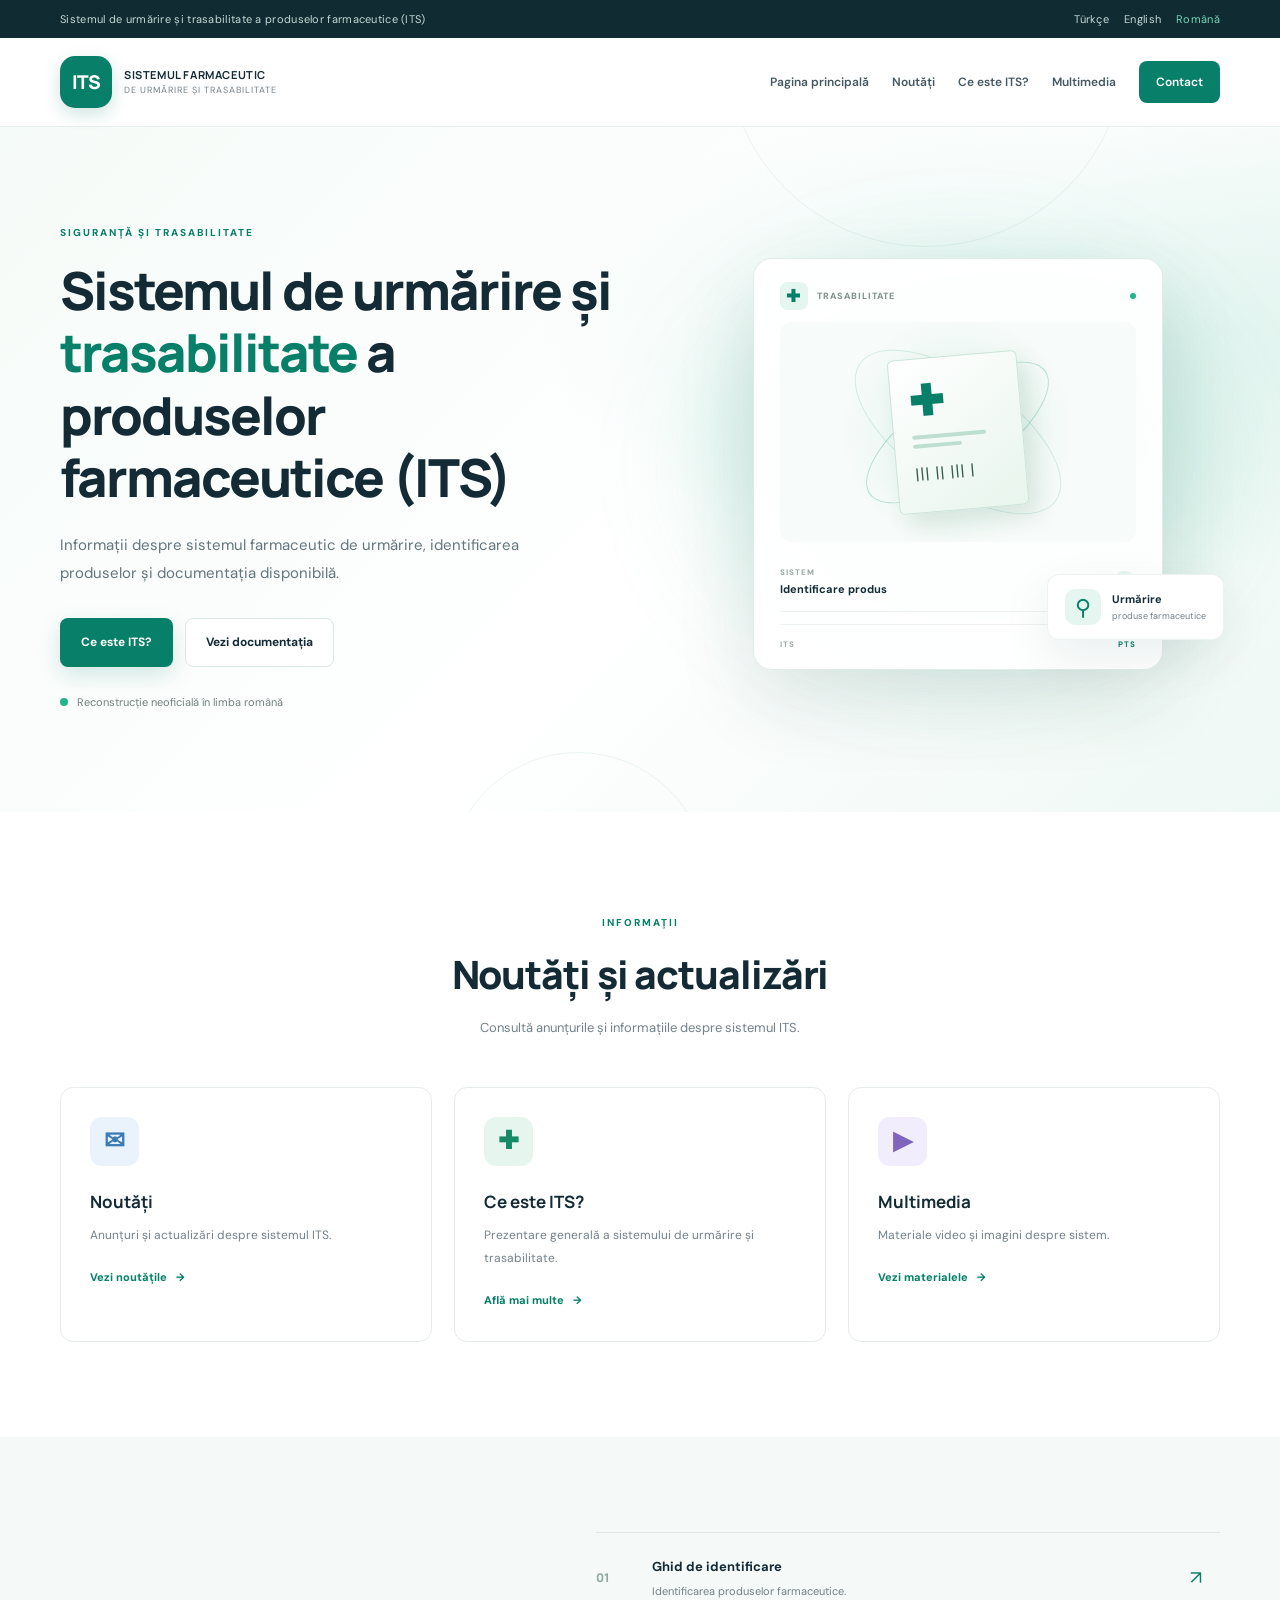
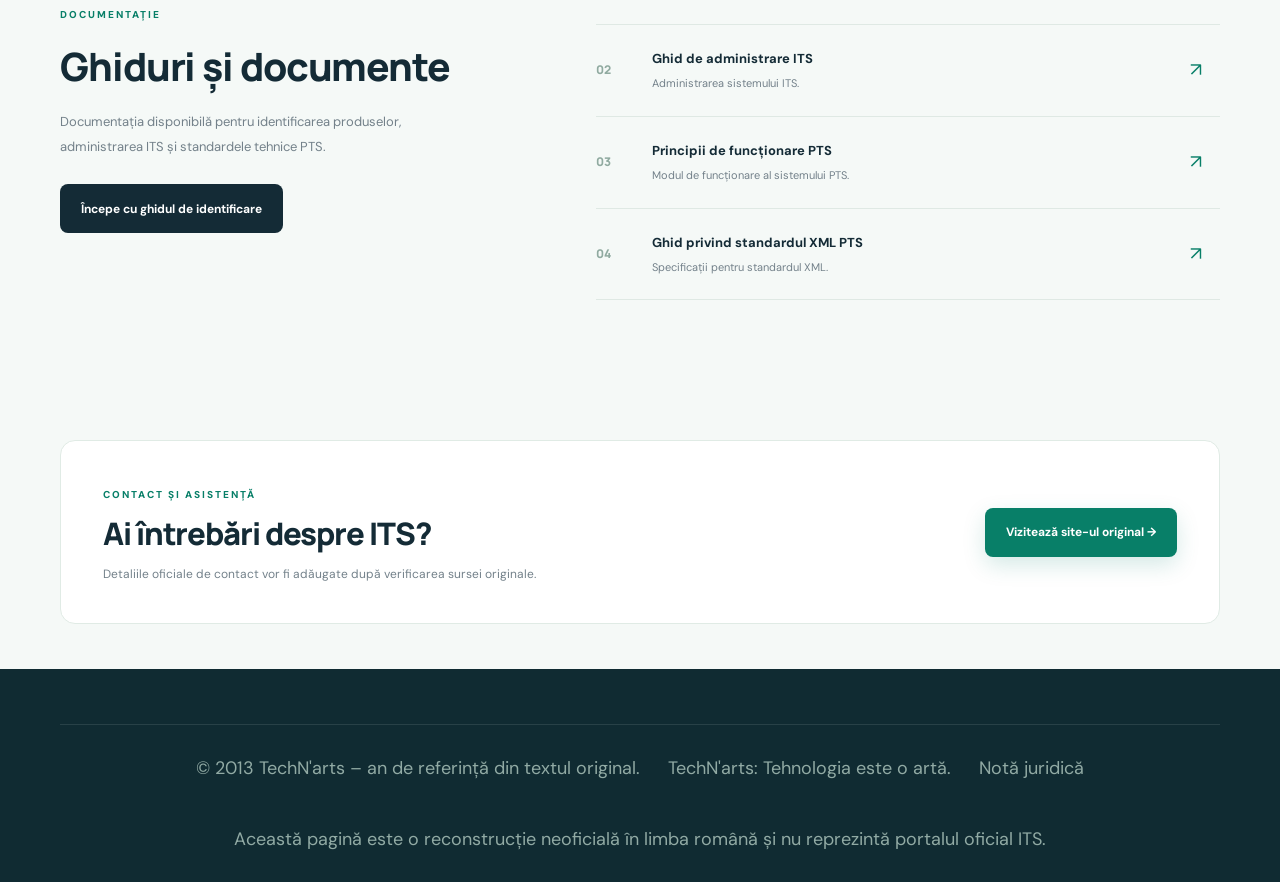
<file: index.html>
﻿<!DOCTYPE html>
<html lang="ro">
<head>
<meta charset="UTF-8">
<meta name="viewport" content="width=device-width, initial-scale=1.0">
<meta name="description" content="Sistemul de urmărire și trasabilitate a produselor farmaceutice (ITS).">
<title>ITS | Sistem de Urmărire și Trasabilitate Farmaceutică</title>
<link rel="stylesheet" href="styles.css">
</head>
<body>

<div class="top-bar">
  <div class="container top-bar-content">
    <span>Sistemul de urmărire și trasabilitate a produselor farmaceutice (ITS)</span>
    <div class="language-switch">
      <a href="#">Türkçe</a>
      <a href="#">English</a>
      <span>Română</span>
    </div>
  </div>
</div>

<header class="header">
  <div class="container nav-container">
    <a href="#acasa" class="logo">
      <span class="logo-symbol">ITS</span>
      <span class="logo-text">
        <strong>SISTEMUL FARMACEUTIC</strong>
        <small>DE URMĂRIRE ȘI TRASABILITATE</small>
      </span>
    </a>

    <button class="menu-toggle" type="button" aria-label="Deschide meniul" aria-controls="navigation" aria-expanded="false">&#9776;</button>

    <nav class="navigation" id="navigation" aria-label="Navigare principală">
      <a href="#acasa">Pagina principală</a>
      <a href="pages/noutati.html">Noutăți</a>
      <a href="pages/despre-itc.html">Ce este ITS?</a>
      <a href="pages/multimedia.html">Multimedia</a>
      <a href="pages/contact.html" class="nav-button">Contact</a>
    </nav>
  </div>
</header>

<main>

  <!-- HERO -->
  <section class="hero" id="acasa">
    <span class="hero-decoration decoration-one"></span>
    <span class="hero-decoration decoration-two"></span>
    <div class="container hero-content">
      <div class="hero-text">
        <span class="eyebrow">SIGURANȚĂ ȘI TRASABILITATE</span>
        <h1>Sistemul de urmărire și <span>trasabilitate</span> a produselor farmaceutice (ITS)</h1>
        <p>Informații despre sistemul farmaceutic de urmărire, identificarea produselor și documentația disponibilă.</p>
        <div class="hero-actions">
          <a href="pages/despre-itc.html" class="button button-primary">Ce este ITS?</a>
          <a href="#documentatie" class="button button-secondary">Vezi documentația</a>
        </div>
        <div class="hero-note">
          <span class="status-dot"></span>
          <span>Reconstrucție neoficială în limba română</span>
        </div>
      </div>

      <div class="hero-visual" aria-hidden="true">
        <div class="visual-glow"></div>
        <div class="visual-card">
          <div class="visual-card-header">
            <span class="mini-icon">&#10010;</span>
            <span>TRASABILITATE</span>
            <span class="live-dot"></span>
          </div>
          <div class="package-illustration">
            <span class="orbit"></span>
            <span class="orbit orbit-two"></span>
            <div class="package-box">
              <div class="package-cross">&#10010;</div>
              <div class="package-line"></div>
              <div class="package-line short"></div>
              <div class="package-barcode">||| || ||| |</div>
            </div>
          </div>
          <div class="tracking-info">
            <div>
              <small>SISTEM</small>
              <strong>Identificare produs</strong>
            </div>
            <span class="tracking-check">&#10003;</span>
          </div>
          <div class="tracking-line"></div>
          <div class="visual-footer">
            <span>ITS</span>
            <span>PTS</span>
          </div>
        </div>
        <div class="floating-badge">
          <span class="floating-icon">&#9906;</span>
          <div>
            <strong>Urmărire</strong>
            <small>produse farmaceutice</small>
          </div>
        </div>
      </div>
    </div>
  </section>

  <!-- INFORMAȚII -->
  <section class="section-padding intro" id="noutati">
    <div class="container">
      <div class="section-heading">
        <span class="eyebrow">INFORMAȚII</span>
        <h2>Noutăți și actualizări</h2>
        <p>Consultă anunțurile și informațiile despre sistemul ITS.</p>
      </div>

      <div class="feature-grid">
        <article class="feature-card">
          <div class="feature-icon icon-blue">&#9993;</div>
          <h3>Noutăți</h3>
          <p>Anunțuri și actualizări despre sistemul ITS.</p>
          <a href="pages/noutati.html">Vezi noutățile <span>&rarr;</span></a>
        </article>

        <article class="feature-card">
          <div class="feature-icon icon-green">&#10010;</div>
          <h3>Ce este ITS?</h3>
          <p>Prezentare generală a sistemului de urmărire și trasabilitate.</p>
          <a href="pages/despre-itc.html">Află mai multe <span>&rarr;</span></a>
        </article>

        <article class="feature-card">
          <div class="feature-icon icon-purple">&#9654;</div>
          <h3>Multimedia</h3>
          <p>Materiale video și imagini despre sistem.</p>
          <a href="pages/multimedia.html">Vezi materialele <span>&rarr;</span></a>
        </article>
      </div>
    </div>
  </section>

  <!-- DOCUMENTAȚIE -->
  <section class="section-padding services" id="documentatie">
    <div class="container services-layout">
      <div class="services-heading">
        <span class="eyebrow">DOCUMENTAȚIE</span>
        <h2>Ghiduri și documente</h2>
        <p>Documentația disponibilă pentru identificarea produselor, administrarea ITS și standardele tehnice PTS.</p>
        <a href="pages/ghid-identificare.html" class="button button-dark">Începe cu ghidul de identificare</a>
      </div>

      <div class="service-list">
        <a href="pages/ghid-identificare.html" class="service-item">
          <span class="service-number">01</span>
          <span class="service-copy">
            <strong>Ghid de identificare</strong>
            <small>Identificarea produselor farmaceutice.</small>
          </span>
          <span class="service-arrow">&nearr;</span>
        </a>

        <a href="pages/ghid-administrare-its.html" class="service-item">
          <span class="service-number">02</span>
          <span class="service-copy">
            <strong>Ghid de administrare ITS</strong>
            <small>Administrarea sistemului ITS.</small>
          </span>
          <span class="service-arrow">&nearr;</span>
        </a>

        <a href="pages/principii-functionare-pts.html" class="service-item">
          <span class="service-number">03</span>
          <span class="service-copy">
            <strong>Principii de funcționare PTS</strong>
            <small>Modul de funcționare al sistemului PTS.</small>
          </span>
          <span class="service-arrow">&nearr;</span>
        </a>

        <a href="pages/standard-xml-pts.html" class="service-item">
          <span class="service-number">04</span>
          <span class="service-copy">
            <strong>Ghid privind standardul XML PTS</strong>
            <small>Specificații pentru standardul XML.</small>
          </span>
          <span class="service-arrow">&nearr;</span>
        </a>
      </div>
    </div>
  </section>

  <!-- CONTACT -->
  <section class="contact-section" id="contact">
    <div class="container">
      <div class="contact-panel">
        <div>
          <span class="eyebrow">CONTACT ȘI ASISTENȚĂ</span>
          <h2>Ai întrebări despre ITS?</h2>
          <p>Detaliile oficiale de contact vor fi adăugate după verificarea sursei originale.</p>
        </div>
        <a href="https://its.technarts.com/index.php?lang=en" target="_blank" rel="noopener noreferrer" class="button button-primary">Vizitează site-ul original &rarr;</a>
      </div>
    </div>
  </section>

</main>

<footer class="footer">
  <div class="container footer-bottom">
    <span>&copy; 2013 TechN'arts &ndash; an de referință din textul original.</span>
    <span>TechN'arts: Tehnologia este o artă.</span>
    <a href="pages/nota-juridica.html">Notă juridică</a>
  </div>
  <div id="legal" class="legal-note">
    Această pagină este o reconstrucție neoficială în limba română și nu reprezintă portalul oficial ITS.
  </div>
</footer>

<script src="script.js"></script>
</body>
</html>
</file>
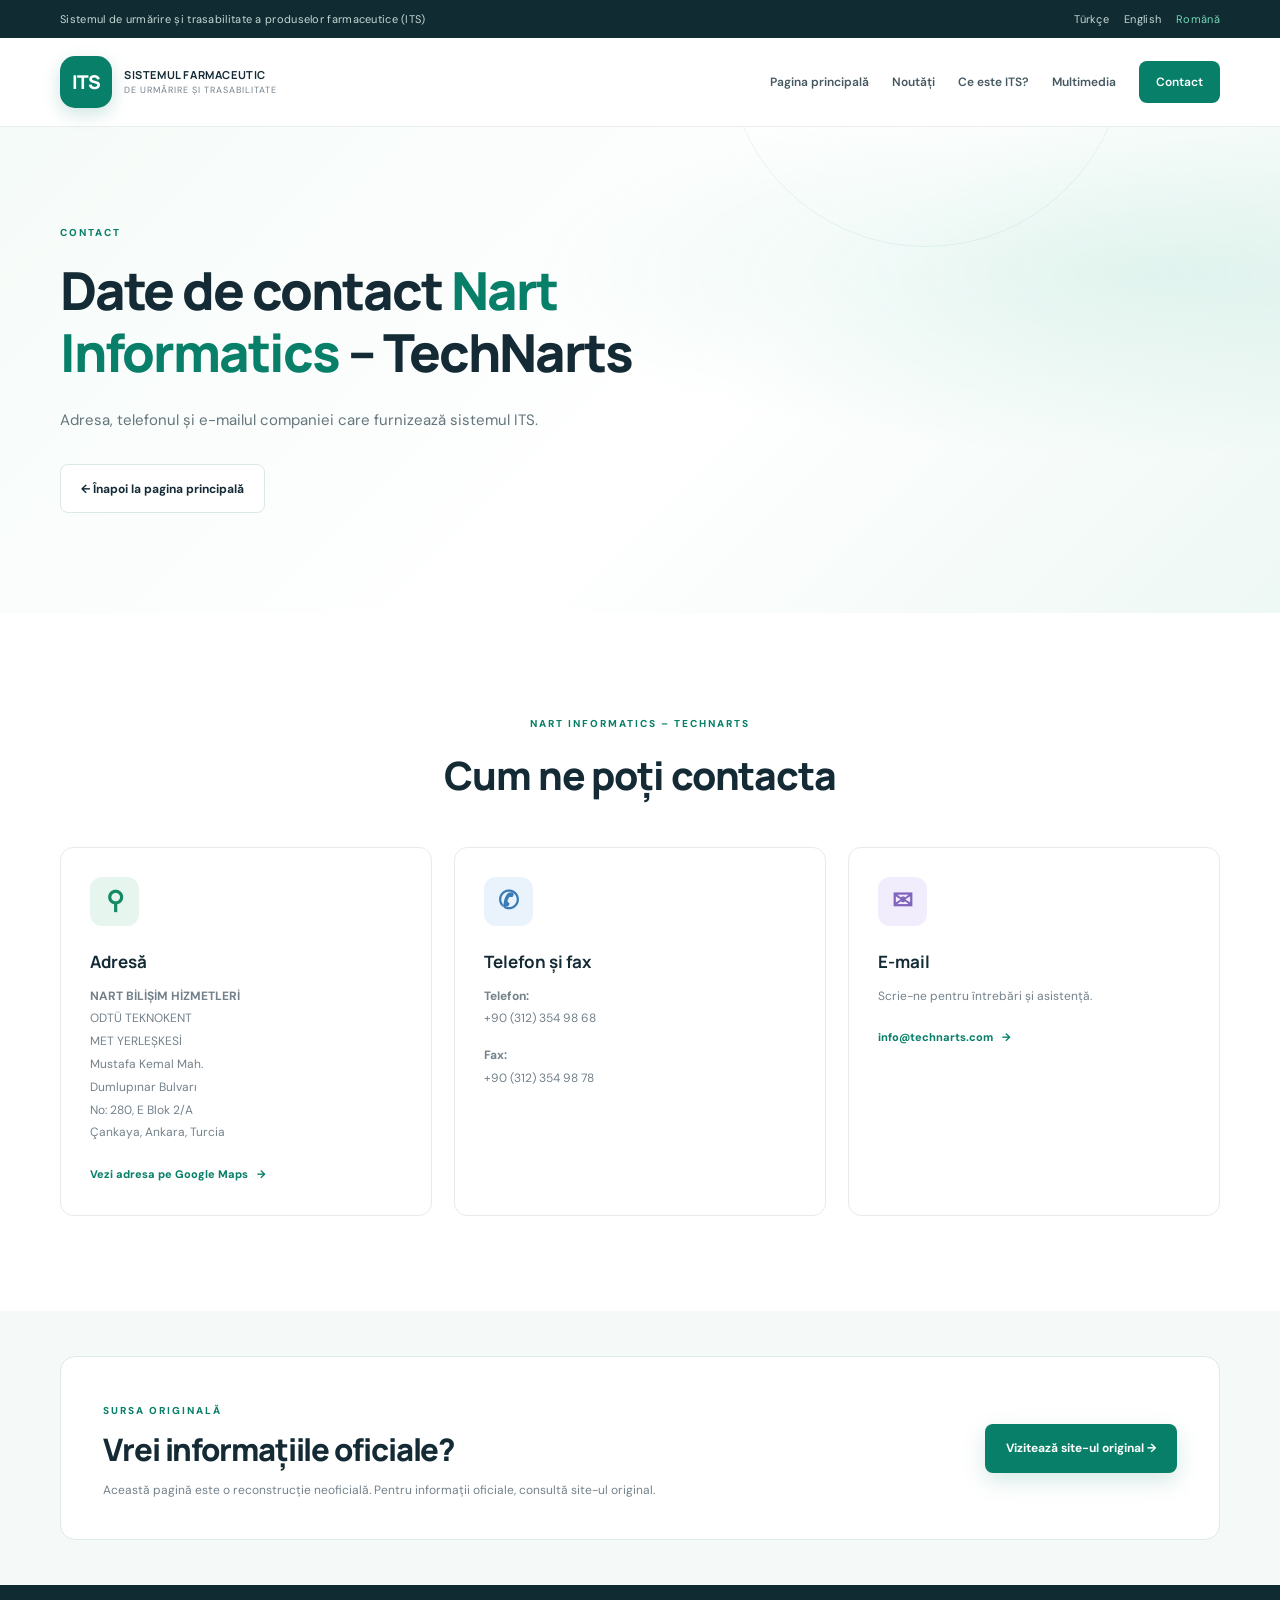
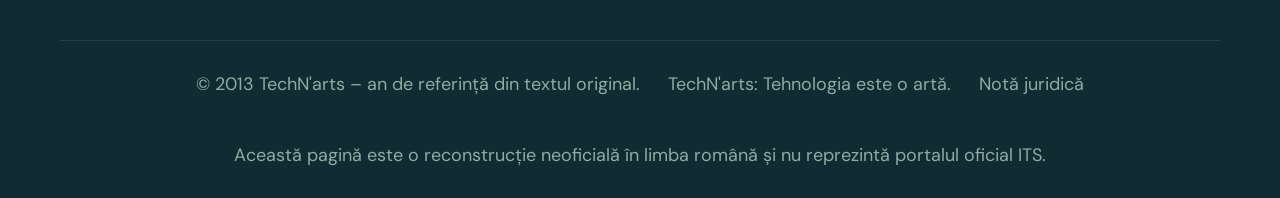
<file: pages/contact.html>
﻿<!DOCTYPE html>
<html lang="ro">
<head>
<meta charset="UTF-8">
<meta name="viewport" content="width=device-width, initial-scale=1.0">
<meta name="description" content="Date de contact Nart Informatics - TechNarts, furnizorul sistemului ITS.">
<title>Contact | ITS Română</title>
<link rel="stylesheet" href="../styles.css">
</head>
<body>

<div class="top-bar">
  <div class="container top-bar-content">
    <span>Sistemul de urmărire și trasabilitate a produselor farmaceutice (ITS)</span>
    <div class="language-switch">
      <a href="#">Türkçe</a>
      <a href="#">English</a>
      <span>Română</span>
    </div>
  </div>
</div>

<header class="header">
  <div class="container nav-container">
    <a href="../index.html" class="logo">
      <span class="logo-symbol">ITS</span>
      <span class="logo-text">
        <strong>SISTEMUL FARMACEUTIC</strong>
        <small>DE URMĂRIRE ȘI TRASABILITATE</small>
      </span>
    </a>

    <button class="menu-toggle" type="button" aria-label="Deschide meniul" aria-controls="navigation" aria-expanded="false">&#9776;</button>

    <nav class="navigation" id="navigation" aria-label="Navigare principală">
      <a href="../index.html">Pagina principală</a>
      <a href="noutati.html">Noutăți</a>
      <a href="despre-itc.html">Ce este ITS?</a>
      <a href="multimedia.html">Multimedia</a>
      <a href="contact.html" class="nav-button" aria-current="page">Contact</a>
    </nav>
  </div>
</header>

<main>

  <section class="hero">
    <span class="hero-decoration decoration-one"></span>
    <div class="container">
      <div class="hero-text">
        <span class="eyebrow">CONTACT</span>
        <h1>Date de contact <span>Nart Informatics</span> &ndash; TechNarts</h1>
        <p>Adresa, telefonul și e-mailul companiei care furnizează sistemul ITS.</p>
        <div class="hero-actions">
          <a href="../index.html" class="button button-secondary">&larr; Înapoi la pagina principală</a>
        </div>
      </div>
    </div>
  </section>

  <section class="section-padding intro">
    <div class="container">
      <div class="section-heading">
        <span class="eyebrow">NART INFORMATICS &ndash; TECHNARTS</span>
        <h2>Cum ne poți contacta</h2>
      </div>

      <div class="feature-grid">
        <article class="feature-card">
          <div class="feature-icon icon-green">&#9906;</div>
          <h3>Adresă</h3>
          <p>
            <strong>NART BİLİŞİM HİZMETLERİ</strong><br>
            ODTÜ TEKNOKENT<br>
            MET YERLEŞKESİ<br>
            Mustafa Kemal Mah.<br>
            Dumlupınar Bulvarı<br>
            No: 280, E Blok 2/A<br>
            Çankaya, Ankara, Turcia
          </p>
          <a href="https://www.google.com/maps/search/?api=1&amp;query=ODTU+Teknokent+MET+Yerleskesi+Ankara" target="_blank" rel="noopener noreferrer">Vezi adresa pe Google Maps <span>&rarr;</span></a>
        </article>

        <article class="feature-card">
          <div class="feature-icon icon-blue">&#9990;</div>
          <h3>Telefon și fax</h3>
          <p>
            <strong>Telefon:</strong><br>
            <a href="tel:+903123549868">+90 (312) 354 98 68</a>
          </p>
          <p style="margin-top: 14px;">
            <strong>Fax:</strong><br>
            +90 (312) 354 98 78
          </p>
        </article>

        <article class="feature-card">
          <div class="feature-icon icon-purple">&#9993;</div>
          <h3>E-mail</h3>
          <p>Scrie-ne pentru întrebări și asistență.</p>
          <a href="mailto:info@technarts.com">info@technarts.com <span>&rarr;</span></a>
        </article>
      </div>
    </div>
  </section>

  <section class="contact-section">
    <div class="container">
      <div class="contact-panel">
        <div>
          <span class="eyebrow">SURSA ORIGINALĂ</span>
          <h2>Vrei informațiile oficiale?</h2>
          <p>Această pagină este o reconstrucție neoficială. Pentru informații oficiale, consultă site-ul original.</p>
        </div>
        <a href="https://its.technarts.com/index.php?lang=en" target="_blank" rel="noopener noreferrer" class="button button-primary">Vizitează site-ul original &rarr;</a>
      </div>
    </div>
  </section>

</main>

<footer class="footer">
  <div class="container footer-bottom">
    <span>&copy; 2013 TechN'arts &ndash; an de referință din textul original.</span>
    <span>TechN'arts: Tehnologia este o artă.</span>
    <a href="nota-juridica.html">Notă juridică</a>
  </div>
  <div id="legal" class="legal-note">
    Această pagină este o reconstrucție neoficială în limba română și nu reprezintă portalul oficial ITS.
  </div>
</footer>

<script src="../script.js"></script>
</body>
</html>
</file>
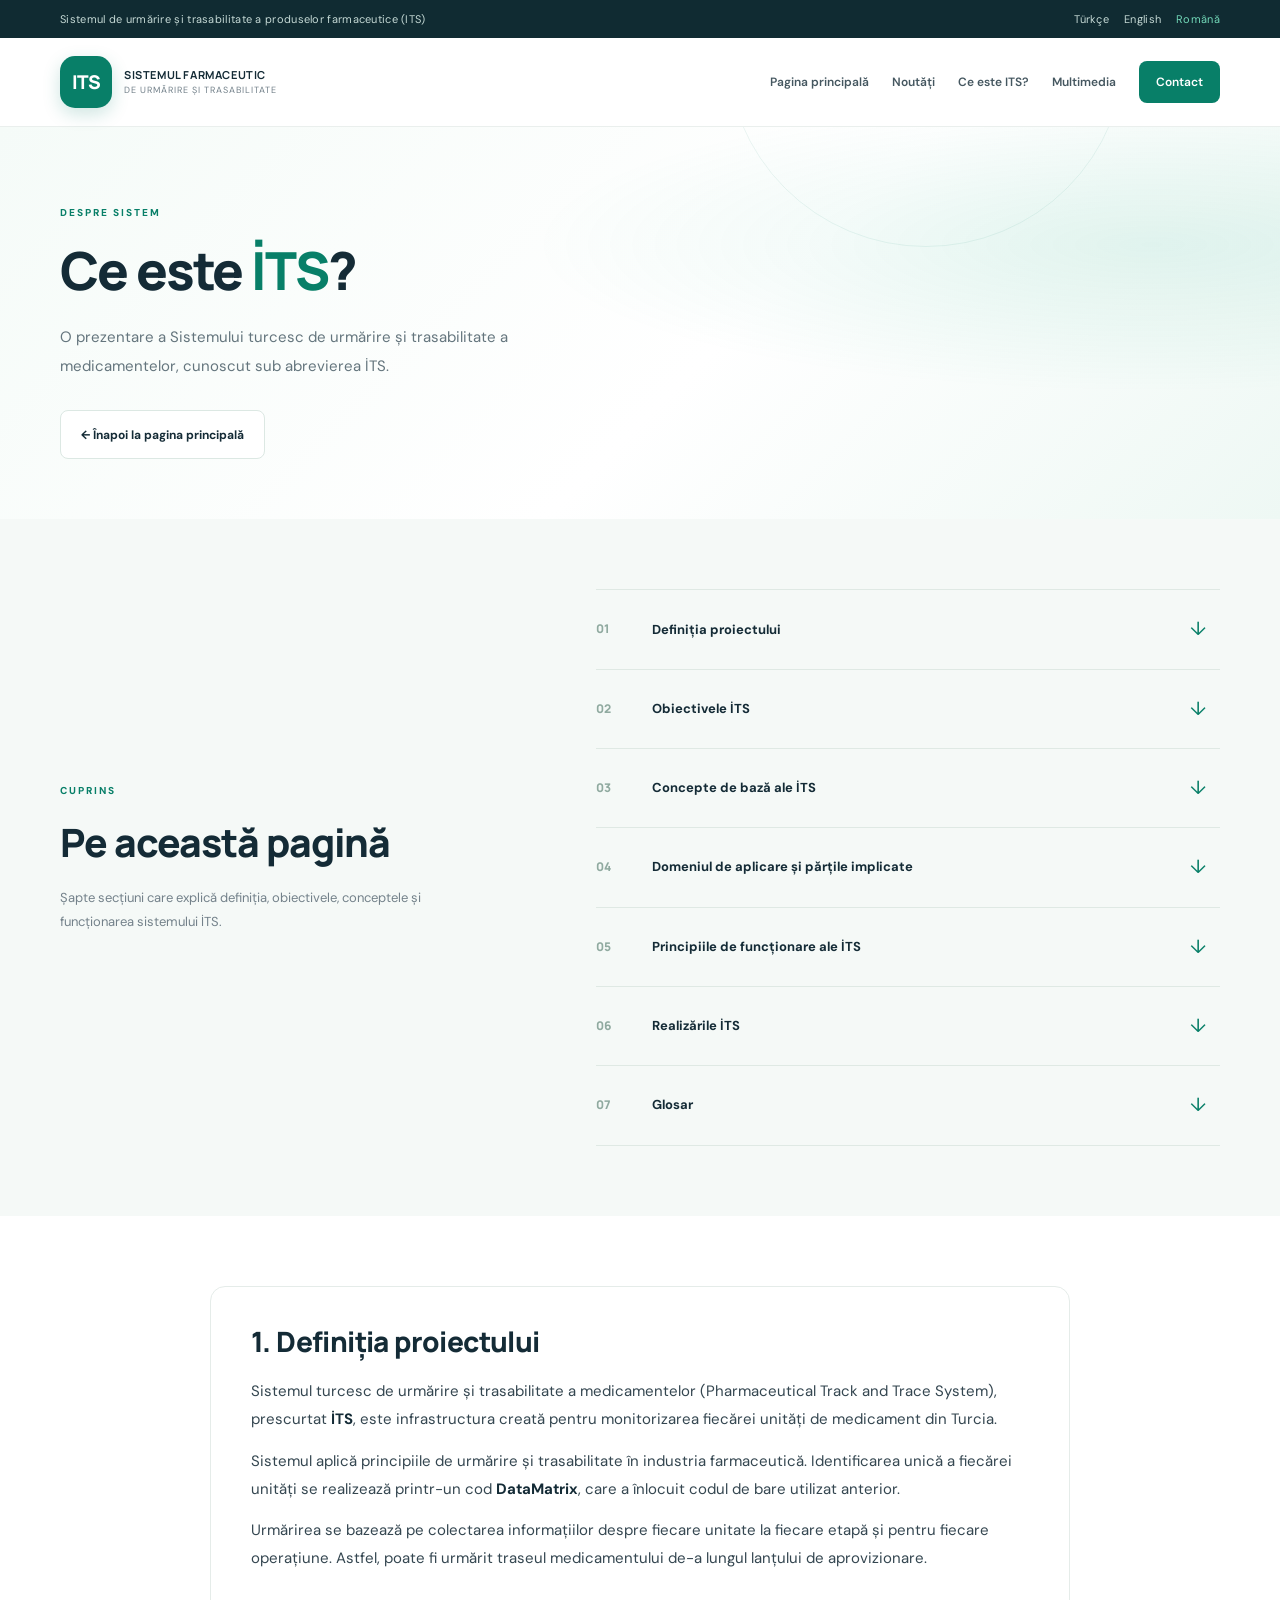
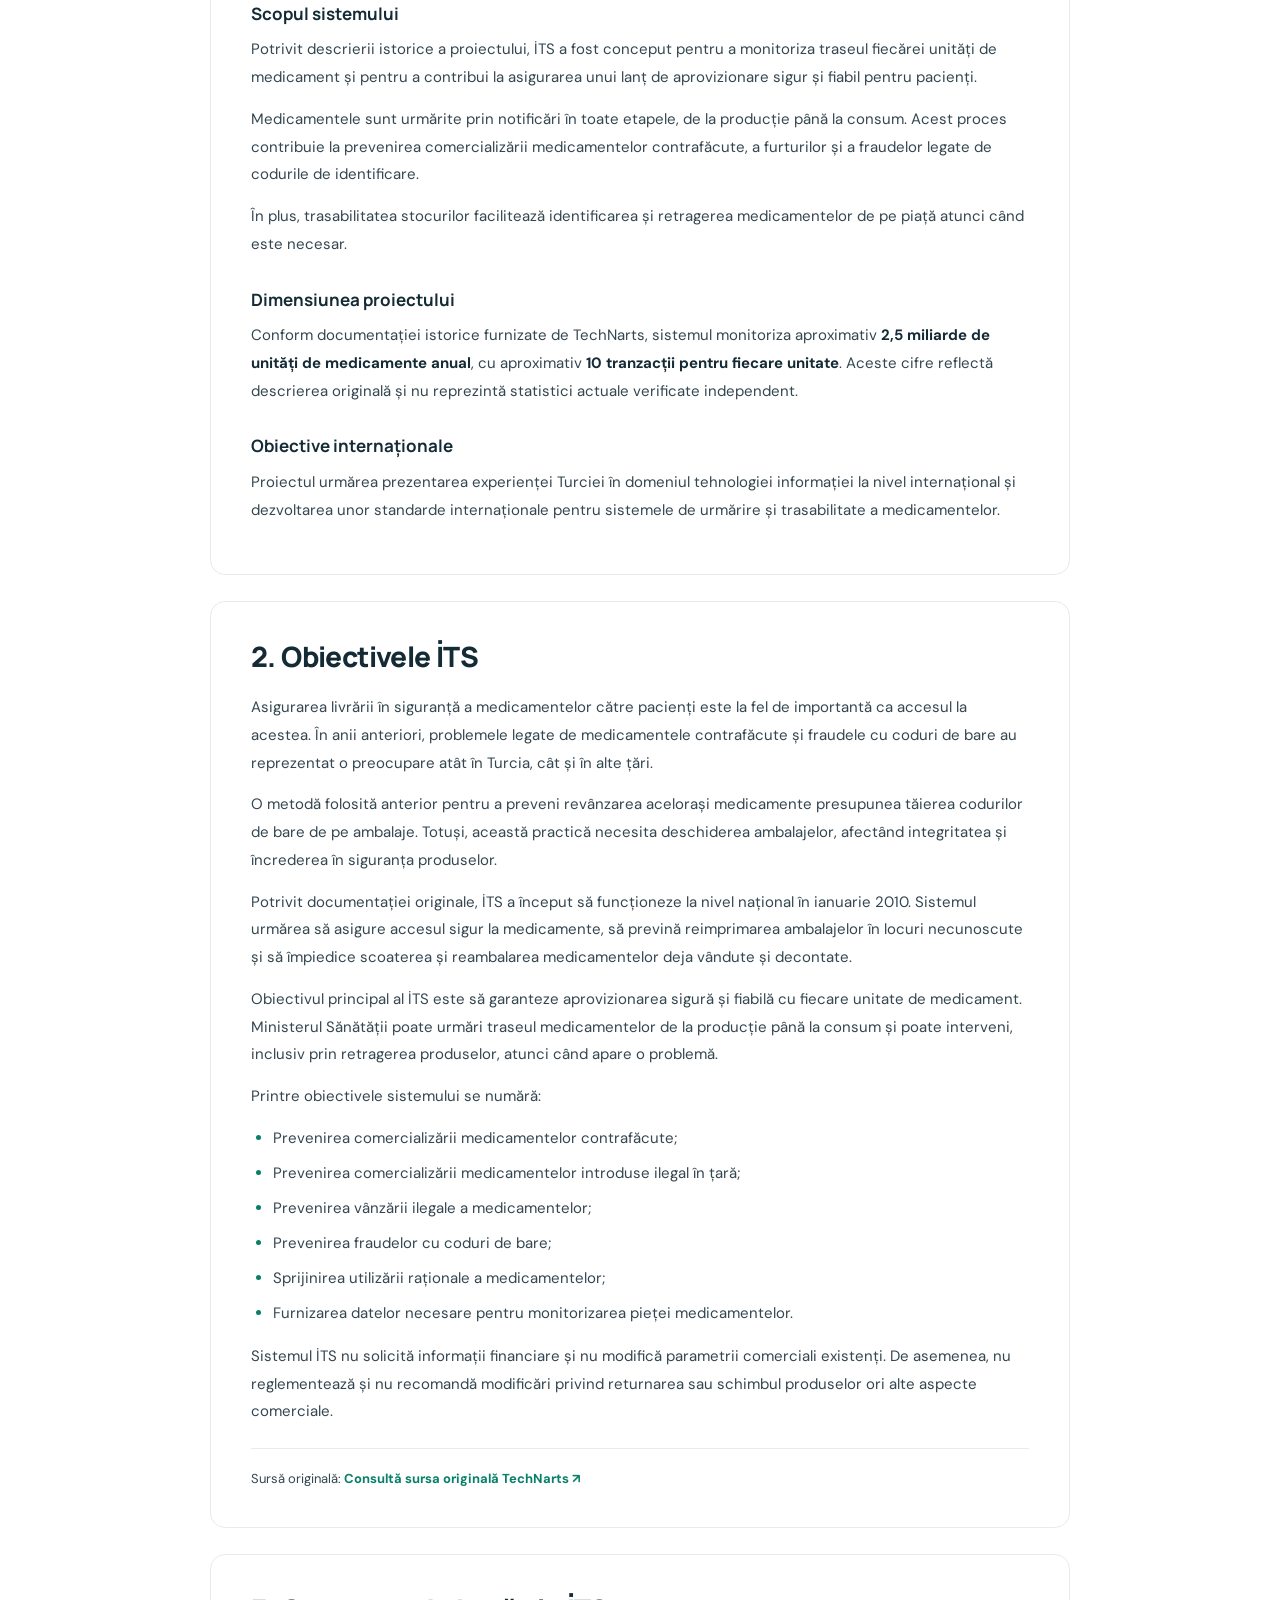
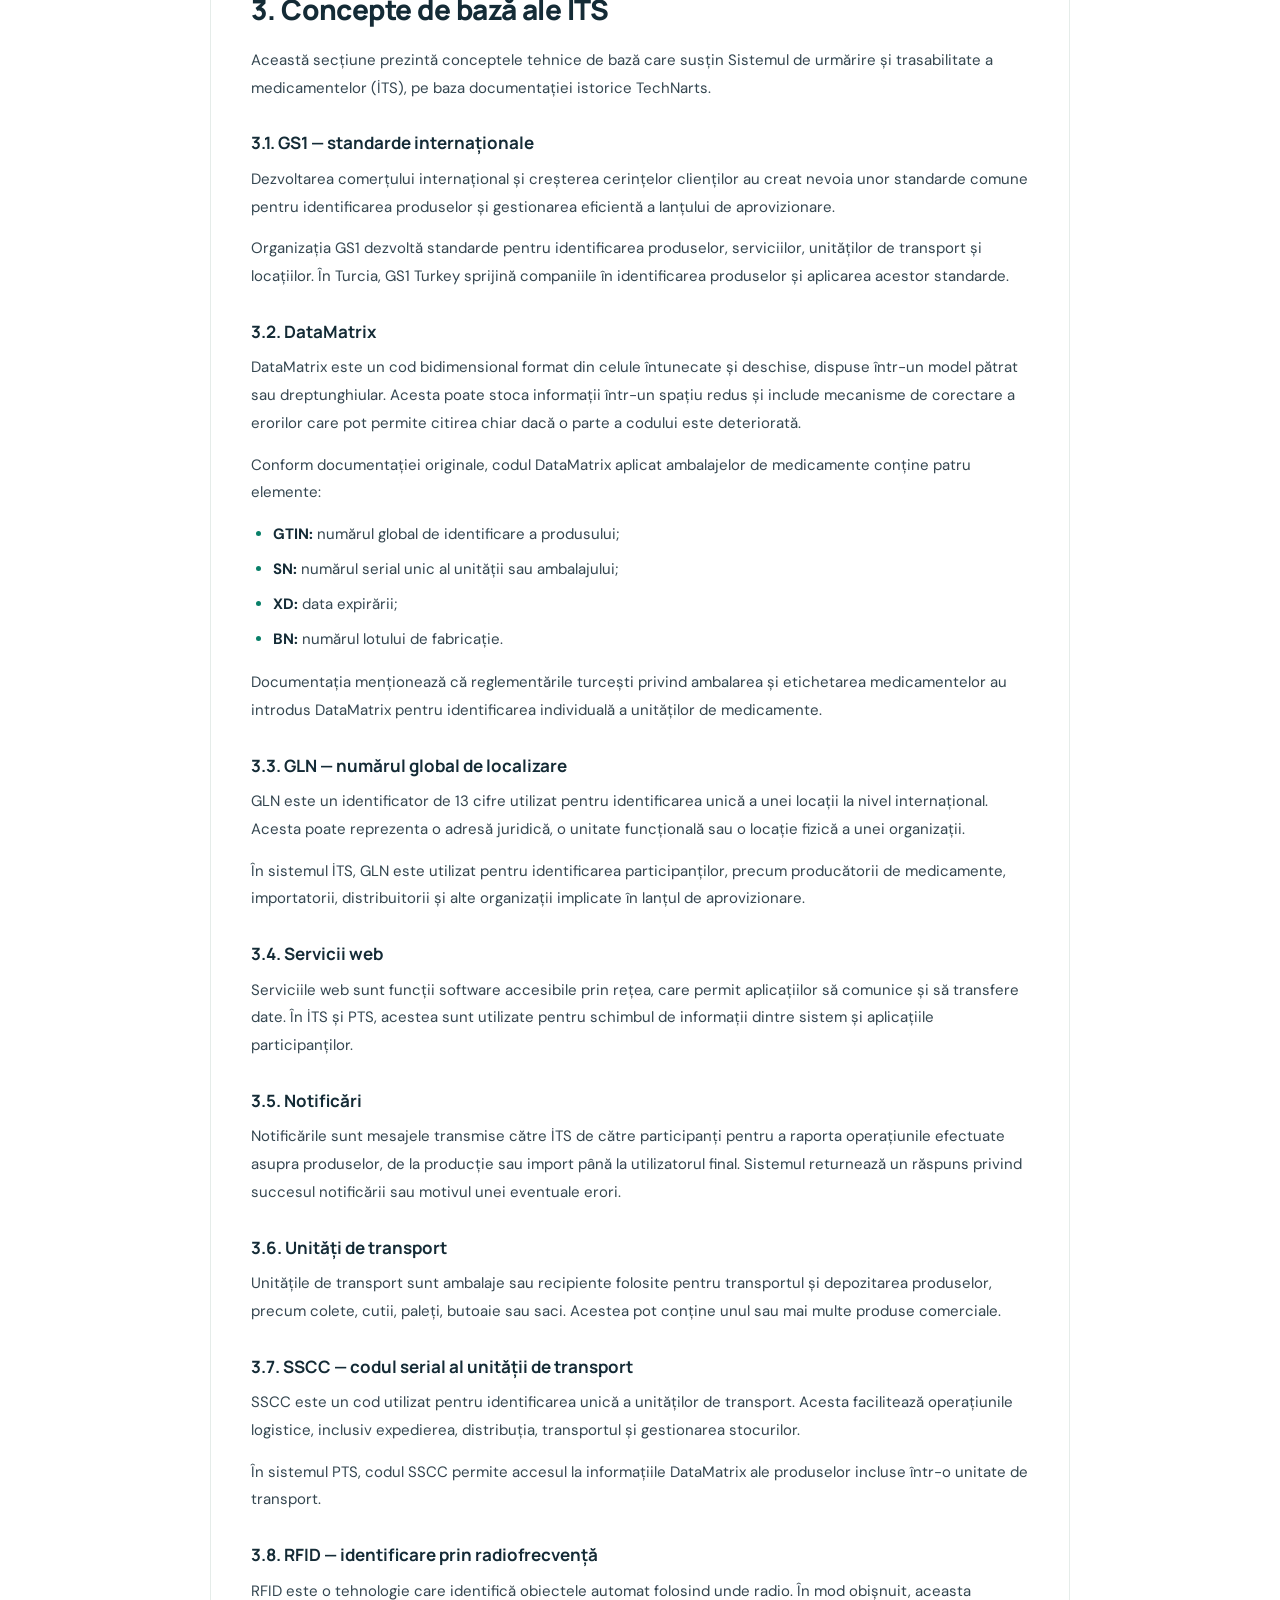
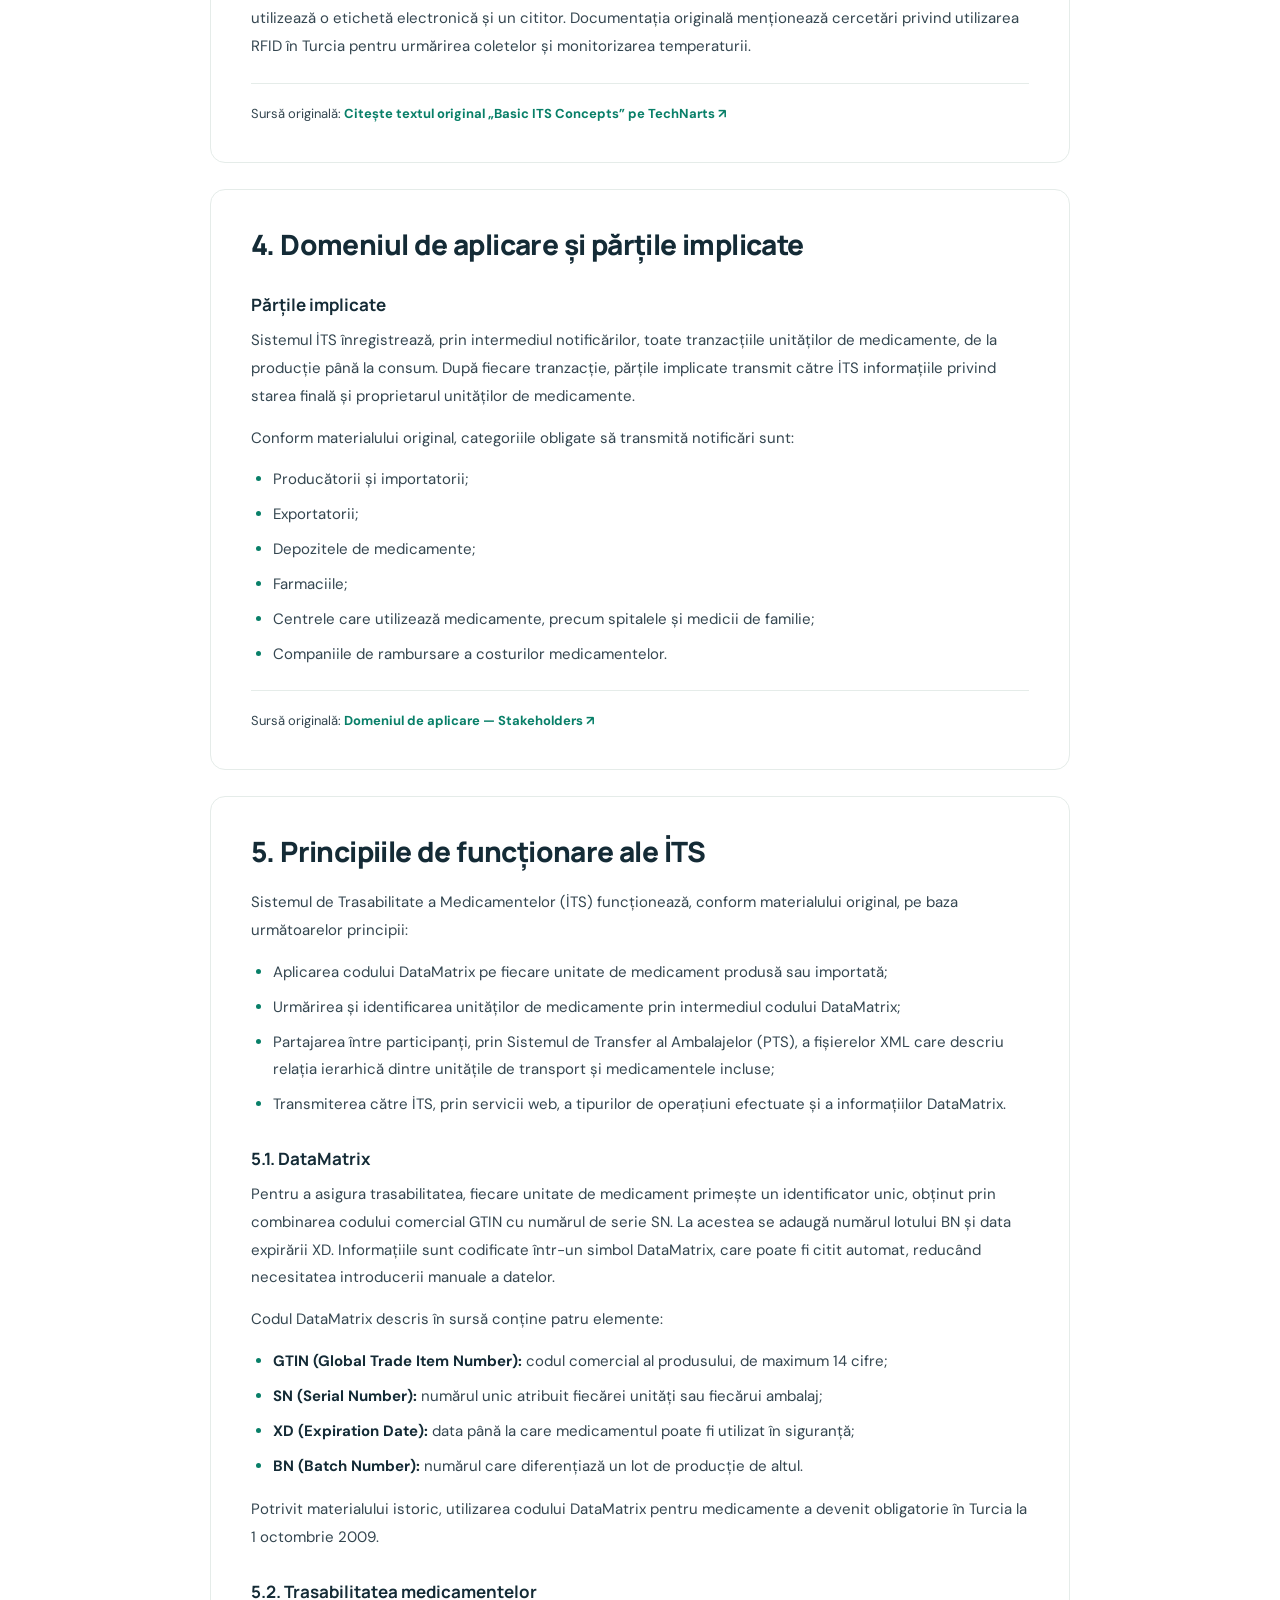
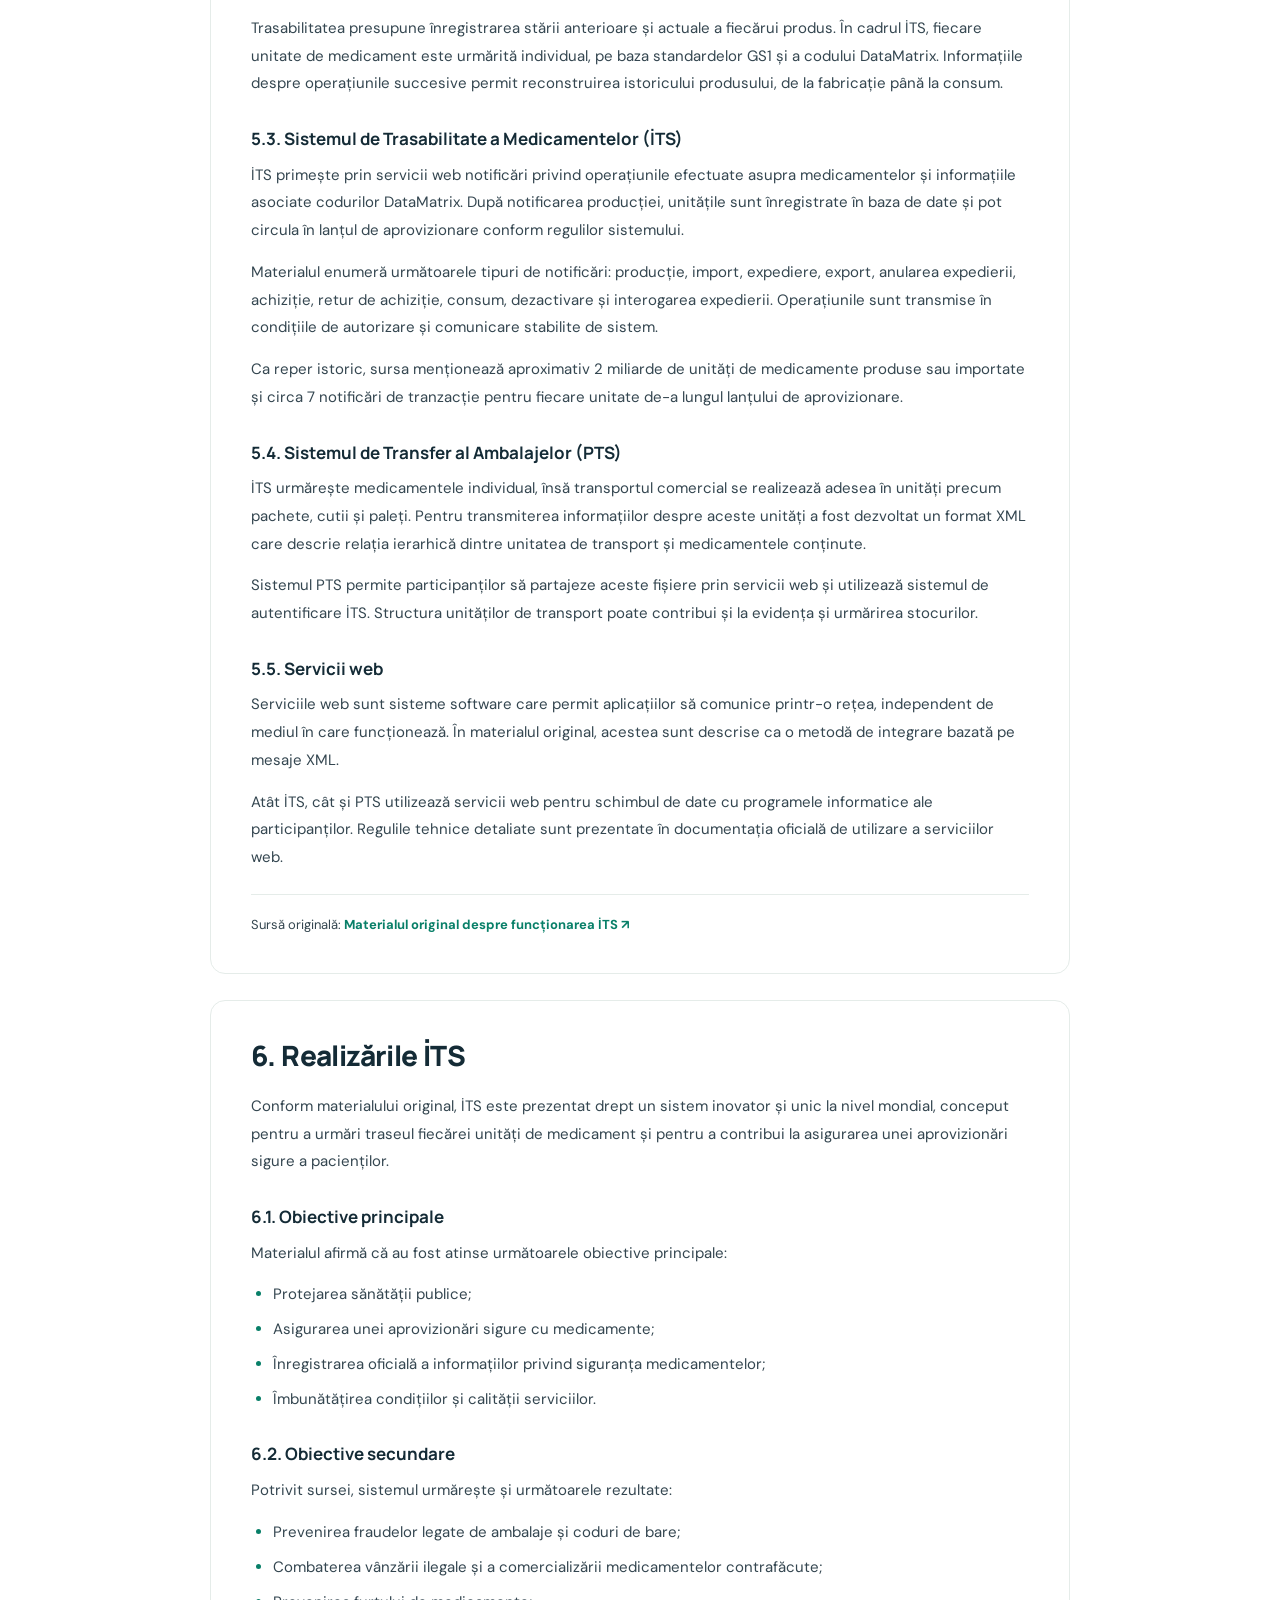
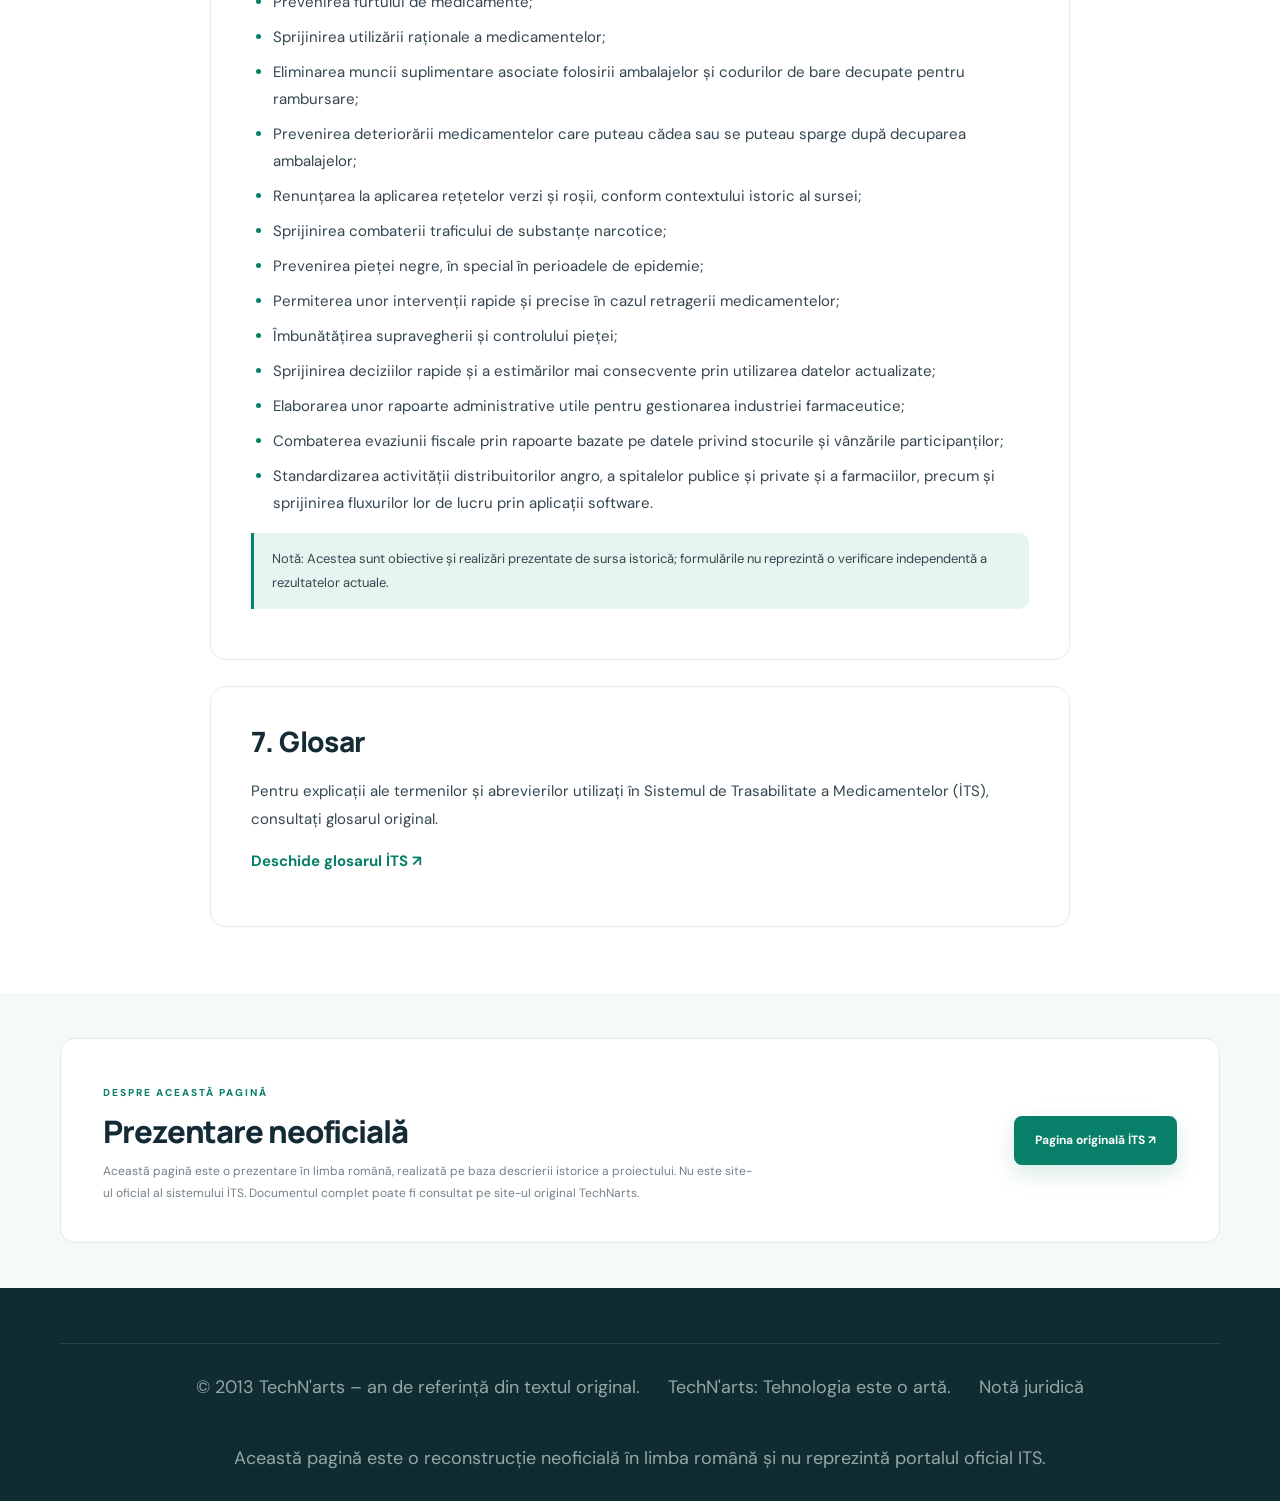
<file: pages/despre-itc.html>
<!DOCTYPE html>
<html lang="ro">
<head>
<meta charset="UTF-8">
<meta name="viewport" content="width=device-width, initial-scale=1.0">
<meta name="description" content="Prezentare în limba română a Sistemului turcesc de urmărire și trasabilitate a medicamentelor (İTS).">
<title>Ce este İTS? | Arhiva İTS România</title>
<link rel="stylesheet" href="../styles.css">

<style>
  /* Long-form article styles (built on the site's design tokens) */
  .article-hero { padding: 70px 0 60px; }
  .article-hero .hero-text { max-width: 760px; }

  .article-wrap {
    width: min(860px, calc(100% - 48px));
    margin: 0 auto;
  }

  .doc-section {
    margin-bottom: 26px;
    padding: 36px 40px;
    border: 1px solid var(--border);
    border-radius: 15px;
    background: #fff;
    scroll-margin-top: 110px;
  }

  .doc-section h2 {
    margin-bottom: 18px;
    color: var(--navy);
    font-family: 'Manrope', sans-serif;
    font-size: clamp(22px, 2.6vw, 28px);
    font-weight: 800;
    line-height: 1.35;
    letter-spacing: -0.6px;
  }

  .doc-section h3 {
    margin: 28px 0 10px;
    color: var(--navy);
    font-family: 'Manrope', sans-serif;
    font-size: 17px;
    line-height: 1.5;
  }

  .doc-section p {
    margin-bottom: 14px;
    color: var(--text);
    font-size: 15px;
    line-height: 1.85;
  }

  .doc-section ul {
    margin: 0 0 16px;
    padding-left: 22px;
  }

  .doc-section li {
    margin-bottom: 8px;
    color: var(--text);
    font-size: 15px;
    line-height: 1.8;
  }

  .doc-section li::marker { color: var(--green); }

  .doc-section strong { color: var(--navy); }

  .doc-note {
    padding: 14px 18px;
    border-left: 3px solid var(--green);
    border-radius: 0 10px 10px 0;
    background: var(--green-light);
    font-size: 13px !important;
  }

  .doc-source {
    margin-top: 22px;
    padding-top: 18px;
    border-top: 1px solid var(--border);
  }

  .doc-source p { margin: 0; font-size: 13px; }

  .doc-source a,
  .doc-section p > a {
    color: var(--green);
    font-weight: 700;
    overflow-wrap: anywhere;
  }

  .doc-source a:hover,
  .doc-section p > a:hover { color: var(--green-dark); text-decoration: underline; }

  @media (max-width: 600px) {
    .article-wrap { width: calc(100% - 32px); }
    .doc-section { padding: 26px 22px; }
  }
</style>
</head>
<body>

<div class="top-bar">
  <div class="container top-bar-content">
    <span>Sistemul de urmărire și trasabilitate a produselor farmaceutice (ITS)</span>
    <div class="language-switch">
      <a href="#">Türkçe</a>
      <a href="#">English</a>
      <span>Română</span>
    </div>
  </div>
</div>

<header class="header">
  <div class="container nav-container">
    <a href="../index.html" class="logo">
      <span class="logo-symbol">ITS</span>
      <span class="logo-text">
        <strong>SISTEMUL FARMACEUTIC</strong>
        <small>DE URMĂRIRE ȘI TRASABILITATE</small>
      </span>
    </a>

    <button class="menu-toggle" type="button" aria-label="Deschide meniul" aria-controls="navigation" aria-expanded="false">&#9776;</button>

    <nav class="navigation" id="navigation" aria-label="Navigare principală">
      <a href="../index.html">Pagina principală</a>
      <a href="noutati.html">Noutăți</a>
      <a href="despre-itc.html" aria-current="page">Ce este ITS?</a>
      <a href="multimedia.html">Multimedia</a>
      <a href="contact.html" class="nav-button">Contact</a>
    </nav>
  </div>
</header>

<main>

  <section class="hero article-hero">
    <span class="hero-decoration decoration-one"></span>
    <div class="container">
      <div class="hero-text">
        <span class="eyebrow">DESPRE SISTEM</span>
        <h1>Ce este <span>İTS</span>?</h1>
        <p>O prezentare a Sistemului turcesc de urmărire și trasabilitate a medicamentelor, cunoscut sub abrevierea İTS.</p>
        <div class="hero-actions">
          <a href="../index.html" class="button button-secondary">&larr; Înapoi la pagina principală</a>
        </div>
      </div>
    </div>
  </section>

  <!-- CUPRINS -->
  <section class="section-padding services" style="padding: 70px 0;">
    <div class="container services-layout">
      <div class="services-heading">
        <span class="eyebrow">CUPRINS</span>
        <h2>Pe această pagină</h2>
        <p>Șapte secțiuni care explică definiția, obiectivele, conceptele și funcționarea sistemului İTS.</p>
      </div>

      <div class="service-list">
        <a href="#definitie" class="service-item">
          <span class="service-number">01</span>
          <span class="service-copy"><strong>Definiția proiectului</strong></span>
          <span class="service-arrow">&darr;</span>
        </a>
        <a href="#obiective" class="service-item">
          <span class="service-number">02</span>
          <span class="service-copy"><strong>Obiectivele İTS</strong></span>
          <span class="service-arrow">&darr;</span>
        </a>
        <a href="#concepte" class="service-item">
          <span class="service-number">03</span>
          <span class="service-copy"><strong>Concepte de bază ale İTS</strong></span>
          <span class="service-arrow">&darr;</span>
        </a>
        <a href="#parti" class="service-item">
          <span class="service-number">04</span>
          <span class="service-copy"><strong>Domeniul de aplicare și părțile implicate</strong></span>
          <span class="service-arrow">&darr;</span>
        </a>
        <a href="#principii" class="service-item">
          <span class="service-number">05</span>
          <span class="service-copy"><strong>Principiile de funcționare ale İTS</strong></span>
          <span class="service-arrow">&darr;</span>
        </a>
        <a href="#realizari" class="service-item">
          <span class="service-number">06</span>
          <span class="service-copy"><strong>Realizările İTS</strong></span>
          <span class="service-arrow">&darr;</span>
        </a>
        <a href="#glosar" class="service-item">
          <span class="service-number">07</span>
          <span class="service-copy"><strong>Glosar</strong></span>
          <span class="service-arrow">&darr;</span>
        </a>
      </div>
    </div>
  </section>

  <!-- ARTICOL -->
  <section class="section-padding" style="padding: 70px 0 40px;">
    <div class="article-wrap">

      <!-- 1 -->
      <article class="doc-section" id="definitie">
        <h2>1. Definiția proiectului</h2>

        <p>
          Sistemul turcesc de urmărire și trasabilitate a medicamentelor
          (Pharmaceutical Track and Trace System), prescurtat <strong>İTS</strong>,
          este infrastructura creată pentru monitorizarea fiecărei unități de
          medicament din Turcia.
        </p>

        <p>
          Sistemul aplică principiile de urmărire și trasabilitate în industria
          farmaceutică. Identificarea unică a fiecărei unități se realizează
          printr-un cod <strong>DataMatrix</strong>, care a înlocuit codul de bare
          utilizat anterior.
        </p>

        <p>
          Urmărirea se bazează pe colectarea informațiilor despre fiecare unitate
          la fiecare etapă și pentru fiecare operațiune. Astfel, poate fi urmărit
          traseul medicamentului de-a lungul lanțului de aprovizionare.
        </p>

        <h3>Scopul sistemului</h3>

        <p>
          Potrivit descrierii istorice a proiectului, İTS a fost conceput pentru a
          monitoriza traseul fiecărei unități de medicament și pentru a contribui
          la asigurarea unui lanț de aprovizionare sigur și fiabil pentru pacienți.
        </p>

        <p>
          Medicamentele sunt urmărite prin notificări în toate etapele, de la
          producție până la consum. Acest proces contribuie la prevenirea
          comercializării medicamentelor contrafăcute, a furturilor și a fraudelor
          legate de codurile de identificare.
        </p>

        <p>
          În plus, trasabilitatea stocurilor facilitează identificarea și retragerea
          medicamentelor de pe piață atunci când este necesar.
        </p>

        <h3>Dimensiunea proiectului</h3>

        <p>
          Conform documentației istorice furnizate de TechNarts, sistemul monitoriza
          aproximativ <strong>2,5 miliarde de unități de medicamente anual</strong>,
          cu aproximativ <strong>10 tranzacții pentru fiecare unitate</strong>.
          Aceste cifre reflectă descrierea originală și nu reprezintă statistici
          actuale verificate independent.
        </p>

        <h3>Obiective internaționale</h3>

        <p>
          Proiectul urmărea prezentarea experienței Turciei în domeniul tehnologiei
          informației la nivel internațional și dezvoltarea unor standarde
          internaționale pentru sistemele de urmărire și trasabilitate a
          medicamentelor.
        </p>
      </article>

      <!-- 2 -->
      <article class="doc-section" id="obiective">
        <h2>2. Obiectivele İTS</h2>

        <p>
          Asigurarea livrării în siguranță a medicamentelor către pacienți este la
          fel de importantă ca accesul la acestea. În anii anteriori, problemele
          legate de medicamentele contrafăcute și fraudele cu coduri de bare au
          reprezentat o preocupare atât în Turcia, cât și în alte țări.
        </p>

        <p>
          O metodă folosită anterior pentru a preveni revânzarea acelorași
          medicamente presupunea tăierea codurilor de bare de pe ambalaje. Totuși,
          această practică necesita deschiderea ambalajelor, afectând integritatea
          și încrederea în siguranța produselor.
        </p>

        <p>
          Potrivit documentației originale, İTS a început să funcționeze la nivel
          național în ianuarie 2010. Sistemul urmărea să asigure accesul sigur la
          medicamente, să prevină reimprimarea ambalajelor în locuri necunoscute și
          să împiedice scoaterea și reambalarea medicamentelor deja vândute și
          decontate.
        </p>

        <p>
          Obiectivul principal al İTS este să garanteze aprovizionarea sigură și
          fiabilă cu fiecare unitate de medicament. Ministerul Sănătății poate
          urmări traseul medicamentelor de la producție până la consum și poate
          interveni, inclusiv prin retragerea produselor, atunci când apare o
          problemă.
        </p>

        <p>Printre obiectivele sistemului se numără:</p>

        <ul>
          <li>Prevenirea comercializării medicamentelor contrafăcute;</li>
          <li>Prevenirea comercializării medicamentelor introduse ilegal în țară;</li>
          <li>Prevenirea vânzării ilegale a medicamentelor;</li>
          <li>Prevenirea fraudelor cu coduri de bare;</li>
          <li>Sprijinirea utilizării raționale a medicamentelor;</li>
          <li>Furnizarea datelor necesare pentru monitorizarea pieței medicamentelor.</li>
        </ul>

        <p>
          Sistemul İTS nu solicită informații financiare și nu modifică parametrii
          comerciali existenți. De asemenea, nu reglementează și nu recomandă
          modificări privind returnarea sau schimbul produselor ori alte aspecte
          comerciale.
        </p>

        <div class="doc-source">
          <p>
            Sursă originală:
            <a href="https://its.technarts.com/content.php?Id=69" target="_blank" rel="noopener noreferrer">Consultă sursa originală TechNarts &nearr;</a>
          </p>
        </div>
      </article>

      <!-- 3 -->
      <article class="doc-section" id="concepte">
        <h2>3. Concepte de bază ale İTS</h2>

        <p>
          Această secțiune prezintă conceptele tehnice de bază care susțin
          Sistemul de urmărire și trasabilitate a medicamentelor (İTS), pe baza
          documentației istorice TechNarts.
        </p>

        <h3>3.1. GS1 — standarde internaționale</h3>

        <p>
          Dezvoltarea comerțului internațional și creșterea cerințelor clienților
          au creat nevoia unor standarde comune pentru identificarea produselor și
          gestionarea eficientă a lanțului de aprovizionare.
        </p>

        <p>
          Organizația GS1 dezvoltă standarde pentru identificarea produselor,
          serviciilor, unităților de transport și locațiilor. În Turcia, GS1 Turkey
          sprijină companiile în identificarea produselor și aplicarea acestor
          standarde.
        </p>

        <h3>3.2. DataMatrix</h3>

        <p>
          DataMatrix este un cod bidimensional format din celule întunecate și
          deschise, dispuse într-un model pătrat sau dreptunghiular. Acesta poate
          stoca informații într-un spațiu redus și include mecanisme de corectare a
          erorilor care pot permite citirea chiar dacă o parte a codului este
          deteriorată.
        </p>

        <p>
          Conform documentației originale, codul DataMatrix aplicat ambalajelor de
          medicamente conține patru elemente:
        </p>

        <ul>
          <li><strong>GTIN:</strong> numărul global de identificare a produsului;</li>
          <li><strong>SN:</strong> numărul serial unic al unității sau ambalajului;</li>
          <li><strong>XD:</strong> data expirării;</li>
          <li><strong>BN:</strong> numărul lotului de fabricație.</li>
        </ul>

        <p>
          Documentația menționează că reglementările turcești privind ambalarea și
          etichetarea medicamentelor au introdus DataMatrix pentru identificarea
          individuală a unităților de medicamente.
        </p>

        <h3>3.3. GLN — numărul global de localizare</h3>

        <p>
          GLN este un identificator de 13 cifre utilizat pentru identificarea unică
          a unei locații la nivel internațional. Acesta poate reprezenta o adresă
          juridică, o unitate funcțională sau o locație fizică a unei organizații.
        </p>

        <p>
          În sistemul İTS, GLN este utilizat pentru identificarea participanților,
          precum producătorii de medicamente, importatorii, distribuitorii și alte
          organizații implicate în lanțul de aprovizionare.
        </p>

        <h3>3.4. Servicii web</h3>

        <p>
          Serviciile web sunt funcții software accesibile prin rețea, care permit
          aplicațiilor să comunice și să transfere date. În İTS și PTS, acestea sunt
          utilizate pentru schimbul de informații dintre sistem și aplicațiile
          participanților.
        </p>

        <h3>3.5. Notificări</h3>

        <p>
          Notificările sunt mesajele transmise către İTS de către participanți
          pentru a raporta operațiunile efectuate asupra produselor, de la producție
          sau import până la utilizatorul final. Sistemul returnează un răspuns
          privind succesul notificării sau motivul unei eventuale erori.
        </p>

        <h3>3.6. Unități de transport</h3>

        <p>
          Unitățile de transport sunt ambalaje sau recipiente folosite pentru
          transportul și depozitarea produselor, precum colete, cutii, paleți,
          butoaie sau saci. Acestea pot conține unul sau mai multe produse
          comerciale.
        </p>

        <h3>3.7. SSCC — codul serial al unității de transport</h3>

        <p>
          SSCC este un cod utilizat pentru identificarea unică a unităților de
          transport. Acesta facilitează operațiunile logistice, inclusiv
          expedierea, distribuția, transportul și gestionarea stocurilor.
        </p>

        <p>
          În sistemul PTS, codul SSCC permite accesul la informațiile DataMatrix ale
          produselor incluse într-o unitate de transport.
        </p>

        <h3>3.8. RFID — identificare prin radiofrecvență</h3>

        <p>
          RFID este o tehnologie care identifică obiectele automat folosind unde
          radio. În mod obișnuit, aceasta utilizează o etichetă electronică și un
          cititor. Documentația originală menționează cercetări privind utilizarea
          RFID în Turcia pentru urmărirea coletelor și monitorizarea temperaturii.
        </p>

        <div class="doc-source">
          <p>
            Sursă originală:
            <a href="https://its.technarts.com/content.php?Id=21" target="_blank" rel="noopener noreferrer">Citește textul original „Basic ITS Concepts” pe TechNarts &nearr;</a>
          </p>
        </div>
      </article>

      <!-- 4 -->
      <article class="doc-section" id="parti">
        <h2>4. Domeniul de aplicare și părțile implicate</h2>

        <h3>Părțile implicate</h3>

        <p>
          Sistemul İTS înregistrează, prin intermediul notificărilor, toate
          tranzacțiile unităților de medicamente, de la producție până la consum.
          După fiecare tranzacție, părțile implicate transmit către İTS informațiile
          privind starea finală și proprietarul unităților de medicamente.
        </p>

        <p>Conform materialului original, categoriile obligate să transmită notificări sunt:</p>

        <ul>
          <li>Producătorii și importatorii;</li>
          <li>Exportatorii;</li>
          <li>Depozitele de medicamente;</li>
          <li>Farmaciile;</li>
          <li>Centrele care utilizează medicamente, precum spitalele și medicii de familie;</li>
          <li>Companiile de rambursare a costurilor medicamentelor.</li>
        </ul>

        <div class="doc-source">
          <p>
            Sursă originală:
            <a href="https://its.technarts.com/content.php?Id=71" target="_blank" rel="noopener noreferrer">Domeniul de aplicare — Stakeholders &nearr;</a>
          </p>
        </div>
      </article>

      <!-- 5 -->
      <article class="doc-section" id="principii">
        <h2>5. Principiile de funcționare ale İTS</h2>

        <p>
          Sistemul de Trasabilitate a Medicamentelor (İTS) funcționează, conform
          materialului original, pe baza următoarelor principii:
        </p>

        <ul>
          <li>Aplicarea codului DataMatrix pe fiecare unitate de medicament produsă sau importată;</li>
          <li>Urmărirea și identificarea unităților de medicamente prin intermediul codului DataMatrix;</li>
          <li>Partajarea între participanți, prin Sistemul de Transfer al Ambalajelor (PTS), a fișierelor XML care descriu relația ierarhică dintre unitățile de transport și medicamentele incluse;</li>
          <li>Transmiterea către İTS, prin servicii web, a tipurilor de operațiuni efectuate și a informațiilor DataMatrix.</li>
        </ul>

        <h3>5.1. DataMatrix</h3>

        <p>
          Pentru a asigura trasabilitatea, fiecare unitate de medicament primește un
          identificator unic, obținut prin combinarea codului comercial GTIN cu
          numărul de serie SN. La acestea se adaugă numărul lotului BN și data
          expirării XD. Informațiile sunt codificate într-un simbol DataMatrix, care
          poate fi citit automat, reducând necesitatea introducerii manuale a datelor.
        </p>

        <p>Codul DataMatrix descris în sursă conține patru elemente:</p>

        <ul>
          <li><strong>GTIN (Global Trade Item Number):</strong> codul comercial al produsului, de maximum 14 cifre;</li>
          <li><strong>SN (Serial Number):</strong> numărul unic atribuit fiecărei unități sau fiecărui ambalaj;</li>
          <li><strong>XD (Expiration Date):</strong> data până la care medicamentul poate fi utilizat în siguranță;</li>
          <li><strong>BN (Batch Number):</strong> numărul care diferențiază un lot de producție de altul.</li>
        </ul>

        <p>
          Potrivit materialului istoric, utilizarea codului DataMatrix pentru
          medicamente a devenit obligatorie în Turcia la 1 octombrie 2009.
        </p>

        <h3>5.2. Trasabilitatea medicamentelor</h3>

        <p>
          Trasabilitatea presupune înregistrarea stării anterioare și actuale a
          fiecărui produs. În cadrul İTS, fiecare unitate de medicament este
          urmărită individual, pe baza standardelor GS1 și a codului DataMatrix.
          Informațiile despre operațiunile succesive permit reconstruirea
          istoricului produsului, de la fabricație până la consum.
        </p>

        <h3>5.3. Sistemul de Trasabilitate a Medicamentelor (İTS)</h3>

        <p>
          İTS primește prin servicii web notificări privind operațiunile efectuate
          asupra medicamentelor și informațiile asociate codurilor DataMatrix. După
          notificarea producției, unitățile sunt înregistrate în baza de date și pot
          circula în lanțul de aprovizionare conform regulilor sistemului.
        </p>

        <p>
          Materialul enumeră următoarele tipuri de notificări: producție, import,
          expediere, export, anularea expedierii, achiziție, retur de achiziție,
          consum, dezactivare și interogarea expedierii. Operațiunile sunt
          transmise în condițiile de autorizare și comunicare stabilite de sistem.
        </p>

        <p>
          Ca reper istoric, sursa menționează aproximativ 2 miliarde de unități de
          medicamente produse sau importate și circa 7 notificări de tranzacție
          pentru fiecare unitate de-a lungul lanțului de aprovizionare.
        </p>

        <h3>5.4. Sistemul de Transfer al Ambalajelor (PTS)</h3>

        <p>
          İTS urmărește medicamentele individual, însă transportul comercial se
          realizează adesea în unități precum pachete, cutii și paleți. Pentru
          transmiterea informațiilor despre aceste unități a fost dezvoltat un
          format XML care descrie relația ierarhică dintre unitatea de transport și
          medicamentele conținute.
        </p>

        <p>
          Sistemul PTS permite participanților să partajeze aceste fișiere prin
          servicii web și utilizează sistemul de autentificare İTS. Structura
          unităților de transport poate contribui și la evidența și urmărirea
          stocurilor.
        </p>

        <h3>5.5. Servicii web</h3>

        <p>
          Serviciile web sunt sisteme software care permit aplicațiilor să comunice
          printr-o rețea, independent de mediul în care funcționează. În materialul
          original, acestea sunt descrise ca o metodă de integrare bazată pe mesaje
          XML.
        </p>

        <p>
          Atât İTS, cât și PTS utilizează servicii web pentru schimbul de date cu
          programele informatice ale participanților. Regulile tehnice detaliate
          sunt prezentate în documentația oficială de utilizare a serviciilor web.
        </p>

        <div class="doc-source">
          <p>
            Sursă originală:
            <a href="https://its.technarts.com/content.php?Id=70" target="_blank" rel="noopener noreferrer">Materialul original despre funcționarea İTS &nearr;</a>
          </p>
        </div>
      </article>

      <!-- 6 -->
      <article class="doc-section" id="realizari">
        <h2>6. Realizările İTS</h2>

        <p>
          Conform materialului original, İTS este prezentat drept un sistem
          inovator și unic la nivel mondial, conceput pentru a urmări traseul
          fiecărei unități de medicament și pentru a contribui la asigurarea unei
          aprovizionări sigure a pacienților.
        </p>

        <h3>6.1. Obiective principale</h3>

        <p>Materialul afirmă că au fost atinse următoarele obiective principale:</p>

        <ul>
          <li>Protejarea sănătății publice;</li>
          <li>Asigurarea unei aprovizionări sigure cu medicamente;</li>
          <li>Înregistrarea oficială a informațiilor privind siguranța medicamentelor;</li>
          <li>Îmbunătățirea condițiilor și calității serviciilor.</li>
        </ul>

        <h3>6.2. Obiective secundare</h3>

        <p>Potrivit sursei, sistemul urmărește și următoarele rezultate:</p>

        <ul>
          <li>Prevenirea fraudelor legate de ambalaje și coduri de bare;</li>
          <li>Combaterea vânzării ilegale și a comercializării medicamentelor contrafăcute;</li>
          <li>Prevenirea furtului de medicamente;</li>
          <li>Sprijinirea utilizării raționale a medicamentelor;</li>
          <li>Eliminarea muncii suplimentare asociate folosirii ambalajelor și codurilor de bare decupate pentru rambursare;</li>
          <li>Prevenirea deteriorării medicamentelor care puteau cădea sau se puteau sparge după decuparea ambalajelor;</li>
          <li>Renunțarea la aplicarea rețetelor verzi și roșii, conform contextului istoric al sursei;</li>
          <li>Sprijinirea combaterii traficului de substanțe narcotice;</li>
          <li>Prevenirea pieței negre, în special în perioadele de epidemie;</li>
          <li>Permiterea unor intervenții rapide și precise în cazul retragerii medicamentelor;</li>
          <li>Îmbunătățirea supravegherii și controlului pieței;</li>
          <li>Sprijinirea deciziilor rapide și a estimărilor mai consecvente prin utilizarea datelor actualizate;</li>
          <li>Elaborarea unor rapoarte administrative utile pentru gestionarea industriei farmaceutice;</li>
          <li>Combaterea evaziunii fiscale prin rapoarte bazate pe datele privind stocurile și vânzările participanților;</li>
          <li>Standardizarea activității distribuitorilor angro, a spitalelor publice și private și a farmaciilor, precum și sprijinirea fluxurilor lor de lucru prin aplicații software.</li>
        </ul>

        <p class="doc-note">
          Notă: Acestea sunt obiective și realizări prezentate de sursa istorică;
          formulările nu reprezintă o verificare independentă a rezultatelor actuale.
        </p>
      </article>

      <!-- 7 -->
      <article class="doc-section" id="glosar">
        <h2>7. Glosar</h2>

        <p>
          Pentru explicații ale termenilor și abrevierilor utilizați în Sistemul de
          Trasabilitate a Medicamentelor (İTS), consultați glosarul original.
        </p>

        <p>
          <a href="https://its.technarts.com/glossary.php" target="_blank" rel="noopener noreferrer">Deschide glosarul İTS &nearr;</a>
        </p>
      </article>

    </div>
  </section>

  <!-- DESPRE ACEASTĂ PAGINĂ -->
  <section class="contact-section">
    <div class="container">
      <div class="contact-panel">
        <div>
          <span class="eyebrow">DESPRE ACEASTĂ PAGINĂ</span>
          <h2>Prezentare neoficială</h2>
          <p>
            Această pagină este o prezentare în limba română, realizată pe baza
            descrierii istorice a proiectului. Nu este site-ul oficial al sistemului
            İTS. Documentul complet poate fi consultat pe site-ul original TechNarts.
          </p>
        </div>
        <a href="https://its.technarts.com/content.php?Id=69" target="_blank" rel="noopener noreferrer" class="button button-primary">Pagina originală İTS &nearr;</a>
      </div>
    </div>
  </section>

</main>

<footer class="footer">
  <div class="container footer-bottom">
    <span>&copy; 2013 TechN'arts &ndash; an de referință din textul original.</span>
    <span>TechN'arts: Tehnologia este o artă.</span>
    <a href="nota-juridica.html">Notă juridică</a>
  </div>
  <div id="legal" class="legal-note">
    Această pagină este o reconstrucție neoficială în limba română și nu reprezintă portalul oficial ITS.
  </div>
</footer>

<script src="../script.js"></script>
</body>
</html>
</file>
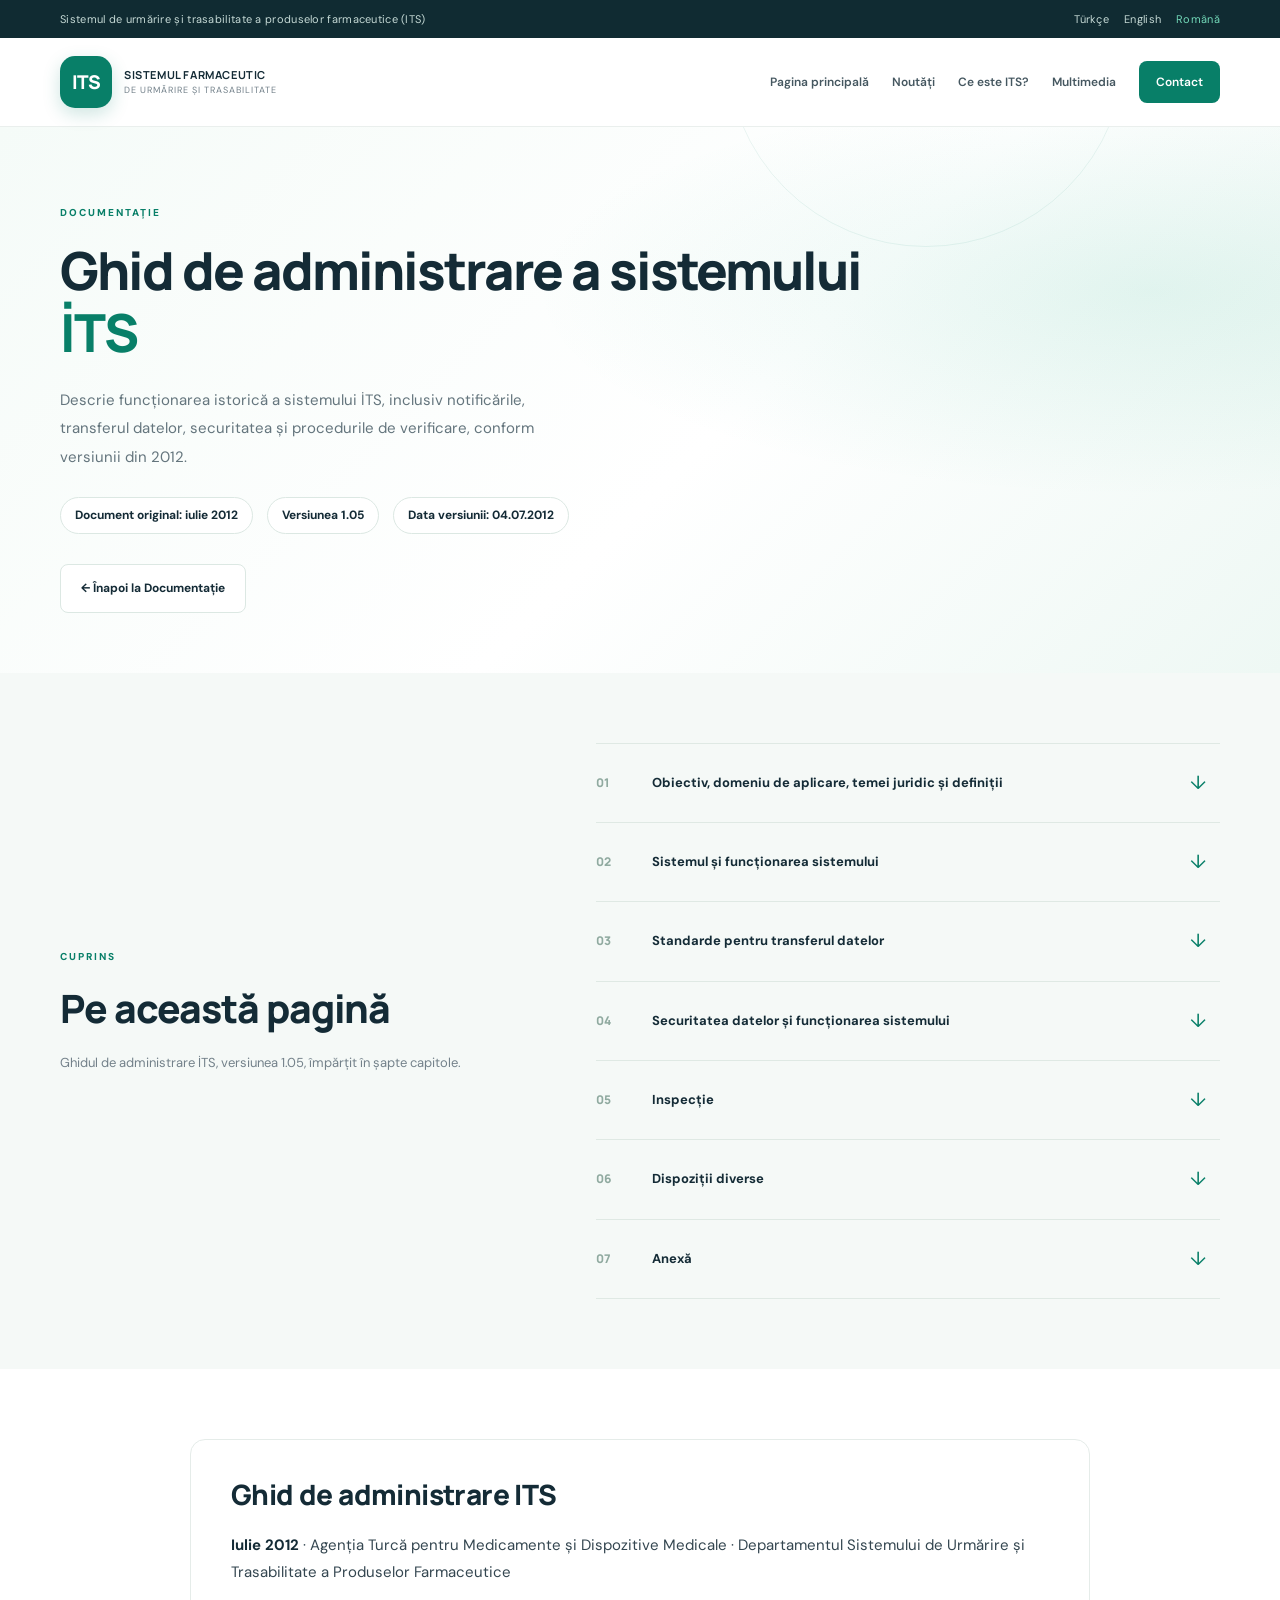
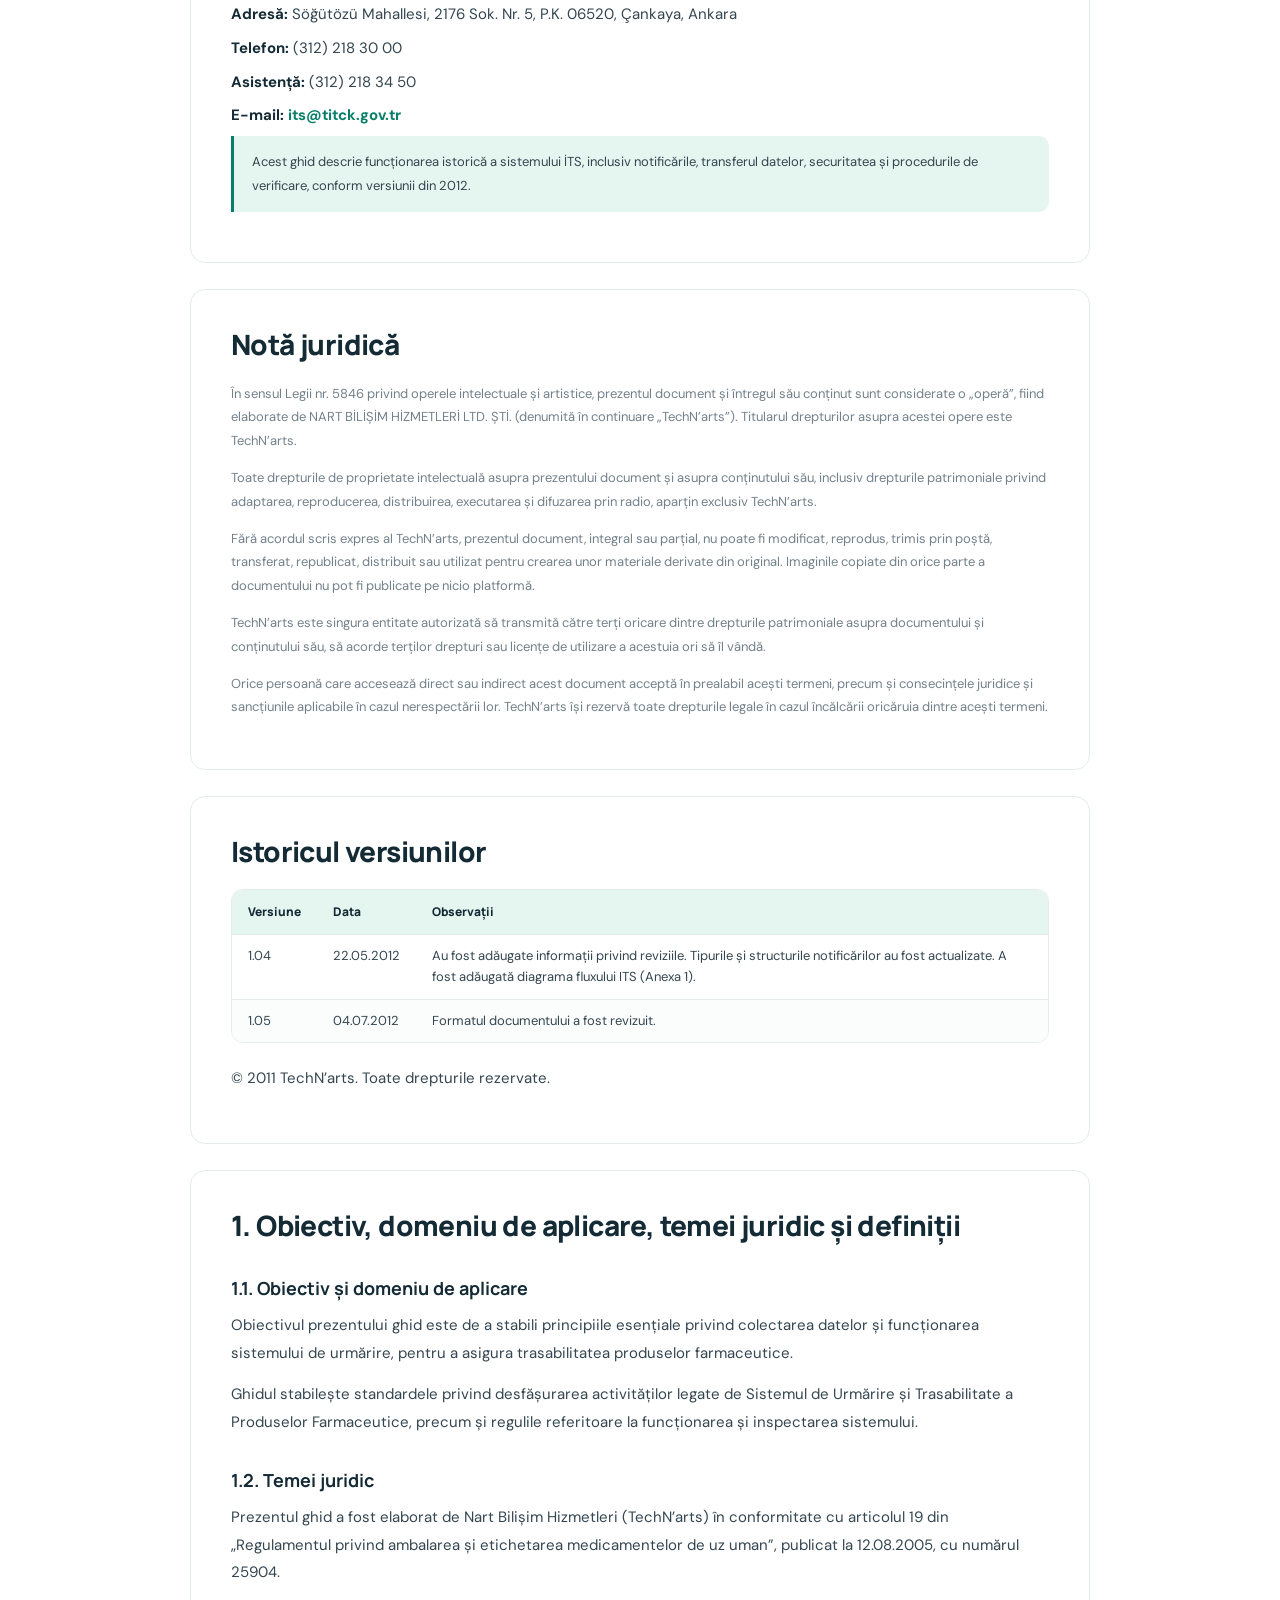
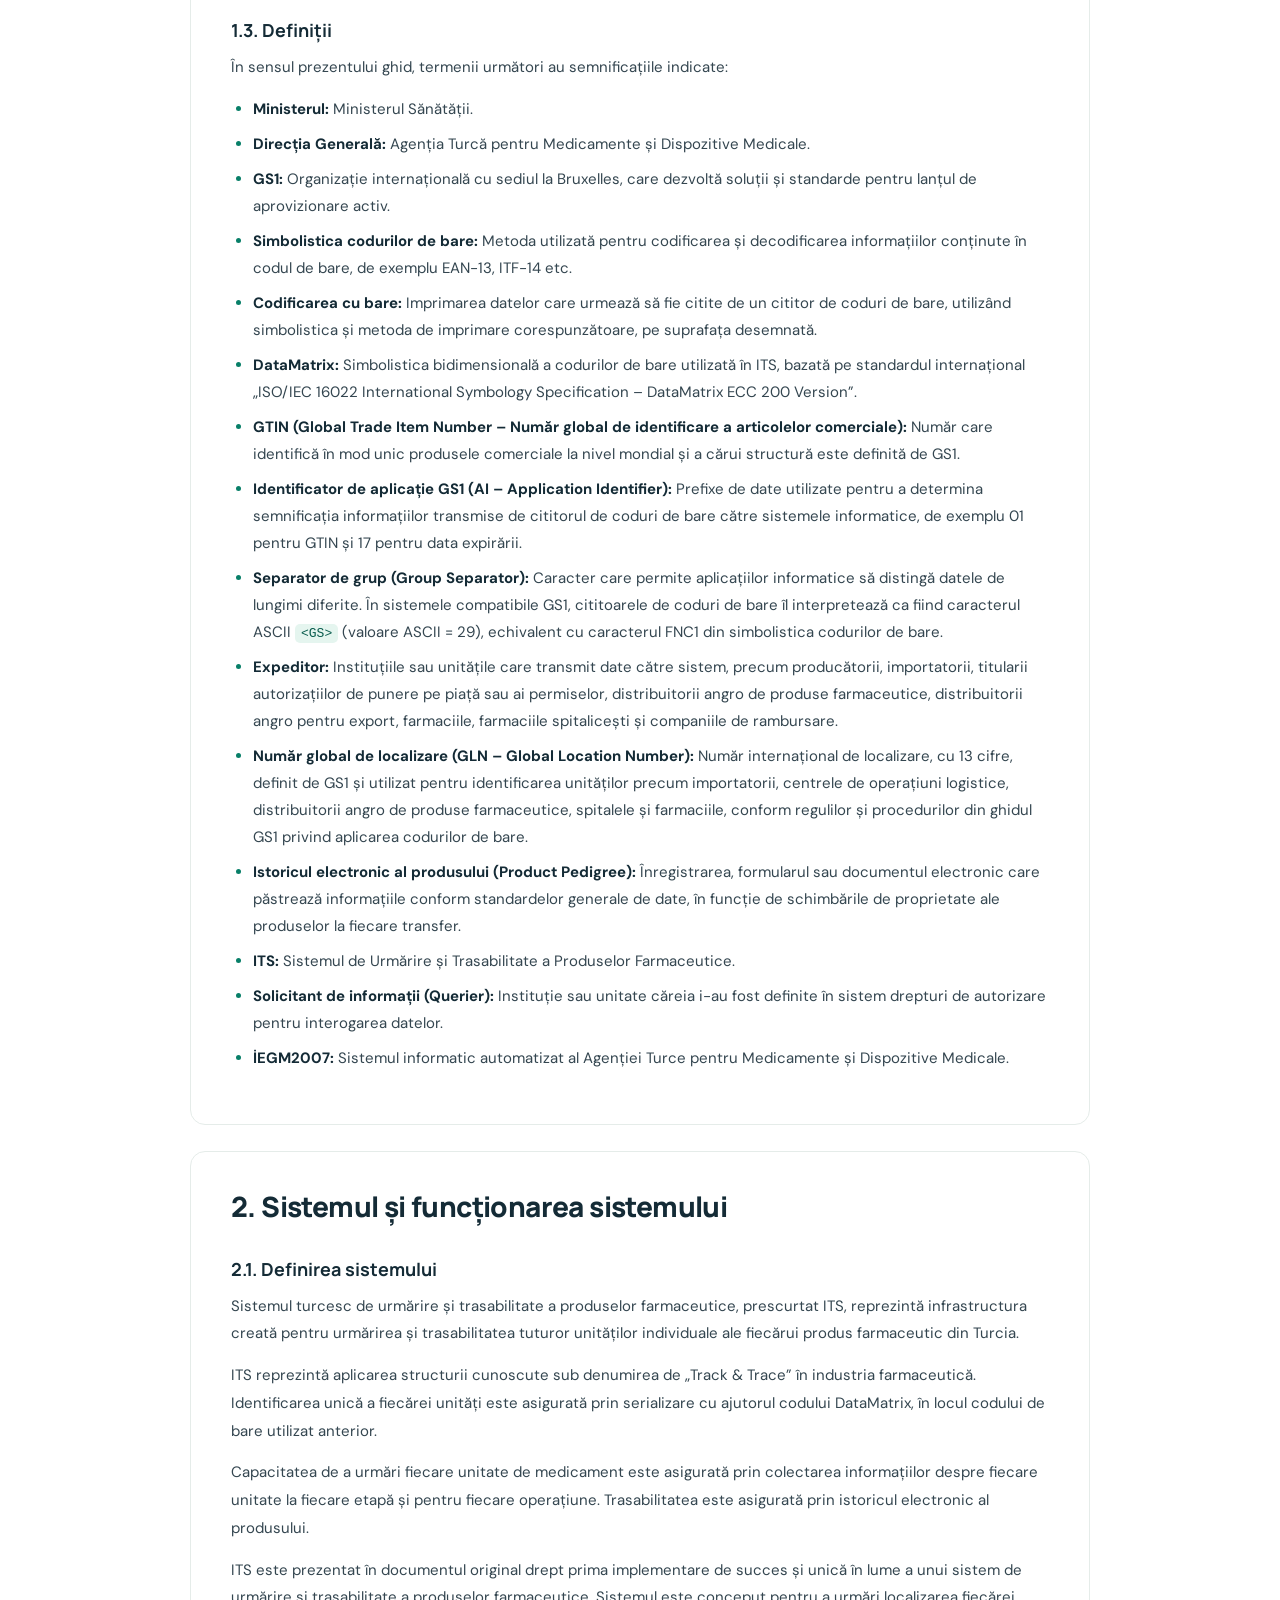
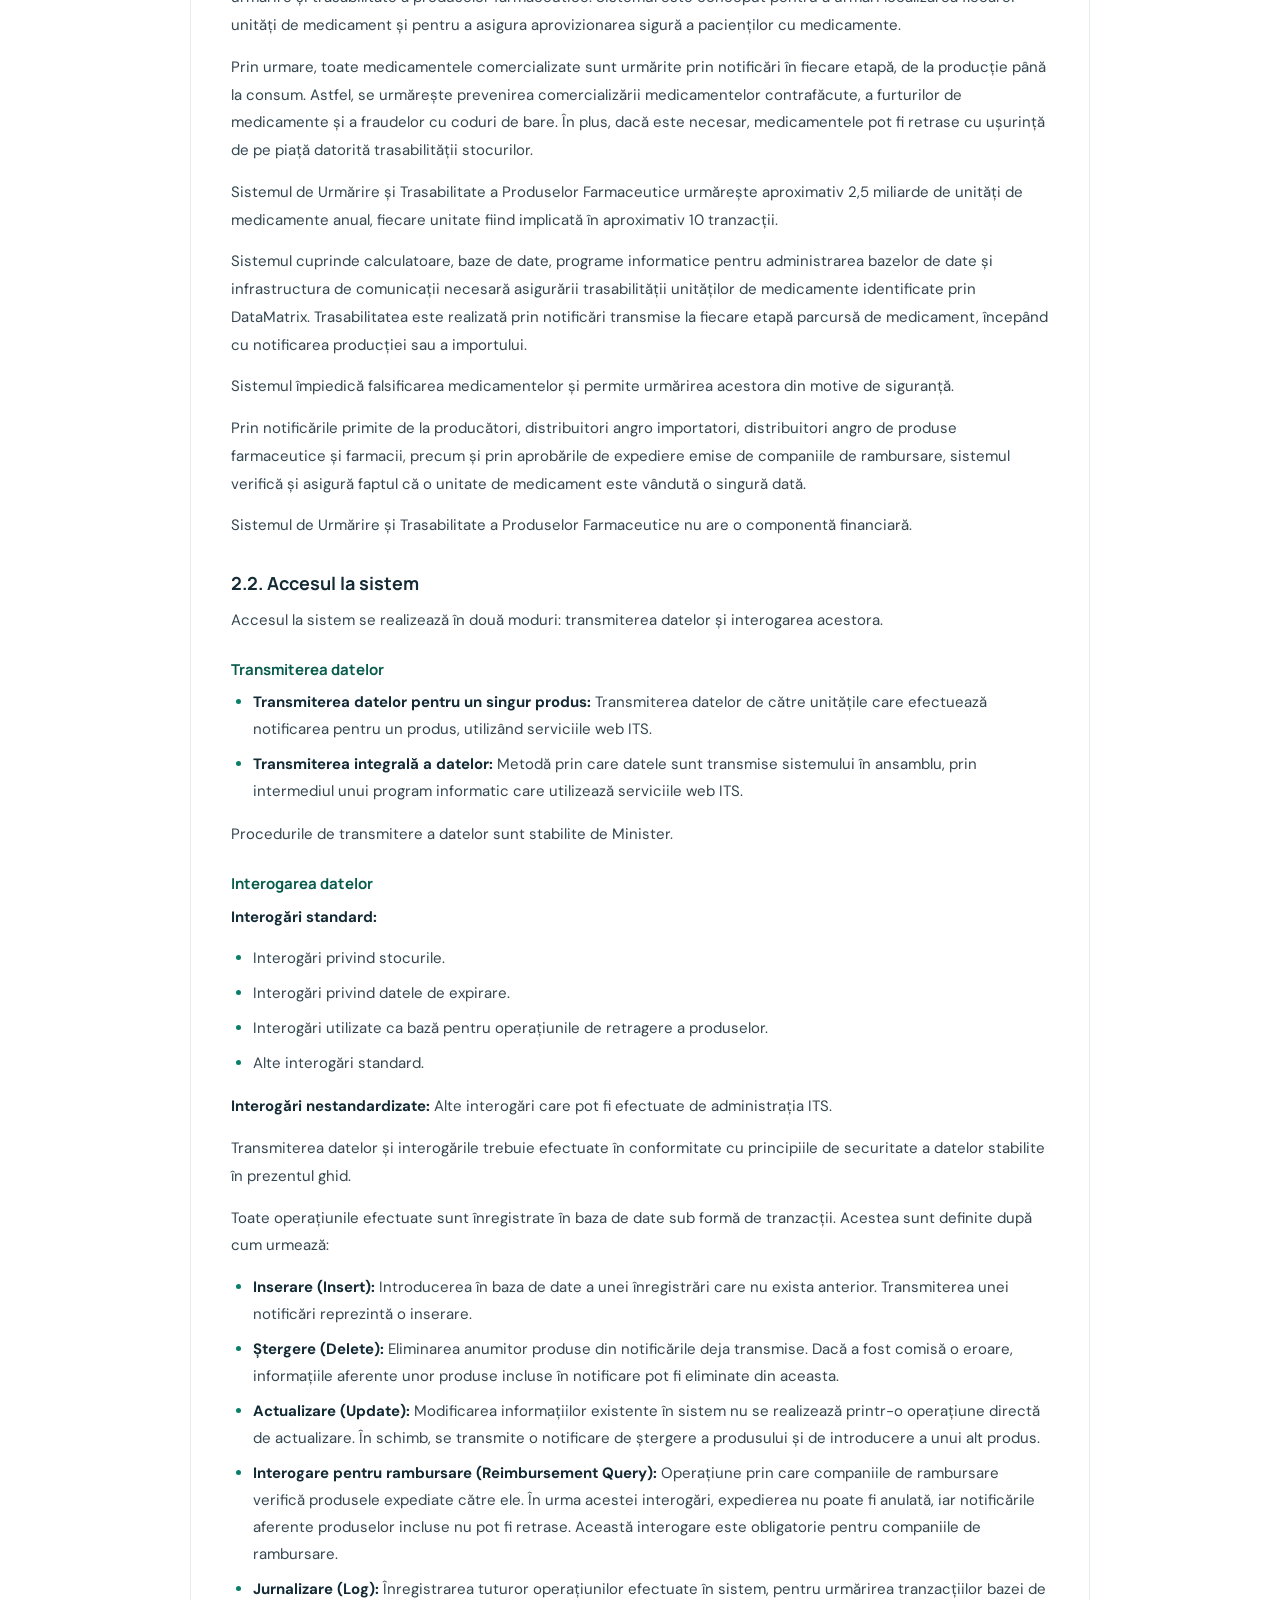
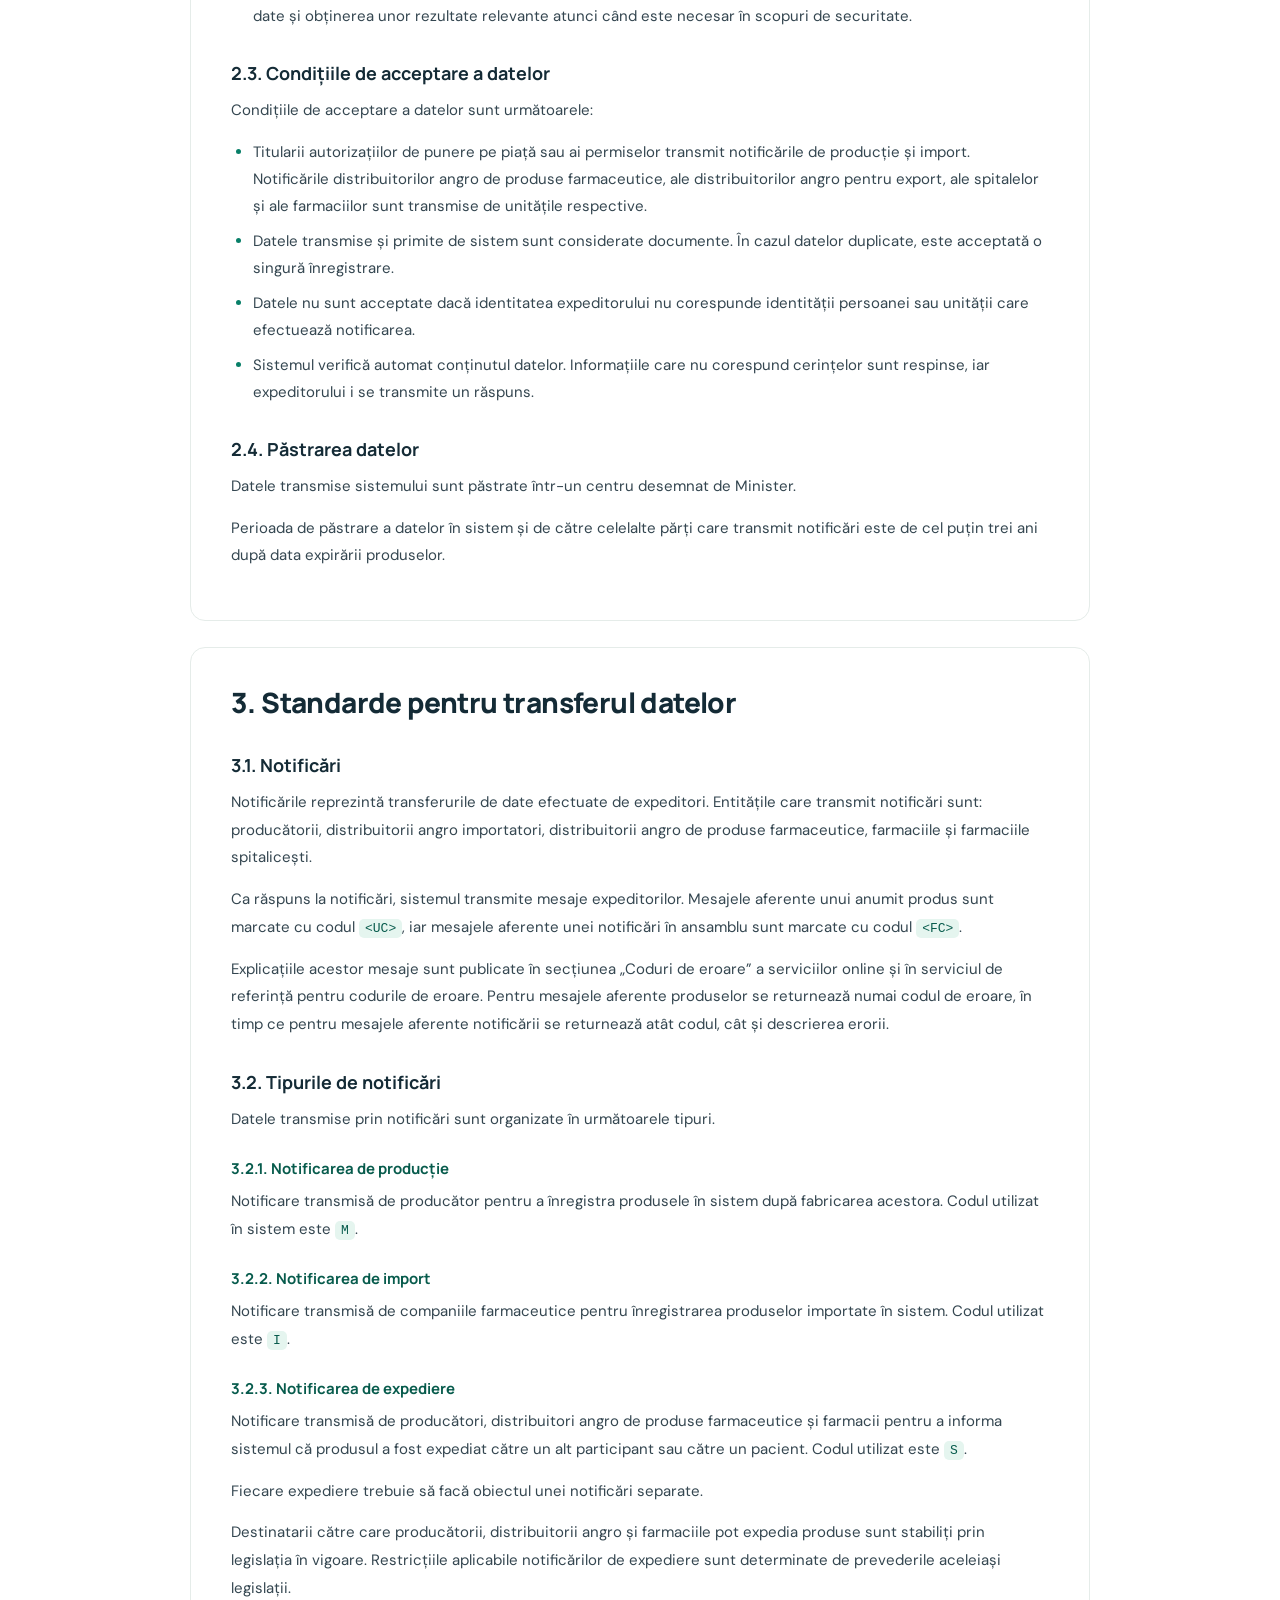
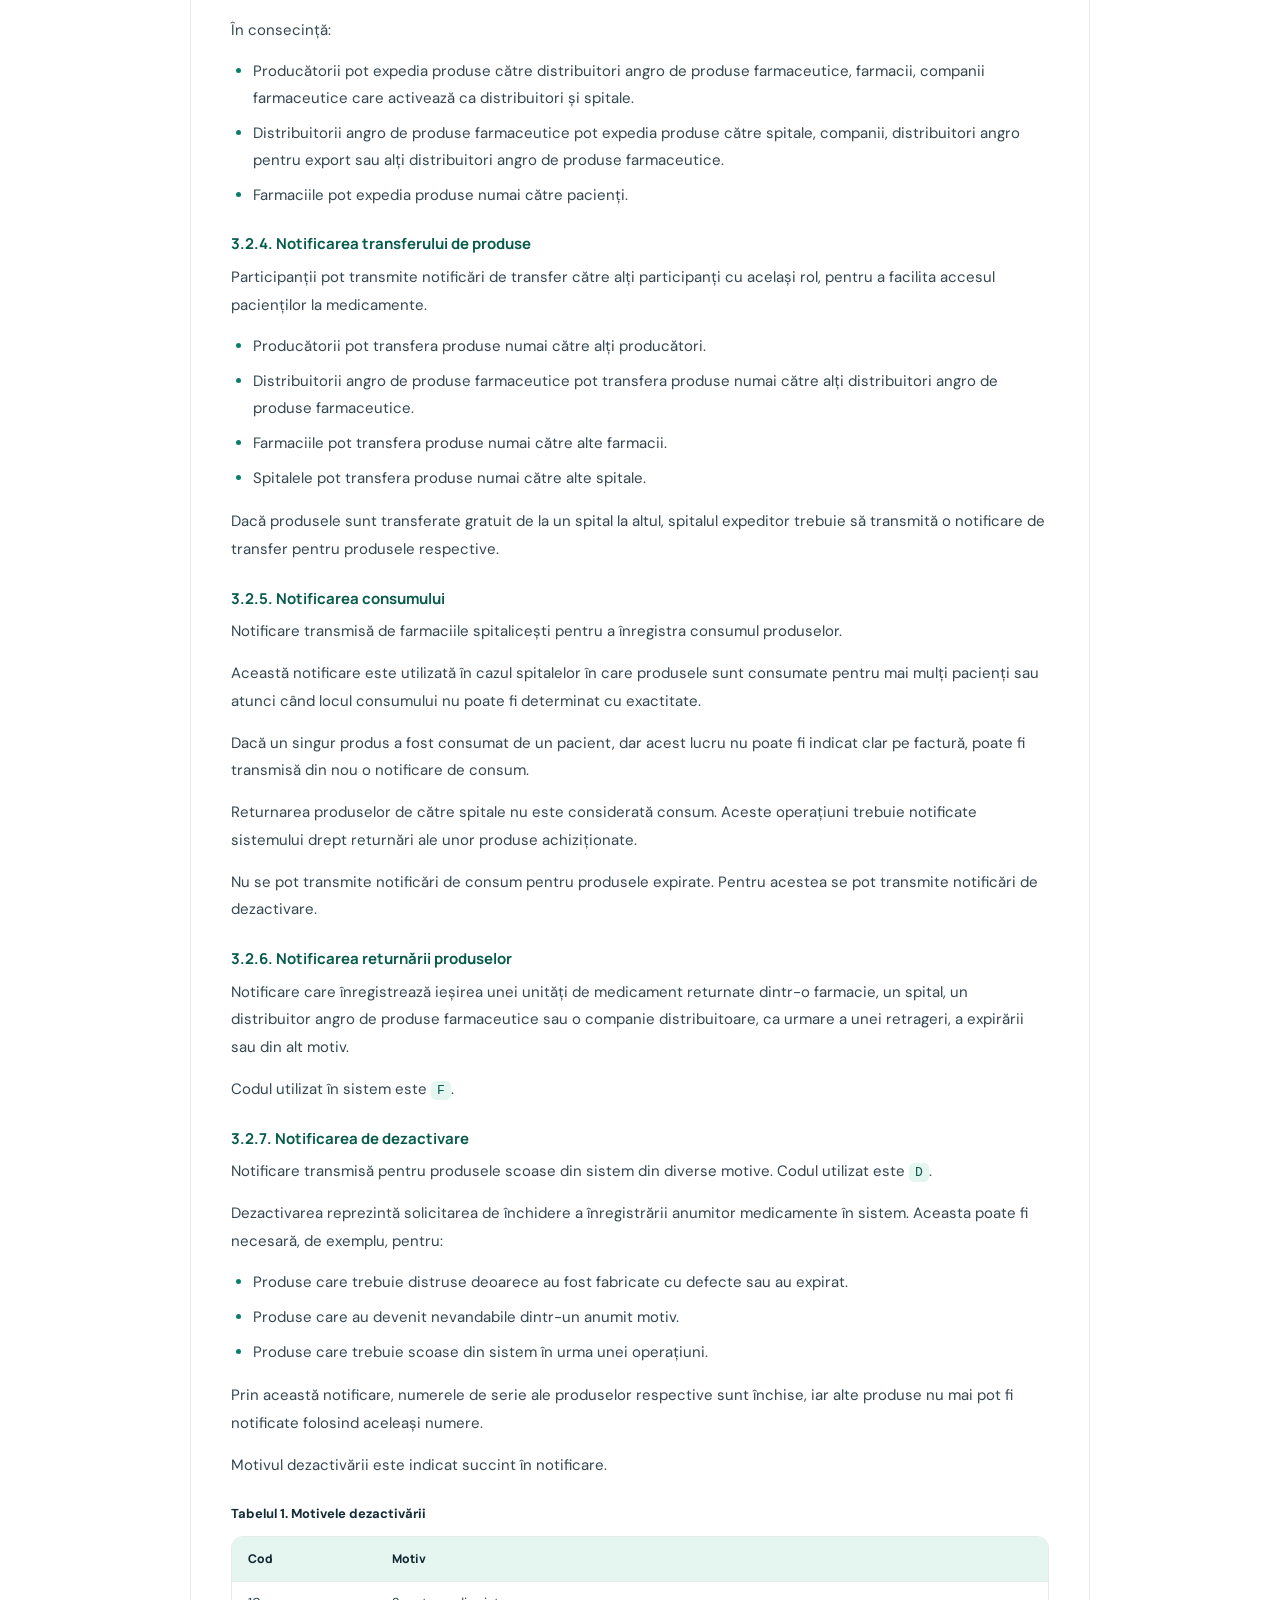
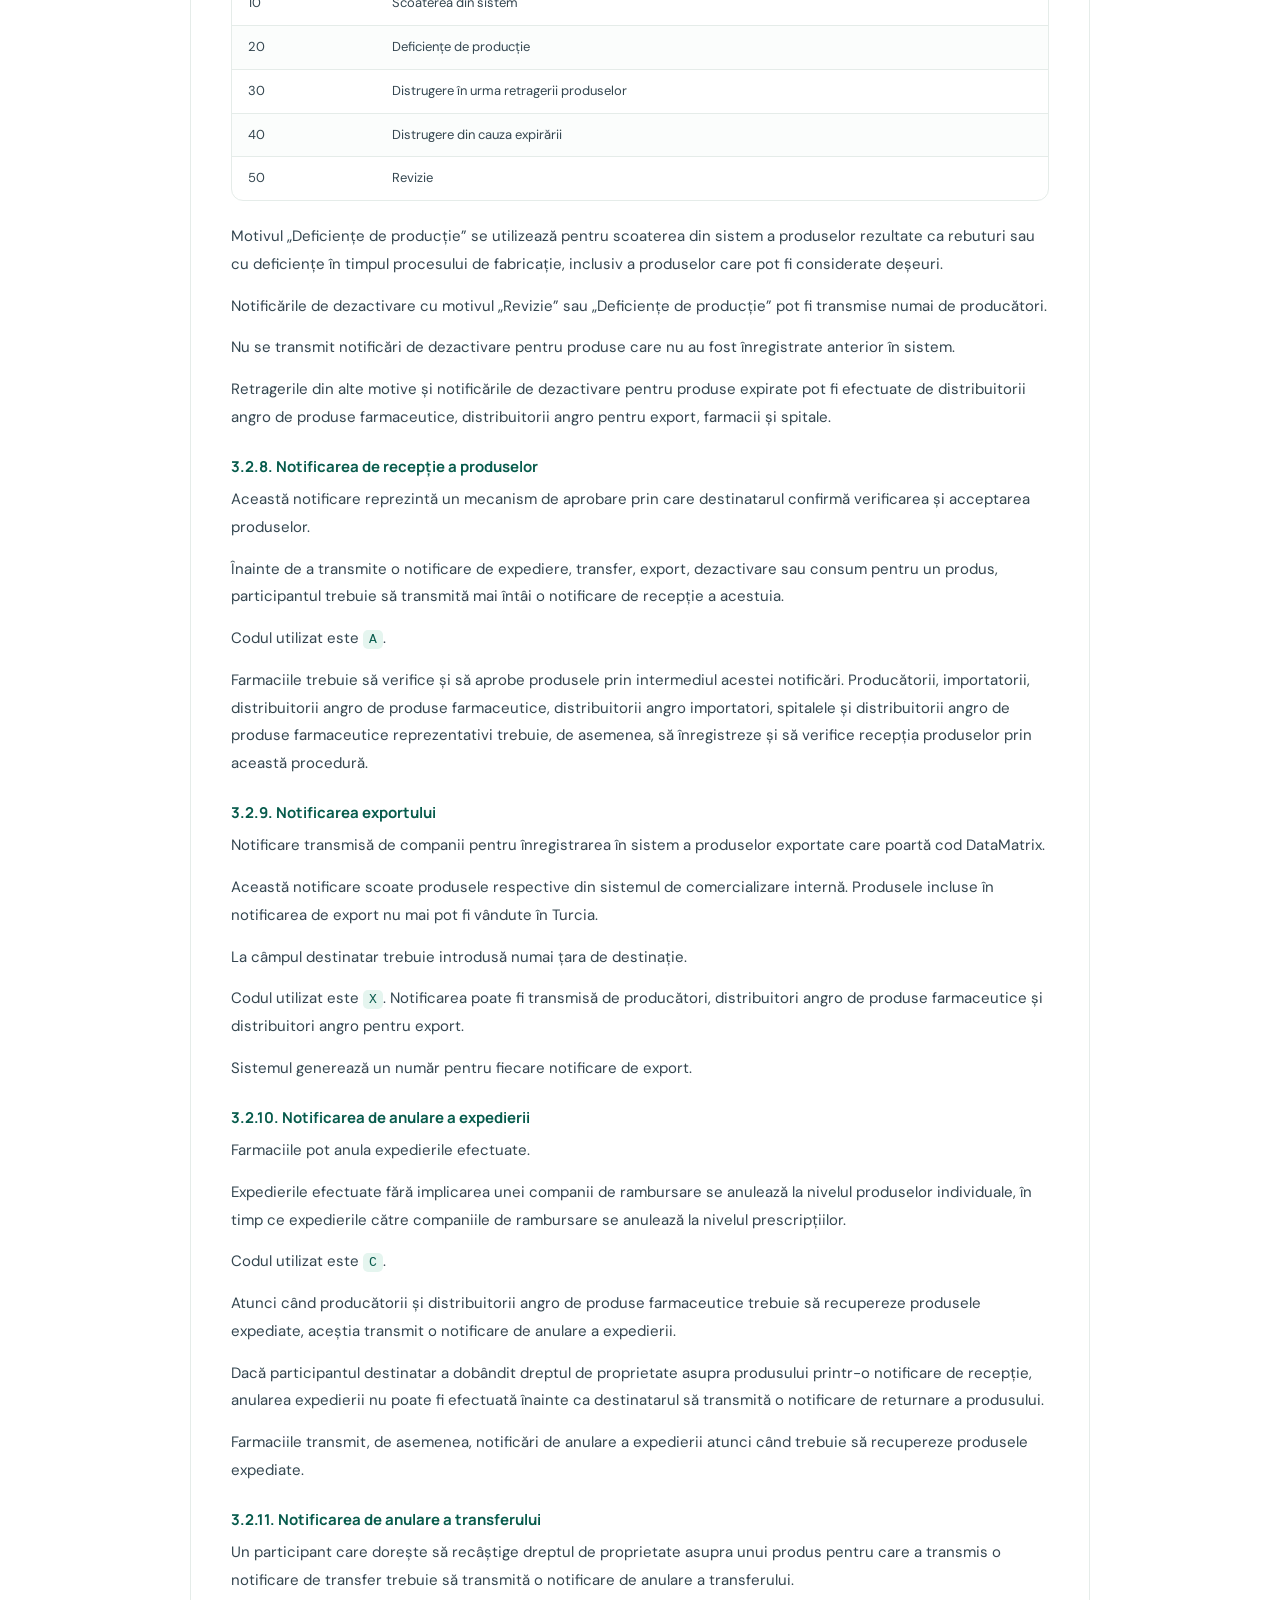
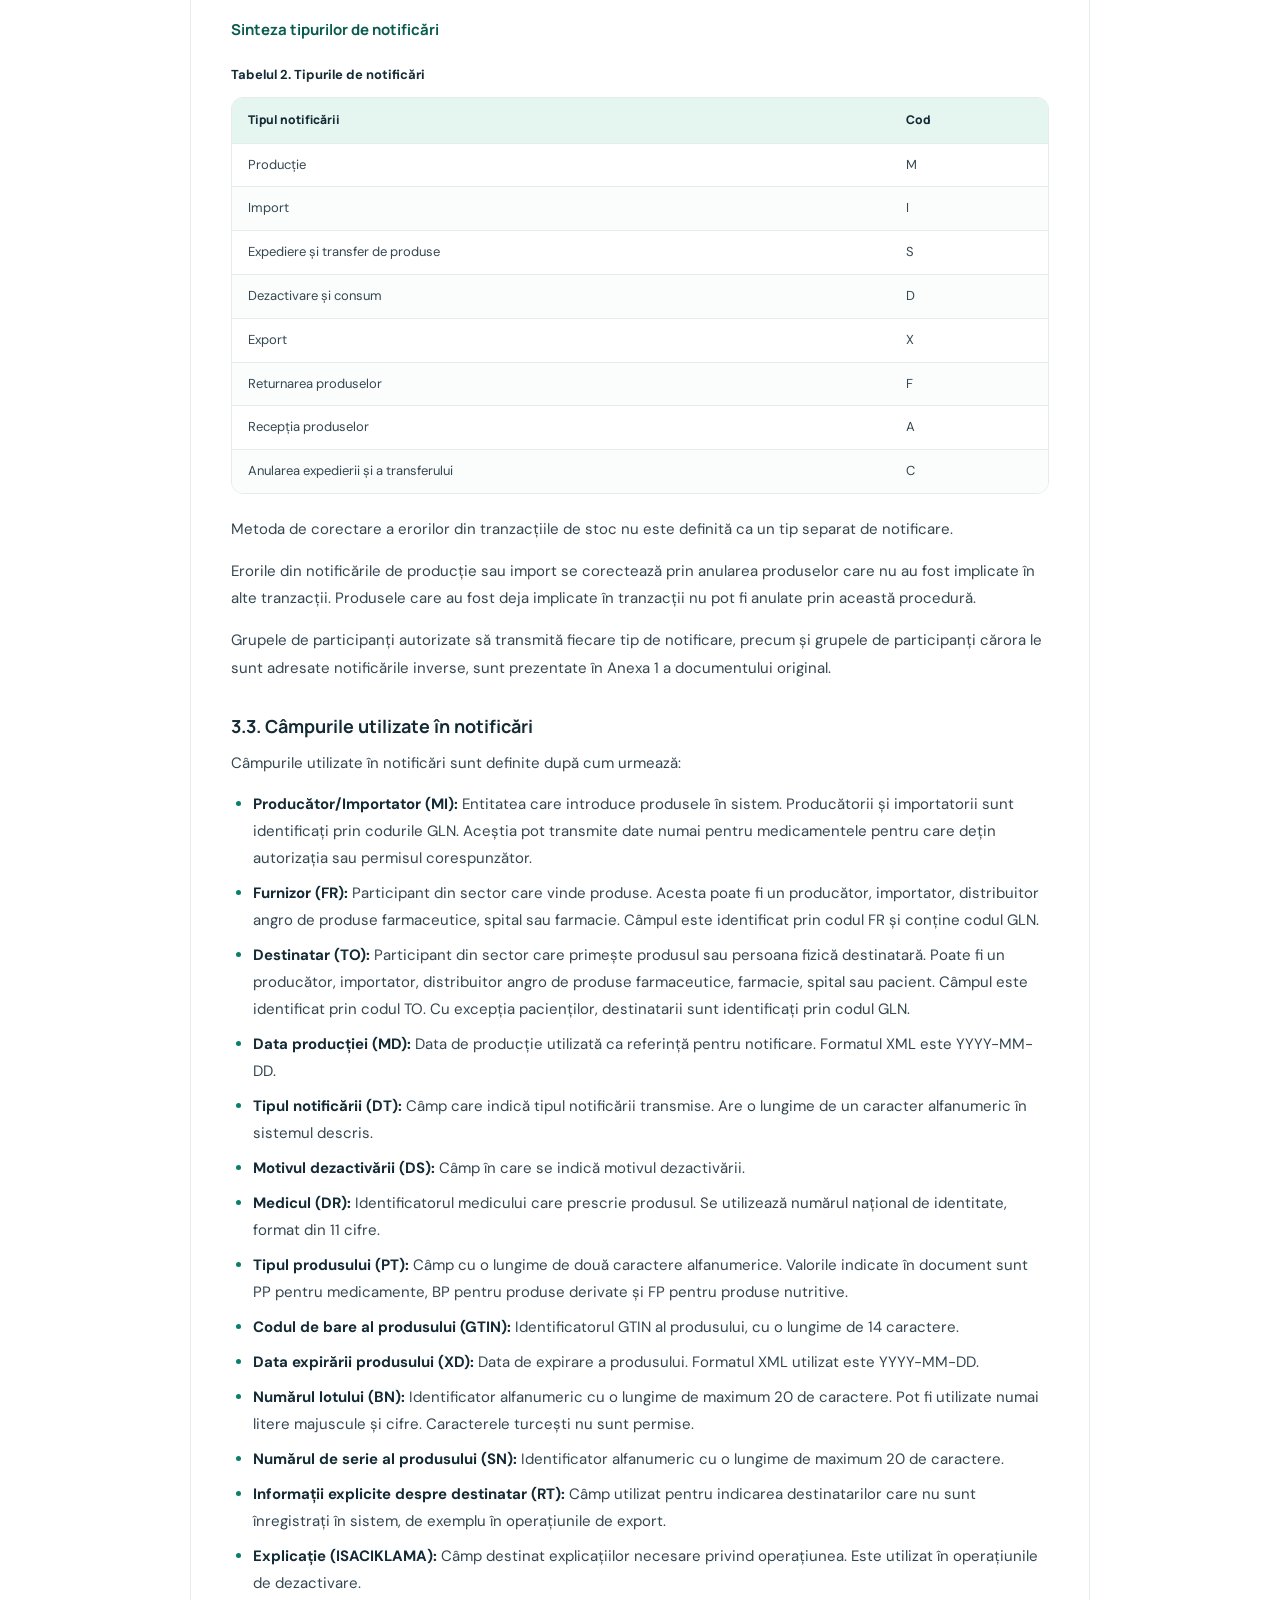
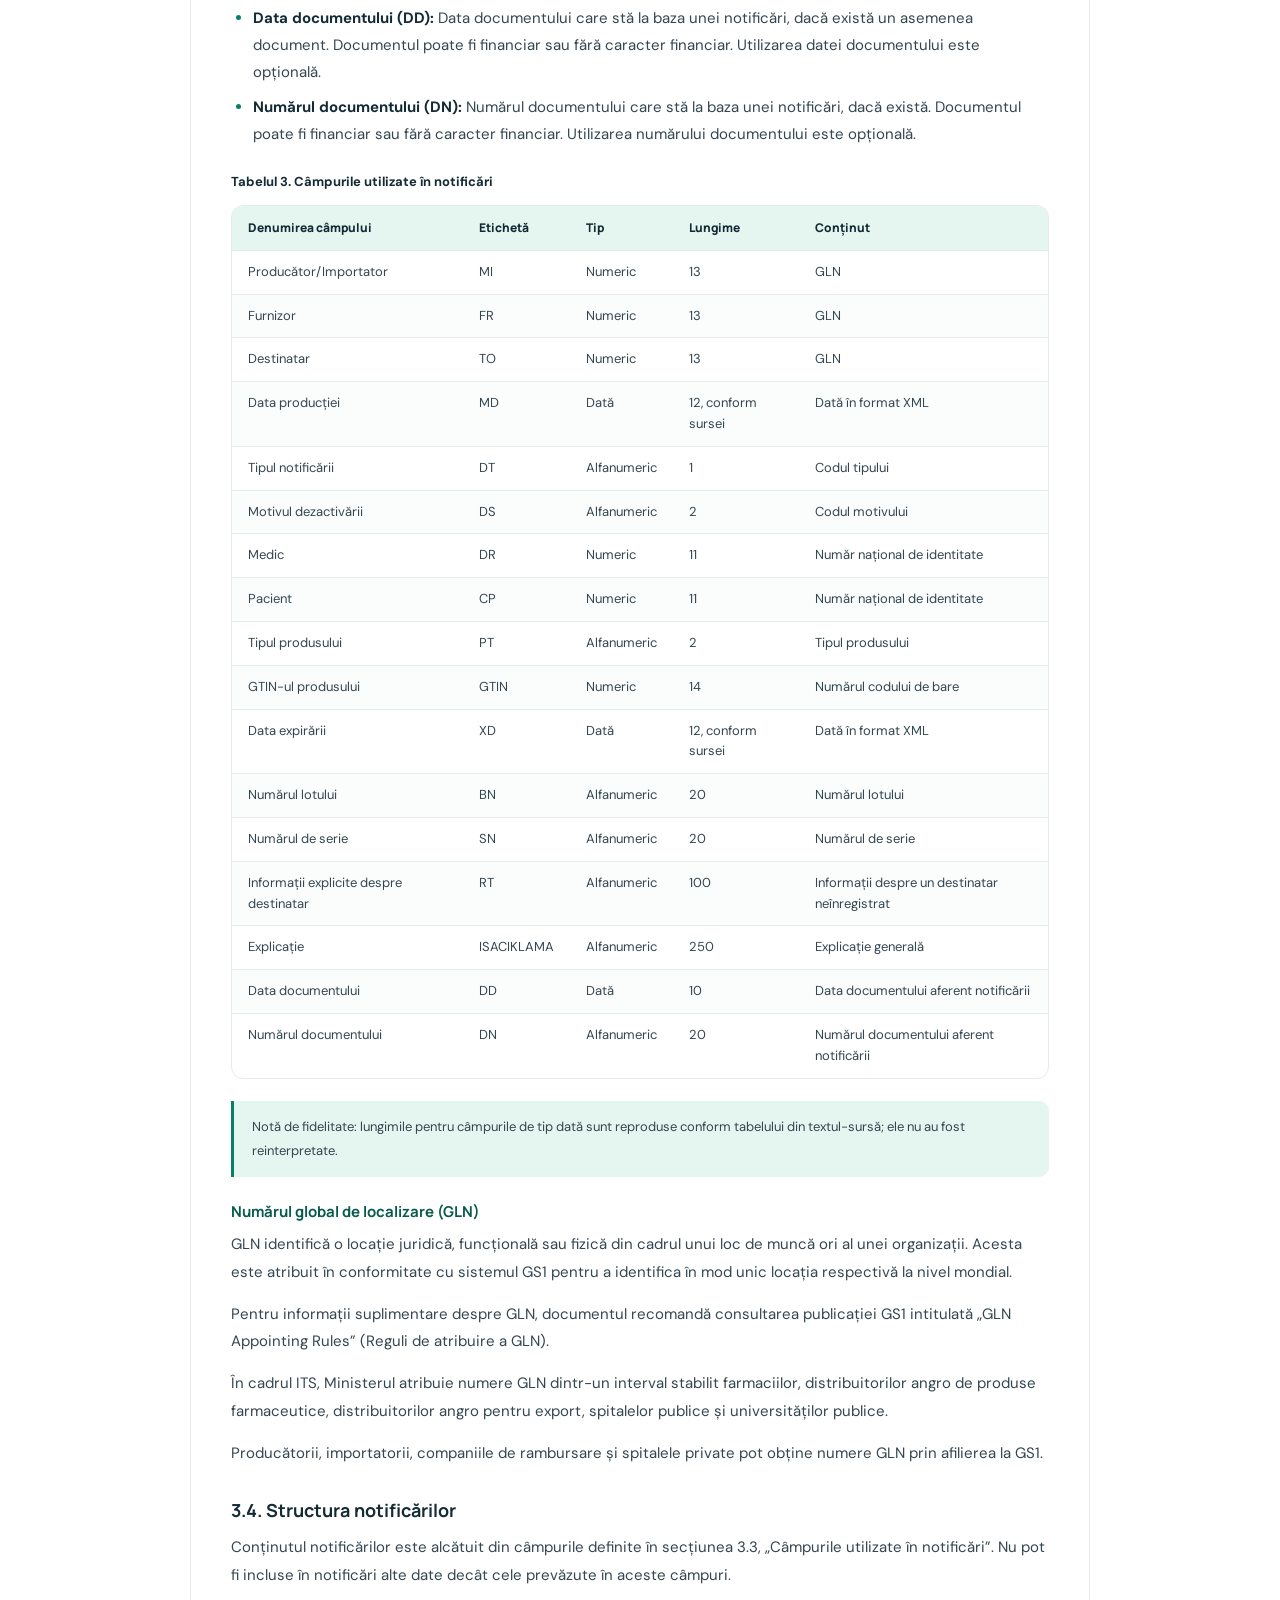
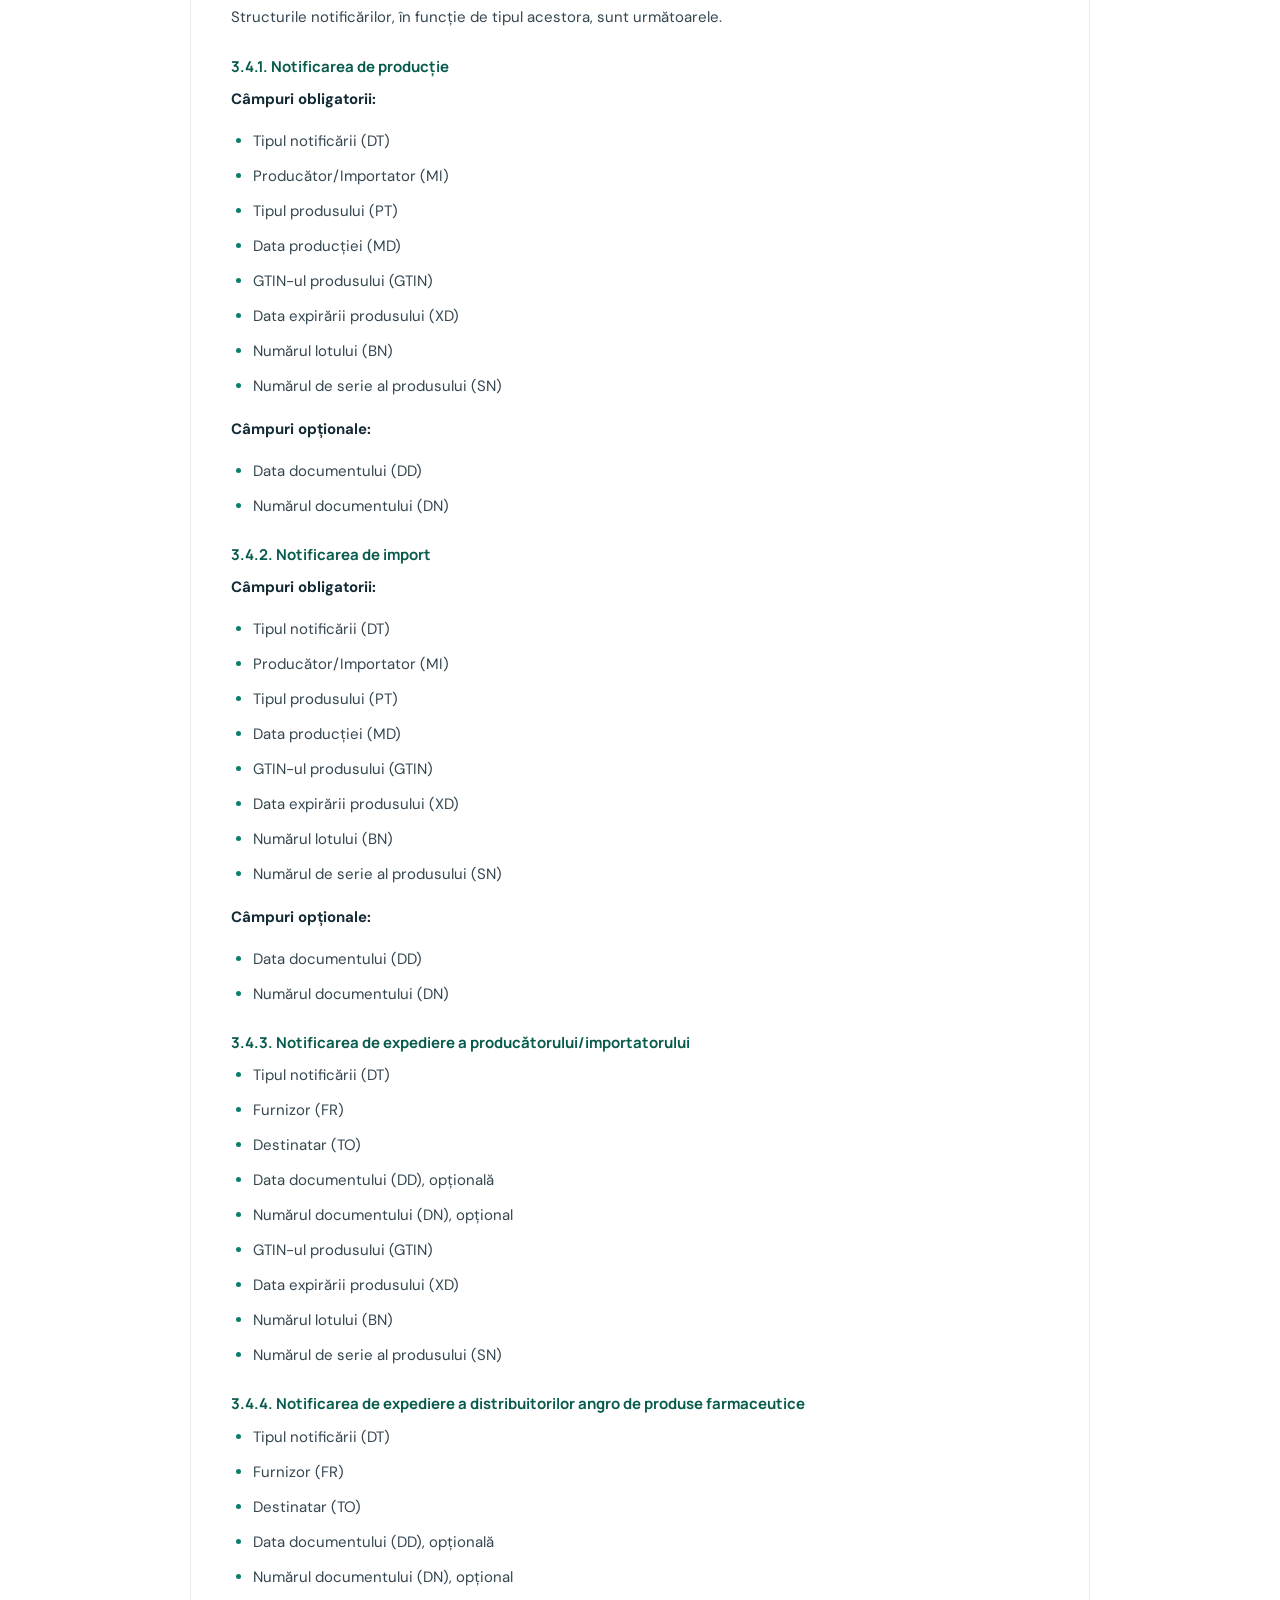
<file: pages/ghid-administrare-its.html>
<!DOCTYPE html>
<html lang="ro">
<head>
<meta charset="UTF-8">
<meta name="viewport" content="width=device-width, initial-scale=1.0">
<meta name="description" content="Ghid de administrare a sistemului İTS, versiunea 1.05 (iulie 2012) – prezentare în limba română.">
<title>Ghid de administrare İTS | İTS România</title>
<link rel="stylesheet" href="../styles.css">

<style>
  /* Long-form document styles (built on the site's design tokens) */
  .article-hero { padding: 70px 0 60px; }
  .article-hero .hero-text { max-width: 820px; }

  .hero-meta {
    display: flex;
    flex-wrap: wrap;
    gap: 10px 14px;
    margin-top: 26px;
  }

  .hero-meta span {
    padding: 7px 14px;
    border: 1px solid #dce8e3;
    border-radius: 999px;
    background: #fff;
    color: var(--navy);
    font-size: 12px;
    font-weight: 700;
  }

  .article-wrap {
    width: min(900px, calc(100% - 48px));
    margin: 0 auto;
  }

  .doc-section {
    margin-bottom: 26px;
    padding: 36px 40px;
    border: 1px solid var(--border);
    border-radius: 15px;
    background: #fff;
    scroll-margin-top: 110px;
  }

  .doc-section h2 {
    margin-bottom: 18px;
    color: var(--navy);
    font-family: 'Manrope', sans-serif;
    font-size: clamp(22px, 2.6vw, 28px);
    font-weight: 800;
    line-height: 1.35;
    letter-spacing: -0.6px;
  }

  .doc-section h3 {
    margin: 30px 0 10px;
    color: var(--navy);
    font-family: 'Manrope', sans-serif;
    font-size: 18px;
    line-height: 1.5;
  }

  .doc-section h4 {
    margin: 24px 0 8px;
    color: var(--green-dark);
    font-family: 'Manrope', sans-serif;
    font-size: 15px;
    line-height: 1.5;
  }

  .doc-section p {
    margin-bottom: 14px;
    color: var(--text);
    font-size: 15px;
    line-height: 1.85;
    overflow-wrap: anywhere;
  }

  .doc-section ul {
    margin: 0 0 16px;
    padding-left: 22px;
  }

  .doc-section li {
    margin-bottom: 8px;
    color: var(--text);
    font-size: 15px;
    line-height: 1.8;
    overflow-wrap: anywhere;
  }

  .doc-section li::marker { color: var(--green); }
  .doc-section strong { color: var(--navy); }

  .doc-section code {
    padding: 2px 6px;
    border-radius: 5px;
    background: var(--green-light);
    color: var(--green-dark);
    font-size: 13px;
  }

  .doc-section a {
    color: var(--green);
    font-weight: 700;
    overflow-wrap: anywhere;
  }

  .doc-section a:hover { color: var(--green-dark); text-decoration: underline; }

  .doc-note {
    padding: 14px 18px;
    border-left: 3px solid var(--green);
    border-radius: 0 10px 10px 0;
    background: var(--green-light);
    font-size: 13px !important;
  }

  .doc-legal p,
  .doc-legal li { font-size: 13px; line-height: 1.8; color: var(--muted); }

  .contact-lines p { margin-bottom: 6px; }

  /* Tables */
  .table-wrap {
    max-width: 100%;
    margin: 16px 0 22px;
    overflow-x: auto;
    border: 1px solid var(--border);
    border-radius: 12px;
  }

  .table-wrap table {
    width: 100%;
    min-width: 520px;
    border-collapse: collapse;
    font-size: 13px;
  }

  .table-wrap th {
    padding: 12px 16px;
    background: var(--green-light);
    color: var(--navy);
    font-family: 'Manrope', sans-serif;
    font-size: 12px;
    font-weight: 800;
    text-align: left;
    white-space: nowrap;
  }

  .table-wrap td {
    padding: 11px 16px;
    border-top: 1px solid var(--border);
    color: var(--text);
    line-height: 1.6;
    vertical-align: top;
  }

  .table-wrap tbody tr:nth-child(even) td { background: #fbfdfc; }

  .table-caption {
    margin: 22px 0 -6px !important;
    color: var(--navy) !important;
    font-size: 13px !important;
    font-weight: 700;
  }

  .doc-back {
    display: inline-block;
    margin: 0 0 24px;
    color: var(--green);
    font-size: 13px;
    font-weight: 800;
  }

  @media (max-width: 600px) {
    .article-wrap { width: calc(100% - 32px); }
    .doc-section { padding: 26px 20px; }
  }
</style>
</head>
<body>

<div class="top-bar">
  <div class="container top-bar-content">
    <span>Sistemul de urmărire și trasabilitate a produselor farmaceutice (ITS)</span>
    <div class="language-switch">
      <a href="#">Türkçe</a>
      <a href="#">English</a>
      <span>Română</span>
    </div>
  </div>
</div>

<header class="header">
  <div class="container nav-container">
    <a href="../index.html" class="logo">
      <span class="logo-symbol">ITS</span>
      <span class="logo-text">
        <strong>SISTEMUL FARMACEUTIC</strong>
        <small>DE URMĂRIRE ȘI TRASABILITATE</small>
      </span>
    </a>

    <button class="menu-toggle" type="button" aria-label="Deschide meniul" aria-controls="navigation" aria-expanded="false">&#9776;</button>

    <nav class="navigation" id="navigation" aria-label="Navigare principală">
      <a href="../index.html">Pagina principală</a>
      <a href="noutati.html">Noutăți</a>
      <a href="despre-itc.html">Ce este ITS?</a>
      <a href="multimedia.html">Multimedia</a>
      <a href="contact.html" class="nav-button">Contact</a>
    </nav>
  </div>
</header>

<main>

  <section class="hero article-hero">
    <span class="hero-decoration decoration-one"></span>
    <div class="container">
      <div class="hero-text">
        <span class="eyebrow">DOCUMENTAȚIE</span>
        <h1>Ghid de administrare a sistemului <span>İTS</span></h1>
        <p>Descrie funcționarea istorică a sistemului İTS, inclusiv notificările, transferul datelor, securitatea și procedurile de verificare, conform versiunii din 2012.</p>
        <div class="hero-meta">
          <span>Document original: iulie 2012</span>
          <span>Versiunea 1.05</span>
          <span>Data versiunii: 04.07.2012</span>
        </div>
        <div class="hero-actions">
          <a href="../index.html#documentatie" class="button button-secondary">&larr; Înapoi la Documentație</a>
        </div>
      </div>
    </div>
  </section>

  <!-- CUPRINS -->
  <section class="section-padding services" style="padding: 70px 0;">
    <div class="container services-layout">
      <div class="services-heading">
        <span class="eyebrow">CUPRINS</span>
        <h2>Pe această pagină</h2>
        <p>Ghidul de administrare İTS, versiunea 1.05, împărțit în șapte capitole.</p>
      </div>

      <div class="service-list">
        <a href="#cap-1" class="service-item">
          <span class="service-number">01</span>
          <span class="service-copy"><strong>Obiectiv, domeniu de aplicare, temei juridic și definiții</strong></span>
          <span class="service-arrow">&darr;</span>
        </a>
        <a href="#cap-2" class="service-item">
          <span class="service-number">02</span>
          <span class="service-copy"><strong>Sistemul și funcționarea sistemului</strong></span>
          <span class="service-arrow">&darr;</span>
        </a>
        <a href="#cap-3" class="service-item">
          <span class="service-number">03</span>
          <span class="service-copy"><strong>Standarde pentru transferul datelor</strong></span>
          <span class="service-arrow">&darr;</span>
        </a>
        <a href="#cap-4" class="service-item">
          <span class="service-number">04</span>
          <span class="service-copy"><strong>Securitatea datelor și funcționarea sistemului</strong></span>
          <span class="service-arrow">&darr;</span>
        </a>
        <a href="#cap-5" class="service-item">
          <span class="service-number">05</span>
          <span class="service-copy"><strong>Inspecție</strong></span>
          <span class="service-arrow">&darr;</span>
        </a>
        <a href="#cap-6" class="service-item">
          <span class="service-number">06</span>
          <span class="service-copy"><strong>Dispoziții diverse</strong></span>
          <span class="service-arrow">&darr;</span>
        </a>
        <a href="#cap-7" class="service-item">
          <span class="service-number">07</span>
          <span class="service-copy"><strong>Anexă</strong></span>
          <span class="service-arrow">&darr;</span>
        </a>
      </div>
    </div>
  </section>

  <!-- DOCUMENT -->
  <section class="section-padding" style="padding: 70px 0 40px;">
    <div class="article-wrap">

      <!-- Informații document -->
      <article class="doc-section" id="informatii">
        <h2>Ghid de administrare ITS</h2>
        <p><strong>Iulie 2012</strong> · Agenția Turcă pentru Medicamente și Dispozitive Medicale · Departamentul Sistemului de Urmărire și Trasabilitate a Produselor Farmaceutice</p>

        <div class="contact-lines">
          <p><strong>Adresă:</strong> Söğütözü Mahallesi, 2176 Sok. Nr. 5, P.K. 06520, Çankaya, Ankara</p>
          <p><strong>Telefon:</strong> (312) 218 30 00</p>
          <p><strong>Asistență:</strong> (312) 218 34 50</p>
          <p><strong>E-mail:</strong> <a href="mailto:its@titck.gov.tr">its@titck.gov.tr</a></p>
        </div>

        <p class="doc-note">
          Acest ghid descrie funcționarea istorică a sistemului İTS, inclusiv notificările,
          transferul datelor, securitatea și procedurile de verificare, conform versiunii din 2012.
        </p>
      </article>

      <!-- Notă juridică -->
      <article class="doc-section doc-legal" id="nota-juridica-document">
        <h2>Notă juridică</h2>

        <p>
          În sensul Legii nr. 5846 privind operele intelectuale și artistice, prezentul document și
          întregul său conținut sunt considerate o „operă”, fiind elaborate de NART BİLİŞİM HİZMETLERİ
          LTD. ŞTİ. (denumită în continuare „TechN’arts”). Titularul drepturilor asupra acestei opere
          este TechN’arts.
        </p>

        <p>
          Toate drepturile de proprietate intelectuală asupra prezentului document și asupra
          conținutului său, inclusiv drepturile patrimoniale privind adaptarea, reproducerea,
          distribuirea, executarea și difuzarea prin radio, aparțin exclusiv TechN’arts.
        </p>

        <p>
          Fără acordul scris expres al TechN’arts, prezentul document, integral sau parțial, nu poate
          fi modificat, reprodus, trimis prin poștă, transferat, republicat, distribuit sau utilizat
          pentru crearea unor materiale derivate din original. Imaginile copiate din orice parte a
          documentului nu pot fi publicate pe nicio platformă.
        </p>

        <p>
          TechN’arts este singura entitate autorizată să transmită către terți oricare dintre
          drepturile patrimoniale asupra documentului și conținutului său, să acorde terților drepturi
          sau licențe de utilizare a acestuia ori să îl vândă.
        </p>

        <p>
          Orice persoană care accesează direct sau indirect acest document acceptă în prealabil acești
          termeni, precum și consecințele juridice și sancțiunile aplicabile în cazul nerespectării
          lor. TechN’arts își rezervă toate drepturile legale în cazul încălcării oricăruia dintre
          acești termeni.
        </p>
      </article>

      <!-- Istoricul versiunilor -->
      <article class="doc-section" id="versiuni">
        <h2>Istoricul versiunilor</h2>

        <div class="table-wrap">
          <table>
            <thead>
              <tr><th>Versiune</th><th>Data</th><th>Observații</th></tr>
            </thead>
            <tbody>
              <tr>
                <td>1.04</td>
                <td>22.05.2012</td>
                <td>Au fost adăugate informații privind reviziile. Tipurile și structurile notificărilor au fost actualizate. A fost adăugată diagrama fluxului ITS (Anexa 1).</td>
              </tr>
              <tr>
                <td>1.05</td>
                <td>04.07.2012</td>
                <td>Formatul documentului a fost revizuit.</td>
              </tr>
            </tbody>
          </table>
        </div>

        <p>&copy; 2011 TechN’arts. Toate drepturile rezervate.</p>
      </article>

      <!-- 1 -->
      <article class="doc-section" id="cap-1">
        <h2>1. Obiectiv, domeniu de aplicare, temei juridic și definiții</h2>

        <h3>1.1. Obiectiv și domeniu de aplicare</h3>
        <p>Obiectivul prezentului ghid este de a stabili principiile esențiale privind colectarea datelor și funcționarea sistemului de urmărire, pentru a asigura trasabilitatea produselor farmaceutice.</p>
        <p>Ghidul stabilește standardele privind desfășurarea activităților legate de Sistemul de Urmărire și Trasabilitate a Produselor Farmaceutice, precum și regulile referitoare la funcționarea și inspectarea sistemului.</p>

        <h3>1.2. Temei juridic</h3>
        <p>Prezentul ghid a fost elaborat de Nart Bilişim Hizmetleri (TechN’arts) în conformitate cu articolul 19 din „Regulamentul privind ambalarea și etichetarea medicamentelor de uz uman”, publicat la 12.08.2005, cu numărul 25904.</p>

        <h3>1.3. Definiții</h3>
        <p>În sensul prezentului ghid, termenii următori au semnificațiile indicate:</p>
        <ul>
          <li><strong>Ministerul:</strong> Ministerul Sănătății.</li>
          <li><strong>Direcția Generală:</strong> Agenția Turcă pentru Medicamente și Dispozitive Medicale.</li>
          <li><strong>GS1:</strong> Organizație internațională cu sediul la Bruxelles, care dezvoltă soluții și standarde pentru lanțul de aprovizionare activ.</li>
          <li><strong>Simbolistica codurilor de bare:</strong> Metoda utilizată pentru codificarea și decodificarea informațiilor conținute în codul de bare, de exemplu EAN-13, ITF-14 etc.</li>
          <li><strong>Codificarea cu bare:</strong> Imprimarea datelor care urmează să fie citite de un cititor de coduri de bare, utilizând simbolistica și metoda de imprimare corespunzătoare, pe suprafața desemnată.</li>
          <li><strong>DataMatrix:</strong> Simbolistica bidimensională a codurilor de bare utilizată în ITS, bazată pe standardul internațional „ISO/IEC 16022 International Symbology Specification – DataMatrix ECC 200 Version”.</li>
          <li><strong>GTIN (Global Trade Item Number – Număr global de identificare a articolelor comerciale):</strong> Număr care identifică în mod unic produsele comerciale la nivel mondial și a cărui structură este definită de GS1.</li>
          <li><strong>Identificator de aplicație GS1 (AI – Application Identifier):</strong> Prefixe de date utilizate pentru a determina semnificația informațiilor transmise de cititorul de coduri de bare către sistemele informatice, de exemplu 01 pentru GTIN și 17 pentru data expirării.</li>
          <li><strong>Separator de grup (Group Separator):</strong> Caracter care permite aplicațiilor informatice să distingă datele de lungimi diferite. În sistemele compatibile GS1, cititoarele de coduri de bare îl interpretează ca fiind caracterul ASCII <code>&lt;GS&gt;</code> (valoare ASCII = 29), echivalent cu caracterul FNC1 din simbolistica codurilor de bare.</li>
          <li><strong>Expeditor:</strong> Instituțiile sau unitățile care transmit date către sistem, precum producătorii, importatorii, titularii autorizațiilor de punere pe piață sau ai permiselor, distribuitorii angro de produse farmaceutice, distribuitorii angro pentru export, farmaciile, farmaciile spitalicești și companiile de rambursare.</li>
          <li><strong>Număr global de localizare (GLN – Global Location Number):</strong> Număr internațional de localizare, cu 13 cifre, definit de GS1 și utilizat pentru identificarea unităților precum importatorii, centrele de operațiuni logistice, distribuitorii angro de produse farmaceutice, spitalele și farmaciile, conform regulilor și procedurilor din ghidul GS1 privind aplicarea codurilor de bare.</li>
          <li><strong>Istoricul electronic al produsului (Product Pedigree):</strong> Înregistrarea, formularul sau documentul electronic care păstrează informațiile conform standardelor generale de date, în funcție de schimbările de proprietate ale produselor la fiecare transfer.</li>
          <li><strong>ITS:</strong> Sistemul de Urmărire și Trasabilitate a Produselor Farmaceutice.</li>
          <li><strong>Solicitant de informații (Querier):</strong> Instituție sau unitate căreia i-au fost definite în sistem drepturi de autorizare pentru interogarea datelor.</li>
          <li><strong>İEGM2007:</strong> Sistemul informatic automatizat al Agenției Turce pentru Medicamente și Dispozitive Medicale.</li>
        </ul>
      </article>

      <!-- 2 -->
      <article class="doc-section" id="cap-2">
        <h2>2. Sistemul și funcționarea sistemului</h2>

        <h3>2.1. Definirea sistemului</h3>
        <p>Sistemul turcesc de urmărire și trasabilitate a produselor farmaceutice, prescurtat ITS, reprezintă infrastructura creată pentru urmărirea și trasabilitatea tuturor unităților individuale ale fiecărui produs farmaceutic din Turcia.</p>
        <p>ITS reprezintă aplicarea structurii cunoscute sub denumirea de „Track &amp; Trace” în industria farmaceutică. Identificarea unică a fiecărei unități este asigurată prin serializare cu ajutorul codului DataMatrix, în locul codului de bare utilizat anterior.</p>
        <p>Capacitatea de a urmări fiecare unitate de medicament este asigurată prin colectarea informațiilor despre fiecare unitate la fiecare etapă și pentru fiecare operațiune. Trasabilitatea este asigurată prin istoricul electronic al produsului.</p>
        <p>ITS este prezentat în documentul original drept prima implementare de succes și unică în lume a unui sistem de urmărire și trasabilitate a produselor farmaceutice. Sistemul este conceput pentru a urmări localizarea fiecărei unități de medicament și pentru a asigura aprovizionarea sigură a pacienților cu medicamente.</p>
        <p>Prin urmare, toate medicamentele comercializate sunt urmărite prin notificări în fiecare etapă, de la producție până la consum. Astfel, se urmărește prevenirea comercializării medicamentelor contrafăcute, a furturilor de medicamente și a fraudelor cu coduri de bare. În plus, dacă este necesar, medicamentele pot fi retrase cu ușurință de pe piață datorită trasabilității stocurilor.</p>
        <p>Sistemul de Urmărire și Trasabilitate a Produselor Farmaceutice urmărește aproximativ 2,5 miliarde de unități de medicamente anual, fiecare unitate fiind implicată în aproximativ 10 tranzacții.</p>
        <p>Sistemul cuprinde calculatoare, baze de date, programe informatice pentru administrarea bazelor de date și infrastructura de comunicații necesară asigurării trasabilității unităților de medicamente identificate prin DataMatrix. Trasabilitatea este realizată prin notificări transmise la fiecare etapă parcursă de medicament, începând cu notificarea producției sau a importului.</p>
        <p>Sistemul împiedică falsificarea medicamentelor și permite urmărirea acestora din motive de siguranță.</p>
        <p>Prin notificările primite de la producători, distribuitori angro importatori, distribuitori angro de produse farmaceutice și farmacii, precum și prin aprobările de expediere emise de companiile de rambursare, sistemul verifică și asigură faptul că o unitate de medicament este vândută o singură dată.</p>
        <p>Sistemul de Urmărire și Trasabilitate a Produselor Farmaceutice nu are o componentă financiară.</p>

        <h3>2.2. Accesul la sistem</h3>
        <p>Accesul la sistem se realizează în două moduri: transmiterea datelor și interogarea acestora.</p>

        <h4>Transmiterea datelor</h4>
        <ul>
          <li><strong>Transmiterea datelor pentru un singur produs:</strong> Transmiterea datelor de către unitățile care efectuează notificarea pentru un produs, utilizând serviciile web ITS.</li>
          <li><strong>Transmiterea integrală a datelor:</strong> Metodă prin care datele sunt transmise sistemului în ansamblu, prin intermediul unui program informatic care utilizează serviciile web ITS.</li>
        </ul>
        <p>Procedurile de transmitere a datelor sunt stabilite de Minister.</p>

        <h4>Interogarea datelor</h4>
        <p><strong>Interogări standard:</strong></p>
        <ul>
          <li>Interogări privind stocurile.</li>
          <li>Interogări privind datele de expirare.</li>
          <li>Interogări utilizate ca bază pentru operațiunile de retragere a produselor.</li>
          <li>Alte interogări standard.</li>
        </ul>
        <p><strong>Interogări nestandardizate:</strong> Alte interogări care pot fi efectuate de administrația ITS.</p>
        <p>Transmiterea datelor și interogările trebuie efectuate în conformitate cu principiile de securitate a datelor stabilite în prezentul ghid.</p>
        <p>Toate operațiunile efectuate sunt înregistrate în baza de date sub formă de tranzacții. Acestea sunt definite după cum urmează:</p>
        <ul>
          <li><strong>Inserare (Insert):</strong> Introducerea în baza de date a unei înregistrări care nu exista anterior. Transmiterea unei notificări reprezintă o inserare.</li>
          <li><strong>Ștergere (Delete):</strong> Eliminarea anumitor produse din notificările deja transmise. Dacă a fost comisă o eroare, informațiile aferente unor produse incluse în notificare pot fi eliminate din aceasta.</li>
          <li><strong>Actualizare (Update):</strong> Modificarea informațiilor existente în sistem nu se realizează printr-o operațiune directă de actualizare. În schimb, se transmite o notificare de ștergere a produsului și de introducere a unui alt produs.</li>
          <li><strong>Interogare pentru rambursare (Reimbursement Query):</strong> Operațiune prin care companiile de rambursare verifică produsele expediate către ele. În urma acestei interogări, expedierea nu poate fi anulată, iar notificările aferente produselor incluse nu pot fi retrase. Această interogare este obligatorie pentru companiile de rambursare.</li>
          <li><strong>Jurnalizare (Log):</strong> Înregistrarea tuturor operațiunilor efectuate în sistem, pentru urmărirea tranzacțiilor bazei de date și obținerea unor rezultate relevante atunci când este necesar în scopuri de securitate.</li>
        </ul>

        <h3>2.3. Condițiile de acceptare a datelor</h3>
        <p>Condițiile de acceptare a datelor sunt următoarele:</p>
        <ul>
          <li>Titularii autorizațiilor de punere pe piață sau ai permiselor transmit notificările de producție și import. Notificările distribuitorilor angro de produse farmaceutice, ale distribuitorilor angro pentru export, ale spitalelor și ale farmaciilor sunt transmise de unitățile respective.</li>
          <li>Datele transmise și primite de sistem sunt considerate documente. În cazul datelor duplicate, este acceptată o singură înregistrare.</li>
          <li>Datele nu sunt acceptate dacă identitatea expeditorului nu corespunde identității persoanei sau unității care efectuează notificarea.</li>
          <li>Sistemul verifică automat conținutul datelor. Informațiile care nu corespund cerințelor sunt respinse, iar expeditorului i se transmite un răspuns.</li>
        </ul>

        <h3>2.4. Păstrarea datelor</h3>
        <p>Datele transmise sistemului sunt păstrate într-un centru desemnat de Minister.</p>
        <p>Perioada de păstrare a datelor în sistem și de către celelalte părți care transmit notificări este de cel puțin trei ani după data expirării produselor.</p>
      </article>

      <!-- 3 -->
      <article class="doc-section" id="cap-3">
        <h2>3. Standarde pentru transferul datelor</h2>

        <h3>3.1. Notificări</h3>
        <p>Notificările reprezintă transferurile de date efectuate de expeditori. Entitățile care transmit notificări sunt: producătorii, distribuitorii angro importatori, distribuitorii angro de produse farmaceutice, farmaciile și farmaciile spitalicești.</p>
        <p>Ca răspuns la notificări, sistemul transmite mesaje expeditorilor. Mesajele aferente unui anumit produs sunt marcate cu codul <code>&lt;UC&gt;</code>, iar mesajele aferente unei notificări în ansamblu sunt marcate cu codul <code>&lt;FC&gt;</code>.</p>
        <p>Explicațiile acestor mesaje sunt publicate în secțiunea „Coduri de eroare” a serviciilor online și în serviciul de referință pentru codurile de eroare. Pentru mesajele aferente produselor se returnează numai codul de eroare, în timp ce pentru mesajele aferente notificării se returnează atât codul, cât și descrierea erorii.</p>

        <h3>3.2. Tipurile de notificări</h3>
        <p>Datele transmise prin notificări sunt organizate în următoarele tipuri.</p>

        <h4>3.2.1. Notificarea de producție</h4>
        <p>Notificare transmisă de producător pentru a înregistra produsele în sistem după fabricarea acestora. Codul utilizat în sistem este <code>M</code>.</p>

        <h4>3.2.2. Notificarea de import</h4>
        <p>Notificare transmisă de companiile farmaceutice pentru înregistrarea produselor importate în sistem. Codul utilizat este <code>I</code>.</p>

        <h4>3.2.3. Notificarea de expediere</h4>
        <p>Notificare transmisă de producători, distribuitori angro de produse farmaceutice și farmacii pentru a informa sistemul că produsul a fost expediat către un alt participant sau către un pacient. Codul utilizat este <code>S</code>.</p>
        <p>Fiecare expediere trebuie să facă obiectul unei notificări separate.</p>
        <p>Destinatarii către care producătorii, distribuitorii angro și farmaciile pot expedia produse sunt stabiliți prin legislația în vigoare. Restricțiile aplicabile notificărilor de expediere sunt determinate de prevederile aceleiași legislații.</p>
        <p>În consecință:</p>
        <ul>
          <li>Producătorii pot expedia produse către distribuitori angro de produse farmaceutice, farmacii, companii farmaceutice care activează ca distribuitori și spitale.</li>
          <li>Distribuitorii angro de produse farmaceutice pot expedia produse către spitale, companii, distribuitori angro pentru export sau alți distribuitori angro de produse farmaceutice.</li>
          <li>Farmaciile pot expedia produse numai către pacienți.</li>
        </ul>

        <h4>3.2.4. Notificarea transferului de produse</h4>
        <p>Participanții pot transmite notificări de transfer către alți participanți cu același rol, pentru a facilita accesul pacienților la medicamente.</p>
        <ul>
          <li>Producătorii pot transfera produse numai către alți producători.</li>
          <li>Distribuitorii angro de produse farmaceutice pot transfera produse numai către alți distribuitori angro de produse farmaceutice.</li>
          <li>Farmaciile pot transfera produse numai către alte farmacii.</li>
          <li>Spitalele pot transfera produse numai către alte spitale.</li>
        </ul>
        <p>Dacă produsele sunt transferate gratuit de la un spital la altul, spitalul expeditor trebuie să transmită o notificare de transfer pentru produsele respective.</p>

        <h4>3.2.5. Notificarea consumului</h4>
        <p>Notificare transmisă de farmaciile spitalicești pentru a înregistra consumul produselor.</p>
        <p>Această notificare este utilizată în cazul spitalelor în care produsele sunt consumate pentru mai mulți pacienți sau atunci când locul consumului nu poate fi determinat cu exactitate.</p>
        <p>Dacă un singur produs a fost consumat de un pacient, dar acest lucru nu poate fi indicat clar pe factură, poate fi transmisă din nou o notificare de consum.</p>
        <p>Returnarea produselor de către spitale nu este considerată consum. Aceste operațiuni trebuie notificate sistemului drept returnări ale unor produse achiziționate.</p>
        <p>Nu se pot transmite notificări de consum pentru produsele expirate. Pentru acestea se pot transmite notificări de dezactivare.</p>

        <h4>3.2.6. Notificarea returnării produselor</h4>
        <p>Notificare care înregistrează ieșirea unei unități de medicament returnate dintr-o farmacie, un spital, un distribuitor angro de produse farmaceutice sau o companie distribuitoare, ca urmare a unei retrageri, a expirării sau din alt motiv.</p>
        <p>Codul utilizat în sistem este <code>F</code>.</p>

        <h4>3.2.7. Notificarea de dezactivare</h4>
        <p>Notificare transmisă pentru produsele scoase din sistem din diverse motive. Codul utilizat este <code>D</code>.</p>
        <p>Dezactivarea reprezintă solicitarea de închidere a înregistrării anumitor medicamente în sistem. Aceasta poate fi necesară, de exemplu, pentru:</p>
        <ul>
          <li>Produse care trebuie distruse deoarece au fost fabricate cu defecte sau au expirat.</li>
          <li>Produse care au devenit nevandabile dintr-un anumit motiv.</li>
          <li>Produse care trebuie scoase din sistem în urma unei operațiuni.</li>
        </ul>
        <p>Prin această notificare, numerele de serie ale produselor respective sunt închise, iar alte produse nu mai pot fi notificate folosind aceleași numere.</p>
        <p>Motivul dezactivării este indicat succint în notificare.</p>

        <p class="table-caption">Tabelul 1. Motivele dezactivării</p>
        <div class="table-wrap">
          <table>
            <thead><tr><th>Cod</th><th>Motiv</th></tr></thead>
            <tbody>
              <tr><td>10</td><td>Scoaterea din sistem</td></tr>
              <tr><td>20</td><td>Deficiențe de producție</td></tr>
              <tr><td>30</td><td>Distrugere în urma retragerii produselor</td></tr>
              <tr><td>40</td><td>Distrugere din cauza expirării</td></tr>
              <tr><td>50</td><td>Revizie</td></tr>
            </tbody>
          </table>
        </div>

        <p>Motivul „Deficiențe de producție” se utilizează pentru scoaterea din sistem a produselor rezultate ca rebuturi sau cu deficiențe în timpul procesului de fabricație, inclusiv a produselor care pot fi considerate deșeuri.</p>
        <p>Notificările de dezactivare cu motivul „Revizie” sau „Deficiențe de producție” pot fi transmise numai de producători.</p>
        <p>Nu se transmit notificări de dezactivare pentru produse care nu au fost înregistrate anterior în sistem.</p>
        <p>Retragerile din alte motive și notificările de dezactivare pentru produse expirate pot fi efectuate de distribuitorii angro de produse farmaceutice, distribuitorii angro pentru export, farmacii și spitale.</p>

        <h4>3.2.8. Notificarea de recepție a produselor</h4>
        <p>Această notificare reprezintă un mecanism de aprobare prin care destinatarul confirmă verificarea și acceptarea produselor.</p>
        <p>Înainte de a transmite o notificare de expediere, transfer, export, dezactivare sau consum pentru un produs, participantul trebuie să transmită mai întâi o notificare de recepție a acestuia.</p>
        <p>Codul utilizat este <code>A</code>.</p>
        <p>Farmaciile trebuie să verifice și să aprobe produsele prin intermediul acestei notificări. Producătorii, importatorii, distribuitorii angro de produse farmaceutice, distribuitorii angro importatori, spitalele și distribuitorii angro de produse farmaceutice reprezentativi trebuie, de asemenea, să înregistreze și să verifice recepția produselor prin această procedură.</p>

        <h4>3.2.9. Notificarea exportului</h4>
        <p>Notificare transmisă de companii pentru înregistrarea în sistem a produselor exportate care poartă cod DataMatrix.</p>
        <p>Această notificare scoate produsele respective din sistemul de comercializare internă. Produsele incluse în notificarea de export nu mai pot fi vândute în Turcia.</p>
        <p>La câmpul destinatar trebuie introdusă numai țara de destinație.</p>
        <p>Codul utilizat este <code>X</code>. Notificarea poate fi transmisă de producători, distribuitori angro de produse farmaceutice și distribuitori angro pentru export.</p>
        <p>Sistemul generează un număr pentru fiecare notificare de export.</p>

        <h4>3.2.10. Notificarea de anulare a expedierii</h4>
        <p>Farmaciile pot anula expedierile efectuate.</p>
        <p>Expedierile efectuate fără implicarea unei companii de rambursare se anulează la nivelul produselor individuale, în timp ce expedierile către companiile de rambursare se anulează la nivelul prescripțiilor.</p>
        <p>Codul utilizat este <code>C</code>.</p>
        <p>Atunci când producătorii și distribuitorii angro de produse farmaceutice trebuie să recupereze produsele expediate, aceștia transmit o notificare de anulare a expedierii.</p>
        <p>Dacă participantul destinatar a dobândit dreptul de proprietate asupra produsului printr-o notificare de recepție, anularea expedierii nu poate fi efectuată înainte ca destinatarul să transmită o notificare de returnare a produsului.</p>
        <p>Farmaciile transmit, de asemenea, notificări de anulare a expedierii atunci când trebuie să recupereze produsele expediate.</p>

        <h4>3.2.11. Notificarea de anulare a transferului</h4>
        <p>Un participant care dorește să recâștige dreptul de proprietate asupra unui produs pentru care a transmis o notificare de transfer trebuie să transmită o notificare de anulare a transferului.</p>

        <h4>Sinteza tipurilor de notificări</h4>
        <p class="table-caption">Tabelul 2. Tipurile de notificări</p>
        <div class="table-wrap">
          <table>
            <thead><tr><th>Tipul notificării</th><th>Cod</th></tr></thead>
            <tbody>
              <tr><td>Producție</td><td>M</td></tr>
              <tr><td>Import</td><td>I</td></tr>
              <tr><td>Expediere și transfer de produse</td><td>S</td></tr>
              <tr><td>Dezactivare și consum</td><td>D</td></tr>
              <tr><td>Export</td><td>X</td></tr>
              <tr><td>Returnarea produselor</td><td>F</td></tr>
              <tr><td>Recepția produselor</td><td>A</td></tr>
              <tr><td>Anularea expedierii și a transferului</td><td>C</td></tr>
            </tbody>
          </table>
        </div>

        <p>Metoda de corectare a erorilor din tranzacțiile de stoc nu este definită ca un tip separat de notificare.</p>
        <p>Erorile din notificările de producție sau import se corectează prin anularea produselor care nu au fost implicate în alte tranzacții. Produsele care au fost deja implicate în tranzacții nu pot fi anulate prin această procedură.</p>
        <p>Grupele de participanți autorizate să transmită fiecare tip de notificare, precum și grupele de participanți cărora le sunt adresate notificările inverse, sunt prezentate în Anexa 1 a documentului original.</p>

        <h3>3.3. Câmpurile utilizate în notificări</h3>
        <p>Câmpurile utilizate în notificări sunt definite după cum urmează:</p>
        <ul>
          <li><strong>Producător/Importator (MI):</strong> Entitatea care introduce produsele în sistem. Producătorii și importatorii sunt identificați prin codurile GLN. Aceștia pot transmite date numai pentru medicamentele pentru care dețin autorizația sau permisul corespunzător.</li>
          <li><strong>Furnizor (FR):</strong> Participant din sector care vinde produse. Acesta poate fi un producător, importator, distribuitor angro de produse farmaceutice, spital sau farmacie. Câmpul este identificat prin codul FR și conține codul GLN.</li>
          <li><strong>Destinatar (TO):</strong> Participant din sector care primește produsul sau persoana fizică destinatară. Poate fi un producător, importator, distribuitor angro de produse farmaceutice, farmacie, spital sau pacient. Câmpul este identificat prin codul TO. Cu excepția pacienților, destinatarii sunt identificați prin codul GLN.</li>
          <li><strong>Data producției (MD):</strong> Data de producție utilizată ca referință pentru notificare. Formatul XML este YYYY-MM-DD.</li>
          <li><strong>Tipul notificării (DT):</strong> Câmp care indică tipul notificării transmise. Are o lungime de un caracter alfanumeric în sistemul descris.</li>
          <li><strong>Motivul dezactivării (DS):</strong> Câmp în care se indică motivul dezactivării.</li>
          <li><strong>Medicul (DR):</strong> Identificatorul medicului care prescrie produsul. Se utilizează numărul național de identitate, format din 11 cifre.</li>
          <li><strong>Tipul produsului (PT):</strong> Câmp cu o lungime de două caractere alfanumerice. Valorile indicate în document sunt PP pentru medicamente, BP pentru produse derivate și FP pentru produse nutritive.</li>
          <li><strong>Codul de bare al produsului (GTIN):</strong> Identificatorul GTIN al produsului, cu o lungime de 14 caractere.</li>
          <li><strong>Data expirării produsului (XD):</strong> Data de expirare a produsului. Formatul XML utilizat este YYYY-MM-DD.</li>
          <li><strong>Numărul lotului (BN):</strong> Identificator alfanumeric cu o lungime de maximum 20 de caractere. Pot fi utilizate numai litere majuscule și cifre. Caracterele turcești nu sunt permise.</li>
          <li><strong>Numărul de serie al produsului (SN):</strong> Identificator alfanumeric cu o lungime de maximum 20 de caractere.</li>
          <li><strong>Informații explicite despre destinatar (RT):</strong> Câmp utilizat pentru indicarea destinatarilor care nu sunt înregistrați în sistem, de exemplu în operațiunile de export.</li>
          <li><strong>Explicație (ISACIKLAMA):</strong> Câmp destinat explicațiilor necesare privind operațiunea. Este utilizat în operațiunile de dezactivare.</li>
          <li><strong>Data documentului (DD):</strong> Data documentului care stă la baza unei notificări, dacă există un asemenea document. Documentul poate fi financiar sau fără caracter financiar. Utilizarea datei documentului este opțională.</li>
          <li><strong>Numărul documentului (DN):</strong> Numărul documentului care stă la baza unei notificări, dacă există. Documentul poate fi financiar sau fără caracter financiar. Utilizarea numărului documentului este opțională.</li>
        </ul>

        <p class="table-caption">Tabelul 3. Câmpurile utilizate în notificări</p>
        <div class="table-wrap">
          <table>
            <thead>
              <tr><th>Denumirea câmpului</th><th>Etichetă</th><th>Tip</th><th>Lungime</th><th>Conținut</th></tr>
            </thead>
            <tbody>
              <tr><td>Producător/Importator</td><td>MI</td><td>Numeric</td><td>13</td><td>GLN</td></tr>
              <tr><td>Furnizor</td><td>FR</td><td>Numeric</td><td>13</td><td>GLN</td></tr>
              <tr><td>Destinatar</td><td>TO</td><td>Numeric</td><td>13</td><td>GLN</td></tr>
              <tr><td>Data producției</td><td>MD</td><td>Dată</td><td>12, conform sursei</td><td>Dată în format XML</td></tr>
              <tr><td>Tipul notificării</td><td>DT</td><td>Alfanumeric</td><td>1</td><td>Codul tipului</td></tr>
              <tr><td>Motivul dezactivării</td><td>DS</td><td>Alfanumeric</td><td>2</td><td>Codul motivului</td></tr>
              <tr><td>Medic</td><td>DR</td><td>Numeric</td><td>11</td><td>Număr național de identitate</td></tr>
              <tr><td>Pacient</td><td>CP</td><td>Numeric</td><td>11</td><td>Număr național de identitate</td></tr>
              <tr><td>Tipul produsului</td><td>PT</td><td>Alfanumeric</td><td>2</td><td>Tipul produsului</td></tr>
              <tr><td>GTIN-ul produsului</td><td>GTIN</td><td>Numeric</td><td>14</td><td>Numărul codului de bare</td></tr>
              <tr><td>Data expirării</td><td>XD</td><td>Dată</td><td>12, conform sursei</td><td>Dată în format XML</td></tr>
              <tr><td>Numărul lotului</td><td>BN</td><td>Alfanumeric</td><td>20</td><td>Numărul lotului</td></tr>
              <tr><td>Numărul de serie</td><td>SN</td><td>Alfanumeric</td><td>20</td><td>Numărul de serie</td></tr>
              <tr><td>Informații explicite despre destinatar</td><td>RT</td><td>Alfanumeric</td><td>100</td><td>Informații despre un destinatar neînregistrat</td></tr>
              <tr><td>Explicație</td><td>ISACIKLAMA</td><td>Alfanumeric</td><td>250</td><td>Explicație generală</td></tr>
              <tr><td>Data documentului</td><td>DD</td><td>Dată</td><td>10</td><td>Data documentului aferent notificării</td></tr>
              <tr><td>Numărul documentului</td><td>DN</td><td>Alfanumeric</td><td>20</td><td>Numărul documentului aferent notificării</td></tr>
            </tbody>
          </table>
        </div>

        <p class="doc-note">Notă de fidelitate: lungimile pentru câmpurile de tip dată sunt reproduse conform tabelului din textul-sursă; ele nu au fost reinterpretate.</p>

        <h4>Numărul global de localizare (GLN)</h4>
        <p>GLN identifică o locație juridică, funcțională sau fizică din cadrul unui loc de muncă ori al unei organizații. Acesta este atribuit în conformitate cu sistemul GS1 pentru a identifica în mod unic locația respectivă la nivel mondial.</p>
        <p>Pentru informații suplimentare despre GLN, documentul recomandă consultarea publicației GS1 intitulată „GLN Appointing Rules” (Reguli de atribuire a GLN).</p>
        <p>În cadrul ITS, Ministerul atribuie numere GLN dintr-un interval stabilit farmaciilor, distribuitorilor angro de produse farmaceutice, distribuitorilor angro pentru export, spitalelor publice și universităților publice.</p>
        <p>Producătorii, importatorii, companiile de rambursare și spitalele private pot obține numere GLN prin afilierea la GS1.</p>

        <h3>3.4. Structura notificărilor</h3>
        <p>Conținutul notificărilor este alcătuit din câmpurile definite în secțiunea 3.3, „Câmpurile utilizate în notificări”. Nu pot fi incluse în notificări alte date decât cele prevăzute în aceste câmpuri.</p>
        <p>Structurile notificărilor, în funcție de tipul acestora, sunt următoarele.</p>

        <h4>3.4.1. Notificarea de producție</h4>
        <p><strong>Câmpuri obligatorii:</strong></p>
        <ul>
          <li>Tipul notificării (DT)</li>
          <li>Producător/Importator (MI)</li>
          <li>Tipul produsului (PT)</li>
          <li>Data producției (MD)</li>
          <li>GTIN-ul produsului (GTIN)</li>
          <li>Data expirării produsului (XD)</li>
          <li>Numărul lotului (BN)</li>
          <li>Numărul de serie al produsului (SN)</li>
        </ul>
        <p><strong>Câmpuri opționale:</strong></p>
        <ul>
          <li>Data documentului (DD)</li>
          <li>Numărul documentului (DN)</li>
        </ul>

        <h4>3.4.2. Notificarea de import</h4>
        <p><strong>Câmpuri obligatorii:</strong></p>
        <ul>
          <li>Tipul notificării (DT)</li>
          <li>Producător/Importator (MI)</li>
          <li>Tipul produsului (PT)</li>
          <li>Data producției (MD)</li>
          <li>GTIN-ul produsului (GTIN)</li>
          <li>Data expirării produsului (XD)</li>
          <li>Numărul lotului (BN)</li>
          <li>Numărul de serie al produsului (SN)</li>
        </ul>
        <p><strong>Câmpuri opționale:</strong></p>
        <ul>
          <li>Data documentului (DD)</li>
          <li>Numărul documentului (DN)</li>
        </ul>

        <h4>3.4.3. Notificarea de expediere a producătorului/importatorului</h4>
        <ul>
          <li>Tipul notificării (DT)</li>
          <li>Furnizor (FR)</li>
          <li>Destinatar (TO)</li>
          <li>Data documentului (DD), opțională</li>
          <li>Numărul documentului (DN), opțional</li>
          <li>GTIN-ul produsului (GTIN)</li>
          <li>Data expirării produsului (XD)</li>
          <li>Numărul lotului (BN)</li>
          <li>Numărul de serie al produsului (SN)</li>
        </ul>

        <h4>3.4.4. Notificarea de expediere a distribuitorilor angro de produse farmaceutice</h4>
        <ul>
          <li>Tipul notificării (DT)</li>
          <li>Furnizor (FR)</li>
          <li>Destinatar (TO)</li>
          <li>Data documentului (DD), opțională</li>
          <li>Numărul documentului (DN), opțional</li>
          <li>GTIN-ul produsului (GTIN)</li>
          <li>Data expirării produsului (XD)</li>
          <li>Numărul lotului (BN)</li>
          <li>Numărul de serie al produsului (SN)</li>
        </ul>

        <h4>3.4.5. Notificarea de expediere a farmaciilor</h4>
        <ul>
          <li>Tipul notificării (DT)</li>
          <li>Furnizor (FR)</li>
          <li>Destinatar (TO). Dacă factura este emisă unei companii de rambursare, în acest câmp se introduce codul companiei respective.</li>
          <li>Data documentului (DD), opțională</li>
          <li>Numărul documentului (DN), opțional</li>
          <li>Medicul (DR), opțional</li>
          <li>Pacientul (CP), opțional. Dacă în câmpul destinatarului (TO) este indicată o companie de rambursare, trebuie introdus numărul național de identitate al pacientului în acest câmp.</li>
          <li>GTIN-ul produsului (GTIN)</li>
          <li>Data expirării produsului (XD)</li>
          <li>Numărul lotului (BN)</li>
          <li>Numărul de serie al produsului (SN)</li>
        </ul>

        <h4>3.4.6. Notificarea de consum</h4>
        <ul>
          <li>Tipul notificării (DT)</li>
          <li>Furnizor (FR)</li>
          <li>Destinatar (TO)</li>
          <li>Data documentului (DD), opțională</li>
          <li>Numărul documentului (DN), opțional</li>
          <li>GTIN-ul produsului (GTIN)</li>
          <li>Data expirării produsului (XD)</li>
          <li>Numărul lotului (BN)</li>
          <li>Numărul de serie al produsului (SN)</li>
        </ul>

        <h4>3.4.7. Notificarea de dezactivare</h4>
        <ul>
          <li>Tipul notificării (DT)</li>
          <li>Furnizor (FR)</li>
          <li>Data documentului (DD), opțională</li>
          <li>Numărul documentului (DN), opțional</li>
          <li>Motivul dezactivării (DS)</li>
          <li>Explicație (CT), conform etichetei din această structură a sursei</li>
          <li>GTIN-ul produsului (GTIN)</li>
          <li>Data expirării produsului (XD)</li>
          <li>Numărul lotului (BN)</li>
          <li>Numărul de serie al produsului (SN)</li>
        </ul>

        <h4>3.4.8. Notificarea de export</h4>
        <ul>
          <li>Tipul notificării (DT)</li>
          <li>Furnizor (FR)</li>
          <li>Informații explicite despre destinatar (RT)</li>
          <li>Data documentului (DD), opțională</li>
          <li>Numărul documentului (DN), opțional</li>
          <li>GTIN-ul produsului (GTIN)</li>
          <li>Data expirării produsului (XD)</li>
          <li>Numărul lotului (BN)</li>
          <li>Numărul de serie al produsului (SN)</li>
        </ul>

        <h4>3.4.9. Notificarea de returnare a produselor</h4>
        <ul>
          <li>Tipul notificării (DT)</li>
          <li>Furnizor (FR)</li>
          <li>Destinatar (TO)</li>
          <li>Data documentului (DD), opțională</li>
          <li>Numărul documentului (DN), opțional</li>
          <li>GTIN-ul produsului (GTIN)</li>
          <li>Data expirării produsului (XD)</li>
          <li>Numărul lotului (BN)</li>
          <li>Numărul de serie al produsului (SN)</li>
        </ul>

        <h4>3.4.10. Notificarea de transfer al produselor</h4>
        <ul>
          <li>GTIN-ul produsului (GTIN)</li>
          <li>Data expirării produsului (XD)</li>
          <li>Numărul lotului (BN)</li>
          <li>Numărul de serie al produsului (SN)</li>
        </ul>

        <p>Schemele XML pentru toate tipurile de notificări pot fi consultate la adresa indicată în documentul original:</p>
        <p><a href="http://www.itsportal.saglik.gov.tr" target="_blank" rel="noopener noreferrer">http://www.itsportal.saglik.gov.tr</a></p>
        <p>Deoarece toate notificările sunt transmise sistemului prin intermediul serviciilor web XML, acestea trebuie să respecte structura și standardele definite în prezentul ghid.</p>
      </article>

      <!-- 4 -->
      <article class="doc-section" id="cap-4">
        <h2>4. Securitatea datelor și funcționarea sistemului</h2>

        <h3>4.1. Standarde de securitate a datelor</h3>
        <p>Funcționarea sistemului se bazează pe standardul de securitate a datelor TSE ISO/EN 27001.</p>
        <p><strong>Verificarea identității:</strong> Identitățile și parolele necesare accesării sistemului sunt stabilite și verificate.</p>
        <p>Cererile de acces la sistem și de interogare a datelor sunt evaluate conform regulilor de autorizare, iar permisiunile necesare sunt acordate în consecință.</p>
        <p>Informațiile transmise sunt considerate, în același timp, documente.</p>
        <p>Utilizatorul este responsabil pentru informațiile de verificare a identității necesare accesării sistemului.</p>
        <p>Expeditorul este responsabil pentru conținutul datelor transmise sistemului. Atunci când este necesar, sistemul transmite notificări pentru verificarea datelor.</p>

        <h3>4.2. Reguli de acces</h3>
        <p>Accesul la sistem este supus unor reguli. Accesul este definit și autorizat prin serviciul de gestionare a identităților din cadrul sistemului.</p>
        <p><strong>Autorizații de acces la sistem:</strong> Pot accesa sistemul programatorii ITS, personalul serviciului de asistență ITS, expeditorii și solicitanții de informații. Autorizarea acestor categorii se realizează în conformitate cu regulile descrise în prezentul document.</p>

        <h3>4.3. Autorizare</h3>
        <p>Autorizarea accesului la sistem este efectuată de administrația sistemului.</p>
        <p>Regulile de autorizare sunt următoarele:</p>
        <ul>
          <li>Autorizarea se acordă în urma unei cereri depuse în sistem.</li>
          <li>Administrația sistemului atribuie fiecărei companii un nume de utilizator. Compania respectivă gestionează autorizarea utilizatorilor săi pentru acel nume de utilizator.</li>
          <li>Utilizatorii distribuitorilor angro de produse farmaceutice și ai farmaciilor sunt identificați și autorizați de autoritățile sanitare locale, prin înregistrările realizate în sistemul İEGM2007 de către administrația sistemului.</li>
          <li>Companiilor de rambursare li se atribuie utilizatori pentru verificarea prescripțiilor. Autorizarea acestor utilizatori este stabilită prin protocoalele încheiate cu instituțiile respective.</li>
        </ul>

        <h3>4.4. Funcționarea sistemului</h3>
        <ul>
          <li>Sistemul este administrat de Minister.</li>
          <li>Dezvoltarea sistemului este documentată prin urmărirea versiunilor programelor informatice și ale documentelor.</li>
          <li>Datele sunt colectate prin notificări. Acestea sunt transmise de expeditori către sistem.</li>
          <li>Sistemul funcționează prin intermediul serviciilor web XML, prin care sunt acceptate notificările.</li>
          <li>Pentru notificările de producție și import, sistemul solicită expeditorilor să obțină un „Certificat electronic calificat”, să semneze notificările cu acest certificat și să le cripteze simetric.</li>
          <li>Tuturor expeditorilor li se furnizează un nume de utilizator și o parolă pentru transmiterea tuturor notificărilor, inclusiv a celor de producție și import.</li>
          <li>Sistemul transmite expeditorului un cod de confirmare pentru a certifica faptul că notificarea a fost procesată.</li>
          <li>Dacă este necesar, sistemul transmite coduri sau notificări către autorul notificării pentru verificarea acesteia.</li>
          <li>Informațiile și documentația privind serviciile web XML pot fi consultate la adresa indicată în documentul original: <a href="http://www.iegm.gov.tr" target="_blank" rel="noopener noreferrer">http://www.iegm.gov.tr</a>.</li>
          <li>Sistemul ITS funcționează integrat cu İEGM2007. Informațiile necesare identificării produselor, companiilor, farmaciilor, spitalelor, distribuitorilor angro pentru export și distribuitorilor angro de produse farmaceutice sunt obținute din sistemul İEGM2007 sau sunt furnizate de administrația sistemului.</li>
        </ul>
        <p>Informațiile sunt transferate din İEGM2007 către ITS la intervalele stabilite de administrația sistemului.</p>
        <p>Pe baza informațiilor existente în İEGM2007, sunt trimise mesaje de activare la adresele de e-mail înregistrate, în cel mai scurt timp posibil, pentru activarea utilizatorilor.</p>
      </article>

      <!-- 5 -->
      <article class="doc-section" id="cap-5">
        <h2>5. Inspecție</h2>

        <h3>5.1. Inspectarea datelor</h3>
        <ul>
          <li>Inspectarea datelor este efectuată de administrația sistemului. Rezultatele verificărilor sunt comunicate autorităților competente.</li>
          <li><strong>Generarea istoricului electronic al produsului:</strong> Sistemul reconstruiește istoricul unui produs prin urmărirea traseului său pe baza notificărilor. Atunci când trasabilitatea poate fi aplicată tuturor unităților, istoricul produsului este evaluat de administrația sistemului.</li>
          <li>Transmisiile de date sunt verificate în raport cu regulile de autorizare. Datele conforme sunt acceptate în sistem. Administrația sistemului verifică exactitatea informațiilor transmise prin urmărirea traseului produselor. Expeditorului i se poate solicita să retransmită datele introduse incorect sau să le elimine.</li>
          <li>Au fost create interfețe care permit expeditorilor să își testeze sistemele.</li>
          <li>Reclamațiile consumatorilor care intră în domeniul de aplicare al Sistemului de Urmărire și Trasabilitate a Produselor Farmaceutice sunt primite și evaluate de administrația sistemului.</li>
          <li>Datele transmise sistemului trebuie să poată fi retransmise la cerere.</li>
        </ul>
      </article>

      <!-- 6 -->
      <article class="doc-section" id="cap-6">
        <h2>6. Dispoziții diverse</h2>

        <h3>6.1. Termenele de transmitere a notificărilor</h3>
        <p>Momentul transmiterii notificărilor este stabilit de utilizator.</p>
        <p>Se aplică următoarele restricții:</p>
        <ul>
          <li>Producătorii și importatorii nu pot introduce pe piață produse pentru care nu au fost transmise notificările de producție sau import.</li>
          <li>Farmaciile nu pot elibera pacienților produse cu DataMatrix care nu au fost verificate de sistem.</li>
          <li>Distribuitorii angro de produse farmaceutice nu pot accepta returnarea produselor cu DataMatrix care nu au fost notificate sistemului.</li>
          <li>Notificările de export trebuie transmise numai după efectuarea exportului.</li>
          <li>Farmaciile trebuie să transmită notificările de recepție atunci când produsele sunt achiziționate.</li>
        </ul>

        <h3>6.2. Încălcări ale regulilor sistemului</h3>
        <p>Atunci când este identificată o încălcare, Sistemul de Urmărire și Trasabilitate a Produselor Farmaceutice procedează după cum urmează:</p>
        <ul>
          <li>Reclamațiile consumatorilor însoțite de prezentarea facturii de vânzare cu amănuntul aferente expedierii sunt utilizate în cadrul investigațiilor ITS pentru identificarea încălcărilor.</li>
          <li>Dacă notificările de expediere pentru produse vândute contra numerar nu au fost transmise, iar ulterior se constată că produsele respective sunt încercate a fi revândute companiilor de rambursare, accesul utilizatorilor implicați la sistem va fi suspendat.</li>
          <li>Utilizatorii ale căror informații despre produse nu sunt aprobate de sistem au obligația de a demonstra, la cerere, proveniența produselor.</li>
        </ul>

        <h3>6.3. Ambalaje de transport</h3>
        <p>Pentru fiecare ambalaj de transport se utilizează un număr de serie care îl identifică în mod unic.</p>
        <p>Aceste numere de serie pot fi generate pe baza produselor sau independent de acestea, cu condiția să fie asigurată unicitatea lor pentru compania respectivă. Metoda de numerotare a ambalajelor de transport este stabilită de companie.</p>
        <p>Informațiile despre produsele conținute în ambalajele de transport și numărul de identificare al fiecărui ambalaj sunt stocate astfel încât să poată fi asociate și transmise la următoarea destinație. Pentru transferul acestor informații se utilizează un standard.</p>
        <p>Informațiile despre ambalajele de transport nu sunt transmise Sistemului de Urmărire și Trasabilitate a Produselor Farmaceutice.</p>
        <p>Dacă numerele ambalajelor de transport sunt reutilizate, numerele de serie imprimate trebuie reînnoite, iar numerele vechi nu trebuie utilizate din nou.</p>
        <p>În situațiile în care ambalajele de transport sunt imprimate cu DataMatrix pentru a fi utilizate drept ambalaje exterioare, operațiunile se efectuează ținând cont de codurile de bare și de multiplicatorii prevăzuți în „Lista produselor cu ambalaje de transport”, publicată de Direcția Generală.</p>
        <p>În acest mod, produsele sunt urmărite prin numerele de serie de pe ambalajele de transport. În acest caz, ambalajul de transport este considerat o unitate de produs, indiferent de numărul de produse pe care le conține.</p>

        <h4>Exemplu</h4>
        <ul>
          <li><strong>8690123123450</strong> — Soluție pentru dializă peritoneală, ambalaj din plastic, o singură unitate.</li>
          <li><strong>8690123001230</strong> — Soluție pentru dializă peritoneală, colet care conține 5 unități.</li>
        </ul>
        <p>Al doilea produs din exemple conține cinci unități din primul produs.</p>
        <p>Prețul produsului a fost stabilit de Direcția Generală pentru primul produs, iar acesta a fost inclus în listele oficiale. Expedierea se efectuează folosind informațiile celui de-al doilea produs din exemplu. Produsul este urmărit prin numărul de serie al celui de-al doilea produs.</p>
        <p>Companiile de rambursare calculează plățile pe baza rezultatului obținut prin înmulțirea prețului primului produs cu multiplicatorul indicat în „Lista produselor cu ambalaje de transport”.</p>
        <p>Cantitățile conținute în ambalajele produselor cu ambalaje de transport trebuie luate în considerare de sistemele tuturor părților implicate. Pacienților trebuie să li se asigure accesul la cantitățile corespunzătoare de medicamente, conform cantităților indicate în listele respective.</p>
      </article>

      <!-- 7 -->
      <article class="doc-section" id="cap-7">
        <h2>7. Anexă</h2>

        <h3>7.1. Anexa 1 – Fluxul de lucru ITS</h3>
        <p class="doc-note">Diagrama fluxului de lucru ITS nu este inclusă în această versiune a paginii.</p>
      </article>

      <a class="doc-back" href="../index.html#documentatie">&larr; Înapoi la Documentație</a>

    </div>
  </section>

</main>

<footer class="footer">
  <div class="container footer-bottom">
    <span>&copy; 2013 TechN'arts &ndash; an de referință din textul original.</span>
    <span>TechN'arts: Tehnologia este o artă.</span>
    <a href="nota-juridica.html">Notă juridică</a>
  </div>
  <div id="legal" class="legal-note">
    Această pagină este o reconstrucție neoficială în limba română și nu reprezintă portalul oficial ITS.
  </div>
</footer>

<script src="../script.js"></script>
</body>
</html>
</file>
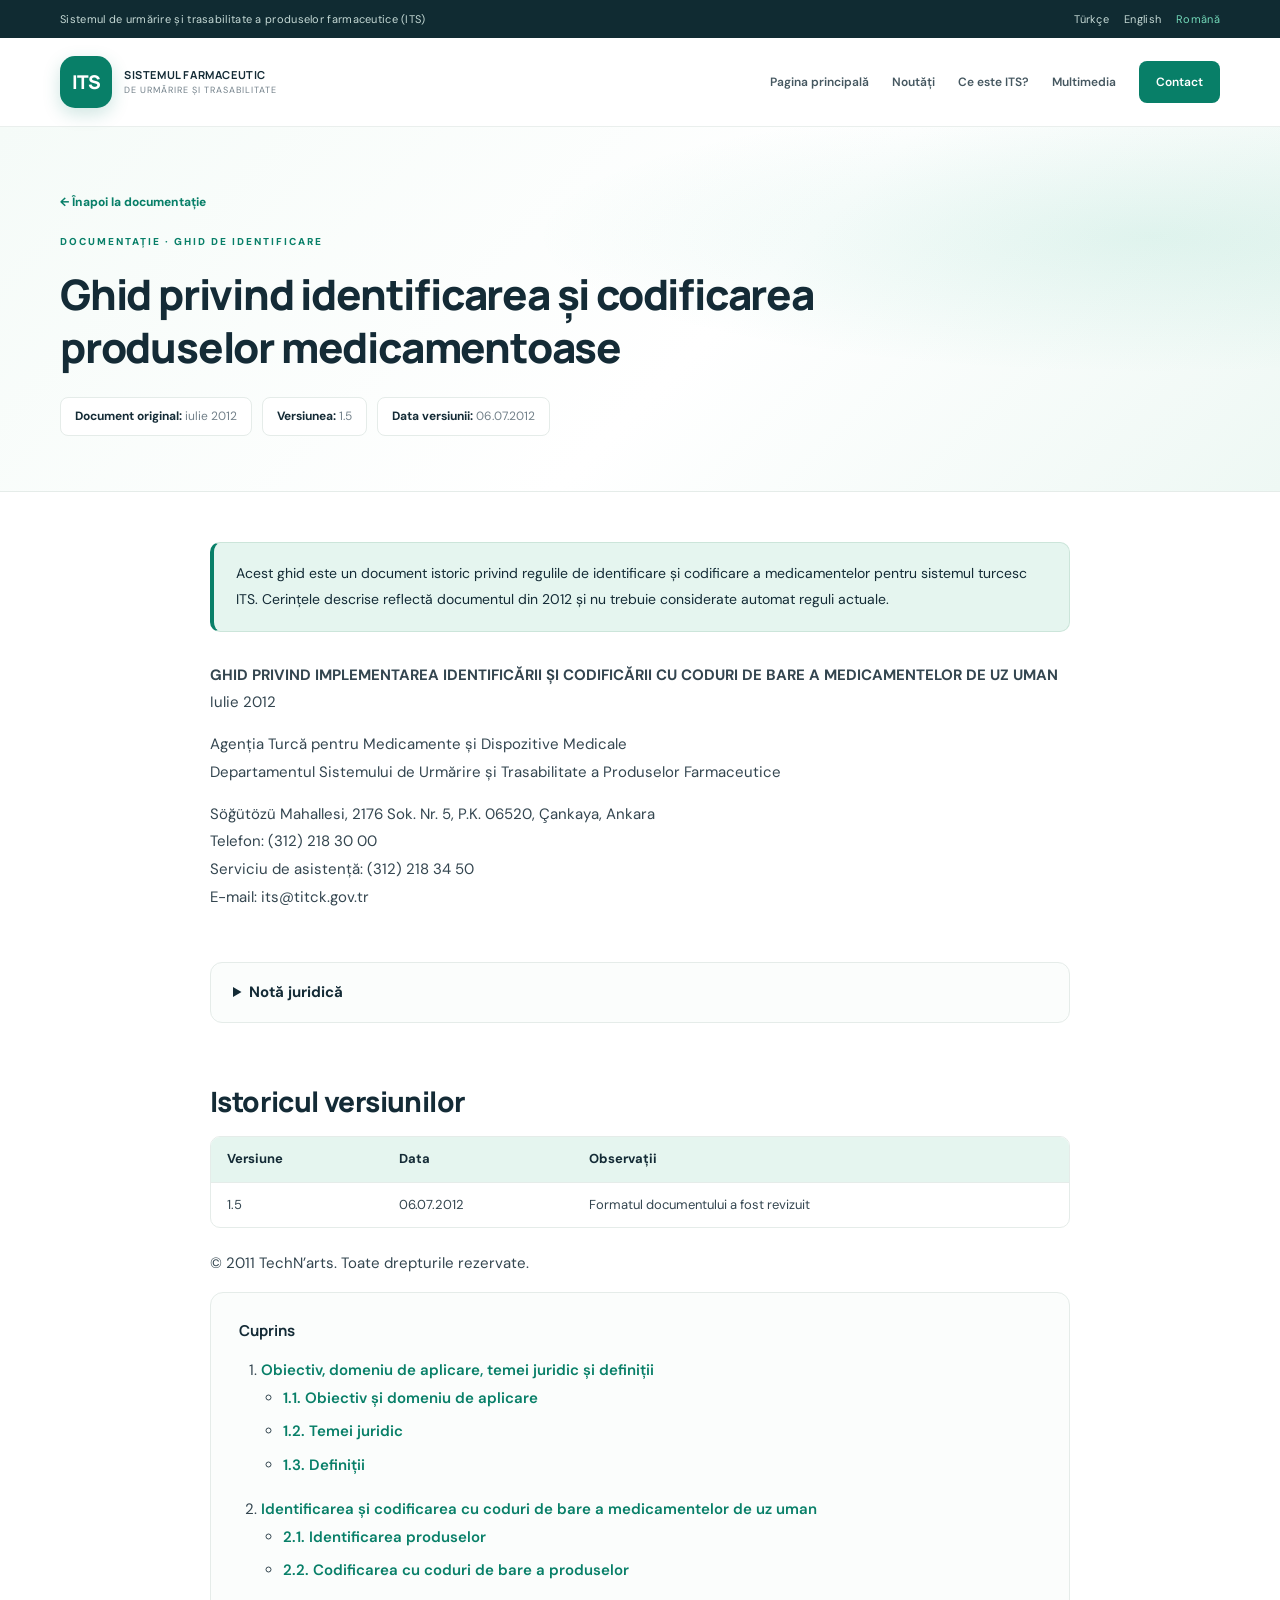
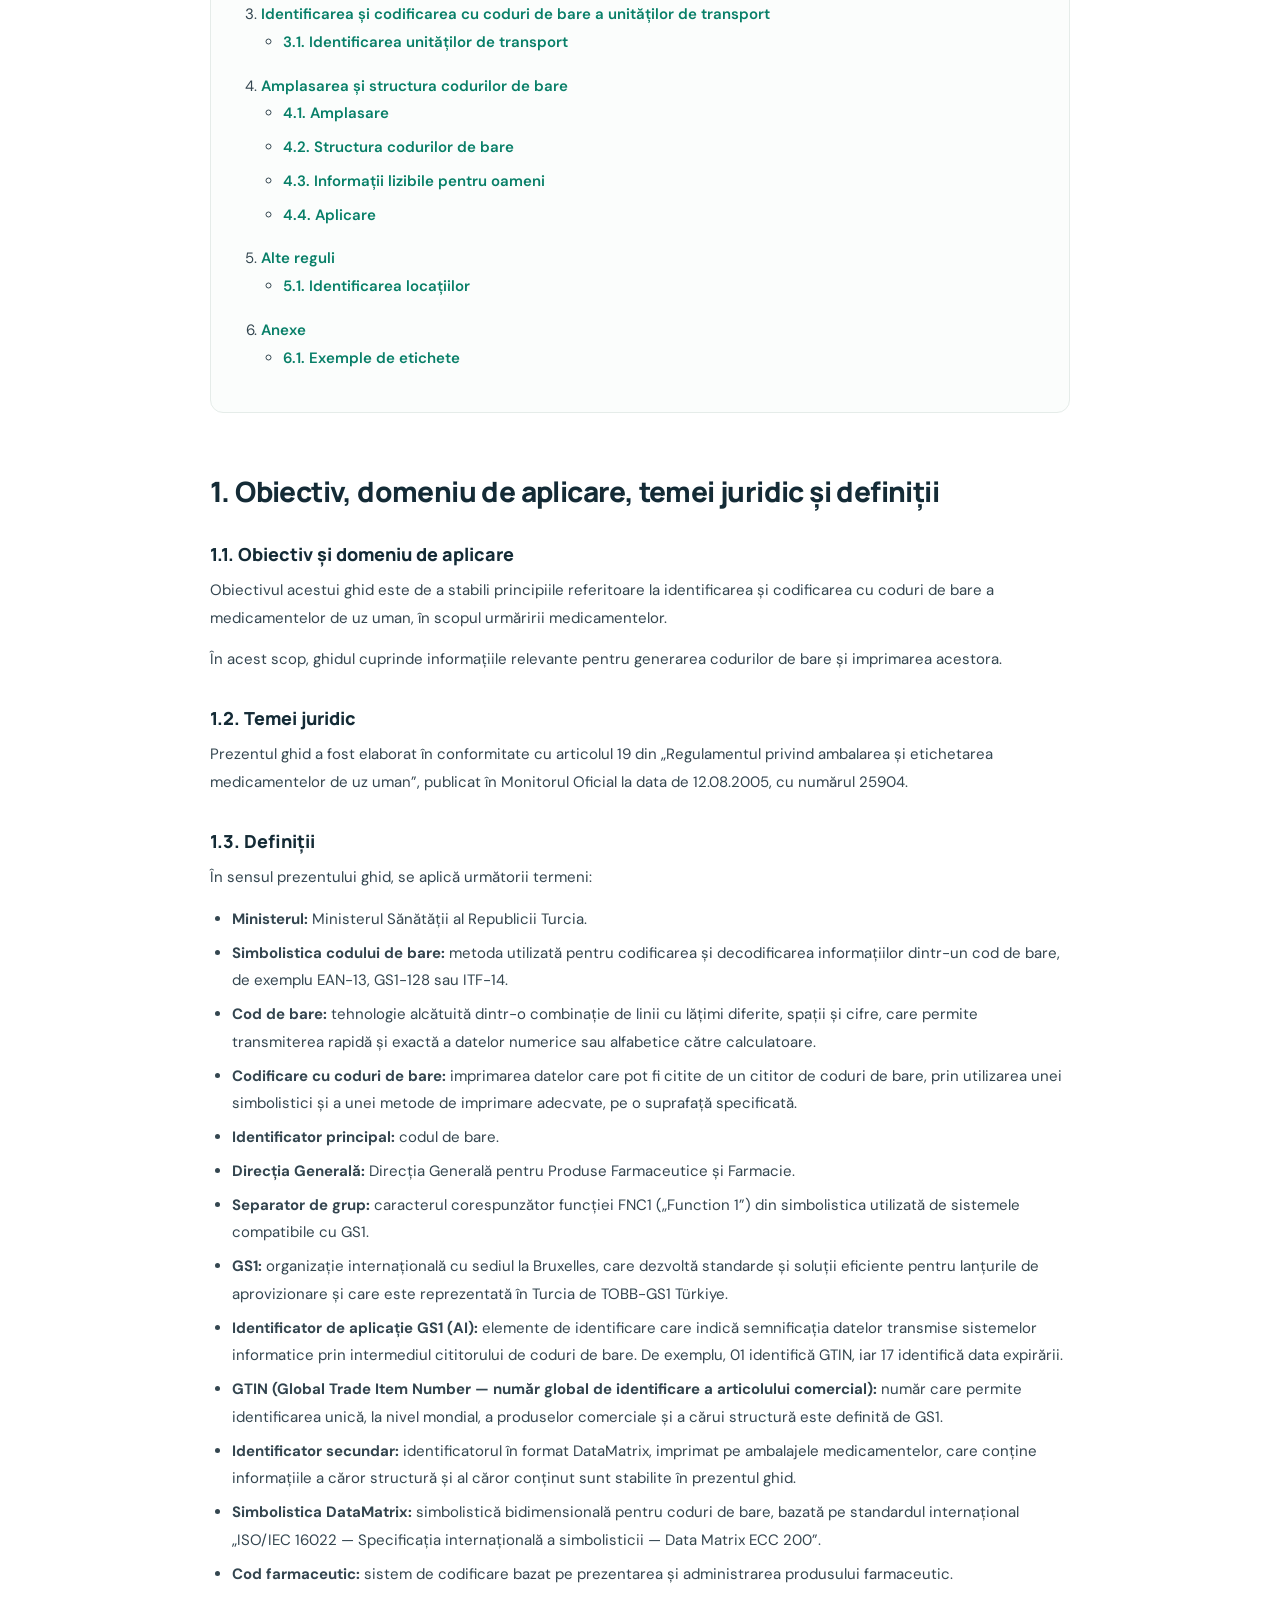
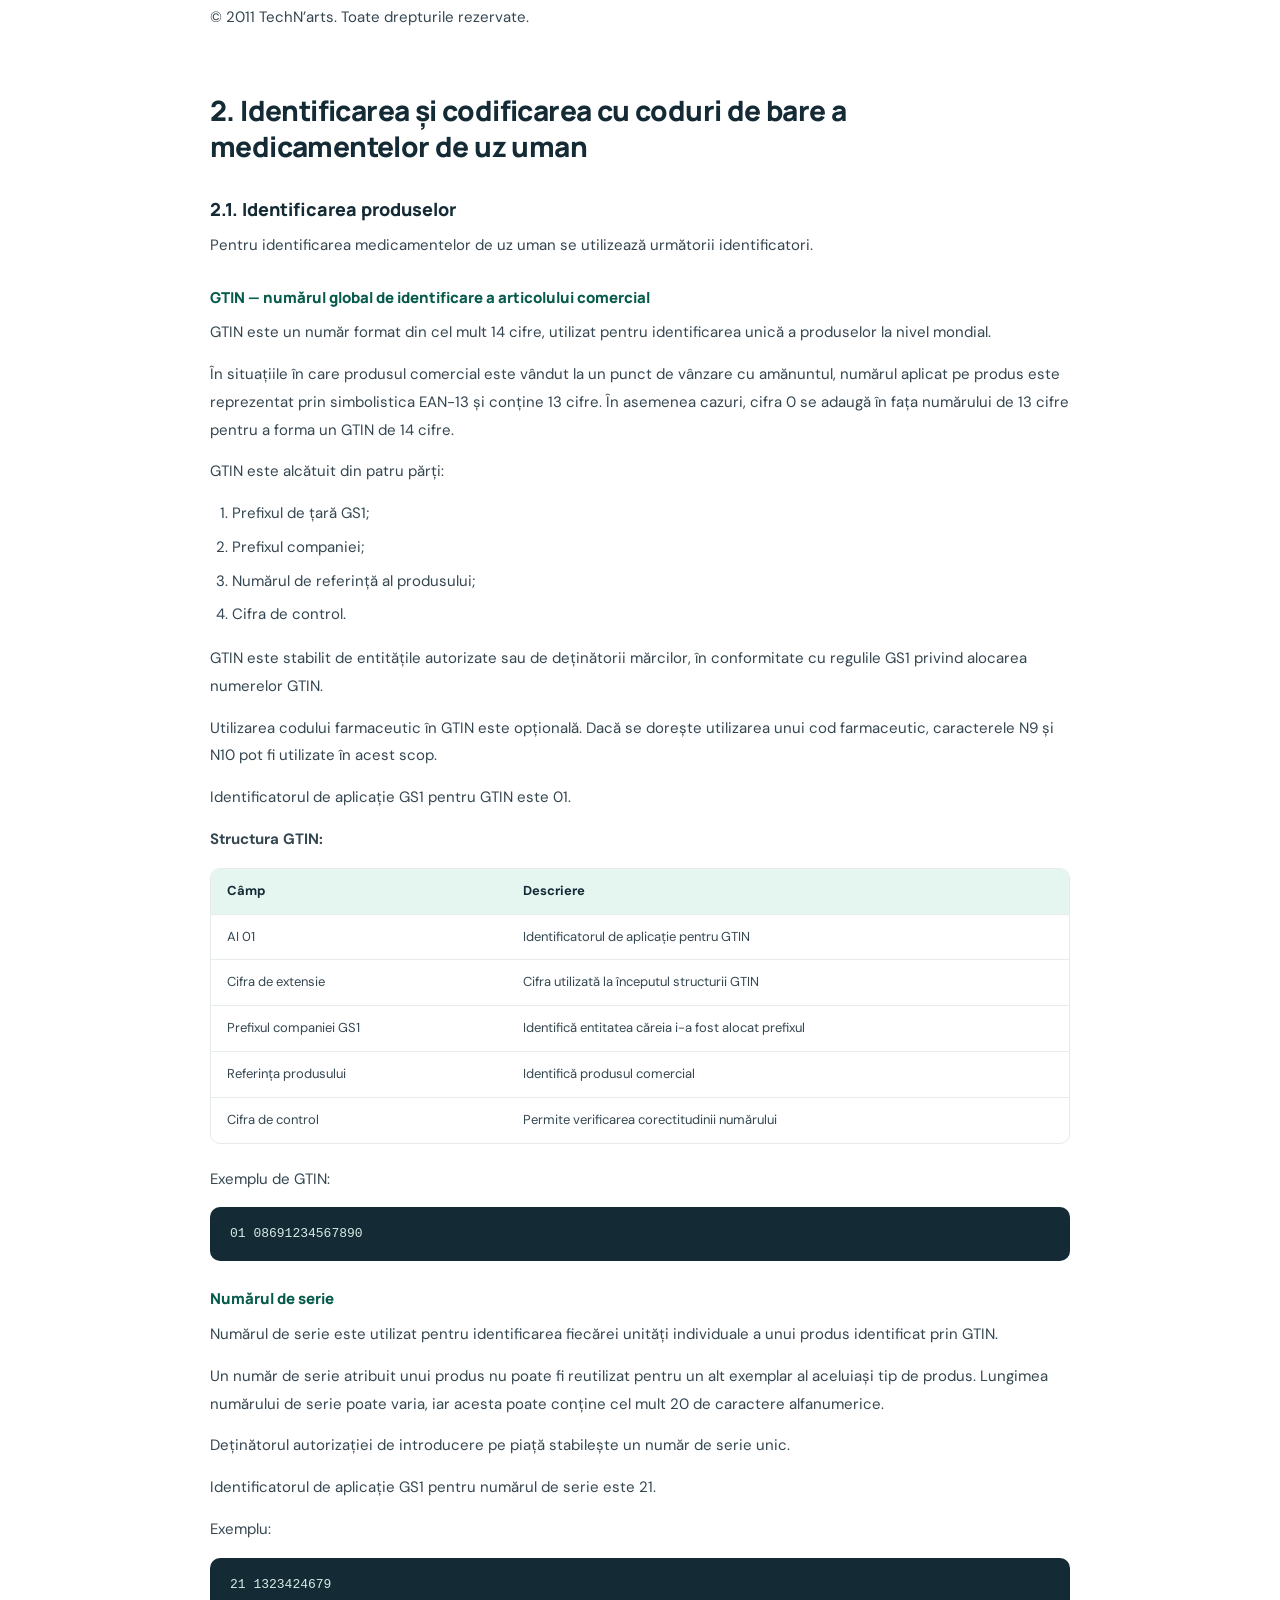
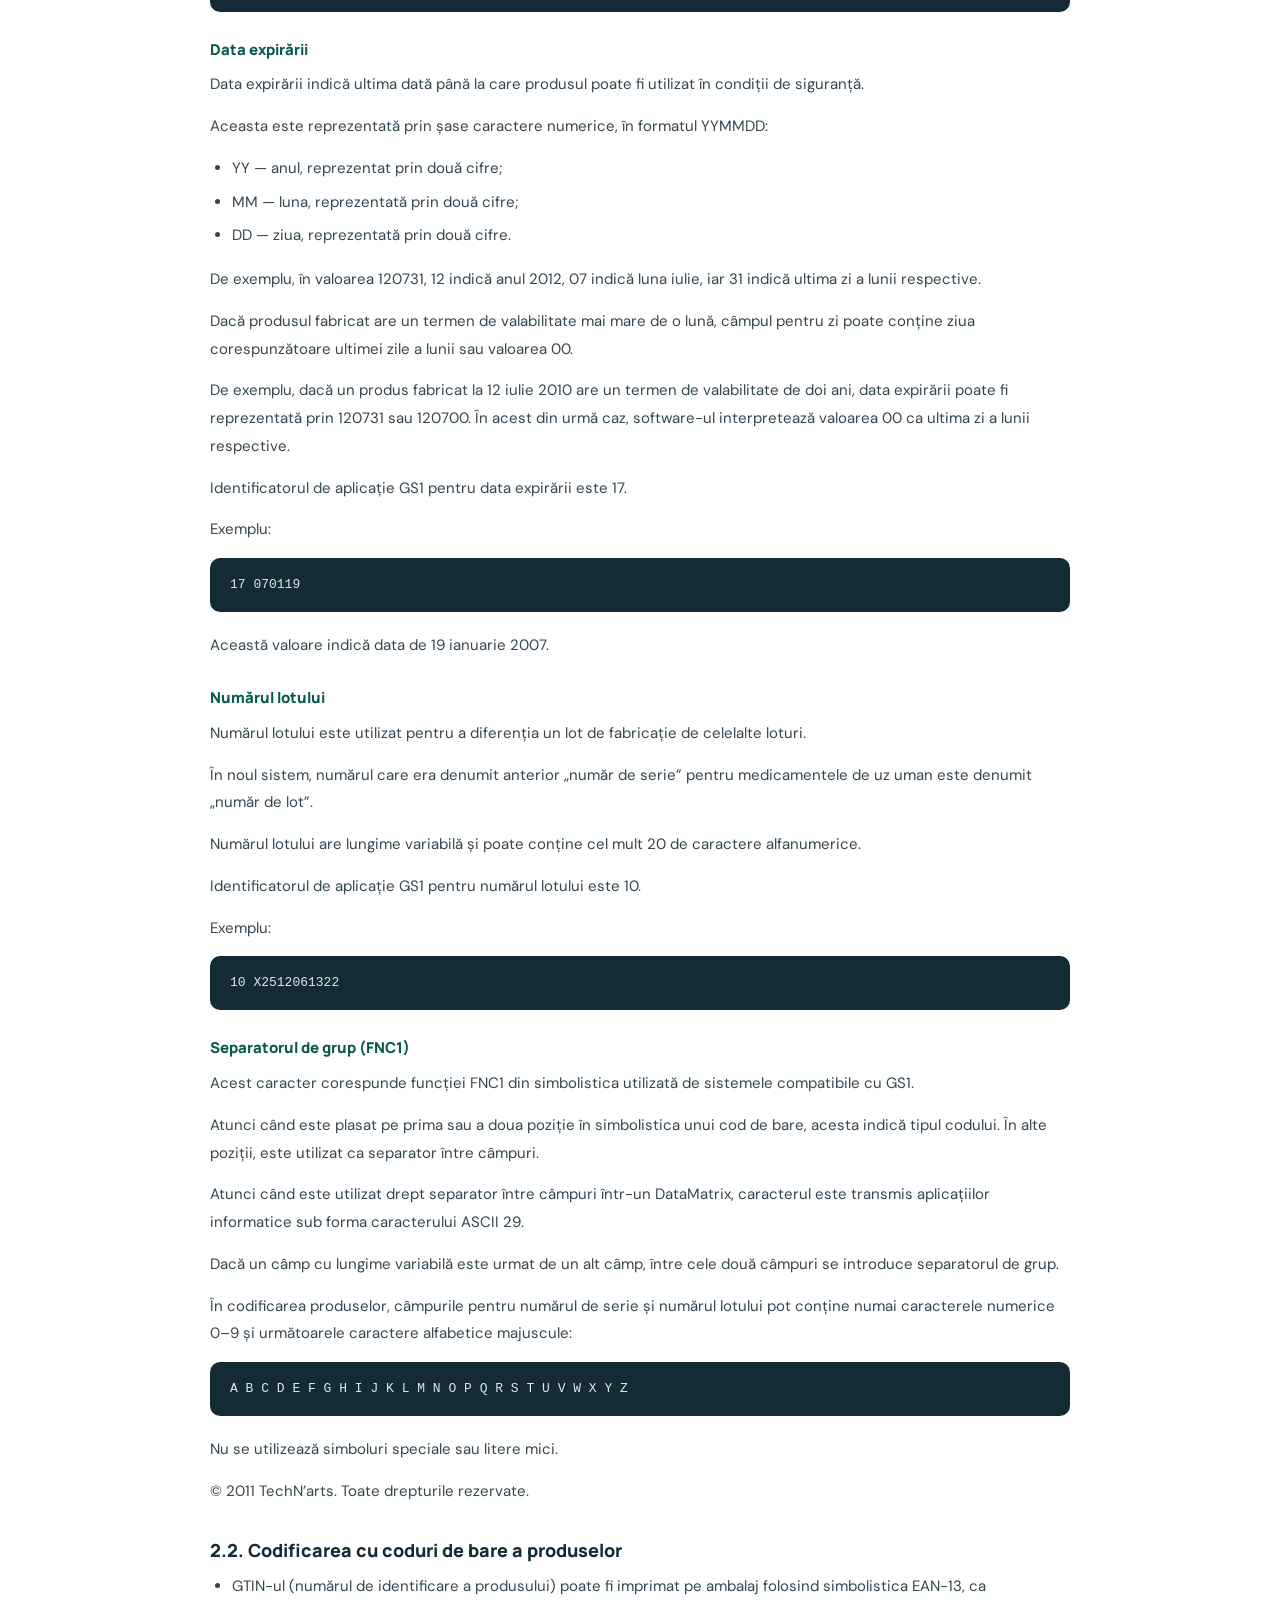
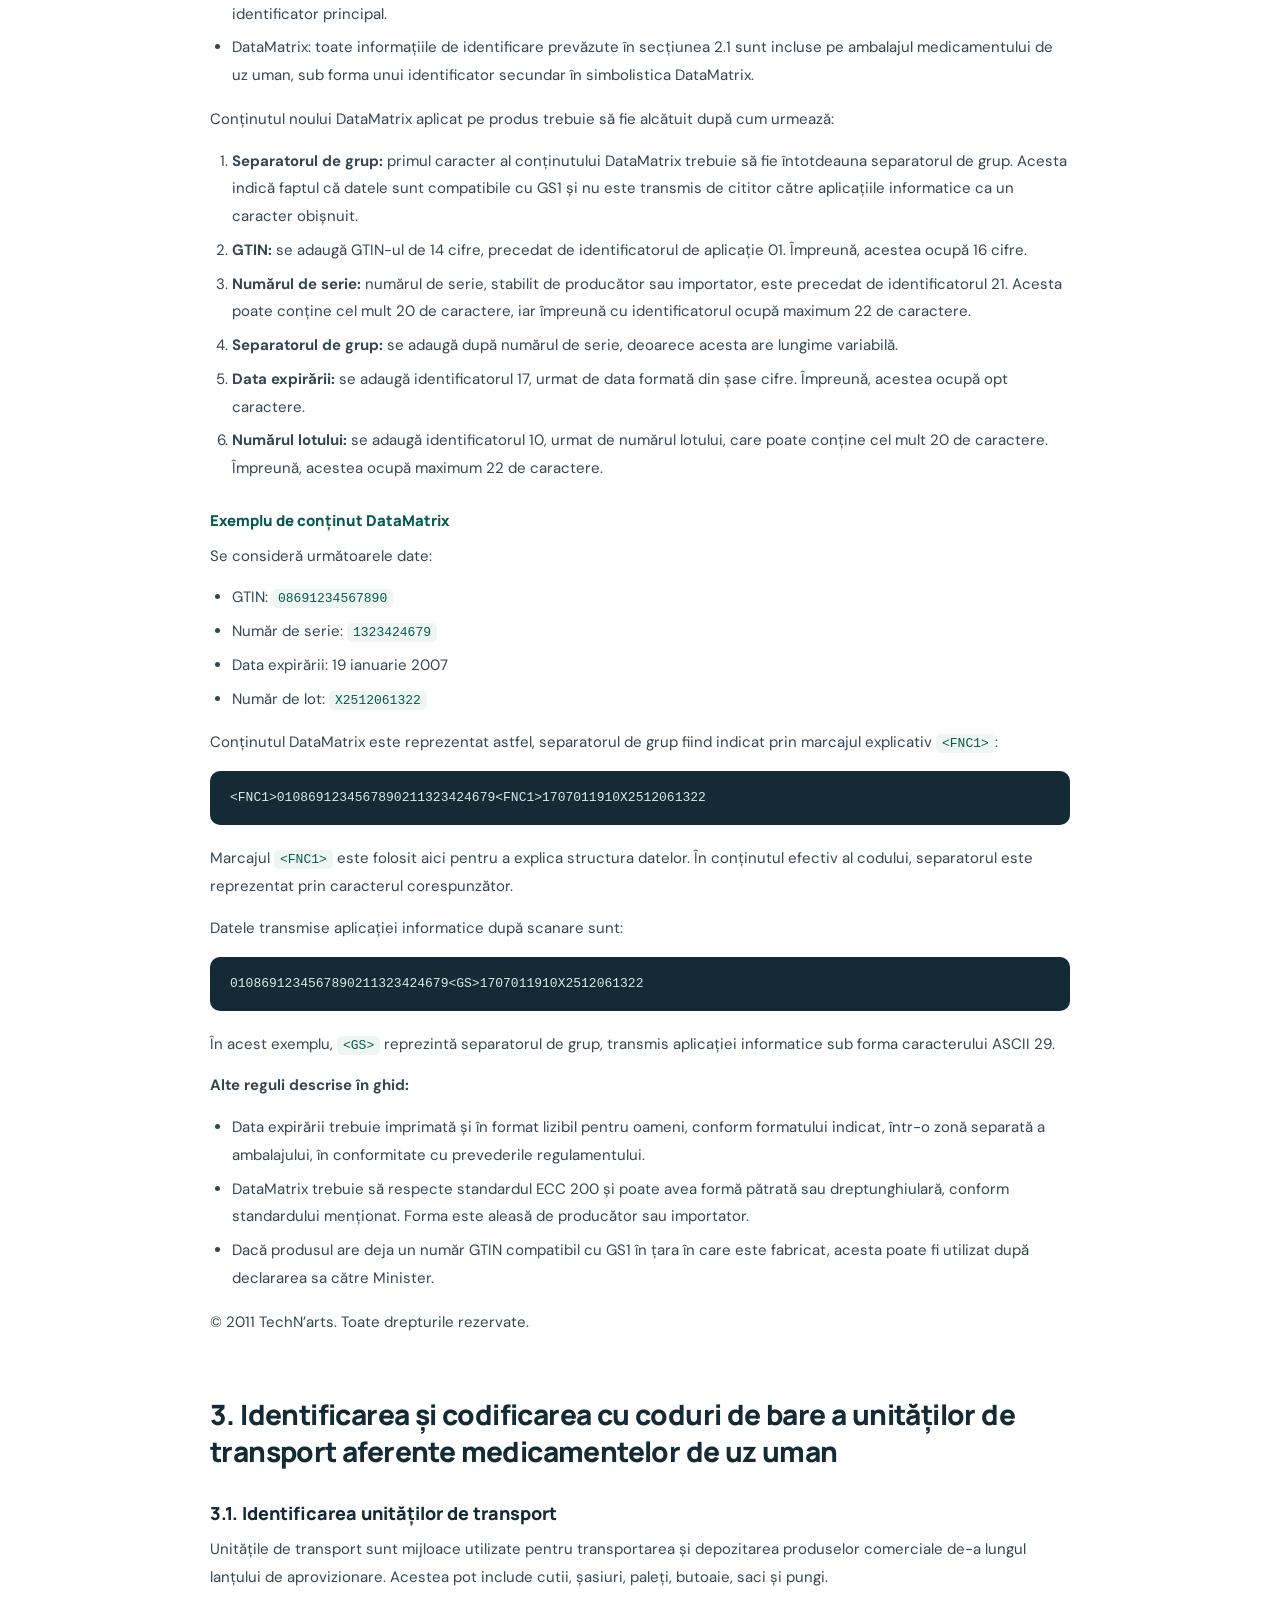
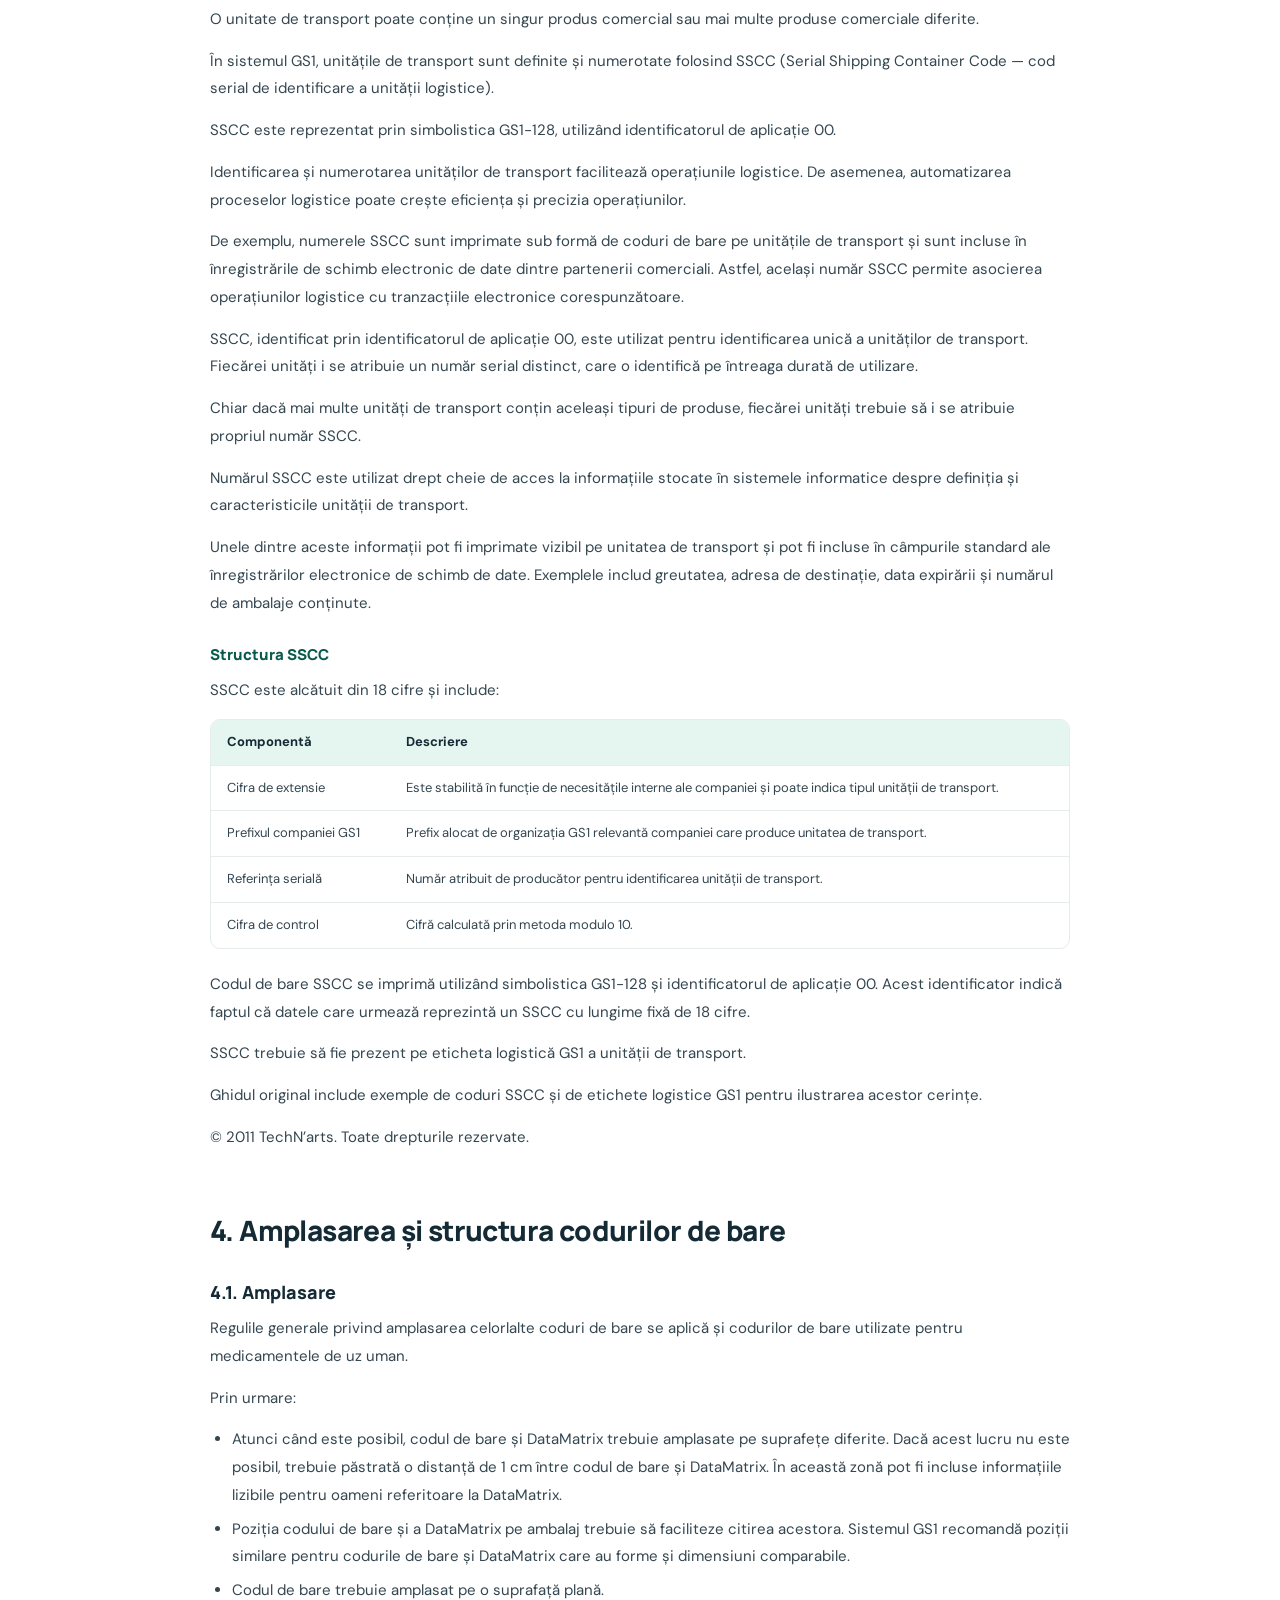
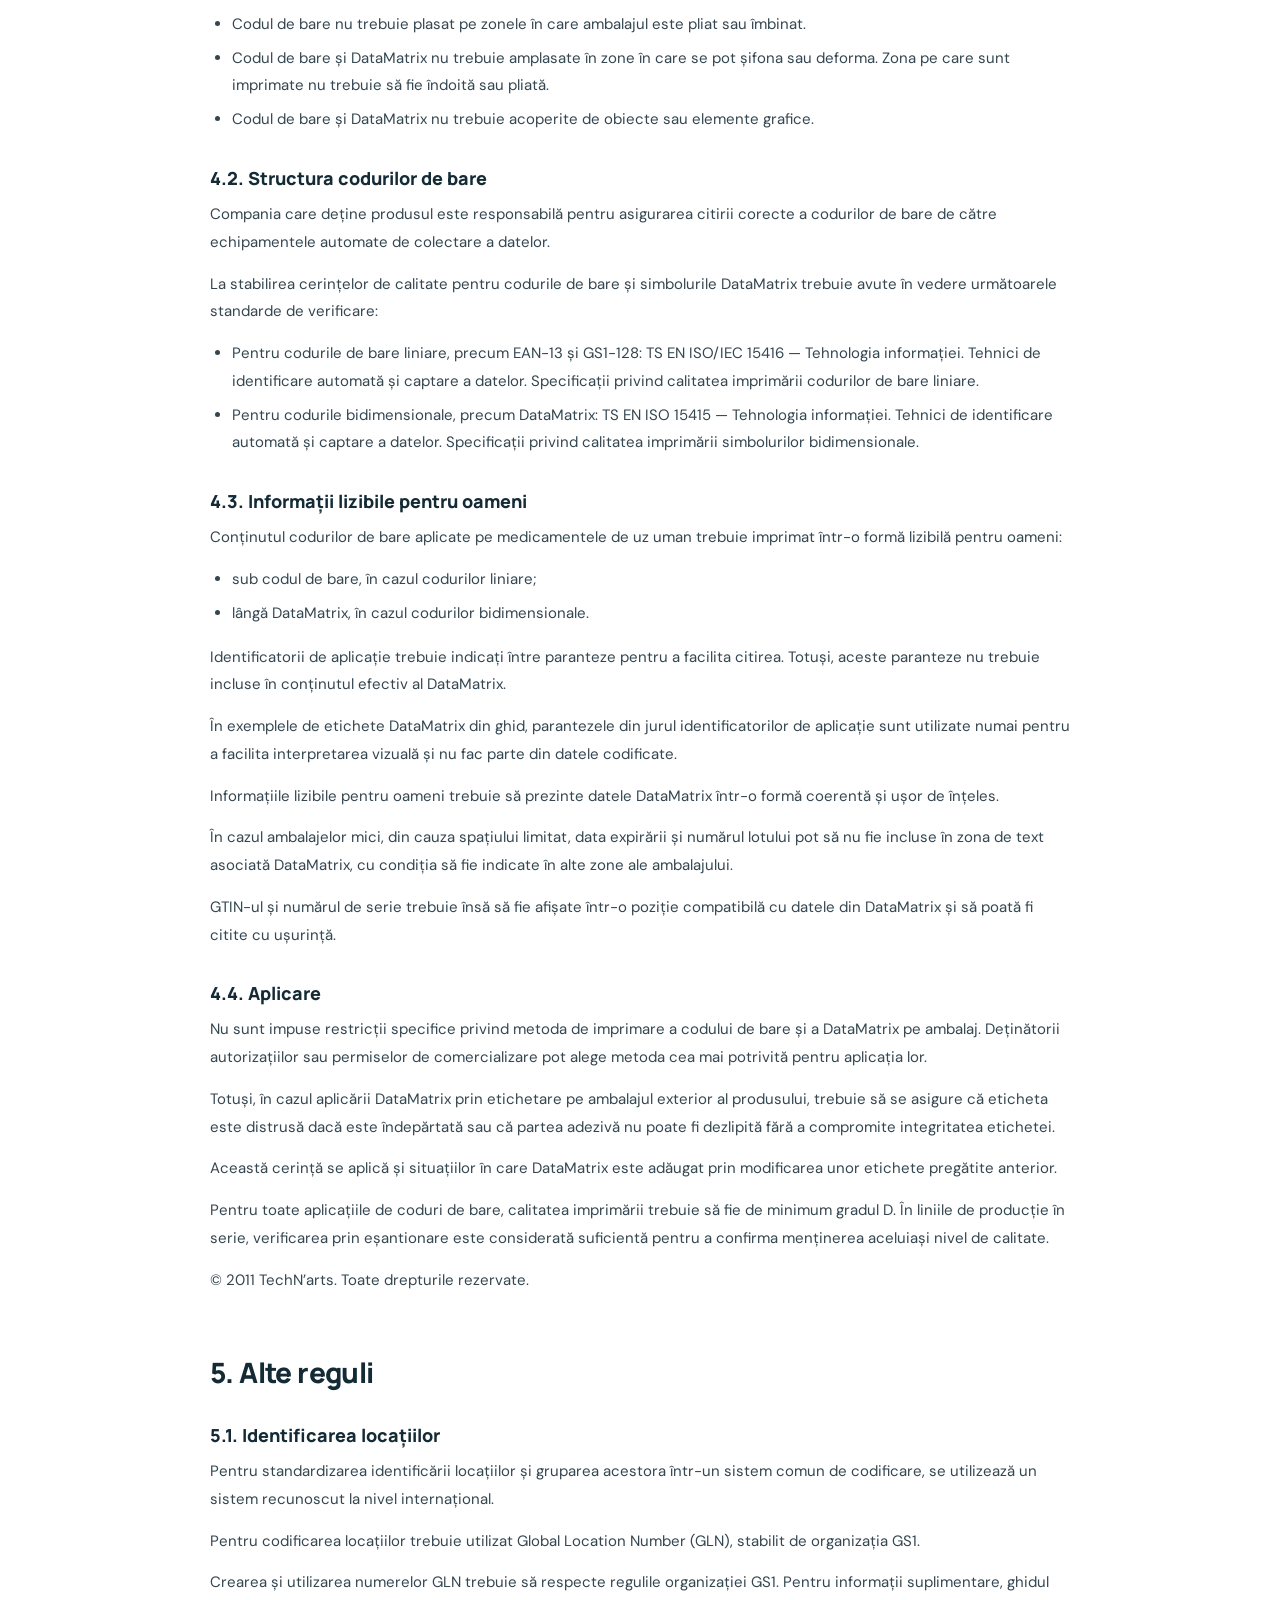
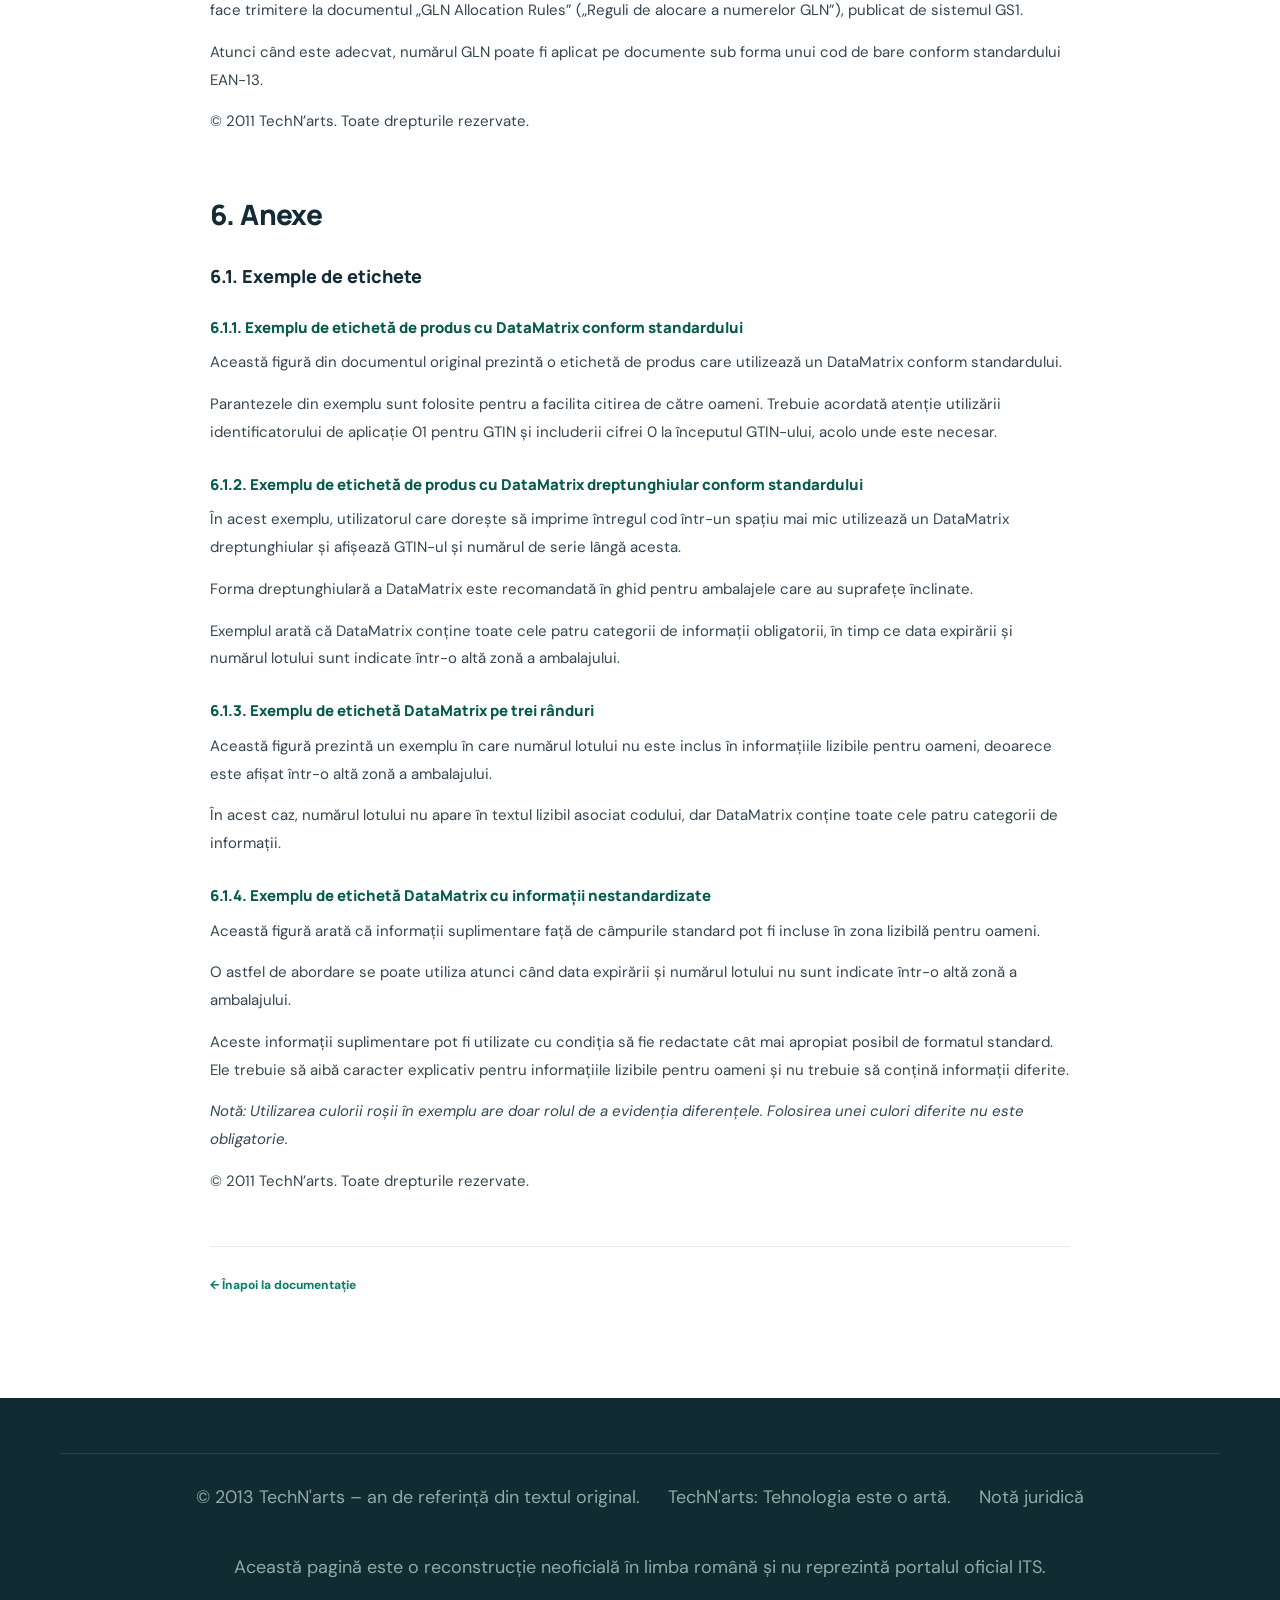
<file: pages/ghid-identificare.html>
<!DOCTYPE html>
<html lang="ro">
<head>
<meta charset="UTF-8">
<meta name="viewport" content="width=device-width, initial-scale=1.0">
<meta name="description" content="Ghid privind identificarea și codificarea produselor medicamentoase în sistemul ITS.">
<title>Ghid de identificare și codificare | ITS</title>
<link rel="stylesheet" href="../styles.css">
<style>
  /* Page-specific styles; they reuse the variables and patterns from styles.css */
  .guide-hero {
    padding: 60px 0 55px;
    background:
      radial-gradient(ellipse at 90% 30%, rgba(29, 174, 135, 0.11), transparent 38%),
      linear-gradient(135deg, #f5fbf8 0%, #ffffff 56%, #eef8f4 100%);
    border-bottom: 1px solid var(--border);
  }
  .guide-back {
    display: inline-flex;
    align-items: center;
    gap: 8px;
    margin-bottom: 22px;
    color: var(--green);
    font-size: 12px;
    font-weight: 800;
  }
  .guide-back:hover { color: var(--green-dark); }
  .guide-hero h1 {
    max-width: 820px;
    color: var(--navy);
    font-family: 'Manrope', sans-serif;
    font-size: clamp(28px, 3.6vw, 42px);
    font-weight: 800;
    line-height: 1.25;
    letter-spacing: -1.2px;
  }
  .guide-meta {
    display: flex;
    flex-wrap: wrap;
    gap: 10px;
    margin-top: 24px;
  }
  .guide-meta span {
    padding: 8px 14px;
    border: 1px solid var(--border);
    border-radius: 8px;
    background: white;
    color: var(--muted);
    font-size: 12px;
  }
  .guide-meta strong { color: var(--navy); }

  .guide-page { padding: 50px 0 80px; }
  .guide-content {
    max-width: 860px;
    margin: 0 auto;
    font-size: 15px;
    line-height: 1.85;
    overflow-wrap: anywhere;
  }
  .guide-content h2 {
    margin: 52px 0 16px;
    padding-top: 8px;
    color: var(--navy);
    font-family: 'Manrope', sans-serif;
    font-size: clamp(22px, 2.6vw, 28px);
    font-weight: 800;
    line-height: 1.3;
    letter-spacing: -0.6px;
  }
  .guide-content h3 {
    margin: 32px 0 10px;
    color: var(--navy);
    font-family: 'Manrope', sans-serif;
    font-size: 18px;
    font-weight: 800;
    line-height: 1.4;
  }
  .guide-content h4 {
    margin: 24px 0 8px;
    color: var(--green-dark);
    font-family: 'Manrope', sans-serif;
    font-size: 15px;
    font-weight: 800;
  }
  .guide-content p { margin-bottom: 14px; }
  .guide-content ul,
  .guide-content ol {
    margin: 0 0 16px 22px;
  }
  .guide-content li { margin-bottom: 6px; }
  .guide-content ul ul { margin-top: 6px; margin-bottom: 6px; }
  .guide-content img { max-width: 100%; height: auto; }

  .guide-note {
    margin: 0 0 30px;
    padding: 18px 22px;
    border: 1px solid #cce5da;
    border-left: 4px solid var(--green);
    border-radius: 10px;
    background: var(--green-light);
    color: var(--navy);
    font-size: 14px;
  }

  .guide-toc {
    margin: 0 0 10px;
    padding: 24px 28px;
    border: 1px solid var(--border);
    border-radius: 13px;
    background: #fbfdfc;
  }
  .guide-toc strong {
    display: block;
    margin-bottom: 12px;
    color: var(--navy);
    font-family: 'Manrope', sans-serif;
  }
  .guide-toc ol { margin-bottom: 0; }
  .guide-toc a { color: var(--green); font-weight: 600; }
  .guide-toc a:hover { color: var(--green-dark); text-decoration: underline; }

  .guide-table-wrap {
    margin: 0 0 22px;
    overflow-x: auto;
    border: 1px solid var(--border);
    border-radius: 10px;
  }
  .guide-table-wrap table {
    width: 100%;
    border-collapse: collapse;
    font-size: 13px;
    line-height: 1.6;
  }
  .guide-table-wrap th,
  .guide-table-wrap td {
    padding: 12px 16px;
    border-bottom: 1px solid var(--border);
    text-align: left;
    vertical-align: top;
  }
  .guide-table-wrap th {
    background: var(--green-light);
    color: var(--navy);
    font-weight: 700;
    white-space: nowrap;
  }
  .guide-table-wrap tr:last-child td { border-bottom: 0; }

  .guide-content pre,
  .guide-content code {
    font-family: ui-monospace, 'SFMono-Regular', Consolas, monospace;
  }
  .guide-content code {
    padding: 2px 6px;
    border-radius: 5px;
    background: #eef5f2;
    color: var(--green-dark);
    font-size: 13px;
  }
  .guide-content pre {
    margin: 0 0 20px;
    padding: 16px 20px;
    overflow-x: auto;
    border-radius: 10px;
    background: var(--navy);
    color: #d8ebe5;
    font-size: 13px;
    line-height: 1.7;
  }

  .guide-legal {
    margin-top: 50px;
    border: 1px solid var(--border);
    border-radius: 12px;
    background: #fbfdfc;
  }
  .guide-legal summary {
    padding: 16px 22px;
    color: var(--navy);
    font-weight: 700;
    cursor: pointer;
  }
  .guide-legal div { padding: 0 22px 8px; font-size: 13px; color: var(--muted); }

  .guide-footer-nav {
    max-width: 860px;
    margin: 50px auto 0;
    padding-top: 24px;
    border-top: 1px solid var(--border);
  }

  @media (max-width: 600px) {
    .guide-hero { padding: 40px 0 38px; }
    .guide-page { padding: 34px 0 60px; }
    .guide-content { font-size: 14px; }
    .guide-toc { padding: 20px; }
  }
</style>
</head>
<body>

<div class="top-bar">
  <div class="container top-bar-content">
    <span>Sistemul de urmărire și trasabilitate a produselor farmaceutice (ITS)</span>
    <div class="language-switch">
      <a href="#">Türkçe</a>
      <a href="#">English</a>
      <span>Română</span>
    </div>
  </div>
</div>

<header class="header">
  <div class="container nav-container">
    <a href="../index.html#acasa" class="logo">
      <span class="logo-symbol">ITS</span>
      <span class="logo-text">
        <strong>SISTEMUL FARMACEUTIC</strong>
        <small>DE URMĂRIRE ȘI TRASABILITATE</small>
      </span>
    </a>

    <button class="menu-toggle" type="button" aria-label="Deschide meniul" aria-controls="navigation" aria-expanded="false">&#9776;</button>

    <nav class="navigation" id="navigation" aria-label="Navigare principală">
      <a href="../index.html#acasa">Pagina principală</a>
      <a href="noutati.html">Noutăți</a>
      <a href="despre-itc.html">Ce este ITS?</a>
      <a href="multimedia.html">Multimedia</a>
      <a href="contact.html" class="nav-button">Contact</a>
    </nav>
  </div>
</header>

<main>

  <section class="guide-hero">
    <div class="container">
      <a class="guide-back" href="../index.html#documentatie">&larr; Înapoi la documentație</a>
      <span class="eyebrow" style="display:block">DOCUMENTAȚIE &middot; GHID DE IDENTIFICARE</span>
      <h1>Ghid privind identificarea și codificarea produselor medicamentoase</h1>
      <div class="guide-meta">
        <span><strong>Document original:</strong> iulie 2012</span>
        <span><strong>Versiunea:</strong> 1.5</span>
        <span><strong>Data versiunii:</strong> 06.07.2012</span>
      </div>
    </div>
  </section>

  <section class="guide-page">
    <div class="container">
      <article class="guide-content">

        <div class="guide-note">
          Acest ghid este un document istoric privind regulile de identificare
          și codificare a medicamentelor pentru sistemul turcesc ITS.
          Cerințele descrise reflectă documentul din 2012 și nu trebuie
          considerate automat reguli actuale.
        </div>

        <p>
          <strong>GHID PRIVIND IMPLEMENTAREA IDENTIFICĂRII ȘI CODIFICĂRII CU CODURI DE BARE A MEDICAMENTELOR DE UZ UMAN</strong><br>
          Iulie 2012
        </p>
        <p>
          Agenția Turcă pentru Medicamente și Dispozitive Medicale<br>
          Departamentul Sistemului de Urmărire și Trasabilitate a Produselor Farmaceutice
        </p>
        <p>
          Söğütözü Mahallesi, 2176 Sok. Nr. 5, P.K. 06520, Çankaya, Ankara<br>
          Telefon: (312) 218 30 00<br>
          Serviciu de asistență: (312) 218 34 50<br>
          E-mail: its@titck.gov.tr
        </p>

        <details class="guide-legal">
          <summary>Notă juridică</summary>
          <div>
            <p>În sensul Legii nr. 5846 privind operele intelectuale și artistice, acest document și întregul său conținut sunt considerate o „operă”. Documentul a fost elaborat de NART BİLİŞİM HİZMETLERİ Ltd. Şti. (denumită în continuare „TechN’arts”), care deține drepturile asupra acestei opere.</p>
            <p>Toate drepturile de proprietate intelectuală asupra documentului și conținutului său, inclusiv drepturile patrimoniale precum dreptul de adaptare, reproducere, distribuire, reprezentare și difuzare prin radio, aparțin exclusiv TechN’arts.</p>
            <p>Fără permisiunea scrisă expresă a TechN’arts, acest document sau orice parte a sa nu poate fi modificat, reprodus, trimis prin poștă, transferat, republicat, distribuit ori utilizat pentru crearea unor materiale derivate din original, integral sau parțial. Imaginile copiate din orice parte a documentului nu pot fi publicate pe nicio platformă.</p>
            <p>TechN’arts este singura entitate autorizată să transmită terților drepturile patrimoniale asupra documentului și conținutului său, să acorde drepturi sau licențe de utilizare a acestora ori să le comercializeze.</p>
            <p>Orice persoană care accesează acest document, direct sau indirect, acceptă în prealabil acești termeni, precum și consecințele juridice și sancțiunile aplicabile în cazul nerespectării lor. TechN’arts își rezervă toate drepturile legale în cazul încălcării oricăreia dintre aceste condiții.</p>
          </div>
        </details>

        <h2 id="versiuni">Istoricul versiunilor</h2>
        <div class="guide-table-wrap">
          <table>
            <thead>
              <tr><th>Versiune</th><th>Data</th><th>Observații</th></tr>
            </thead>
            <tbody>
              <tr><td>1.5</td><td>06.07.2012</td><td>Formatul documentului a fost revizuit</td></tr>
            </tbody>
          </table>
        </div>
        <p>&copy; 2011 TechN’arts. Toate drepturile rezervate.</p>

        <nav class="guide-toc" aria-label="Cuprins">
          <strong>Cuprins</strong>
          <ol>
            <li><a href="#s1">Obiectiv, domeniu de aplicare, temei juridic și definiții</a>
              <ul>
                <li><a href="#s1-1">1.1. Obiectiv și domeniu de aplicare</a></li>
                <li><a href="#s1-2">1.2. Temei juridic</a></li>
                <li><a href="#s1-3">1.3. Definiții</a></li>
              </ul>
            </li>
            <li><a href="#s2">Identificarea și codificarea cu coduri de bare a medicamentelor de uz uman</a>
              <ul>
                <li><a href="#s2-1">2.1. Identificarea produselor</a></li>
                <li><a href="#s2-2">2.2. Codificarea cu coduri de bare a produselor</a></li>
              </ul>
            </li>
            <li><a href="#s3">Identificarea și codificarea cu coduri de bare a unităților de transport</a>
              <ul>
                <li><a href="#s3-1">3.1. Identificarea unităților de transport</a></li>
              </ul>
            </li>
            <li><a href="#s4">Amplasarea și structura codurilor de bare</a>
              <ul>
                <li><a href="#s4-1">4.1. Amplasare</a></li>
                <li><a href="#s4-2">4.2. Structura codurilor de bare</a></li>
                <li><a href="#s4-3">4.3. Informații lizibile pentru oameni</a></li>
                <li><a href="#s4-4">4.4. Aplicare</a></li>
              </ul>
            </li>
            <li><a href="#s5">Alte reguli</a>
              <ul>
                <li><a href="#s5-1">5.1. Identificarea locațiilor</a></li>
              </ul>
            </li>
            <li><a href="#s6">Anexe</a>
              <ul>
                <li><a href="#s6-1">6.1. Exemple de etichete</a></li>
              </ul>
            </li>
          </ol>
        </nav>

        <!-- 1 -->
        <h2 id="s1">1. Obiectiv, domeniu de aplicare, temei juridic și definiții</h2>

        <h3 id="s1-1">1.1. Obiectiv și domeniu de aplicare</h3>
        <p>Obiectivul acestui ghid este de a stabili principiile referitoare la identificarea și codificarea cu coduri de bare a medicamentelor de uz uman, în scopul urmăririi medicamentelor.</p>
        <p>În acest scop, ghidul cuprinde informațiile relevante pentru generarea codurilor de bare și imprimarea acestora.</p>

        <h3 id="s1-2">1.2. Temei juridic</h3>
        <p>Prezentul ghid a fost elaborat în conformitate cu articolul 19 din „Regulamentul privind ambalarea și etichetarea medicamentelor de uz uman”, publicat în Monitorul Oficial la data de 12.08.2005, cu numărul 25904.</p>

        <h3 id="s1-3">1.3. Definiții</h3>
        <p>În sensul prezentului ghid, se aplică următorii termeni:</p>
        <ul>
          <li><strong>Ministerul:</strong> Ministerul Sănătății al Republicii Turcia.</li>
          <li><strong>Simbolistica codului de bare:</strong> metoda utilizată pentru codificarea și decodificarea informațiilor dintr-un cod de bare, de exemplu EAN-13, GS1-128 sau ITF-14.</li>
          <li><strong>Cod de bare:</strong> tehnologie alcătuită dintr-o combinație de linii cu lățimi diferite, spații și cifre, care permite transmiterea rapidă și exactă a datelor numerice sau alfabetice către calculatoare.</li>
          <li><strong>Codificare cu coduri de bare:</strong> imprimarea datelor care pot fi citite de un cititor de coduri de bare, prin utilizarea unei simbolistici și a unei metode de imprimare adecvate, pe o suprafață specificată.</li>
          <li><strong>Identificator principal:</strong> codul de bare.</li>
          <li><strong>Direcția Generală:</strong> Direcția Generală pentru Produse Farmaceutice și Farmacie.</li>
          <li><strong>Separator de grup:</strong> caracterul corespunzător funcției FNC1 („Function 1”) din simbolistica utilizată de sistemele compatibile cu GS1.</li>
          <li><strong>GS1:</strong> organizație internațională cu sediul la Bruxelles, care dezvoltă standarde și soluții eficiente pentru lanțurile de aprovizionare și care este reprezentată în Turcia de TOBB-GS1 Türkiye.</li>
          <li><strong>Identificator de aplicație GS1 (AI):</strong> elemente de identificare care indică semnificația datelor transmise sistemelor informatice prin intermediul cititorului de coduri de bare. De exemplu, 01 identifică GTIN, iar 17 identifică data expirării.</li>
          <li><strong>GTIN (Global Trade Item Number — număr global de identificare a articolului comercial):</strong> număr care permite identificarea unică, la nivel mondial, a produselor comerciale și a cărui structură este definită de GS1.</li>
          <li><strong>Identificator secundar:</strong> identificatorul în format DataMatrix, imprimat pe ambalajele medicamentelor, care conține informațiile a căror structură și al căror conținut sunt stabilite în prezentul ghid.</li>
          <li><strong>Simbolistica DataMatrix:</strong> simbolistică bidimensională pentru coduri de bare, bazată pe standardul internațional „ISO/IEC 16022 — Specificația internațională a simbolisticii — Data Matrix ECC 200”.</li>
          <li><strong>Cod farmaceutic:</strong> sistem de codificare bazat pe prezentarea și administrarea produsului farmaceutic.</li>
        </ul>
        <p>&copy; 2011 TechN’arts. Toate drepturile rezervate.</p>

        <!-- 2 -->
        <h2 id="s2">2. Identificarea și codificarea cu coduri de bare a medicamentelor de uz uman</h2>

        <h3 id="s2-1">2.1. Identificarea produselor</h3>
        <p>Pentru identificarea medicamentelor de uz uman se utilizează următorii identificatori.</p>

        <h4>GTIN — numărul global de identificare a articolului comercial</h4>
        <p>GTIN este un număr format din cel mult 14 cifre, utilizat pentru identificarea unică a produselor la nivel mondial.</p>
        <p>În situațiile în care produsul comercial este vândut la un punct de vânzare cu amănuntul, numărul aplicat pe produs este reprezentat prin simbolistica EAN-13 și conține 13 cifre. În asemenea cazuri, cifra 0 se adaugă în fața numărului de 13 cifre pentru a forma un GTIN de 14 cifre.</p>
        <p>GTIN este alcătuit din patru părți:</p>
        <ol>
          <li>Prefixul de țară GS1;</li>
          <li>Prefixul companiei;</li>
          <li>Numărul de referință al produsului;</li>
          <li>Cifra de control.</li>
        </ol>
        <p>GTIN este stabilit de entitățile autorizate sau de deținătorii mărcilor, în conformitate cu regulile GS1 privind alocarea numerelor GTIN.</p>
        <p>Utilizarea codului farmaceutic în GTIN este opțională. Dacă se dorește utilizarea unui cod farmaceutic, caracterele N9 și N10 pot fi utilizate în acest scop.</p>
        <p>Identificatorul de aplicație GS1 pentru GTIN este 01.</p>
        <p><strong>Structura GTIN:</strong></p>
        <div class="guide-table-wrap">
          <table>
            <thead>
              <tr><th>Câmp</th><th>Descriere</th></tr>
            </thead>
            <tbody>
              <tr><td>AI 01</td><td>Identificatorul de aplicație pentru GTIN</td></tr>
              <tr><td>Cifra de extensie</td><td>Cifra utilizată la începutul structurii GTIN</td></tr>
              <tr><td>Prefixul companiei GS1</td><td>Identifică entitatea căreia i-a fost alocat prefixul</td></tr>
              <tr><td>Referința produsului</td><td>Identifică produsul comercial</td></tr>
              <tr><td>Cifra de control</td><td>Permite verificarea corectitudinii numărului</td></tr>
            </tbody>
          </table>
        </div>
        <p>Exemplu de GTIN:</p>
        <pre>01 08691234567890</pre>

        <h4>Numărul de serie</h4>
        <p>Numărul de serie este utilizat pentru identificarea fiecărei unități individuale a unui produs identificat prin GTIN.</p>
        <p>Un număr de serie atribuit unui produs nu poate fi reutilizat pentru un alt exemplar al aceluiași tip de produs. Lungimea numărului de serie poate varia, iar acesta poate conține cel mult 20 de caractere alfanumerice.</p>
        <p>Deținătorul autorizației de introducere pe piață stabilește un număr de serie unic.</p>
        <p>Identificatorul de aplicație GS1 pentru numărul de serie este 21.</p>
        <p>Exemplu:</p>
        <pre>21 1323424679</pre>

        <h4>Data expirării</h4>
        <p>Data expirării indică ultima dată până la care produsul poate fi utilizat în condiții de siguranță.</p>
        <p>Aceasta este reprezentată prin șase caractere numerice, în formatul YYMMDD:</p>
        <ul>
          <li>YY — anul, reprezentat prin două cifre;</li>
          <li>MM — luna, reprezentată prin două cifre;</li>
          <li>DD — ziua, reprezentată prin două cifre.</li>
        </ul>
        <p>De exemplu, în valoarea 120731, 12 indică anul 2012, 07 indică luna iulie, iar 31 indică ultima zi a lunii respective.</p>
        <p>Dacă produsul fabricat are un termen de valabilitate mai mare de o lună, câmpul pentru zi poate conține ziua corespunzătoare ultimei zile a lunii sau valoarea 00.</p>
        <p>De exemplu, dacă un produs fabricat la 12 iulie 2010 are un termen de valabilitate de doi ani, data expirării poate fi reprezentată prin 120731 sau 120700. În acest din urmă caz, software-ul interpretează valoarea 00 ca ultima zi a lunii respective.</p>
        <p>Identificatorul de aplicație GS1 pentru data expirării este 17.</p>
        <p>Exemplu:</p>
        <pre>17 070119</pre>
        <p>Această valoare indică data de 19 ianuarie 2007.</p>

        <h4>Numărul lotului</h4>
        <p>Numărul lotului este utilizat pentru a diferenția un lot de fabricație de celelalte loturi.</p>
        <p>În noul sistem, numărul care era denumit anterior „număr de serie” pentru medicamentele de uz uman este denumit „număr de lot”.</p>
        <p>Numărul lotului are lungime variabilă și poate conține cel mult 20 de caractere alfanumerice.</p>
        <p>Identificatorul de aplicație GS1 pentru numărul lotului este 10.</p>
        <p>Exemplu:</p>
        <pre>10 X2512061322</pre>

        <h4>Separatorul de grup (FNC1)</h4>
        <p>Acest caracter corespunde funcției FNC1 din simbolistica utilizată de sistemele compatibile cu GS1.</p>
        <p>Atunci când este plasat pe prima sau a doua poziție în simbolistica unui cod de bare, acesta indică tipul codului. În alte poziții, este utilizat ca separator între câmpuri.</p>
        <p>Atunci când este utilizat drept separator între câmpuri într-un DataMatrix, caracterul este transmis aplicațiilor informatice sub forma caracterului ASCII 29.</p>
        <p>Dacă un câmp cu lungime variabilă este urmat de un alt câmp, între cele două câmpuri se introduce separatorul de grup.</p>
        <p>În codificarea produselor, câmpurile pentru numărul de serie și numărul lotului pot conține numai caracterele numerice 0–9 și următoarele caractere alfabetice majuscule:</p>
        <pre>A B C D E F G H I J K L M N O P Q R S T U V W X Y Z</pre>
        <p>Nu se utilizează simboluri speciale sau litere mici.</p>
        <p>&copy; 2011 TechN’arts. Toate drepturile rezervate.</p>

        <h3 id="s2-2">2.2. Codificarea cu coduri de bare a produselor</h3>
        <ul>
          <li>GTIN-ul (numărul de identificare a produsului) poate fi imprimat pe ambalaj folosind simbolistica EAN-13, ca identificator principal.</li>
          <li>DataMatrix: toate informațiile de identificare prevăzute în secțiunea 2.1 sunt incluse pe ambalajul medicamentului de uz uman, sub forma unui identificator secundar în simbolistica DataMatrix.</li>
        </ul>
        <p>Conținutul noului DataMatrix aplicat pe produs trebuie să fie alcătuit după cum urmează:</p>
        <ol>
          <li><strong>Separatorul de grup:</strong> primul caracter al conținutului DataMatrix trebuie să fie întotdeauna separatorul de grup. Acesta indică faptul că datele sunt compatibile cu GS1 și nu este transmis de cititor către aplicațiile informatice ca un caracter obișnuit.</li>
          <li><strong>GTIN:</strong> se adaugă GTIN-ul de 14 cifre, precedat de identificatorul de aplicație 01. Împreună, acestea ocupă 16 cifre.</li>
          <li><strong>Numărul de serie:</strong> numărul de serie, stabilit de producător sau importator, este precedat de identificatorul 21. Acesta poate conține cel mult 20 de caractere, iar împreună cu identificatorul ocupă maximum 22 de caractere.</li>
          <li><strong>Separatorul de grup:</strong> se adaugă după numărul de serie, deoarece acesta are lungime variabilă.</li>
          <li><strong>Data expirării:</strong> se adaugă identificatorul 17, urmat de data formată din șase cifre. Împreună, acestea ocupă opt caractere.</li>
          <li><strong>Numărul lotului:</strong> se adaugă identificatorul 10, urmat de numărul lotului, care poate conține cel mult 20 de caractere. Împreună, acestea ocupă maximum 22 de caractere.</li>
        </ol>

        <h4>Exemplu de conținut DataMatrix</h4>
        <p>Se consideră următoarele date:</p>
        <ul>
          <li>GTIN: <code>08691234567890</code></li>
          <li>Număr de serie: <code>1323424679</code></li>
          <li>Data expirării: 19 ianuarie 2007</li>
          <li>Număr de lot: <code>X2512061322</code></li>
        </ul>
        <p>Conținutul DataMatrix este reprezentat astfel, separatorul de grup fiind indicat prin marcajul explicativ <code>&lt;FNC1&gt;</code>:</p>
        <pre>&lt;FNC1&gt;0108691234567890211323424679&lt;FNC1&gt;1707011910X2512061322</pre>
        <p>Marcajul <code>&lt;FNC1&gt;</code> este folosit aici pentru a explica structura datelor. În conținutul efectiv al codului, separatorul este reprezentat prin caracterul corespunzător.</p>
        <p>Datele transmise aplicației informatice după scanare sunt:</p>
        <pre>0108691234567890211323424679&lt;GS&gt;1707011910X2512061322</pre>
        <p>În acest exemplu, <code>&lt;GS&gt;</code> reprezintă separatorul de grup, transmis aplicației informatice sub forma caracterului ASCII 29.</p>

        <p><strong>Alte reguli descrise în ghid:</strong></p>
        <ul>
          <li>Data expirării trebuie imprimată și în format lizibil pentru oameni, conform formatului indicat, într-o zonă separată a ambalajului, în conformitate cu prevederile regulamentului.</li>
          <li>DataMatrix trebuie să respecte standardul ECC 200 și poate avea formă pătrată sau dreptunghiulară, conform standardului menționat. Forma este aleasă de producător sau importator.</li>
          <li>Dacă produsul are deja un număr GTIN compatibil cu GS1 în țara în care este fabricat, acesta poate fi utilizat după declararea sa către Minister.</li>
        </ul>
        <p>&copy; 2011 TechN’arts. Toate drepturile rezervate.</p>

        <!-- 3 -->
        <h2 id="s3">3. Identificarea și codificarea cu coduri de bare a unităților de transport aferente medicamentelor de uz uman</h2>

        <h3 id="s3-1">3.1. Identificarea unităților de transport</h3>
        <p>Unitățile de transport sunt mijloace utilizate pentru transportarea și depozitarea produselor comerciale de-a lungul lanțului de aprovizionare. Acestea pot include cutii, șasiuri, paleți, butoaie, saci și pungi.</p>
        <p>O unitate de transport poate conține un singur produs comercial sau mai multe produse comerciale diferite.</p>
        <p>În sistemul GS1, unitățile de transport sunt definite și numerotate folosind SSCC (Serial Shipping Container Code — cod serial de identificare a unității logistice).</p>
        <p>SSCC este reprezentat prin simbolistica GS1-128, utilizând identificatorul de aplicație 00.</p>
        <p>Identificarea și numerotarea unităților de transport facilitează operațiunile logistice. De asemenea, automatizarea proceselor logistice poate crește eficiența și precizia operațiunilor.</p>
        <p>De exemplu, numerele SSCC sunt imprimate sub formă de coduri de bare pe unitățile de transport și sunt incluse în înregistrările de schimb electronic de date dintre partenerii comerciali. Astfel, același număr SSCC permite asocierea operațiunilor logistice cu tranzacțiile electronice corespunzătoare.</p>
        <p>SSCC, identificat prin identificatorul de aplicație 00, este utilizat pentru identificarea unică a unităților de transport. Fiecărei unități i se atribuie un număr serial distinct, care o identifică pe întreaga durată de utilizare.</p>
        <p>Chiar dacă mai multe unități de transport conțin aceleași tipuri de produse, fiecărei unități trebuie să i se atribuie propriul număr SSCC.</p>
        <p>Numărul SSCC este utilizat drept cheie de acces la informațiile stocate în sistemele informatice despre definiția și caracteristicile unității de transport.</p>
        <p>Unele dintre aceste informații pot fi imprimate vizibil pe unitatea de transport și pot fi incluse în câmpurile standard ale înregistrărilor electronice de schimb de date. Exemplele includ greutatea, adresa de destinație, data expirării și numărul de ambalaje conținute.</p>

        <h4>Structura SSCC</h4>
        <p>SSCC este alcătuit din 18 cifre și include:</p>
        <div class="guide-table-wrap">
          <table>
            <thead>
              <tr><th>Componentă</th><th>Descriere</th></tr>
            </thead>
            <tbody>
              <tr><td>Cifra de extensie</td><td>Este stabilită în funcție de necesitățile interne ale companiei și poate indica tipul unității de transport.</td></tr>
              <tr><td>Prefixul companiei GS1</td><td>Prefix alocat de organizația GS1 relevantă companiei care produce unitatea de transport.</td></tr>
              <tr><td>Referința serială</td><td>Număr atribuit de producător pentru identificarea unității de transport.</td></tr>
              <tr><td>Cifra de control</td><td>Cifră calculată prin metoda modulo 10.</td></tr>
            </tbody>
          </table>
        </div>
        <p>Codul de bare SSCC se imprimă utilizând simbolistica GS1-128 și identificatorul de aplicație 00. Acest identificator indică faptul că datele care urmează reprezintă un SSCC cu lungime fixă de 18 cifre.</p>
        <p>SSCC trebuie să fie prezent pe eticheta logistică GS1 a unității de transport.</p>
        <p>Ghidul original include exemple de coduri SSCC și de etichete logistice GS1 pentru ilustrarea acestor cerințe.</p>
        <p>&copy; 2011 TechN’arts. Toate drepturile rezervate.</p>

        <!-- 4 -->
        <h2 id="s4">4. Amplasarea și structura codurilor de bare</h2>

        <h3 id="s4-1">4.1. Amplasare</h3>
        <p>Regulile generale privind amplasarea celorlalte coduri de bare se aplică și codurilor de bare utilizate pentru medicamentele de uz uman.</p>
        <p>Prin urmare:</p>
        <ul>
          <li>Atunci când este posibil, codul de bare și DataMatrix trebuie amplasate pe suprafețe diferite. Dacă acest lucru nu este posibil, trebuie păstrată o distanță de 1 cm între codul de bare și DataMatrix. În această zonă pot fi incluse informațiile lizibile pentru oameni referitoare la DataMatrix.</li>
          <li>Poziția codului de bare și a DataMatrix pe ambalaj trebuie să faciliteze citirea acestora. Sistemul GS1 recomandă poziții similare pentru codurile de bare și DataMatrix care au forme și dimensiuni comparabile.</li>
          <li>Codul de bare trebuie amplasat pe o suprafață plană.</li>
          <li>Codul de bare nu trebuie plasat pe zonele în care ambalajul este pliat sau îmbinat.</li>
          <li>Codul de bare și DataMatrix nu trebuie amplasate în zone în care se pot șifona sau deforma. Zona pe care sunt imprimate nu trebuie să fie îndoită sau pliată.</li>
          <li>Codul de bare și DataMatrix nu trebuie acoperite de obiecte sau elemente grafice.</li>
        </ul>

        <h3 id="s4-2">4.2. Structura codurilor de bare</h3>
        <p>Compania care deține produsul este responsabilă pentru asigurarea citirii corecte a codurilor de bare de către echipamentele automate de colectare a datelor.</p>
        <p>La stabilirea cerințelor de calitate pentru codurile de bare și simbolurile DataMatrix trebuie avute în vedere următoarele standarde de verificare:</p>
        <ul>
          <li>Pentru codurile de bare liniare, precum EAN-13 și GS1-128: TS EN ISO/IEC 15416 — Tehnologia informației. Tehnici de identificare automată și captare a datelor. Specificații privind calitatea imprimării codurilor de bare liniare.</li>
          <li>Pentru codurile bidimensionale, precum DataMatrix: TS EN ISO 15415 — Tehnologia informației. Tehnici de identificare automată și captare a datelor. Specificații privind calitatea imprimării simbolurilor bidimensionale.</li>
        </ul>

        <h3 id="s4-3">4.3. Informații lizibile pentru oameni</h3>
        <p>Conținutul codurilor de bare aplicate pe medicamentele de uz uman trebuie imprimat într-o formă lizibilă pentru oameni:</p>
        <ul>
          <li>sub codul de bare, în cazul codurilor liniare;</li>
          <li>lângă DataMatrix, în cazul codurilor bidimensionale.</li>
        </ul>
        <p>Identificatorii de aplicație trebuie indicați între paranteze pentru a facilita citirea. Totuși, aceste paranteze nu trebuie incluse în conținutul efectiv al DataMatrix.</p>
        <p>În exemplele de etichete DataMatrix din ghid, parantezele din jurul identificatorilor de aplicație sunt utilizate numai pentru a facilita interpretarea vizuală și nu fac parte din datele codificate.</p>
        <p>Informațiile lizibile pentru oameni trebuie să prezinte datele DataMatrix într-o formă coerentă și ușor de înțeles.</p>
        <p>În cazul ambalajelor mici, din cauza spațiului limitat, data expirării și numărul lotului pot să nu fie incluse în zona de text asociată DataMatrix, cu condiția să fie indicate în alte zone ale ambalajului.</p>
        <p>GTIN-ul și numărul de serie trebuie însă să fie afișate într-o poziție compatibilă cu datele din DataMatrix și să poată fi citite cu ușurință.</p>

        <h3 id="s4-4">4.4. Aplicare</h3>
        <p>Nu sunt impuse restricții specifice privind metoda de imprimare a codului de bare și a DataMatrix pe ambalaj. Deținătorii autorizațiilor sau permiselor de comercializare pot alege metoda cea mai potrivită pentru aplicația lor.</p>
        <p>Totuși, în cazul aplicării DataMatrix prin etichetare pe ambalajul exterior al produsului, trebuie să se asigure că eticheta este distrusă dacă este îndepărtată sau că partea adezivă nu poate fi dezlipită fără a compromite integritatea etichetei.</p>
        <p>Această cerință se aplică și situațiilor în care DataMatrix este adăugat prin modificarea unor etichete pregătite anterior.</p>
        <p>Pentru toate aplicațiile de coduri de bare, calitatea imprimării trebuie să fie de minimum gradul D. În liniile de producție în serie, verificarea prin eșantionare este considerată suficientă pentru a confirma menținerea aceluiași nivel de calitate.</p>
        <p>&copy; 2011 TechN’arts. Toate drepturile rezervate.</p>

        <!-- 5 -->
        <h2 id="s5">5. Alte reguli</h2>

        <h3 id="s5-1">5.1. Identificarea locațiilor</h3>
        <p>Pentru standardizarea identificării locațiilor și gruparea acestora într-un sistem comun de codificare, se utilizează un sistem recunoscut la nivel internațional.</p>
        <p>Pentru codificarea locațiilor trebuie utilizat Global Location Number (GLN), stabilit de organizația GS1.</p>
        <p>Crearea și utilizarea numerelor GLN trebuie să respecte regulile organizației GS1. Pentru informații suplimentare, ghidul face trimitere la documentul „GLN Allocation Rules” („Reguli de alocare a numerelor GLN”), publicat de sistemul GS1.</p>
        <p>Atunci când este adecvat, numărul GLN poate fi aplicat pe documente sub forma unui cod de bare conform standardului EAN-13.</p>
        <p>&copy; 2011 TechN’arts. Toate drepturile rezervate.</p>

        <!-- 6 -->
        <h2 id="s6">6. Anexe</h2>

        <h3 id="s6-1">6.1. Exemple de etichete</h3>

        <h4>6.1.1. Exemplu de etichetă de produs cu DataMatrix conform standardului</h4>
        <p>Această figură din documentul original prezintă o etichetă de produs care utilizează un DataMatrix conform standardului.</p>
        <p>Parantezele din exemplu sunt folosite pentru a facilita citirea de către oameni. Trebuie acordată atenție utilizării identificatorului de aplicație 01 pentru GTIN și includerii cifrei 0 la începutul GTIN-ului, acolo unde este necesar.</p>

        <h4>6.1.2. Exemplu de etichetă de produs cu DataMatrix dreptunghiular conform standardului</h4>
        <p>În acest exemplu, utilizatorul care dorește să imprime întregul cod într-un spațiu mai mic utilizează un DataMatrix dreptunghiular și afișează GTIN-ul și numărul de serie lângă acesta.</p>
        <p>Forma dreptunghiulară a DataMatrix este recomandată în ghid pentru ambalajele care au suprafețe înclinate.</p>
        <p>Exemplul arată că DataMatrix conține toate cele patru categorii de informații obligatorii, în timp ce data expirării și numărul lotului sunt indicate într-o altă zonă a ambalajului.</p>

        <h4>6.1.3. Exemplu de etichetă DataMatrix pe trei rânduri</h4>
        <p>Această figură prezintă un exemplu în care numărul lotului nu este inclus în informațiile lizibile pentru oameni, deoarece este afișat într-o altă zonă a ambalajului.</p>
        <p>În acest caz, numărul lotului nu apare în textul lizibil asociat codului, dar DataMatrix conține toate cele patru categorii de informații.</p>

        <h4>6.1.4. Exemplu de etichetă DataMatrix cu informații nestandardizate</h4>
        <p>Această figură arată că informații suplimentare față de câmpurile standard pot fi incluse în zona lizibilă pentru oameni.</p>
        <p>O astfel de abordare se poate utiliza atunci când data expirării și numărul lotului nu sunt indicate într-o altă zonă a ambalajului.</p>
        <p>Aceste informații suplimentare pot fi utilizate cu condiția să fie redactate cât mai apropiat posibil de formatul standard. Ele trebuie să aibă caracter explicativ pentru informațiile lizibile pentru oameni și nu trebuie să conțină informații diferite.</p>
        <p><em>Notă: Utilizarea culorii roșii în exemplu are doar rolul de a evidenția diferențele. Folosirea unei culori diferite nu este obligatorie.</em></p>
        <p>&copy; 2011 TechN’arts. Toate drepturile rezervate.</p>

        <div class="guide-footer-nav">
          <a class="guide-back" href="../index.html#documentatie">&larr; Înapoi la documentație</a>
        </div>

      </article>
    </div>
  </section>

</main>

<footer class="footer">
  <div class="container footer-bottom">
    <span>&copy; 2013 TechN'arts &ndash; an de referință din textul original.</span>
    <span>TechN'arts: Tehnologia este o artă.</span>
    <a href="nota-juridica.html">Notă juridică</a>
  </div>
  <div id="legal" class="legal-note">
    Această pagină este o reconstrucție neoficială în limba română și nu reprezintă portalul oficial ITS.
  </div>
</footer>

<script src="../script.js"></script>
</body>
</html>
</file>
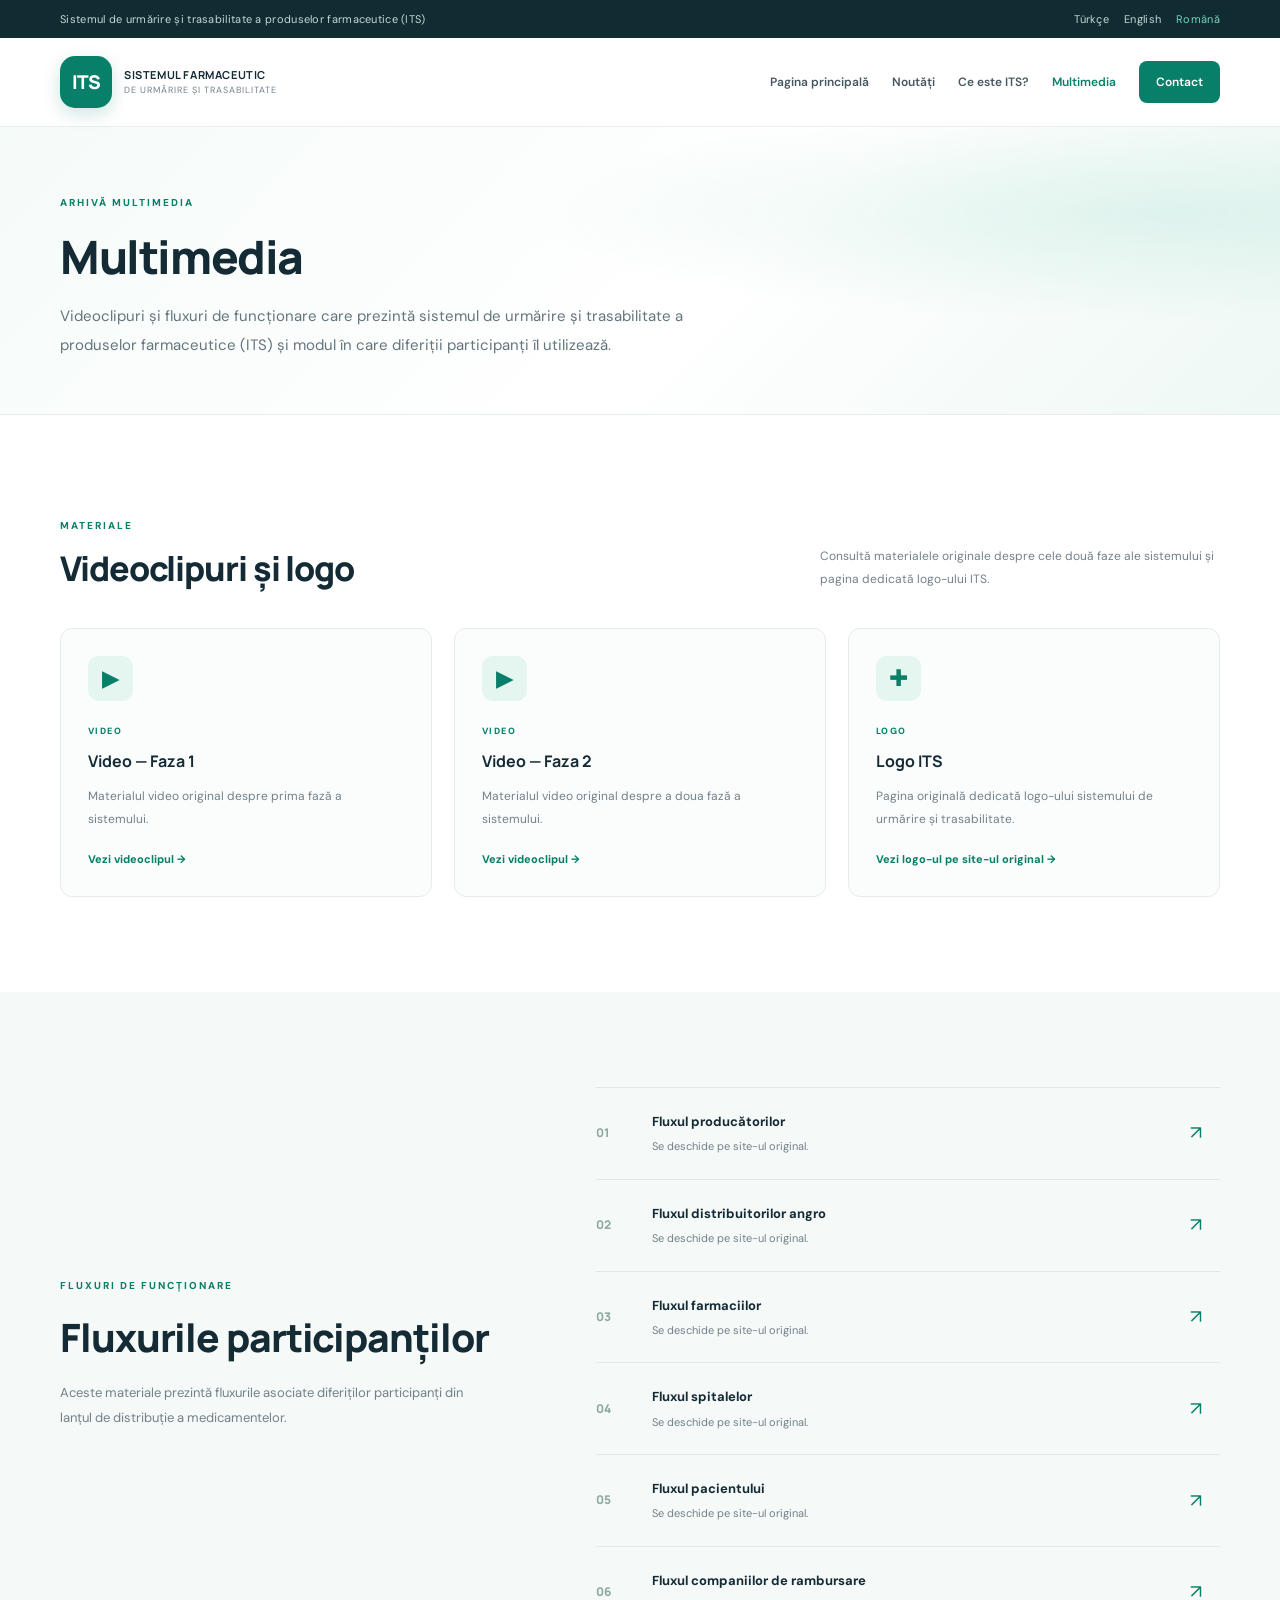
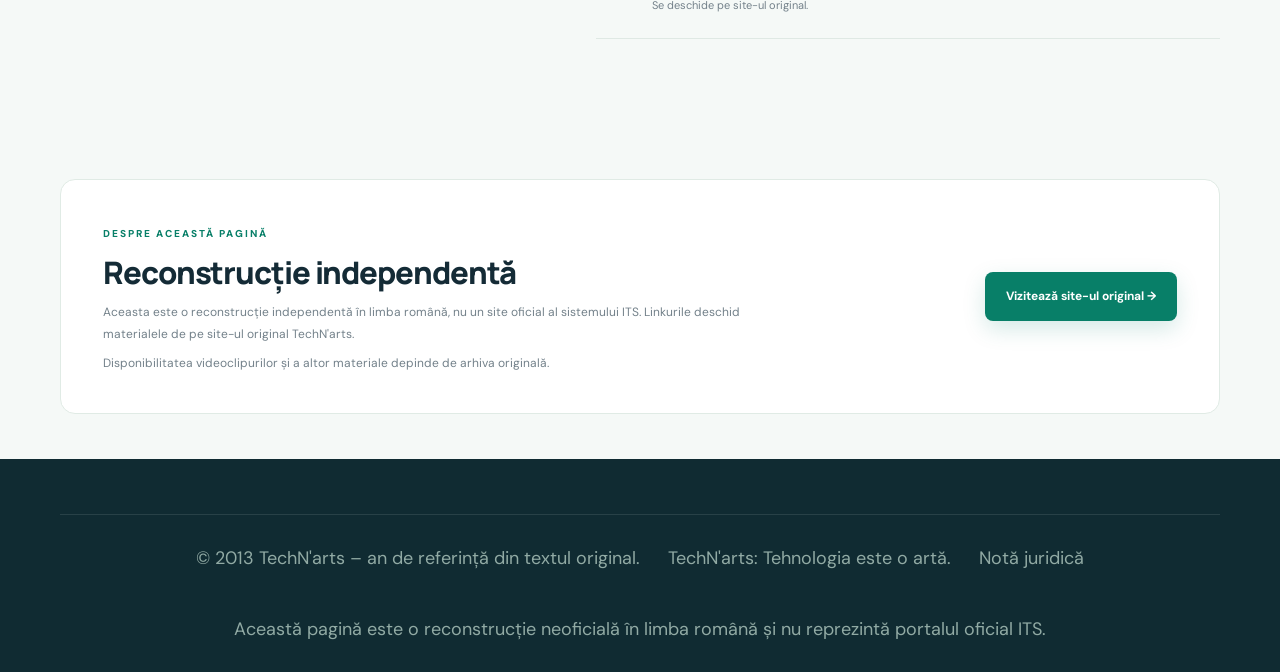
<file: pages/multimedia.html>
<!DOCTYPE html>
<html lang="ro">
<head>
<meta charset="UTF-8">
<meta name="viewport" content="width=device-width, initial-scale=1.0">
<meta name="description" content="Videoclipuri și materiale multimedia despre Sistemul de urmărire și trasabilitate a produselor farmaceutice (ITS).">
<title>Multimedia | ITS</title>
<link rel="stylesheet" href="../styles.css">
<style>
  /* Page-specific styles; they reuse the variables and patterns from styles.css */
  .page-hero {
    padding: 60px 0 55px;
    background:
      radial-gradient(ellipse at 90% 30%, rgba(29, 174, 135, 0.11), transparent 38%),
      linear-gradient(135deg, #f5fbf8 0%, #ffffff 56%, #eef8f4 100%);
    border-bottom: 1px solid var(--border);
  }
  .page-hero h1 {
    color: var(--navy);
    font-family: 'Manrope', sans-serif;
    font-size: clamp(30px, 4vw, 46px);
    font-weight: 800;
    line-height: 1.2;
    letter-spacing: -1.4px;
  }
  .page-hero p {
    max-width: 640px;
    margin-top: 18px;
    color: #64757d;
    font-size: 15px;
    line-height: 1.9;
  }
  .navigation > a[aria-current="page"] { color: var(--green); }
  .resource-card { display: flex; flex-direction: column; }
  .resource-card > a { margin-top: auto; padding-top: 20px; }
  .contact-panel p + p { margin-top: 8px; }

  @media (max-width: 600px) {
    .page-hero { padding: 40px 0 38px; }
    .page-hero p { font-size: 13px; }
  }
</style>
</head>
<body>

<div class="top-bar">
  <div class="container top-bar-content">
    <span>Sistemul de urmărire și trasabilitate a produselor farmaceutice (ITS)</span>
    <div class="language-switch">
      <a href="#">Türkçe</a>
      <a href="#">English</a>
      <span>Română</span>
    </div>
  </div>
</div>

<header class="header">
  <div class="container nav-container">
    <a href="../index.html#acasa" class="logo">
      <span class="logo-symbol">ITS</span>
      <span class="logo-text">
        <strong>SISTEMUL FARMACEUTIC</strong>
        <small>DE URMĂRIRE ȘI TRASABILITATE</small>
      </span>
    </a>

    <button class="menu-toggle" type="button" aria-label="Deschide meniul" aria-controls="navigation" aria-expanded="false">&#9776;</button>

    <nav class="navigation" id="navigation" aria-label="Navigare principală">
      <a href="../index.html#acasa">Pagina principală</a>
      <a href="noutati.html">Noutăți</a>
      <a href="despre-itc.html">Ce este ITS?</a>
      <a href="multimedia.html" aria-current="page">Multimedia</a>
      <a href="contact.html" class="nav-button">Contact</a>
    </nav>
  </div>
</header>

<main>

  <!-- INTRO -->
  <section class="page-hero">
    <div class="container">
      <span class="eyebrow">ARHIVĂ MULTIMEDIA</span>
      <h1>Multimedia</h1>
      <p>Videoclipuri și fluxuri de funcționare care prezintă sistemul de urmărire și trasabilitate a produselor farmaceutice (ITS) și modul în care diferiții participanți îl utilizează.</p>
    </div>
  </section>

  <!-- VIDEOCLIPURI + LOGO -->
  <section class="section-padding resources">
    <div class="container">
      <div class="resources-top">
        <div>
          <span class="eyebrow">MATERIALE</span>
          <h2>Videoclipuri și logo</h2>
        </div>
        <p>Consultă materialele originale despre cele două faze ale sistemului și pagina dedicată logo-ului ITS.</p>
      </div>

      <div class="resource-grid">
        <article class="resource-card">
          <div class="resource-icon">&#9654;</div>
          <span class="resource-tag">VIDEO</span>
          <h3>Video &mdash; Faza 1</h3>
          <p>Materialul video original despre prima fază a sistemului.</p>
          <a href="https://its.technarts.com/content.php?Id=193" target="_blank" rel="noopener noreferrer">Vezi videoclipul &rarr;</a>
        </article>

        <article class="resource-card">
          <div class="resource-icon">&#9654;</div>
          <span class="resource-tag">VIDEO</span>
          <h3>Video &mdash; Faza 2</h3>
          <p>Materialul video original despre a doua fază a sistemului.</p>
          <a href="https://its.technarts.com/content.php?Id=192" target="_blank" rel="noopener noreferrer">Vezi videoclipul &rarr;</a>
        </article>

        <article class="resource-card">
          <div class="resource-icon">&#10010;</div>
          <span class="resource-tag">LOGO</span>
          <h3>Logo ITS</h3>
          <p>Pagina originală dedicată logo-ului sistemului de urmărire și trasabilitate.</p>
          <a href="https://its.technarts.com/content.php?Id=187" target="_blank" rel="noopener noreferrer">Vezi logo-ul pe site-ul original &rarr;</a>
        </article>
      </div>
    </div>
  </section>

  <!-- FLUXURI -->
  <section class="section-padding services">
    <div class="container services-layout">
      <div class="services-heading">
        <span class="eyebrow">FLUXURI DE FUNCȚIONARE</span>
        <h2>Fluxurile participanților</h2>
        <p>Aceste materiale prezintă fluxurile asociate diferiților participanți din lanțul de distribuție a medicamentelor.</p>
      </div>

      <div class="service-list">
        <a href="https://its.technarts.com/content.php?Id=195" class="service-item" target="_blank" rel="noopener noreferrer">
          <span class="service-number">01</span>
          <span class="service-copy">
            <strong>Fluxul producătorilor</strong>
            <small>Se deschide pe site-ul original.</small>
          </span>
          <span class="service-arrow">&nearr;</span>
        </a>

        <a href="https://its.technarts.com/content.php?Id=196" class="service-item" target="_blank" rel="noopener noreferrer">
          <span class="service-number">02</span>
          <span class="service-copy">
            <strong>Fluxul distribuitorilor angro</strong>
            <small>Se deschide pe site-ul original.</small>
          </span>
          <span class="service-arrow">&nearr;</span>
        </a>

        <a href="https://its.technarts.com/content.php?Id=197" class="service-item" target="_blank" rel="noopener noreferrer">
          <span class="service-number">03</span>
          <span class="service-copy">
            <strong>Fluxul farmaciilor</strong>
            <small>Se deschide pe site-ul original.</small>
          </span>
          <span class="service-arrow">&nearr;</span>
        </a>

        <a href="https://its.technarts.com/content.php?Id=198" class="service-item" target="_blank" rel="noopener noreferrer">
          <span class="service-number">04</span>
          <span class="service-copy">
            <strong>Fluxul spitalelor</strong>
            <small>Se deschide pe site-ul original.</small>
          </span>
          <span class="service-arrow">&nearr;</span>
        </a>

        <a href="https://its.technarts.com/content.php?Id=199" class="service-item" target="_blank" rel="noopener noreferrer">
          <span class="service-number">05</span>
          <span class="service-copy">
            <strong>Fluxul pacientului</strong>
            <small>Se deschide pe site-ul original.</small>
          </span>
          <span class="service-arrow">&nearr;</span>
        </a>

        <a href="https://its.technarts.com/content.php?Id=200" class="service-item" target="_blank" rel="noopener noreferrer">
          <span class="service-number">06</span>
          <span class="service-copy">
            <strong>Fluxul companiilor de rambursare</strong>
            <small>Se deschide pe site-ul original.</small>
          </span>
          <span class="service-arrow">&nearr;</span>
        </a>
      </div>
    </div>
  </section>

  <!-- DESPRE ACEASTĂ PAGINĂ -->
  <section class="contact-section">
    <div class="container">
      <div class="contact-panel">
        <div>
          <span class="eyebrow">DESPRE ACEASTĂ PAGINĂ</span>
          <h2>Reconstrucție independentă</h2>
          <p>Aceasta este o reconstrucție independentă în limba română, nu un site oficial al sistemului ITS. Linkurile deschid materialele de pe site-ul original TechN'arts.</p>
          <p>Disponibilitatea videoclipurilor și a altor materiale depinde de arhiva originală.</p>
        </div>
        <a href="https://its.technarts.com/index.php?lang=en" target="_blank" rel="noopener noreferrer" class="button button-primary">Vizitează site-ul original &rarr;</a>
      </div>
    </div>
  </section>

</main>

<footer class="footer">
  <div class="container footer-bottom">
    <span>&copy; 2013 TechN'arts &ndash; an de referință din textul original.</span>
    <span>TechN'arts: Tehnologia este o artă.</span>
    <a href="nota-juridica.html">Notă juridică</a>
  </div>
  <div id="legal" class="legal-note">
    Această pagină este o reconstrucție neoficială în limba română și nu reprezintă portalul oficial ITS.
  </div>
</footer>

<script src="../script.js"></script>
</body>
</html>
</file>
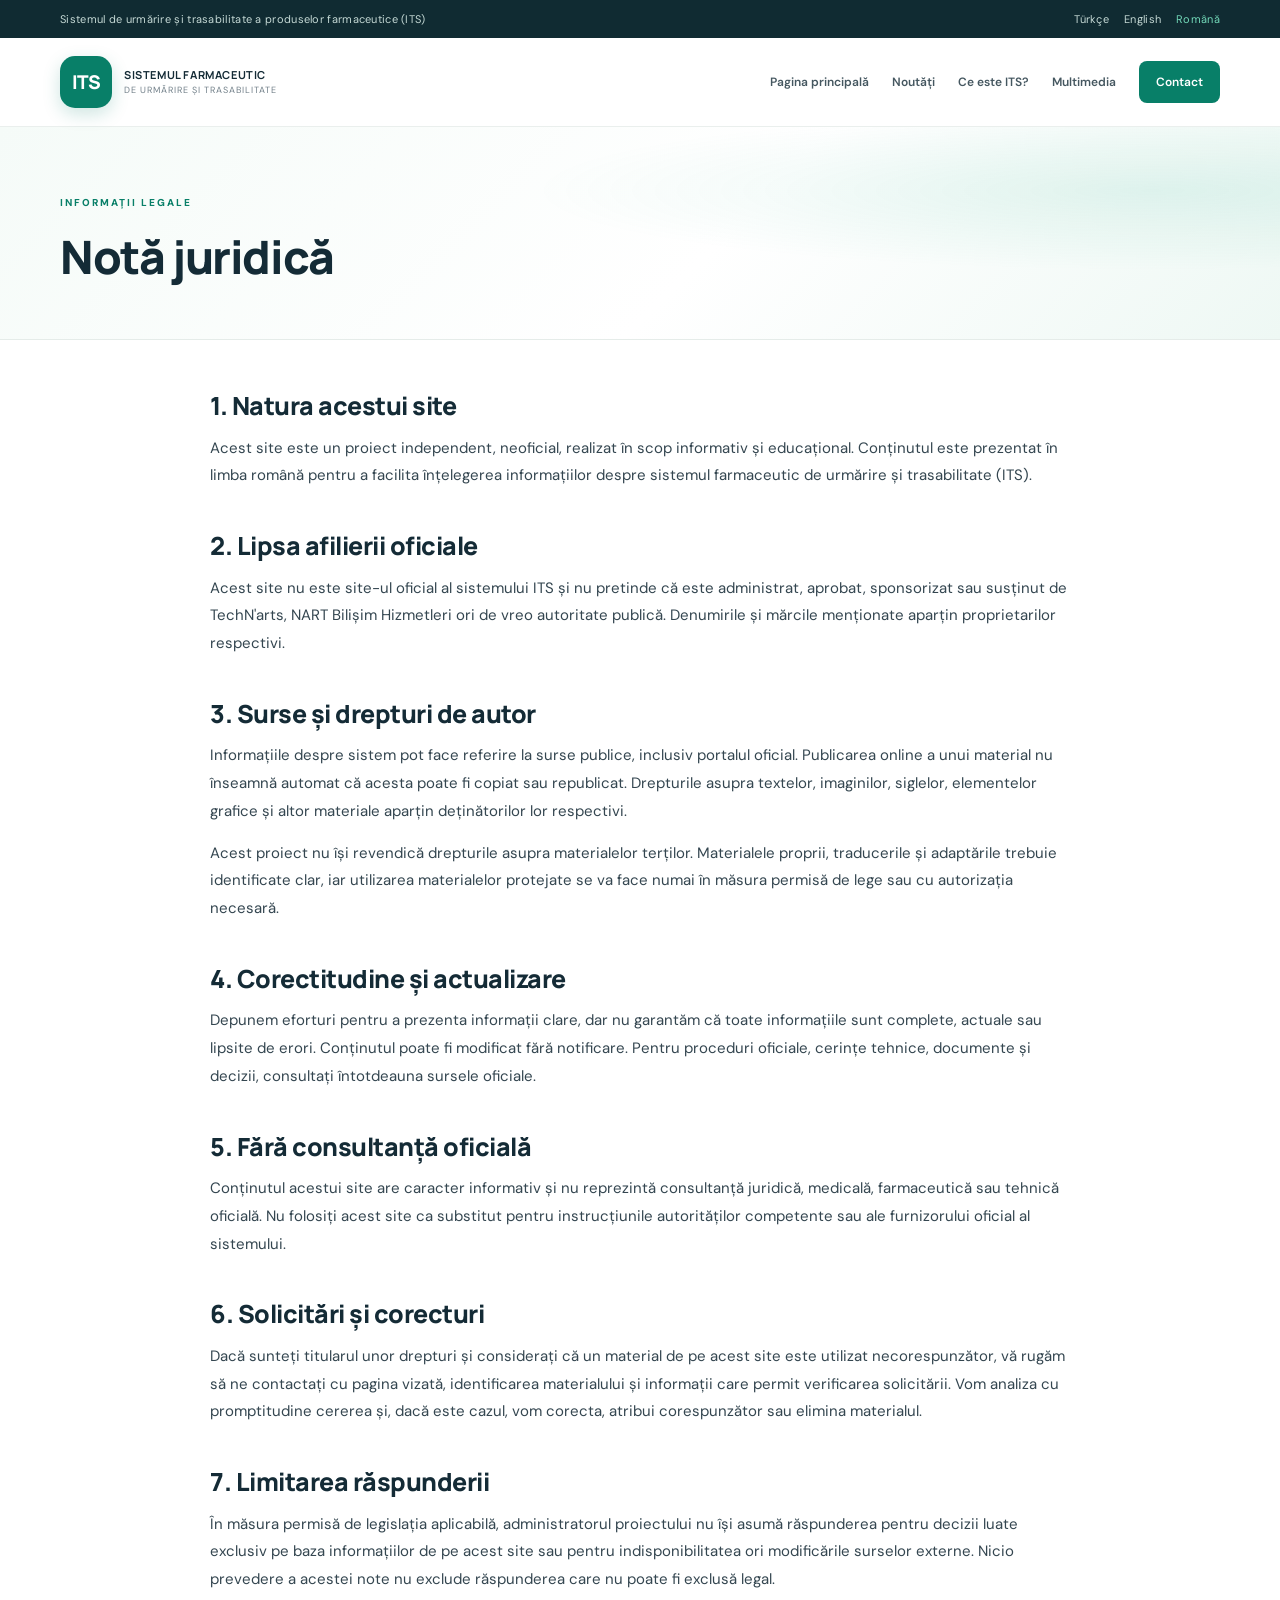
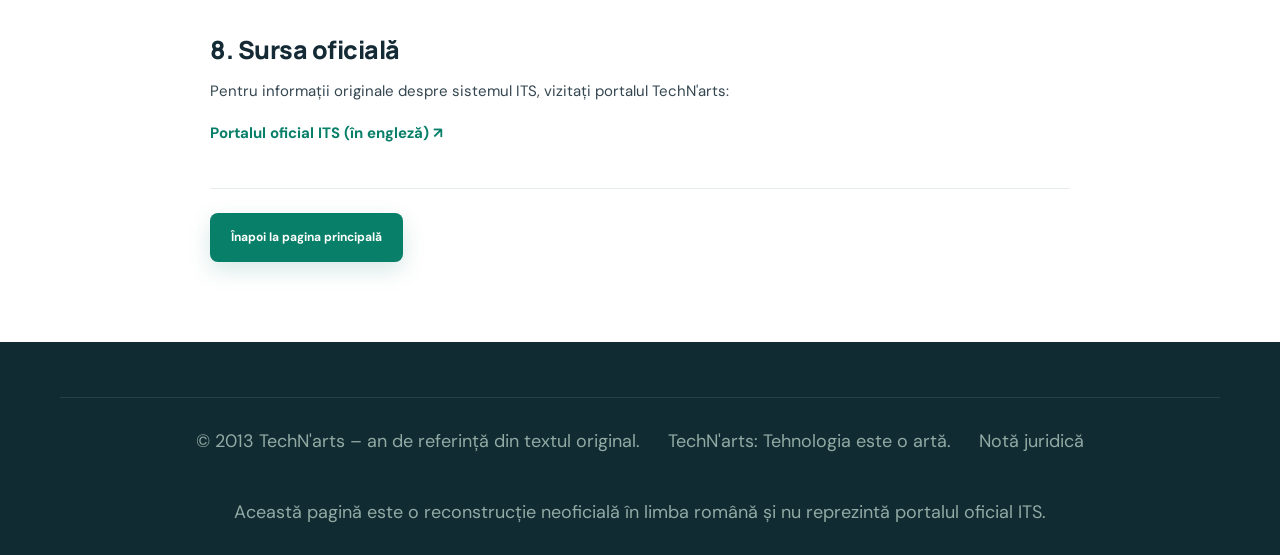
<file: pages/nota-juridica.html>
<!DOCTYPE html>
<html lang="ro">
<head>
<meta charset="UTF-8">
<meta name="viewport" content="width=device-width, initial-scale=1.0">
<meta name="description" content="Nota juridică a proiectului neoficial în limba română despre sistemul ITS.">
<title>Notă juridică | ITS</title>
<link rel="stylesheet" href="../styles.css">
<style>
  /* Page-specific styles; they reuse the variables and patterns from styles.css */
  .page-hero {
    padding: 60px 0 55px;
    background:
      radial-gradient(ellipse at 90% 30%, rgba(29, 174, 135, 0.11), transparent 38%),
      linear-gradient(135deg, #f5fbf8 0%, #ffffff 56%, #eef8f4 100%);
    border-bottom: 1px solid var(--border);
  }
  .page-hero h1 {
    color: var(--navy);
    font-family: 'Manrope', sans-serif;
    font-size: clamp(30px, 4vw, 46px);
    font-weight: 800;
    line-height: 1.2;
    letter-spacing: -1.4px;
  }
  .doc-page { padding: 50px 0 80px; }
  .doc-content {
    max-width: 860px;
    margin: 0 auto;
    font-size: 15px;
    line-height: 1.85;
    overflow-wrap: anywhere;
  }
  .doc-content h2 {
    margin: 40px 0 12px;
    color: var(--navy);
    font-family: 'Manrope', sans-serif;
    font-size: clamp(20px, 2.4vw, 25px);
    font-weight: 800;
    line-height: 1.3;
    letter-spacing: -0.5px;
  }
  .doc-content h2:first-child { margin-top: 0; }
  .doc-content p { margin-bottom: 14px; }
  .doc-content a:not(.button) { color: var(--green); font-weight: 700; }
  .doc-content a:not(.button):hover { text-decoration: underline; }
  .doc-actions { margin-top: 40px; padding-top: 24px; border-top: 1px solid var(--border); }
  @media (max-width: 600px) {
    .page-hero { padding: 40px 0 38px; }
    .doc-page { padding: 34px 0 60px; }
    .doc-content { font-size: 14px; }
  }
</style>
</head>
<body>

<div class="top-bar">
  <div class="container top-bar-content">
    <span>Sistemul de urmărire și trasabilitate a produselor farmaceutice (ITS)</span>
    <div class="language-switch">
      <a href="#">Türkçe</a>
      <a href="#">English</a>
      <span>Română</span>
    </div>
  </div>
</div>

<header class="header">
  <div class="container nav-container">
    <a href="../index.html#acasa" class="logo">
      <span class="logo-symbol">ITS</span>
      <span class="logo-text">
        <strong>SISTEMUL FARMACEUTIC</strong>
        <small>DE URMĂRIRE ȘI TRASABILITATE</small>
      </span>
    </a>

    <button class="menu-toggle" type="button" aria-label="Deschide meniul" aria-controls="navigation" aria-expanded="false">&#9776;</button>

    <nav class="navigation" id="navigation" aria-label="Navigare principală">
      <a href="../index.html#acasa">Pagina principală</a>
      <a href="noutati.html">Noutăți</a>
      <a href="despre-itc.html">Ce este ITS?</a>
      <a href="multimedia.html">Multimedia</a>
      <a href="contact.html" class="nav-button">Contact</a>
    </nav>
  </div>
</header>

<main>

  <section class="page-hero">
    <div class="container">
      <span class="eyebrow">INFORMAȚII LEGALE</span>
      <h1>Notă juridică</h1>
    </div>
  </section>

  <section class="doc-page">
    <div class="container">
      <article class="doc-content">

        <h2>1. Natura acestui site</h2>
        <p>Acest site este un proiect independent, neoficial, realizat în scop informativ și educațional. Conținutul este prezentat în limba română pentru a facilita înțelegerea informațiilor despre sistemul farmaceutic de urmărire și trasabilitate (ITS).</p>

        <h2>2. Lipsa afilierii oficiale</h2>
        <p>Acest site nu este site-ul oficial al sistemului ITS și nu pretinde că este administrat, aprobat, sponsorizat sau susținut de TechN'arts, NART Bilişim Hizmetleri ori de vreo autoritate publică. Denumirile și mărcile menționate aparțin proprietarilor respectivi.</p>

        <h2>3. Surse și drepturi de autor</h2>
        <p>Informațiile despre sistem pot face referire la surse publice, inclusiv portalul oficial. Publicarea online a unui material nu înseamnă automat că acesta poate fi copiat sau republicat. Drepturile asupra textelor, imaginilor, siglelor, elementelor grafice și altor materiale aparțin deținătorilor lor respectivi.</p>
        <p>Acest proiect nu își revendică drepturile asupra materialelor terților. Materialele proprii, traducerile și adaptările trebuie identificate clar, iar utilizarea materialelor protejate se va face numai în măsura permisă de lege sau cu autorizația necesară.</p>

        <h2>4. Corectitudine și actualizare</h2>
        <p>Depunem eforturi pentru a prezenta informații clare, dar nu garantăm că toate informațiile sunt complete, actuale sau lipsite de erori. Conținutul poate fi modificat fără notificare. Pentru proceduri oficiale, cerințe tehnice, documente și decizii, consultați întotdeauna sursele oficiale.</p>

        <h2>5. Fără consultanță oficială</h2>
        <p>Conținutul acestui site are caracter informativ și nu reprezintă consultanță juridică, medicală, farmaceutică sau tehnică oficială. Nu folosiți acest site ca substitut pentru instrucțiunile autorităților competente sau ale furnizorului oficial al sistemului.</p>

        <h2>6. Solicitări și corecturi</h2>
        <p>Dacă sunteți titularul unor drepturi și considerați că un material de pe acest site este utilizat necorespunzător, vă rugăm să ne contactați cu pagina vizată, identificarea materialului și informații care permit verificarea solicitării. Vom analiza cu promptitudine cererea și, dacă este cazul, vom corecta, atribui corespunzător sau elimina materialul.</p>

        <h2>7. Limitarea răspunderii</h2>
        <p>În măsura permisă de legislația aplicabilă, administratorul proiectului nu își asumă răspunderea pentru decizii luate exclusiv pe baza informațiilor de pe acest site sau pentru indisponibilitatea ori modificările surselor externe. Nicio prevedere a acestei note nu exclude răspunderea care nu poate fi exclusă legal.</p>

        <h2>8. Sursa oficială</h2>
        <p>Pentru informații originale despre sistemul ITS, vizitați portalul TechN'arts:</p>
        <p><a href="https://its.technarts.com/?lang=en" target="_blank" rel="noopener noreferrer">Portalul oficial ITS (în engleză) &nearr;</a></p>

        <div class="doc-actions">
          <a href="../index.html#acasa" class="button button-primary">Înapoi la pagina principală</a>
        </div>

      </article>
    </div>
  </section>

</main>

<footer class="footer">
  <div class="container footer-bottom">
    <span>&copy; 2013 TechN'arts &ndash; an de referință din textul original.</span>
    <span>TechN'arts: Tehnologia este o artă.</span>
    <a href="nota-juridica.html">Notă juridică</a>
  </div>
  <div id="legal" class="legal-note">
    Această pagină este o reconstrucție neoficială în limba română și nu reprezintă portalul oficial ITS.
  </div>
</footer>

<script src="../script.js"></script>
</body>
</html>
</file>
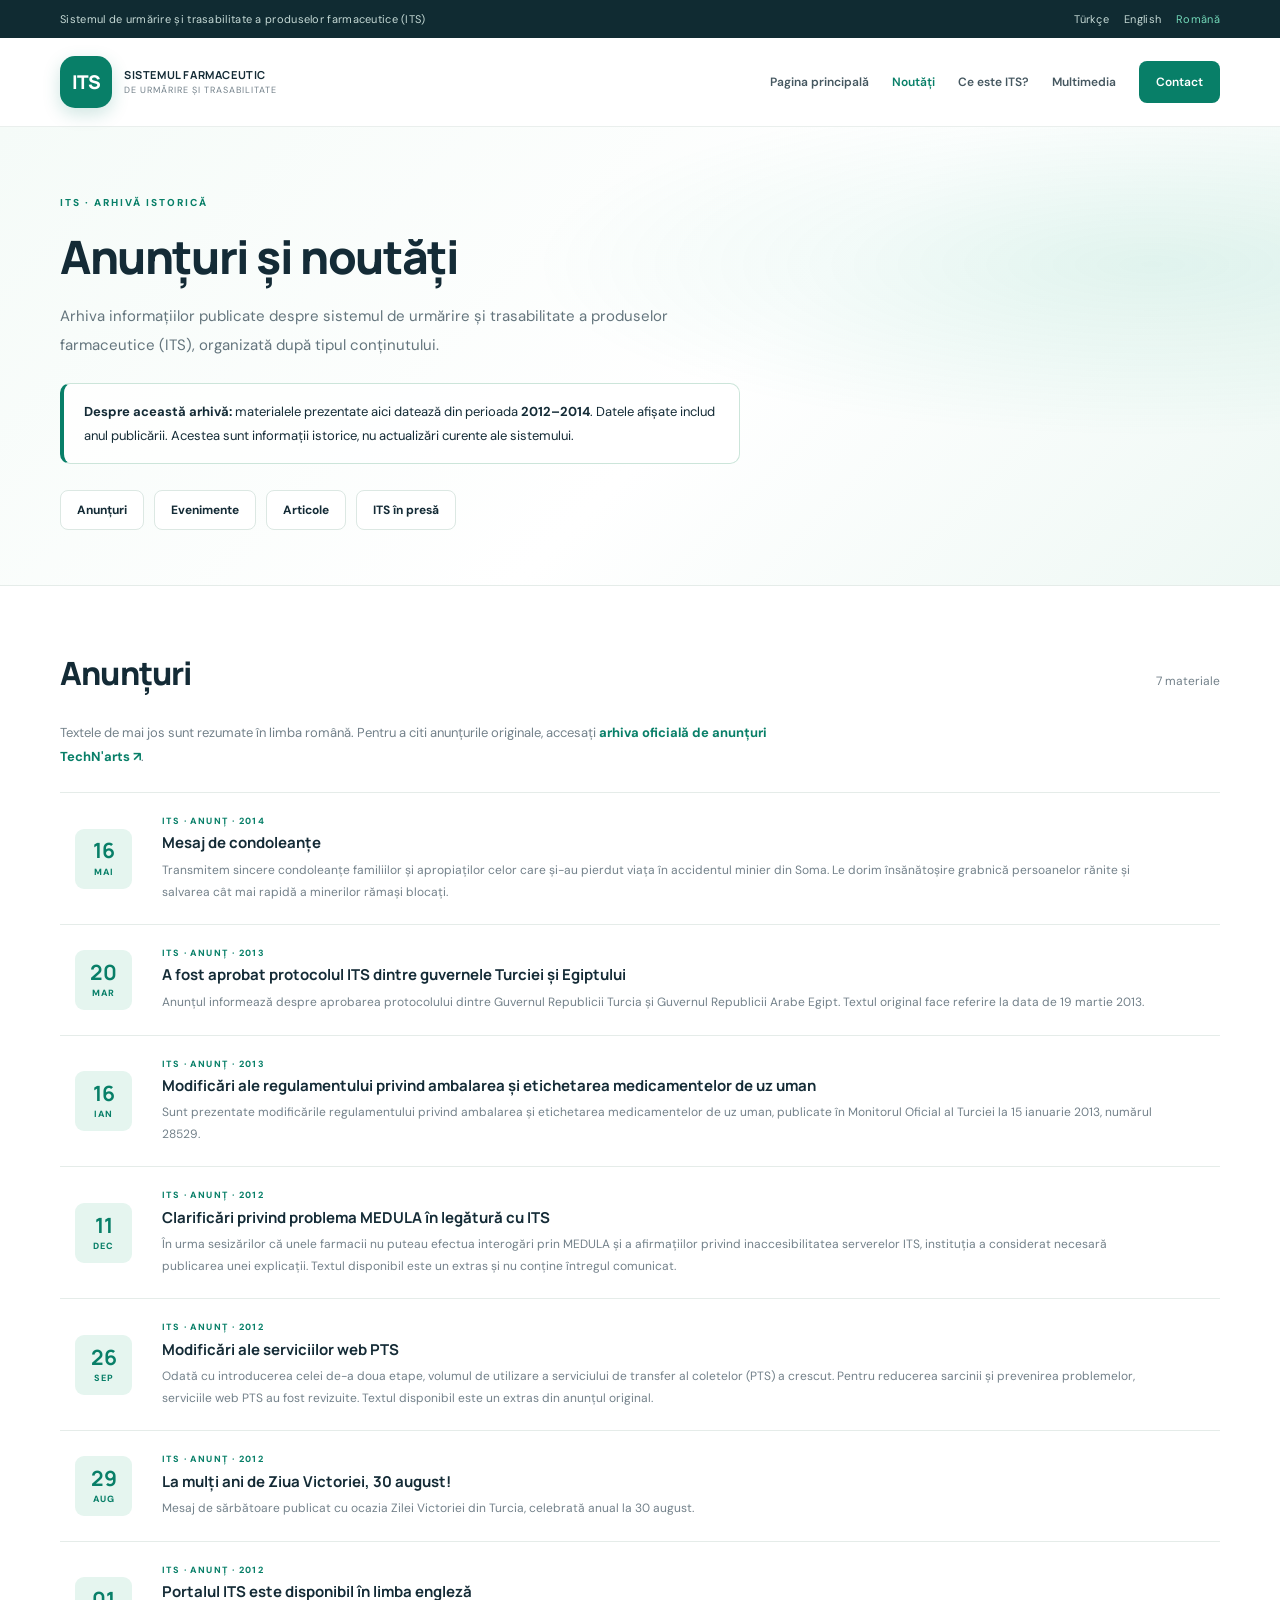
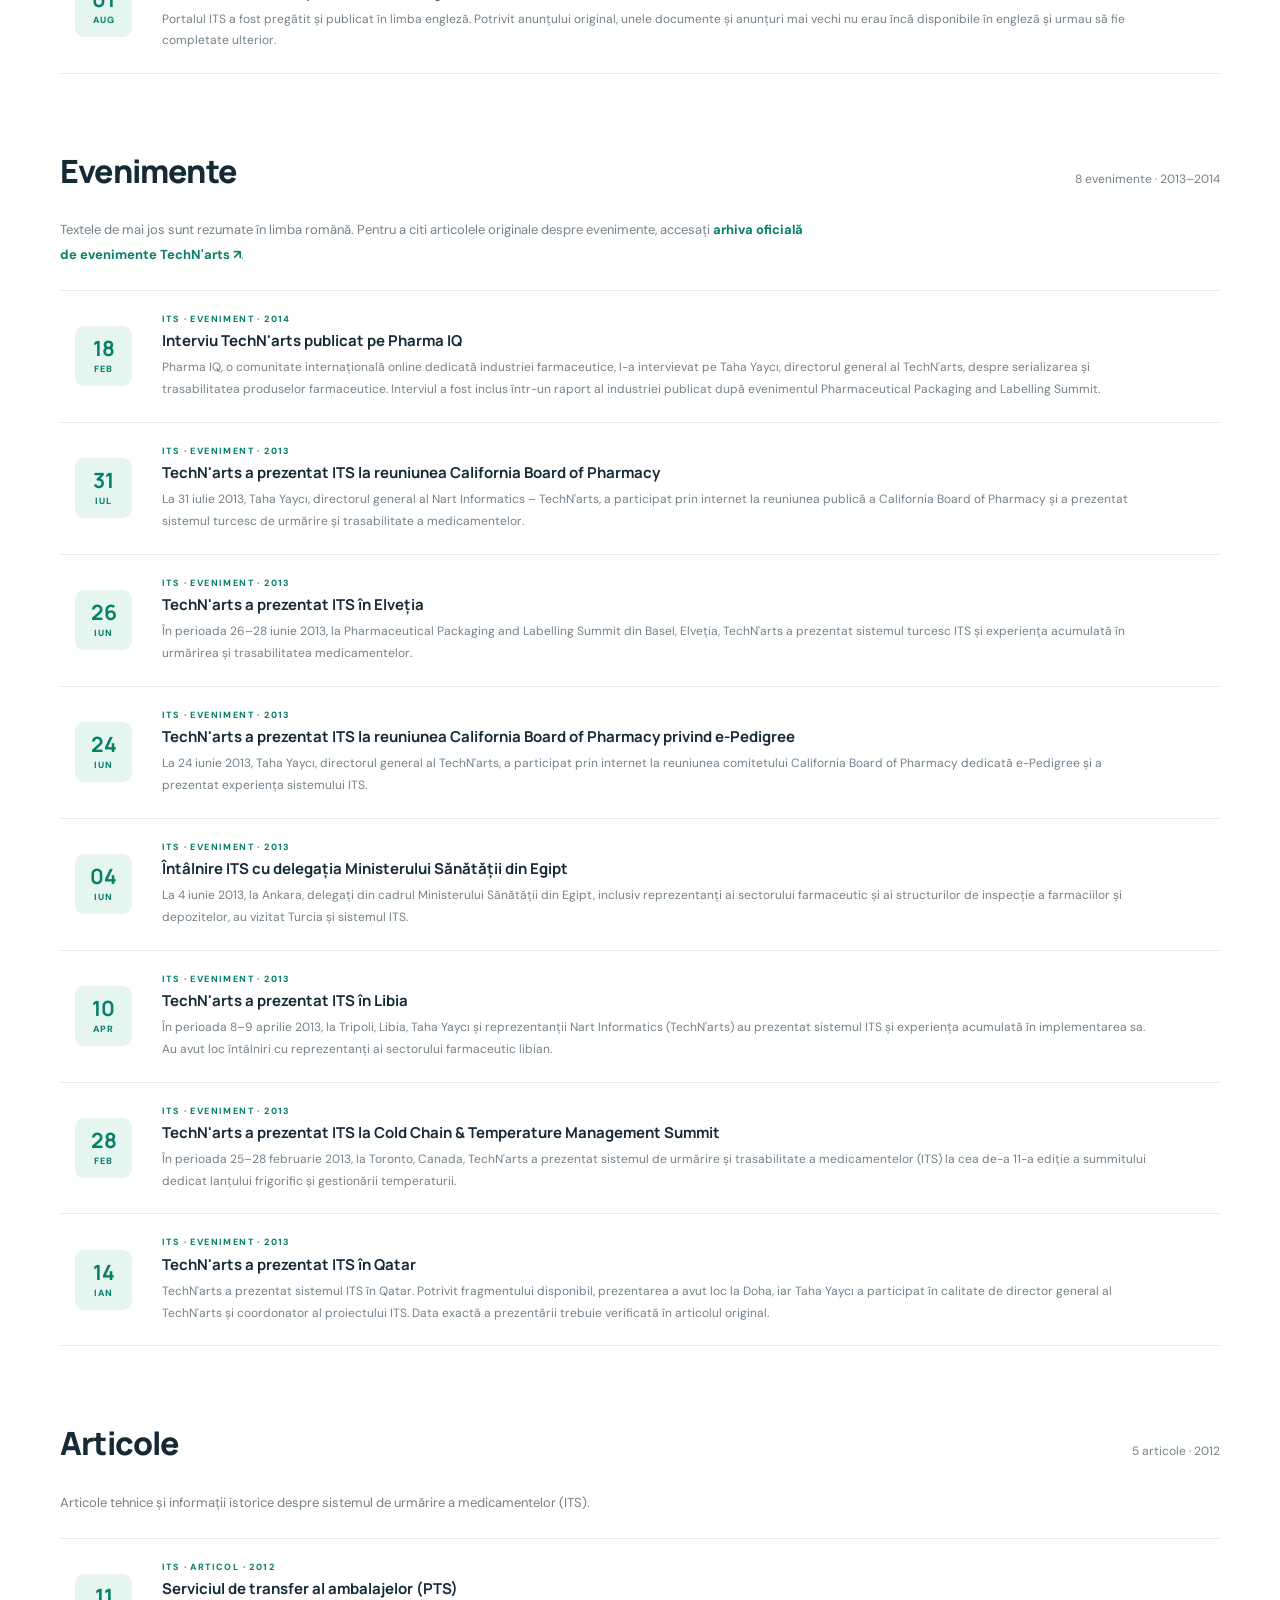
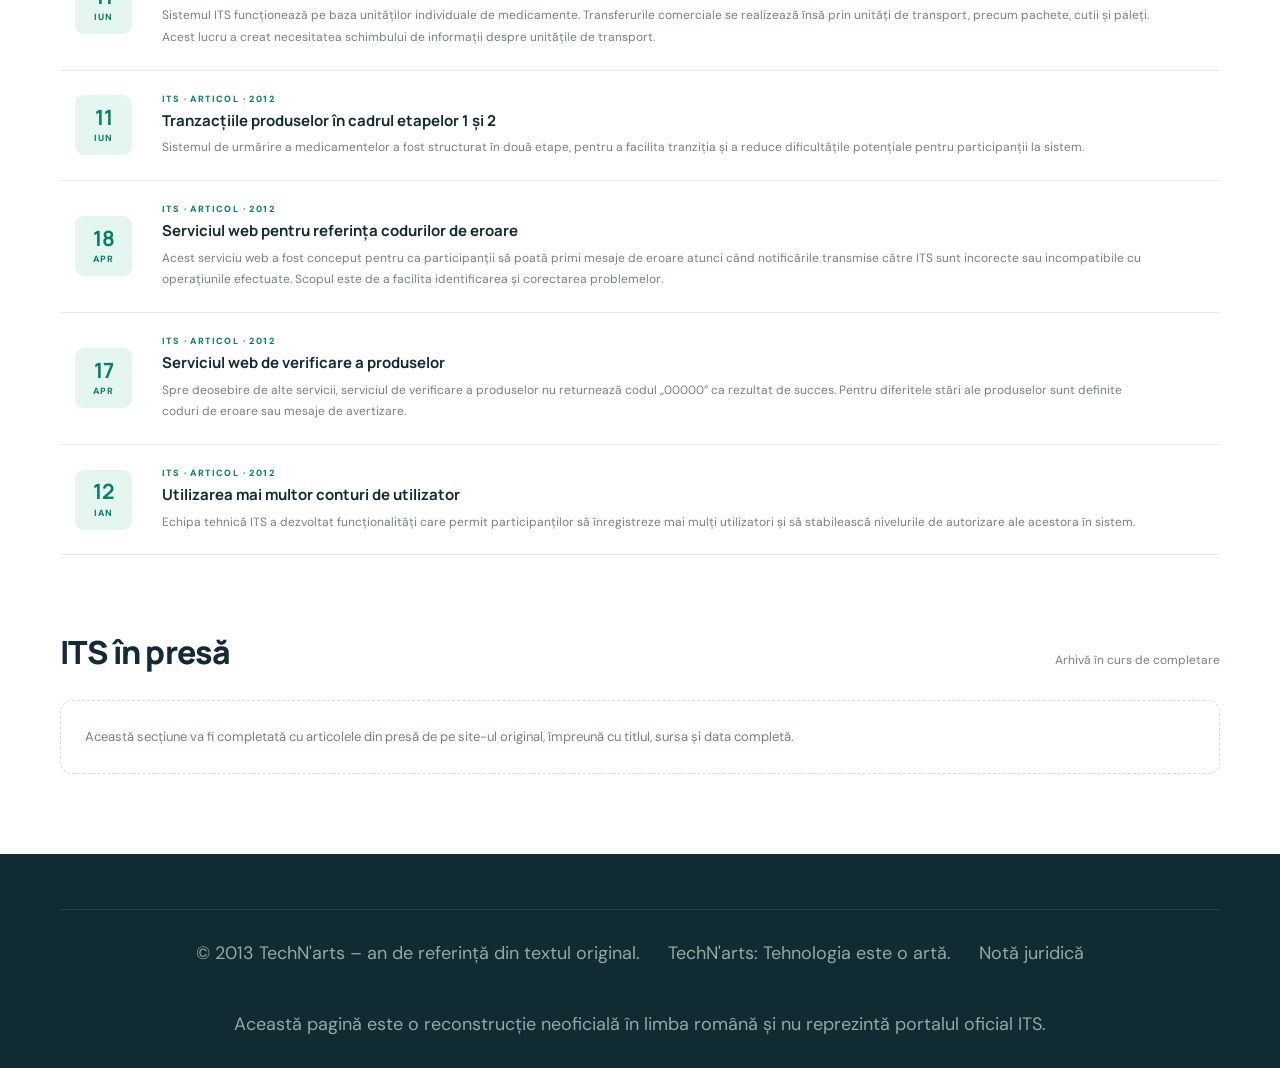
<file: pages/noutati.html>
<!DOCTYPE html>
<html lang="ro">
<head>
<meta charset="UTF-8">
<meta name="viewport" content="width=device-width, initial-scale=1.0">
<meta name="description" content="Arhiva istorică de anunțuri, evenimente și articole despre sistemul de urmărire și trasabilitate a produselor farmaceutice (ITS).">
<title>Noutăți și arhivă istorică | ITS</title>
<link rel="stylesheet" href="../styles.css">
<style>
  /* Page-specific styles; the news list itself uses .news-item / .news-date from styles.css */
  .page-hero {
    padding: 60px 0 55px;
    background:
      radial-gradient(ellipse at 90% 30%, rgba(29, 174, 135, 0.11), transparent 38%),
      linear-gradient(135deg, #f5fbf8 0%, #ffffff 56%, #eef8f4 100%);
    border-bottom: 1px solid var(--border);
  }
  .page-hero h1 {
    color: var(--navy);
    font-family: 'Manrope', sans-serif;
    font-size: clamp(30px, 4vw, 46px);
    font-weight: 800;
    line-height: 1.2;
    letter-spacing: -1.4px;
  }
  .page-hero p {
    max-width: 680px;
    margin-top: 18px;
    color: #64757d;
    font-size: 15px;
    line-height: 1.9;
  }
  .archive-notice {
    max-width: 680px;
    margin-top: 24px;
    padding: 16px 20px;
    border: 1px solid #cce5da;
    border-left: 4px solid var(--green);
    border-radius: 10px;
    background: rgba(255, 255, 255, 0.85);
    color: var(--navy);
    font-size: 13px;
    line-height: 1.8;
  }
  .section-jump {
    display: flex;
    flex-wrap: wrap;
    gap: 10px;
    margin-top: 26px;
  }
  .section-jump a {
    padding: 9px 16px;
    border: 1px solid #dce8e3;
    border-radius: 8px;
    background: white;
    color: var(--navy);
    font-size: 12px;
    font-weight: 700;
    transition: border-color 0.2s, color 0.2s;
  }
  .section-jump a:hover { border-color: var(--green); color: var(--green); }

  .news-section { padding: 60px 0 10px; }
  .news-section:last-of-type { padding-bottom: 80px; }
  .news-section-heading {
    display: flex;
    justify-content: space-between;
    align-items: baseline;
    flex-wrap: wrap;
    gap: 10px;
    margin-bottom: 20px;
  }
  .news-section-heading h2 {
    color: var(--navy);
    font-family: 'Manrope', sans-serif;
    font-size: clamp(24px, 3vw, 32px);
    font-weight: 800;
    letter-spacing: -0.8px;
  }
  .news-count { color: var(--muted); font-size: 12px; }
  .news-section-intro {
    max-width: 760px;
    margin-bottom: 22px;
    color: var(--muted);
    font-size: 13px;
    line-height: 1.9;
  }
  .news-section-intro a { color: var(--green); font-weight: 700; }
  .news-section-intro a:hover { text-decoration: underline; }
  .news-copy .resource-tag { margin-bottom: 2px; }
  .empty-category {
    padding: 24px;
    border: 1px dashed #cfe0d8;
    border-radius: 12px;
    color: var(--muted);
    font-size: 13px;
    line-height: 1.9;
  }

  @media (max-width: 600px) {
    .page-hero { padding: 40px 0 38px; }
    .page-hero p { font-size: 13px; }
    .news-section { padding-top: 44px; }
  }
</style>
</head>
<body>

<div class="top-bar">
  <div class="container top-bar-content">
    <span>Sistemul de urmărire și trasabilitate a produselor farmaceutice (ITS)</span>
    <div class="language-switch">
      <a href="#">Türkçe</a>
      <a href="#">English</a>
      <span>Română</span>
    </div>
  </div>
</div>

<header class="header">
  <div class="container nav-container">
    <a href="../index.html#acasa" class="logo">
      <span class="logo-symbol">ITS</span>
      <span class="logo-text">
        <strong>SISTEMUL FARMACEUTIC</strong>
        <small>DE URMĂRIRE ȘI TRASABILITATE</small>
      </span>
    </a>

    <button class="menu-toggle" type="button" aria-label="Deschide meniul" aria-controls="navigation" aria-expanded="false">&#9776;</button>

    <nav class="navigation" id="navigation" aria-label="Navigare principală">
      <a href="../index.html#acasa">Pagina principală</a>
      <a href="noutati.html" aria-current="page" style="color: var(--green)">Noutăți</a>
      <a href="despre-itc.html">Ce este ITS?</a>
      <a href="multimedia.html">Multimedia</a>
      <a href="contact.html" class="nav-button">Contact</a>
    </nav>
  </div>
</header>

<main>

  <section class="page-hero">
    <div class="container">
      <span class="eyebrow">ITS &middot; ARHIVĂ ISTORICĂ</span>
      <h1>Anunțuri și noutăți</h1>
      <p>Arhiva informațiilor publicate despre sistemul de urmărire și trasabilitate a produselor farmaceutice (ITS), organizată după tipul conținutului.</p>

      <div class="archive-notice">
        <strong>Despre această arhivă:</strong> materialele prezentate aici datează din perioada <strong>2012&ndash;2014</strong>. Datele afișate includ anul publicării. Acestea sunt informații istorice, nu actualizări curente ale sistemului.
      </div>

      <div class="section-jump">
        <a href="#anunturi">Anunțuri</a>
        <a href="#evenimente">Evenimente</a>
        <a href="#articole">Articole</a>
        <a href="#its-in-presa">ITS în presă</a>
      </div>
    </div>
  </section>

  <div class="container">

    <!-- ANUNȚURI -->
    <section class="news-section" id="anunturi">
      <div class="news-section-heading">
        <h2>Anunțuri</h2>
        <span class="news-count">7 materiale</span>
      </div>
      <p class="news-section-intro">
        Textele de mai jos sunt rezumate în limba română. Pentru a citi anunțurile originale, accesați
        <a href="https://its.technarts.com/news.php?Id=47" target="_blank" rel="noopener noreferrer">arhiva oficială de anunțuri TechN'arts &nearr;</a>.
      </p>

      <div class="news-list">

        <article class="news-item">
          <time class="news-date" datetime="2014-05-16"><strong>16</strong><span>MAI</span></time>
          <div class="news-copy">
            <span class="resource-tag">ITS &middot; ANUNȚ &middot; 2014</span>
            <h3>Mesaj de condoleanțe</h3>
            <p>Transmitem sincere condoleanțe familiilor și apropiaților celor care și-au pierdut viața în accidentul minier din Soma. Le dorim însănătoșire grabnică persoanelor rănite și salvarea cât mai rapidă a minerilor rămași blocați.</p>
          </div>
        </article>

        <article class="news-item">
          <time class="news-date" datetime="2013-03-20"><strong>20</strong><span>MAR</span></time>
          <div class="news-copy">
            <span class="resource-tag">ITS &middot; ANUNȚ &middot; 2013</span>
            <h3>A fost aprobat protocolul ITS dintre guvernele Turciei și Egiptului</h3>
            <p>Anunțul informează despre aprobarea protocolului dintre Guvernul Republicii Turcia și Guvernul Republicii Arabe Egipt. Textul original face referire la data de 19 martie 2013.</p>
          </div>
        </article>

        <article class="news-item">
          <time class="news-date" datetime="2013-01-16"><strong>16</strong><span>IAN</span></time>
          <div class="news-copy">
            <span class="resource-tag">ITS &middot; ANUNȚ &middot; 2013</span>
            <h3>Modificări ale regulamentului privind ambalarea și etichetarea medicamentelor de uz uman</h3>
            <p>Sunt prezentate modificările regulamentului privind ambalarea și etichetarea medicamentelor de uz uman, publicate în Monitorul Oficial al Turciei la 15 ianuarie 2013, numărul 28529.</p>
          </div>
        </article>

        <article class="news-item">
          <time class="news-date" datetime="2012-12-11"><strong>11</strong><span>DEC</span></time>
          <div class="news-copy">
            <span class="resource-tag">ITS &middot; ANUNȚ &middot; 2012</span>
            <h3>Clarificări privind problema MEDULA în legătură cu ITS</h3>
            <p>În urma sesizărilor că unele farmacii nu puteau efectua interogări prin MEDULA și a afirmațiilor privind inaccesibilitatea serverelor ITS, instituția a considerat necesară publicarea unei explicații. Textul disponibil este un extras și nu conține întregul comunicat.</p>
          </div>
        </article>

        <article class="news-item">
          <time class="news-date" datetime="2012-09-26"><strong>26</strong><span>SEP</span></time>
          <div class="news-copy">
            <span class="resource-tag">ITS &middot; ANUNȚ &middot; 2012</span>
            <h3>Modificări ale serviciilor web PTS</h3>
            <p>Odată cu introducerea celei de-a doua etape, volumul de utilizare a serviciului de transfer al coletelor (PTS) a crescut. Pentru reducerea sarcinii și prevenirea problemelor, serviciile web PTS au fost revizuite. Textul disponibil este un extras din anunțul original.</p>
          </div>
        </article>

        <article class="news-item">
          <time class="news-date" datetime="2012-08-29"><strong>29</strong><span>AUG</span></time>
          <div class="news-copy">
            <span class="resource-tag">ITS &middot; ANUNȚ &middot; 2012</span>
            <h3>La mulți ani de Ziua Victoriei, 30 august!</h3>
            <p>Mesaj de sărbătoare publicat cu ocazia Zilei Victoriei din Turcia, celebrată anual la 30 august.</p>
          </div>
        </article>

        <article class="news-item">
          <time class="news-date" datetime="2012-08-01"><strong>01</strong><span>AUG</span></time>
          <div class="news-copy">
            <span class="resource-tag">ITS &middot; ANUNȚ &middot; 2012</span>
            <h3>Portalul ITS este disponibil în limba engleză</h3>
            <p>Portalul ITS a fost pregătit și publicat în limba engleză. Potrivit anunțului original, unele documente și anunțuri mai vechi nu erau încă disponibile în engleză și urmau să fie completate ulterior.</p>
          </div>
        </article>

      </div>
    </section>

    <!-- EVENIMENTE -->
    <section class="news-section" id="evenimente">
      <div class="news-section-heading">
        <h2>Evenimente</h2>
        <span class="news-count">8 evenimente &middot; 2013&ndash;2014</span>
      </div>
      <p class="news-section-intro">
        Textele de mai jos sunt rezumate în limba română. Pentru a citi articolele originale despre evenimente, accesați
        <a href="https://its.technarts.com/events.php?Id=129" target="_blank" rel="noopener noreferrer">arhiva oficială de evenimente TechN'arts &nearr;</a>.
      </p>

      <div class="news-list">

        <article class="news-item">
          <time class="news-date" datetime="2014-02-18"><strong>18</strong><span>FEB</span></time>
          <div class="news-copy">
            <span class="resource-tag">ITS &middot; EVENIMENT &middot; 2014</span>
            <h3>Interviu TechN'arts publicat pe Pharma IQ</h3>
            <p>Pharma IQ, o comunitate internațională online dedicată industriei farmaceutice, l-a intervievat pe Taha Yaycı, directorul general al TechN'arts, despre serializarea și trasabilitatea produselor farmaceutice. Interviul a fost inclus într-un raport al industriei publicat după evenimentul Pharmaceutical Packaging and Labelling Summit.</p>
          </div>
        </article>

        <article class="news-item">
          <time class="news-date" datetime="2013-07-31"><strong>31</strong><span>IUL</span></time>
          <div class="news-copy">
            <span class="resource-tag">ITS &middot; EVENIMENT &middot; 2013</span>
            <h3>TechN'arts a prezentat ITS la reuniunea California Board of Pharmacy</h3>
            <p>La 31 iulie 2013, Taha Yaycı, directorul general al Nart Informatics &ndash; TechN'arts, a participat prin internet la reuniunea publică a California Board of Pharmacy și a prezentat sistemul turcesc de urmărire și trasabilitate a medicamentelor.</p>
          </div>
        </article>

        <article class="news-item">
          <time class="news-date" datetime="2013-06-26"><strong>26</strong><span>IUN</span></time>
          <div class="news-copy">
            <span class="resource-tag">ITS &middot; EVENIMENT &middot; 2013</span>
            <h3>TechN'arts a prezentat ITS în Elveția</h3>
            <p>În perioada 26&ndash;28 iunie 2013, la Pharmaceutical Packaging and Labelling Summit din Basel, Elveția, TechN'arts a prezentat sistemul turcesc ITS și experiența acumulată în urmărirea și trasabilitatea medicamentelor.</p>
          </div>
        </article>

        <article class="news-item">
          <time class="news-date" datetime="2013-06-24"><strong>24</strong><span>IUN</span></time>
          <div class="news-copy">
            <span class="resource-tag">ITS &middot; EVENIMENT &middot; 2013</span>
            <h3>TechN'arts a prezentat ITS la reuniunea California Board of Pharmacy privind e-Pedigree</h3>
            <p>La 24 iunie 2013, Taha Yaycı, directorul general al TechN'arts, a participat prin internet la reuniunea comitetului California Board of Pharmacy dedicată e-Pedigree și a prezentat experiența sistemului ITS.</p>
          </div>
        </article>

        <article class="news-item">
          <time class="news-date" datetime="2013-06-04"><strong>04</strong><span>IUN</span></time>
          <div class="news-copy">
            <span class="resource-tag">ITS &middot; EVENIMENT &middot; 2013</span>
            <h3>Întâlnire ITS cu delegația Ministerului Sănătății din Egipt</h3>
            <p>La 4 iunie 2013, la Ankara, delegați din cadrul Ministerului Sănătății din Egipt, inclusiv reprezentanți ai sectorului farmaceutic și ai structurilor de inspecție a farmaciilor și depozitelor, au vizitat Turcia și sistemul ITS.</p>
          </div>
        </article>

        <article class="news-item">
          <time class="news-date" datetime="2013-04-10"><strong>10</strong><span>APR</span></time>
          <div class="news-copy">
            <span class="resource-tag">ITS &middot; EVENIMENT &middot; 2013</span>
            <h3>TechN'arts a prezentat ITS în Libia</h3>
            <p>În perioada 8&ndash;9 aprilie 2013, la Tripoli, Libia, Taha Yaycı și reprezentanții Nart Informatics (TechN'arts) au prezentat sistemul ITS și experiența acumulată în implementarea sa. Au avut loc întâlniri cu reprezentanți ai sectorului farmaceutic libian.</p>
          </div>
        </article>

        <article class="news-item">
          <time class="news-date" datetime="2013-02-28"><strong>28</strong><span>FEB</span></time>
          <div class="news-copy">
            <span class="resource-tag">ITS &middot; EVENIMENT &middot; 2013</span>
            <h3>TechN'arts a prezentat ITS la Cold Chain &amp; Temperature Management Summit</h3>
            <p>În perioada 25&ndash;28 februarie 2013, la Toronto, Canada, TechN'arts a prezentat sistemul de urmărire și trasabilitate a medicamentelor (ITS) la cea de-a 11-a ediție a summitului dedicat lanțului frigorific și gestionării temperaturii.</p>
          </div>
        </article>

        <article class="news-item">
          <time class="news-date" datetime="2013-01-14"><strong>14</strong><span>IAN</span></time>
          <div class="news-copy">
            <span class="resource-tag">ITS &middot; EVENIMENT &middot; 2013</span>
            <h3>TechN'arts a prezentat ITS în Qatar</h3>
            <p>TechN'arts a prezentat sistemul ITS în Qatar. Potrivit fragmentului disponibil, prezentarea a avut loc la Doha, iar Taha Yaycı a participat în calitate de director general al TechN'arts și coordonator al proiectului ITS. Data exactă a prezentării trebuie verificată în articolul original.</p>
          </div>
        </article>

      </div>
    </section>

    <!-- ARTICOLE -->
    <section class="news-section" id="articole">
      <div class="news-section-heading">
        <h2>Articole</h2>
        <span class="news-count">5 articole &middot; 2012</span>
      </div>
      <p class="news-section-intro">Articole tehnice și informații istorice despre sistemul de urmărire a medicamentelor (ITS).</p>

      <div class="news-list">

        <article class="news-item">
          <time class="news-date" datetime="2012-06-11"><strong>11</strong><span>IUN</span></time>
          <div class="news-copy">
            <span class="resource-tag">ITS &middot; ARTICOL &middot; 2012</span>
            <h3>Serviciul de transfer al ambalajelor (PTS)</h3>
            <p>Sistemul ITS funcționează pe baza unităților individuale de medicamente. Transferurile comerciale se realizează însă prin unități de transport, precum pachete, cutii și paleți. Acest lucru a creat necesitatea schimbului de informații despre unitățile de transport.</p>
          </div>
        </article>

        <article class="news-item">
          <time class="news-date" datetime="2012-06-11"><strong>11</strong><span>IUN</span></time>
          <div class="news-copy">
            <span class="resource-tag">ITS &middot; ARTICOL &middot; 2012</span>
            <h3>Tranzacțiile produselor în cadrul etapelor 1 și 2</h3>
            <p>Sistemul de urmărire a medicamentelor a fost structurat în două etape, pentru a facilita tranziția și a reduce dificultățile potențiale pentru participanții la sistem.</p>
          </div>
        </article>

        <article class="news-item">
          <time class="news-date" datetime="2012-04-18"><strong>18</strong><span>APR</span></time>
          <div class="news-copy">
            <span class="resource-tag">ITS &middot; ARTICOL &middot; 2012</span>
            <h3>Serviciul web pentru referința codurilor de eroare</h3>
            <p>Acest serviciu web a fost conceput pentru ca participanții să poată primi mesaje de eroare atunci când notificările transmise către ITS sunt incorecte sau incompatibile cu operațiunile efectuate. Scopul este de a facilita identificarea și corectarea problemelor.</p>
          </div>
        </article>

        <article class="news-item">
          <time class="news-date" datetime="2012-04-17"><strong>17</strong><span>APR</span></time>
          <div class="news-copy">
            <span class="resource-tag">ITS &middot; ARTICOL &middot; 2012</span>
            <h3>Serviciul web de verificare a produselor</h3>
            <p>Spre deosebire de alte servicii, serviciul de verificare a produselor nu returnează codul „00000” ca rezultat de succes. Pentru diferitele stări ale produselor sunt definite coduri de eroare sau mesaje de avertizare.</p>
          </div>
        </article>

        <article class="news-item">
          <time class="news-date" datetime="2012-01-12"><strong>12</strong><span>IAN</span></time>
          <div class="news-copy">
            <span class="resource-tag">ITS &middot; ARTICOL &middot; 2012</span>
            <h3>Utilizarea mai multor conturi de utilizator</h3>
            <p>Echipa tehnică ITS a dezvoltat funcționalități care permit participanților să înregistreze mai mulți utilizatori și să stabilească nivelurile de autorizare ale acestora în sistem.</p>
          </div>
        </article>

      </div>
    </section>

    <!-- ITS ÎN PRESĂ -->
    <section class="news-section" id="its-in-presa">
      <div class="news-section-heading">
        <h2>ITS în presă</h2>
        <span class="news-count">Arhivă în curs de completare</span>
      </div>
      <div class="empty-category">
        Această secțiune va fi completată cu articolele din presă de pe site-ul original, împreună cu titlul, sursa și data completă.
      </div>
    </section>

  </div>

</main>

<footer class="footer">
  <div class="container footer-bottom">
    <span>&copy; 2013 TechN'arts &ndash; an de referință din textul original.</span>
    <span>TechN'arts: Tehnologia este o artă.</span>
    <a href="nota-juridica.html">Notă juridică</a>
  </div>
  <div id="legal" class="legal-note">
    Această pagină este o reconstrucție neoficială în limba română și nu reprezintă portalul oficial ITS.
  </div>
</footer>

<script src="../script.js"></script>
</body>
</html>
</file>
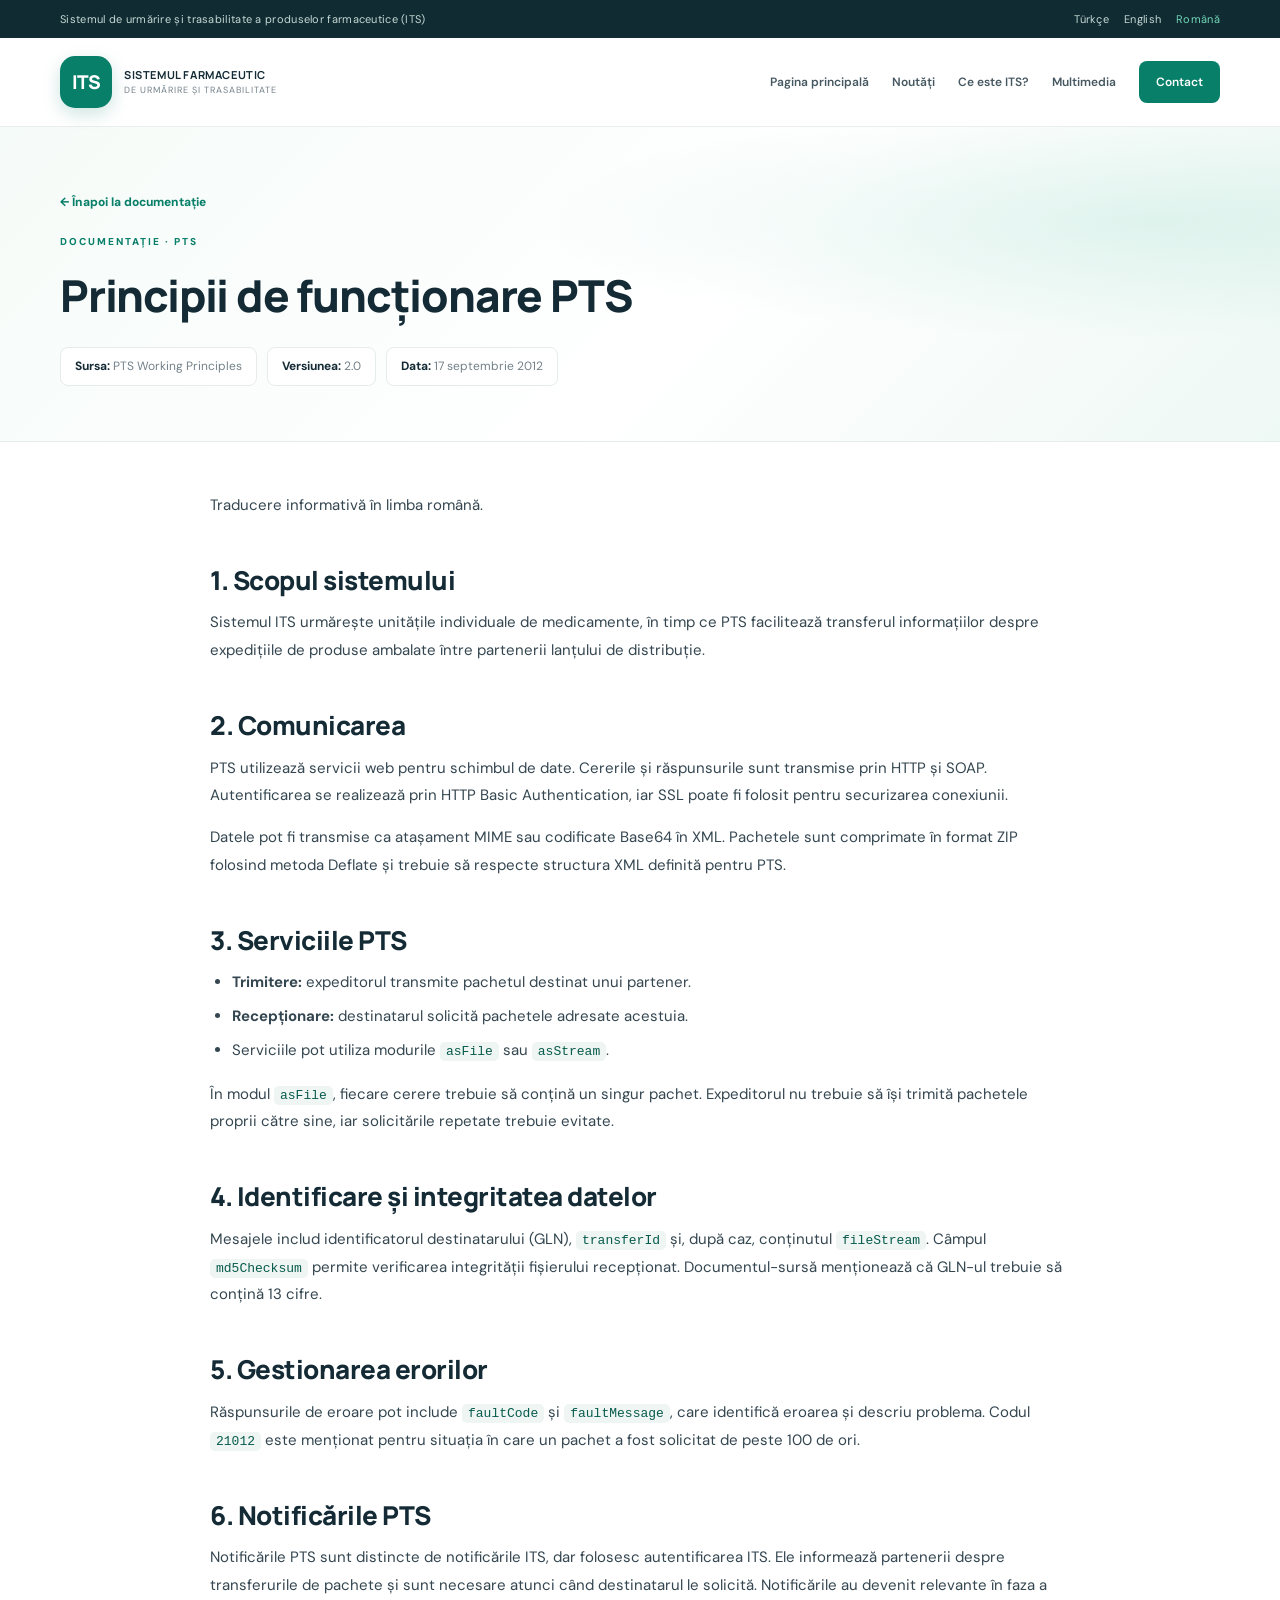
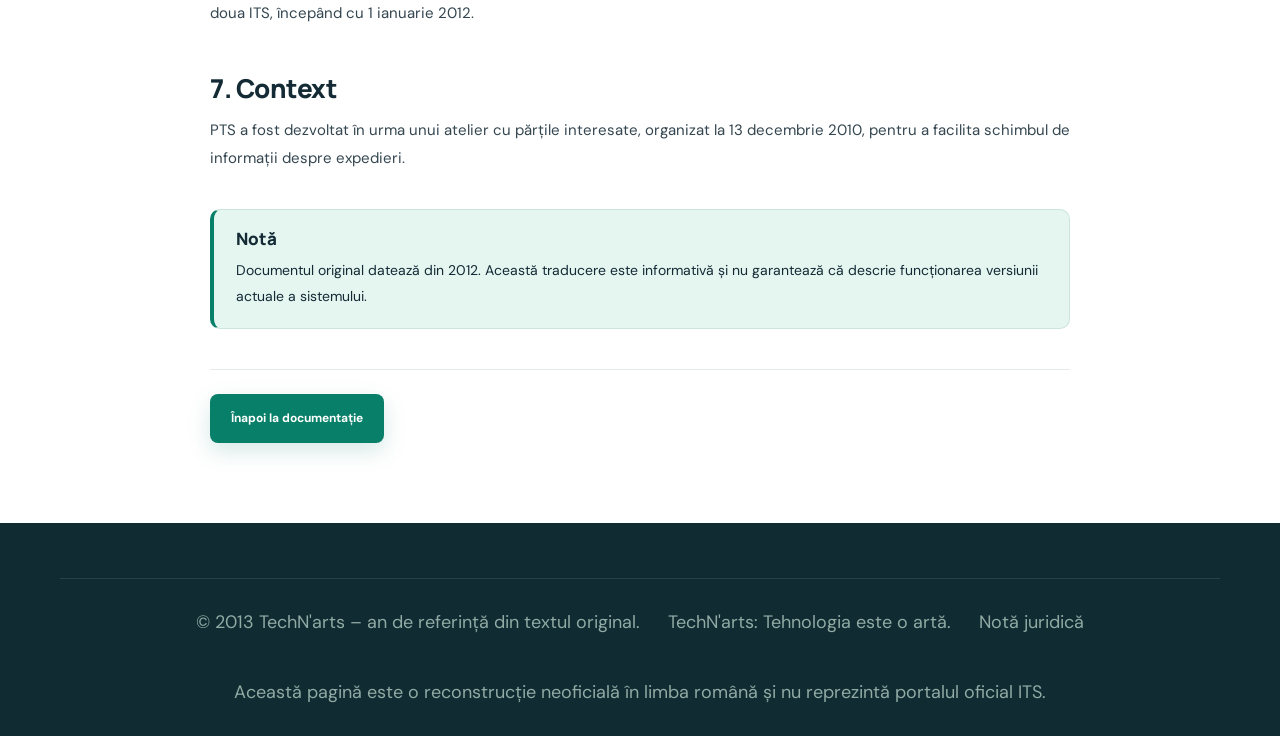
<file: pages/principii-functionare-pts.html>
﻿<!DOCTYPE html>
<html lang="ro">
<head>
<meta charset="UTF-8">
<meta name="viewport" content="width=device-width, initial-scale=1.0">
<meta name="description" content="Principiile de funcționare ale sistemului PTS: comunicare, servicii, integritatea datelor și notificări.">
<title>Principii de funcționare PTS | ITS</title>
<link rel="stylesheet" href="../styles.css">
<style>
  /* Page-specific styles; they reuse the variables and patterns from styles.css */
  .page-hero {
    padding: 60px 0 55px;
    background:
      radial-gradient(ellipse at 90% 30%, rgba(29, 174, 135, 0.11), transparent 38%),
      linear-gradient(135deg, #f5fbf8 0%, #ffffff 56%, #eef8f4 100%);
    border-bottom: 1px solid var(--border);
  }
  .doc-back {
    display: inline-flex;
    margin-bottom: 22px;
    color: var(--green);
    font-size: 12px;
    font-weight: 800;
  }
  .doc-back:hover { color: var(--green-dark); }
  .page-hero h1 {
    max-width: 820px;
    color: var(--navy);
    font-family: 'Manrope', sans-serif;
    font-size: clamp(28px, 3.8vw, 44px);
    font-weight: 800;
    line-height: 1.25;
    letter-spacing: -1.2px;
  }
  .doc-meta { display: flex; flex-wrap: wrap; gap: 10px; margin-top: 24px; }
  .doc-meta span {
    padding: 8px 14px;
    border: 1px solid var(--border);
    border-radius: 8px;
    background: white;
    color: var(--muted);
    font-size: 12px;
  }
  .doc-meta strong { color: var(--navy); }

  .doc-page { padding: 50px 0 80px; }
  .doc-content {
    max-width: 860px;
    margin: 0 auto;
    font-size: 15px;
    line-height: 1.85;
    overflow-wrap: anywhere;
  }
  .doc-content h2 {
    margin: 44px 0 12px;
    color: var(--navy);
    font-family: 'Manrope', sans-serif;
    font-size: clamp(21px, 2.5vw, 26px);
    font-weight: 800;
    line-height: 1.3;
    letter-spacing: -0.5px;
  }
  .doc-content h2:first-child { margin-top: 0; }
  .doc-content p { margin-bottom: 14px; }
  .doc-content ul { margin: 0 0 16px 22px; }
  .doc-content li { margin-bottom: 6px; }
  .doc-content code {
    padding: 2px 6px;
    border-radius: 5px;
    background: #eef5f2;
    color: var(--green-dark);
    font-family: ui-monospace, 'SFMono-Regular', Consolas, monospace;
    font-size: 13px;
  }
  .doc-note {
    margin: 36px 0 0;
    padding: 18px 22px;
    border: 1px solid #cce5da;
    border-left: 4px solid var(--green);
    border-radius: 10px;
    background: var(--green-light);
    color: var(--navy);
    font-size: 14px;
  }
  .doc-note h2 { margin: 0 0 8px; font-size: 17px; letter-spacing: 0; }
  .doc-note p:last-child { margin-bottom: 0; }
  .doc-actions { margin-top: 40px; padding-top: 24px; border-top: 1px solid var(--border); }

  @media (max-width: 600px) {
    .page-hero { padding: 40px 0 38px; }
    .doc-page { padding: 34px 0 60px; }
    .doc-content { font-size: 14px; }
  }
</style>
</head>
<body>

<div class="top-bar">
  <div class="container top-bar-content">
    <span>Sistemul de urmărire și trasabilitate a produselor farmaceutice (ITS)</span>
    <div class="language-switch">
      <a href="#">Türkçe</a>
      <a href="#">English</a>
      <span>Română</span>
    </div>
  </div>
</div>

<header class="header">
  <div class="container nav-container">
    <a href="../index.html#acasa" class="logo">
      <span class="logo-symbol">ITS</span>
      <span class="logo-text">
        <strong>SISTEMUL FARMACEUTIC</strong>
        <small>DE URMĂRIRE ȘI TRASABILITATE</small>
      </span>
    </a>

    <button class="menu-toggle" type="button" aria-label="Deschide meniul" aria-controls="navigation" aria-expanded="false">&#9776;</button>

    <nav class="navigation" id="navigation" aria-label="Navigare principală">
      <a href="../index.html#acasa">Pagina principală</a>
      <a href="noutati.html">Noutăți</a>
      <a href="despre-itc.html">Ce este ITS?</a>
      <a href="multimedia.html">Multimedia</a>
      <a href="contact.html" class="nav-button">Contact</a>
    </nav>
  </div>
</header>

<main>

  <section class="page-hero">
    <div class="container">
      <a class="doc-back" href="../index.html#documentatie">&larr; Înapoi la documentație</a>
      <span class="eyebrow" style="display:block">DOCUMENTAȚIE &middot; PTS</span>
      <h1>Principii de funcționare PTS</h1>
      <div class="doc-meta">
        <span><strong>Sursa:</strong> PTS Working Principles</span>
        <span><strong>Versiunea:</strong> 2.0</span>
        <span><strong>Data:</strong> 17 septembrie 2012</span>
      </div>
    </div>
  </section>

  <section class="doc-page">
    <div class="container">
      <article class="doc-content">

        <p>Traducere informativă în limba română.</p>

        <h2>1. Scopul sistemului</h2>
        <p>Sistemul ITS urmărește unitățile individuale de medicamente, în timp ce PTS facilitează transferul informațiilor despre expedițiile de produse ambalate între partenerii lanțului de distribuție.</p>

        <h2>2. Comunicarea</h2>
        <p>PTS utilizează servicii web pentru schimbul de date. Cererile și răspunsurile sunt transmise prin HTTP și SOAP. Autentificarea se realizează prin HTTP Basic Authentication, iar SSL poate fi folosit pentru securizarea conexiunii.</p>
        <p>Datele pot fi transmise ca atașament MIME sau codificate Base64 în XML. Pachetele sunt comprimate în format ZIP folosind metoda Deflate și trebuie să respecte structura XML definită pentru PTS.</p>

        <h2>3. Serviciile PTS</h2>
        <ul>
          <li><strong>Trimitere:</strong> expeditorul transmite pachetul destinat unui partener.</li>
          <li><strong>Recepționare:</strong> destinatarul solicită pachetele adresate acestuia.</li>
          <li>Serviciile pot utiliza modurile <code>asFile</code> sau <code>asStream</code>.</li>
        </ul>
        <p>În modul <code>asFile</code>, fiecare cerere trebuie să conțină un singur pachet. Expeditorul nu trebuie să își trimită pachetele proprii către sine, iar solicitările repetate trebuie evitate.</p>

        <h2>4. Identificare și integritatea datelor</h2>
        <p>Mesajele includ identificatorul destinatarului (GLN), <code>transferId</code> și, după caz, conținutul <code>fileStream</code>. Câmpul <code>md5Checksum</code> permite verificarea integrității fișierului recepționat. Documentul-sursă menționează că GLN-ul trebuie să conțină 13 cifre.</p>

        <h2>5. Gestionarea erorilor</h2>
        <p>Răspunsurile de eroare pot include <code>faultCode</code> și <code>faultMessage</code>, care identifică eroarea și descriu problema. Codul <code>21012</code> este menționat pentru situația în care un pachet a fost solicitat de peste 100 de ori.</p>

        <h2>6. Notificările PTS</h2>
        <p>Notificările PTS sunt distincte de notificările ITS, dar folosesc autentificarea ITS. Ele informează partenerii despre transferurile de pachete și sunt necesare atunci când destinatarul le solicită. Notificările au devenit relevante în faza a doua ITS, începând cu 1 ianuarie 2012.</p>

        <h2>7. Context</h2>
        <p>PTS a fost dezvoltat în urma unui atelier cu părțile interesate, organizat la 13 decembrie 2010, pentru a facilita schimbul de informații despre expedieri.</p>

        <div class="doc-note">
          <h2>Notă</h2>
          <p>Documentul original datează din 2012. Această traducere este informativă și nu garantează că descrie funcționarea versiunii actuale a sistemului.</p>
        </div>

        <div class="doc-actions">
          <a href="../index.html#documentatie" class="button button-primary">Înapoi la documentație</a>
        </div>

      </article>
    </div>
  </section>

</main>

<footer class="footer">
  <div class="container footer-bottom">
    <span>&copy; 2013 TechN'arts &ndash; an de referință din textul original.</span>
    <span>TechN'arts: Tehnologia este o artă.</span>
    <a href="nota-juridica.html">Notă juridică</a>
  </div>
  <div id="legal" class="legal-note">
    Această pagină este o reconstrucție neoficială în limba română și nu reprezintă portalul oficial ITS.
  </div>
</footer>

<script src="../script.js"></script>
</body>
</html>
</file>
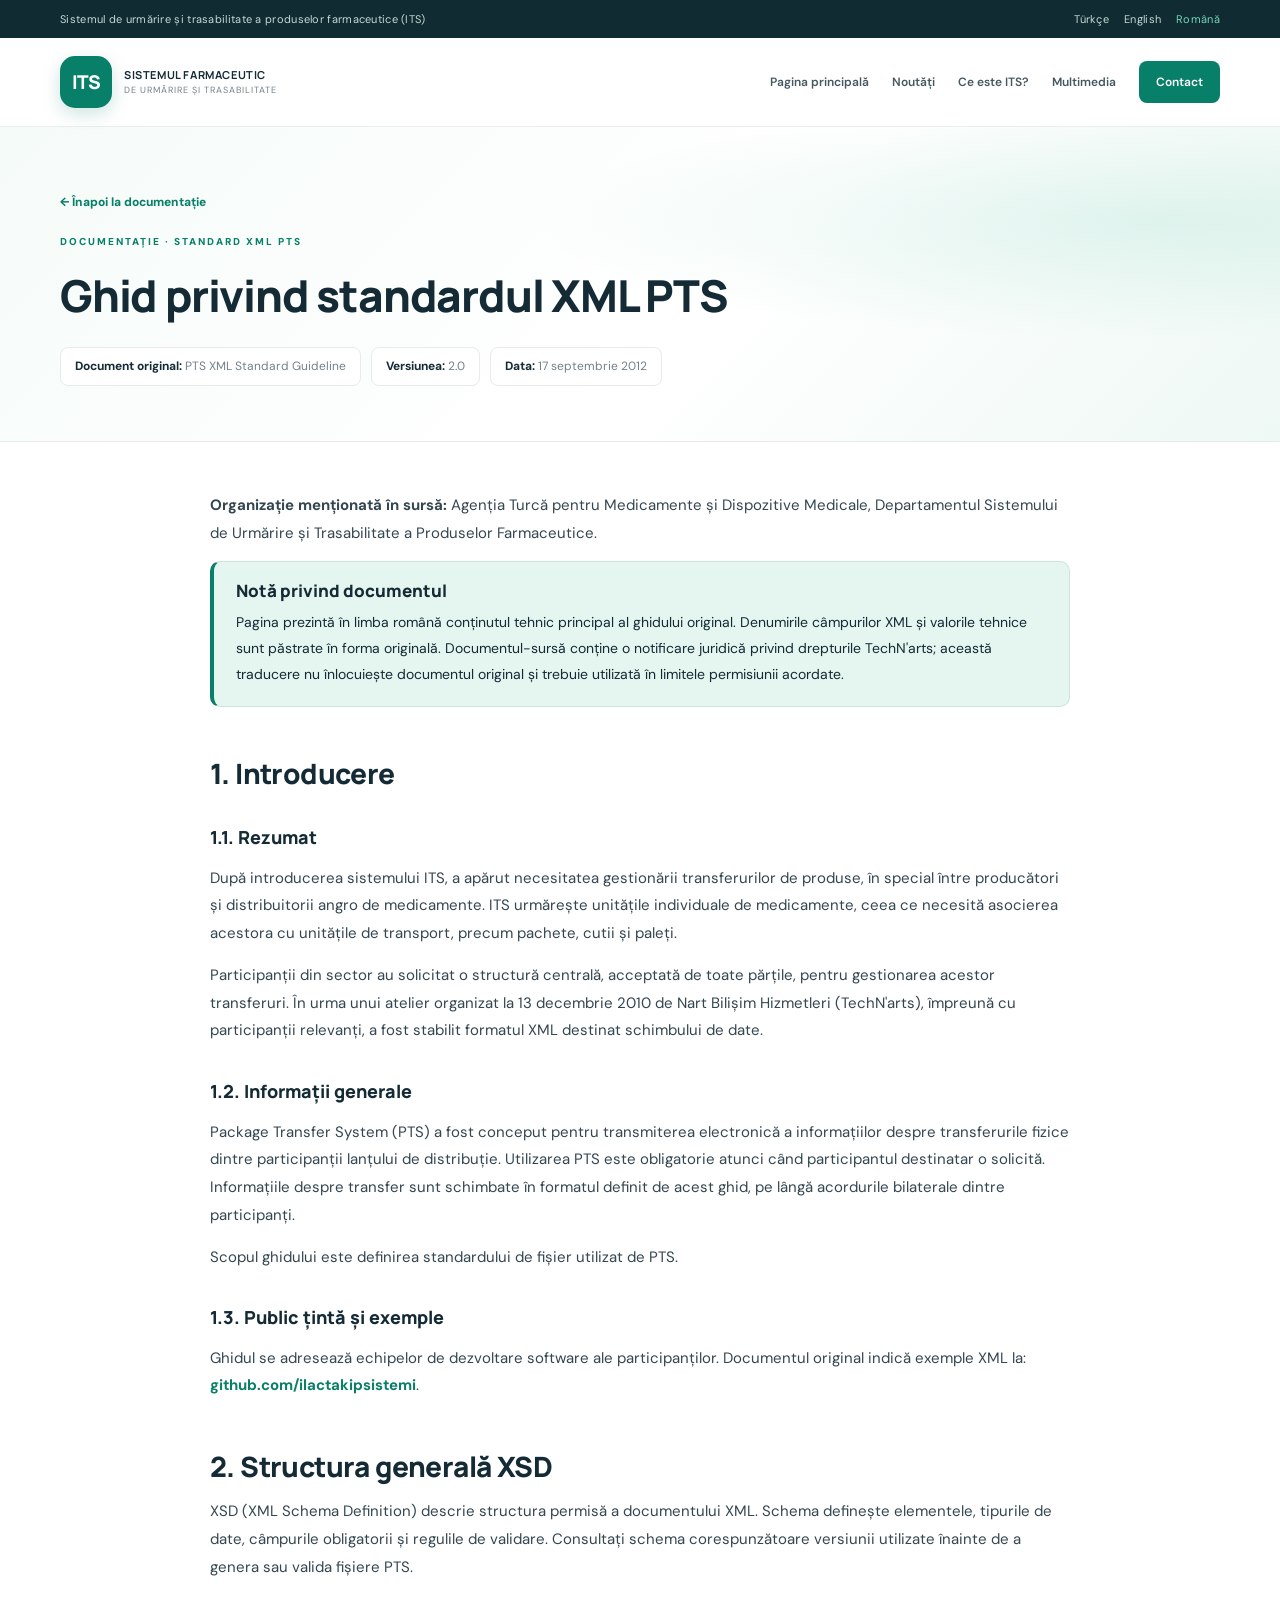
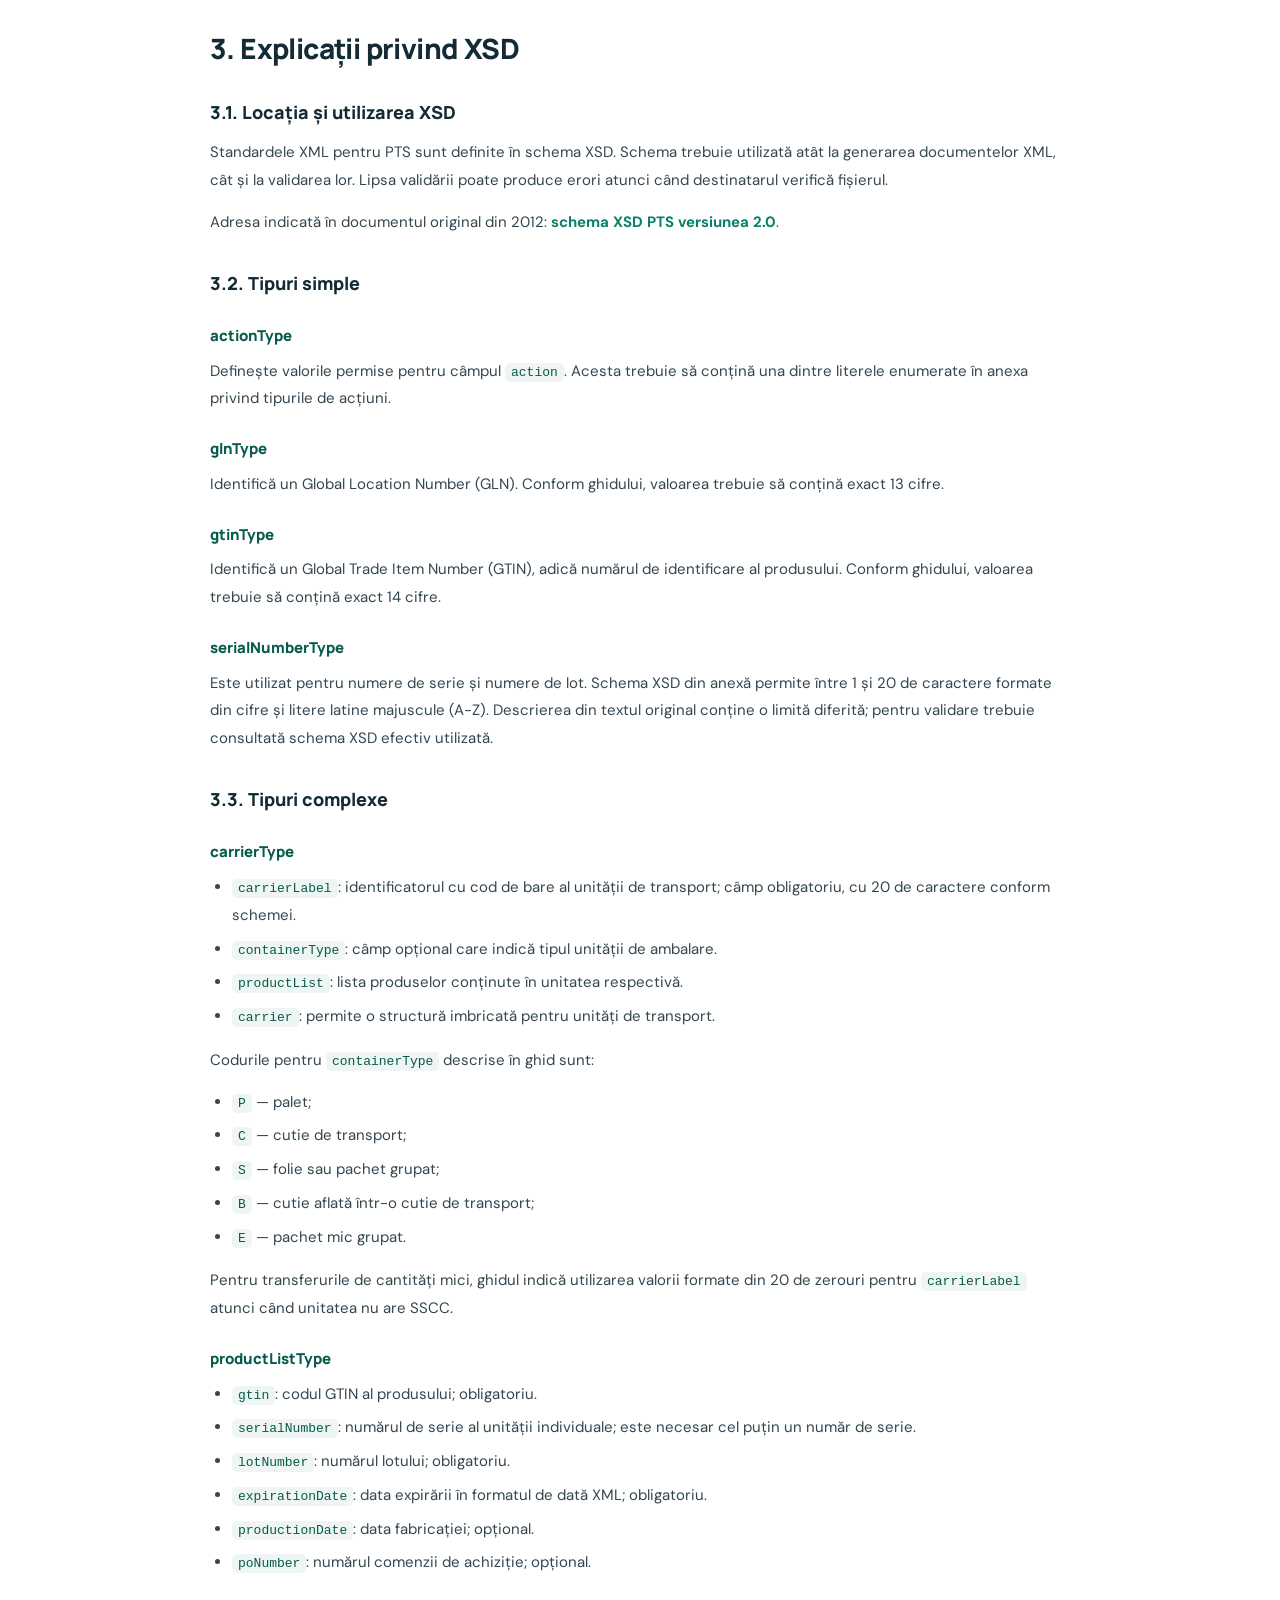
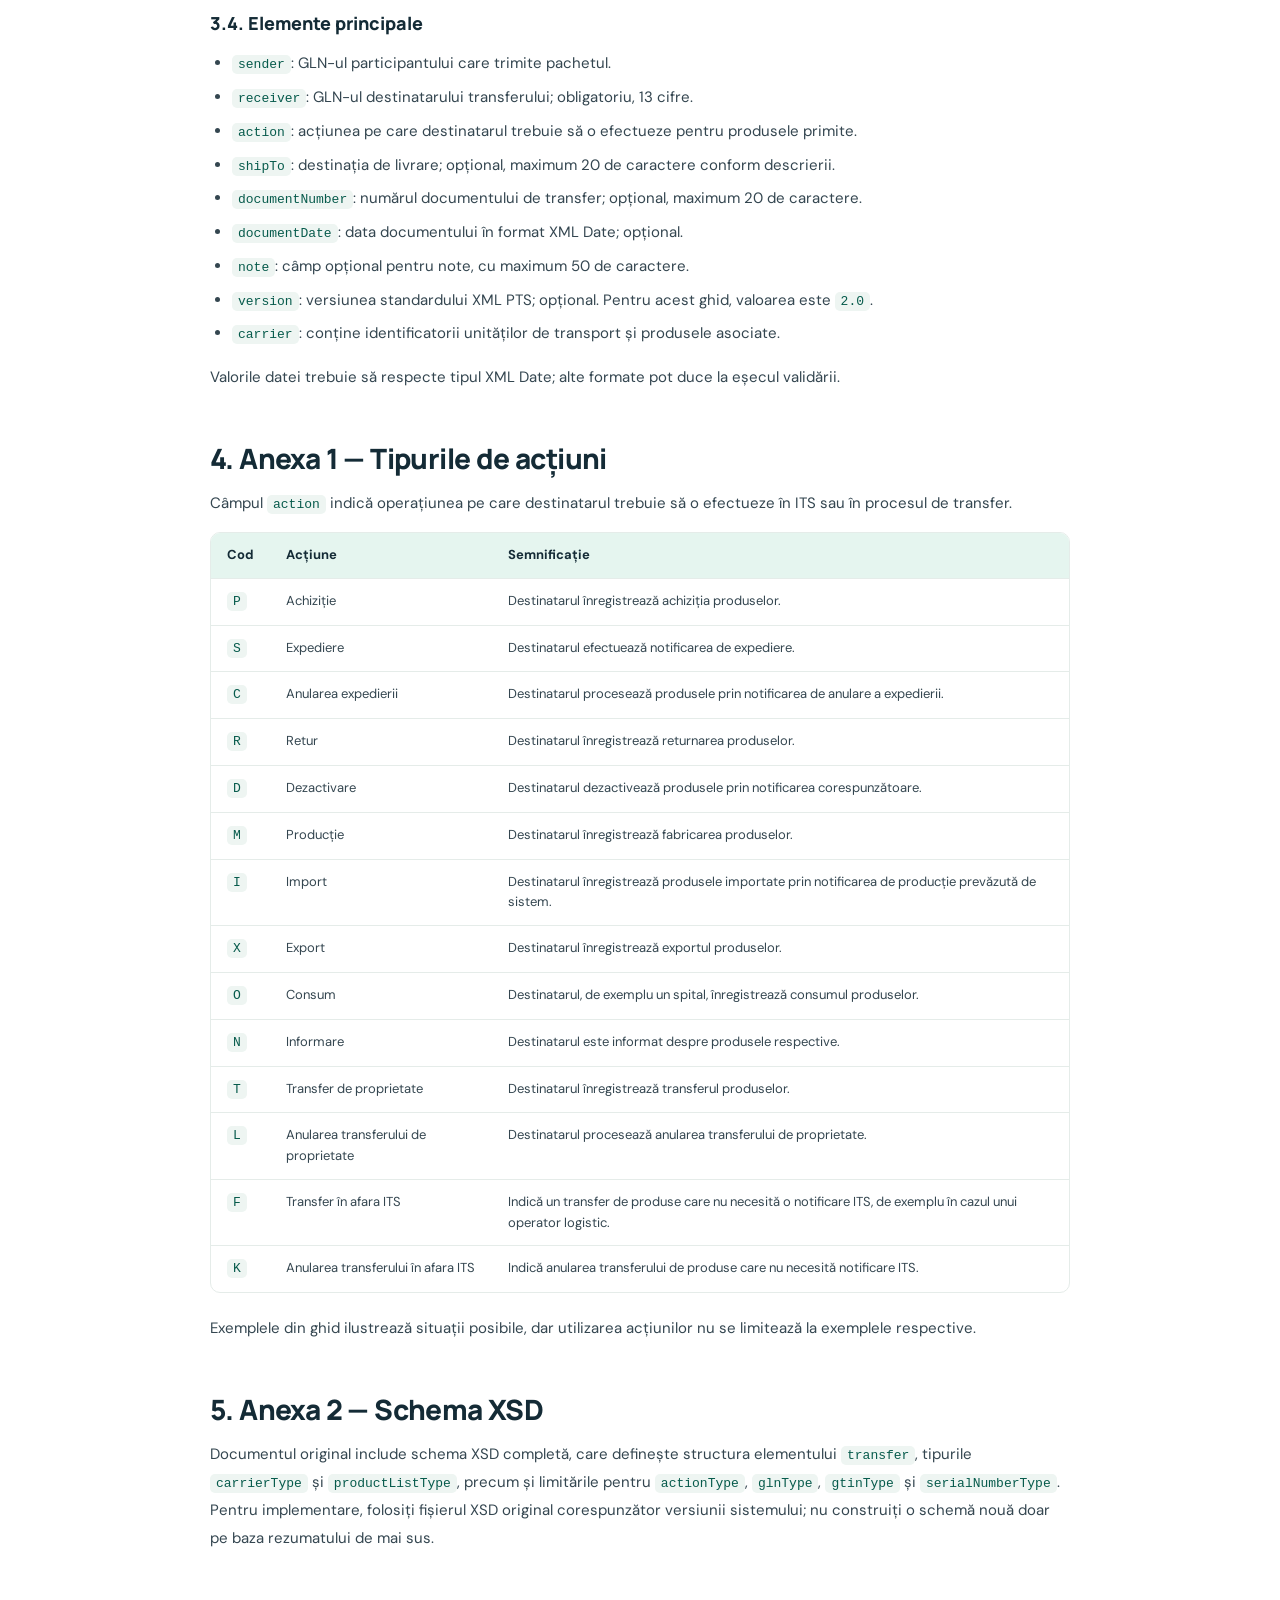
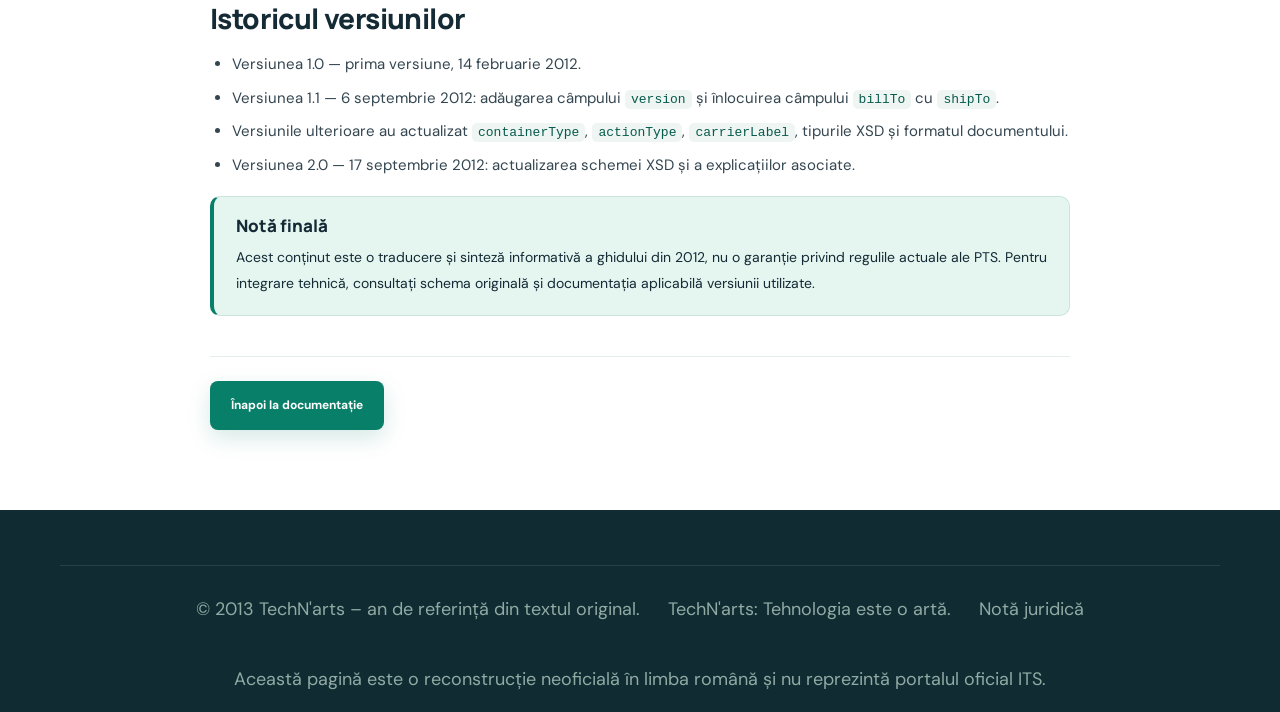
<file: pages/standard-xml-pts.html>
﻿<!DOCTYPE html>
<html lang="ro">
<head>
<meta charset="UTF-8">
<meta name="viewport" content="width=device-width, initial-scale=1.0">
<meta name="description" content="Ghid privind standardul XML PTS: structură, elemente, tipuri de acțiuni și schema XSD.">
<title>Standardul XML PTS | ITS</title>
<link rel="stylesheet" href="../styles.css">
<style>
  /* Page-specific styles; they reuse the variables and patterns from styles.css */
  .page-hero {
    padding: 60px 0 55px;
    background:
      radial-gradient(ellipse at 90% 30%, rgba(29, 174, 135, 0.11), transparent 38%),
      linear-gradient(135deg, #f5fbf8 0%, #ffffff 56%, #eef8f4 100%);
    border-bottom: 1px solid var(--border);
  }
  .doc-back {
    display: inline-flex;
    margin-bottom: 22px;
    color: var(--green);
    font-size: 12px;
    font-weight: 800;
  }
  .doc-back:hover { color: var(--green-dark); }
  .page-hero h1 {
    max-width: 820px;
    color: var(--navy);
    font-family: 'Manrope', sans-serif;
    font-size: clamp(28px, 3.8vw, 44px);
    font-weight: 800;
    line-height: 1.25;
    letter-spacing: -1.2px;
  }
  .doc-meta { display: flex; flex-wrap: wrap; gap: 10px; margin-top: 24px; }
  .doc-meta span {
    padding: 8px 14px;
    border: 1px solid var(--border);
    border-radius: 8px;
    background: white;
    color: var(--muted);
    font-size: 12px;
  }
  .doc-meta strong { color: var(--navy); }

  .doc-page { padding: 50px 0 80px; }
  .doc-content {
    max-width: 860px;
    margin: 0 auto;
    font-size: 15px;
    line-height: 1.85;
    overflow-wrap: anywhere;
  }
  .doc-content h2 {
    margin: 48px 0 14px;
    color: var(--navy);
    font-family: 'Manrope', sans-serif;
    font-size: clamp(22px, 2.6vw, 28px);
    font-weight: 800;
    line-height: 1.3;
    letter-spacing: -0.6px;
  }
  .doc-content h3 {
    margin: 30px 0 10px;
    color: var(--navy);
    font-family: 'Manrope', sans-serif;
    font-size: 18px;
    font-weight: 800;
  }
  .doc-content h4 {
    margin: 22px 0 8px;
    color: var(--green-dark);
    font-family: 'Manrope', sans-serif;
    font-size: 15px;
    font-weight: 800;
  }
  .doc-content p { margin-bottom: 14px; }
  .doc-content ul { margin: 0 0 16px 22px; }
  .doc-content li { margin-bottom: 6px; }
  .doc-content a:not(.button) { color: var(--green); font-weight: 700; }
  .doc-content a:not(.button):hover { text-decoration: underline; }
  .doc-content code {
    padding: 2px 6px;
    border-radius: 5px;
    background: #eef5f2;
    color: var(--green-dark);
    font-family: ui-monospace, 'SFMono-Regular', Consolas, monospace;
    font-size: 13px;
  }
  .doc-note {
    margin: 0 0 10px;
    padding: 18px 22px;
    border: 1px solid #cce5da;
    border-left: 4px solid var(--green);
    border-radius: 10px;
    background: var(--green-light);
    color: var(--navy);
    font-size: 14px;
  }
  .doc-note h2 { margin: 0 0 8px; font-size: 17px; letter-spacing: 0; }
  .doc-note p:last-child { margin-bottom: 0; }
  .doc-table-wrap {
    margin: 0 0 22px;
    overflow-x: auto;
    border: 1px solid var(--border);
    border-radius: 10px;
  }
  .doc-table-wrap table { width: 100%; border-collapse: collapse; font-size: 13px; line-height: 1.6; }
  .doc-table-wrap th,
  .doc-table-wrap td {
    padding: 12px 16px;
    border-bottom: 1px solid var(--border);
    text-align: left;
    vertical-align: top;
  }
  .doc-table-wrap th { background: var(--green-light); color: var(--navy); font-weight: 700; white-space: nowrap; }
  .doc-table-wrap tr:last-child td { border-bottom: 0; }
  .doc-actions { margin-top: 40px; padding-top: 24px; border-top: 1px solid var(--border); }

  @media (max-width: 600px) {
    .page-hero { padding: 40px 0 38px; }
    .doc-page { padding: 34px 0 60px; }
    .doc-content { font-size: 14px; }
  }
</style>
</head>
<body>

<div class="top-bar">
  <div class="container top-bar-content">
    <span>Sistemul de urmărire și trasabilitate a produselor farmaceutice (ITS)</span>
    <div class="language-switch">
      <a href="#">Türkçe</a>
      <a href="#">English</a>
      <span>Română</span>
    </div>
  </div>
</div>

<header class="header">
  <div class="container nav-container">
    <a href="../index.html#acasa" class="logo">
      <span class="logo-symbol">ITS</span>
      <span class="logo-text">
        <strong>SISTEMUL FARMACEUTIC</strong>
        <small>DE URMĂRIRE ȘI TRASABILITATE</small>
      </span>
    </a>

    <button class="menu-toggle" type="button" aria-label="Deschide meniul" aria-controls="navigation" aria-expanded="false">&#9776;</button>

    <nav class="navigation" id="navigation" aria-label="Navigare principală">
      <a href="../index.html#acasa">Pagina principală</a>
      <a href="noutati.html">Noutăți</a>
      <a href="despre-itc.html">Ce este ITS?</a>
      <a href="multimedia.html">Multimedia</a>
      <a href="contact.html" class="nav-button">Contact</a>
    </nav>
  </div>
</header>

<main>

  <section class="page-hero">
    <div class="container">
      <a class="doc-back" href="../index.html#documentatie">&larr; Înapoi la documentație</a>
      <span class="eyebrow" style="display:block">DOCUMENTAȚIE &middot; STANDARD XML PTS</span>
      <h1>Ghid privind standardul XML PTS</h1>
      <div class="doc-meta">
        <span><strong>Document original:</strong> PTS XML Standard Guideline</span>
        <span><strong>Versiunea:</strong> 2.0</span>
        <span><strong>Data:</strong> 17 septembrie 2012</span>
      </div>
    </div>
  </section>

  <section class="doc-page">
    <div class="container">
      <article class="doc-content">

        <p><strong>Organizație menționată în sursă:</strong> Agenția Turcă pentru Medicamente și Dispozitive Medicale, Departamentul Sistemului de Urmărire și Trasabilitate a Produselor Farmaceutice.</p>

        <div class="doc-note">
          <h2>Notă privind documentul</h2>
          <p>Pagina prezintă în limba română conținutul tehnic principal al ghidului original. Denumirile câmpurilor XML și valorile tehnice sunt păstrate în forma originală. Documentul-sursă conține o notificare juridică privind drepturile TechN'arts; această traducere nu înlocuiește documentul original și trebuie utilizată în limitele permisiunii acordate.</p>
        </div>

        <h2>1. Introducere</h2>
        <h3>1.1. Rezumat</h3>
        <p>După introducerea sistemului ITS, a apărut necesitatea gestionării transferurilor de produse, în special între producători și distribuitorii angro de medicamente. ITS urmărește unitățile individuale de medicamente, ceea ce necesită asocierea acestora cu unitățile de transport, precum pachete, cutii și paleți.</p>
        <p>Participanții din sector au solicitat o structură centrală, acceptată de toate părțile, pentru gestionarea acestor transferuri. În urma unui atelier organizat la 13 decembrie 2010 de Nart Bilişim Hizmetleri (TechN'arts), împreună cu participanții relevanți, a fost stabilit formatul XML destinat schimbului de date.</p>

        <h3>1.2. Informații generale</h3>
        <p>Package Transfer System (PTS) a fost conceput pentru transmiterea electronică a informațiilor despre transferurile fizice dintre participanții lanțului de distribuție. Utilizarea PTS este obligatorie atunci când participantul destinatar o solicită. Informațiile despre transfer sunt schimbate în formatul definit de acest ghid, pe lângă acordurile bilaterale dintre participanți.</p>
        <p>Scopul ghidului este definirea standardului de fișier utilizat de PTS.</p>

        <h3>1.3. Public țintă și exemple</h3>
        <p>Ghidul se adresează echipelor de dezvoltare software ale participanților. Documentul original indică exemple XML la: <a href="https://github.com/ilactakipsistemi" target="_blank" rel="noopener noreferrer">github.com/ilactakipsistemi</a>.</p>

        <h2>2. Structura generală XSD</h2>
        <p>XSD (XML Schema Definition) descrie structura permisă a documentului XML. Schema definește elementele, tipurile de date, câmpurile obligatorii și regulile de validare. Consultați schema corespunzătoare versiunii utilizate înainte de a genera sau valida fișiere PTS.</p>

        <h2>3. Explicații privind XSD</h2>
        <h3>3.1. Locația și utilizarea XSD</h3>
        <p>Standardele XML pentru PTS sunt definite în schema XSD. Schema trebuie utilizată atât la generarea documentelor XML, cât și la validarea lor. Lipsa validării poate produce erori atunci când destinatarul verifică fișierul.</p>
        <p>Adresa indicată în documentul original din 2012: <a href="http://its.saglik.gov.tr/pts_xml_schema_v_2_0.xsd" target="_blank" rel="noopener noreferrer">schema XSD PTS versiunea 2.0</a>.</p>

        <h3>3.2. Tipuri simple</h3>
        <h4>actionType</h4>
        <p>Definește valorile permise pentru câmpul <code>action</code>. Acesta trebuie să conțină una dintre literele enumerate în anexa privind tipurile de acțiuni.</p>
        <h4>glnType</h4>
        <p>Identifică un Global Location Number (GLN). Conform ghidului, valoarea trebuie să conțină exact 13 cifre.</p>
        <h4>gtinType</h4>
        <p>Identifică un Global Trade Item Number (GTIN), adică numărul de identificare al produsului. Conform ghidului, valoarea trebuie să conțină exact 14 cifre.</p>
        <h4>serialNumberType</h4>
        <p>Este utilizat pentru numere de serie și numere de lot. Schema XSD din anexă permite între 1 și 20 de caractere formate din cifre și litere latine majuscule (A-Z). Descrierea din textul original conține o limită diferită; pentru validare trebuie consultată schema XSD efectiv utilizată.</p>

        <h3>3.3. Tipuri complexe</h3>
        <h4>carrierType</h4>
        <ul>
          <li><code>carrierLabel</code>: identificatorul cu cod de bare al unității de transport; câmp obligatoriu, cu 20 de caractere conform schemei.</li>
          <li><code>containerType</code>: câmp opțional care indică tipul unității de ambalare.</li>
          <li><code>productList</code>: lista produselor conținute în unitatea respectivă.</li>
          <li><code>carrier</code>: permite o structură imbricată pentru unități de transport.</li>
        </ul>
        <p>Codurile pentru <code>containerType</code> descrise în ghid sunt:</p>
        <ul>
          <li><code>P</code> &mdash; palet;</li>
          <li><code>C</code> &mdash; cutie de transport;</li>
          <li><code>S</code> &mdash; folie sau pachet grupat;</li>
          <li><code>B</code> &mdash; cutie aflată într-o cutie de transport;</li>
          <li><code>E</code> &mdash; pachet mic grupat.</li>
        </ul>
        <p>Pentru transferurile de cantități mici, ghidul indică utilizarea valorii formate din 20 de zerouri pentru <code>carrierLabel</code> atunci când unitatea nu are SSCC.</p>

        <h4>productListType</h4>
        <ul>
          <li><code>gtin</code>: codul GTIN al produsului; obligatoriu.</li>
          <li><code>serialNumber</code>: numărul de serie al unității individuale; este necesar cel puțin un număr de serie.</li>
          <li><code>lotNumber</code>: numărul lotului; obligatoriu.</li>
          <li><code>expirationDate</code>: data expirării în formatul de dată XML; obligatoriu.</li>
          <li><code>productionDate</code>: data fabricației; opțional.</li>
          <li><code>poNumber</code>: numărul comenzii de achiziție; opțional.</li>
        </ul>

        <h3>3.4. Elemente principale</h3>
        <ul>
          <li><code>sender</code>: GLN-ul participantului care trimite pachetul.</li>
          <li><code>receiver</code>: GLN-ul destinatarului transferului; obligatoriu, 13 cifre.</li>
          <li><code>action</code>: acțiunea pe care destinatarul trebuie să o efectueze pentru produsele primite.</li>
          <li><code>shipTo</code>: destinația de livrare; opțional, maximum 20 de caractere conform descrierii.</li>
          <li><code>documentNumber</code>: numărul documentului de transfer; opțional, maximum 20 de caractere.</li>
          <li><code>documentDate</code>: data documentului în format XML Date; opțional.</li>
          <li><code>note</code>: câmp opțional pentru note, cu maximum 50 de caractere.</li>
          <li><code>version</code>: versiunea standardului XML PTS; opțional. Pentru acest ghid, valoarea este <code>2.0</code>.</li>
          <li><code>carrier</code>: conține identificatorii unităților de transport și produsele asociate.</li>
        </ul>
        <p>Valorile datei trebuie să respecte tipul XML Date; alte formate pot duce la eșecul validării.</p>

        <h2>4. Anexa 1 &mdash; Tipurile de acțiuni</h2>
        <p>Câmpul <code>action</code> indică operațiunea pe care destinatarul trebuie să o efectueze în ITS sau în procesul de transfer.</p>
        <div class="doc-table-wrap">
          <table>
            <thead>
              <tr><th>Cod</th><th>Acțiune</th><th>Semnificație</th></tr>
            </thead>
            <tbody>
              <tr><td><code>P</code></td><td>Achiziție</td><td>Destinatarul înregistrează achiziția produselor.</td></tr>
              <tr><td><code>S</code></td><td>Expediere</td><td>Destinatarul efectuează notificarea de expediere.</td></tr>
              <tr><td><code>C</code></td><td>Anularea expedierii</td><td>Destinatarul procesează produsele prin notificarea de anulare a expedierii.</td></tr>
              <tr><td><code>R</code></td><td>Retur</td><td>Destinatarul înregistrează returnarea produselor.</td></tr>
              <tr><td><code>D</code></td><td>Dezactivare</td><td>Destinatarul dezactivează produsele prin notificarea corespunzătoare.</td></tr>
              <tr><td><code>M</code></td><td>Producție</td><td>Destinatarul înregistrează fabricarea produselor.</td></tr>
              <tr><td><code>I</code></td><td>Import</td><td>Destinatarul înregistrează produsele importate prin notificarea de producție prevăzută de sistem.</td></tr>
              <tr><td><code>X</code></td><td>Export</td><td>Destinatarul înregistrează exportul produselor.</td></tr>
              <tr><td><code>O</code></td><td>Consum</td><td>Destinatarul, de exemplu un spital, înregistrează consumul produselor.</td></tr>
              <tr><td><code>N</code></td><td>Informare</td><td>Destinatarul este informat despre produsele respective.</td></tr>
              <tr><td><code>T</code></td><td>Transfer de proprietate</td><td>Destinatarul înregistrează transferul produselor.</td></tr>
              <tr><td><code>L</code></td><td>Anularea transferului de proprietate</td><td>Destinatarul procesează anularea transferului de proprietate.</td></tr>
              <tr><td><code>F</code></td><td>Transfer în afara ITS</td><td>Indică un transfer de produse care nu necesită o notificare ITS, de exemplu în cazul unui operator logistic.</td></tr>
              <tr><td><code>K</code></td><td>Anularea transferului în afara ITS</td><td>Indică anularea transferului de produse care nu necesită notificare ITS.</td></tr>
            </tbody>
          </table>
        </div>
        <p>Exemplele din ghid ilustrează situații posibile, dar utilizarea acțiunilor nu se limitează la exemplele respective.</p>

        <h2>5. Anexa 2 &mdash; Schema XSD</h2>
        <p>Documentul original include schema XSD completă, care definește structura elementului <code>transfer</code>, tipurile <code>carrierType</code> și <code>productListType</code>, precum și limitările pentru <code>actionType</code>, <code>glnType</code>, <code>gtinType</code> și <code>serialNumberType</code>. Pentru implementare, folosiți fișierul XSD original corespunzător versiunii sistemului; nu construiți o schemă nouă doar pe baza rezumatului de mai sus.</p>

        <h2>Istoricul versiunilor</h2>
        <ul>
          <li>Versiunea 1.0 &mdash; prima versiune, 14 februarie 2012.</li>
          <li>Versiunea 1.1 &mdash; 6 septembrie 2012: adăugarea câmpului <code>version</code> și înlocuirea câmpului <code>billTo</code> cu <code>shipTo</code>.</li>
          <li>Versiunile ulterioare au actualizat <code>containerType</code>, <code>actionType</code>, <code>carrierLabel</code>, tipurile XSD și formatul documentului.</li>
          <li>Versiunea 2.0 &mdash; 17 septembrie 2012: actualizarea schemei XSD și a explicațiilor asociate.</li>
        </ul>

        <div class="doc-note">
          <h2>Notă finală</h2>
          <p>Acest conținut este o traducere și sinteză informativă a ghidului din 2012, nu o garanție privind regulile actuale ale PTS. Pentru integrare tehnică, consultați schema originală și documentația aplicabilă versiunii utilizate.</p>
        </div>

        <div class="doc-actions">
          <a href="../index.html#documentatie" class="button button-primary">Înapoi la documentație</a>
        </div>

      </article>
    </div>
  </section>

</main>

<footer class="footer">
  <div class="container footer-bottom">
    <span>&copy; 2013 TechN'arts &ndash; an de referință din textul original.</span>
    <span>TechN'arts: Tehnologia este o artă.</span>
    <a href="nota-juridica.html">Notă juridică</a>
  </div>
  <div id="legal" class="legal-note">
    Această pagină este o reconstrucție neoficială în limba română și nu reprezintă portalul oficial ITS.
  </div>
</footer>

<script src="../script.js"></script>
</body>
</html>
</file>
<file: styles.css>
@import url('https://fonts.googleapis.com/css2?family=DM+Sans:wght@400;500;600;700&family=Manrope:wght@400;500;600;700;800&display=swap');

:root {
    --green: #087f68;
    --green-dark: #075b4c;
    --green-light: #e5f5ef;
    --navy: #142b36;
    --text: #344650;
    --muted: #73818a;
    --background: #f7faf9;
    --white: #ffffff;
    --border: #e5ece9;
    --shadow: 0 18px 50px rgba(17, 54, 45, 0.08);
}

* {
    box-sizing: border-box;
    margin: 0;
    padding: 0;
}

html {
    scroll-behavior: smooth;
    scroll-padding-top: 100px;
}

body {
    font-family: 'DM Sans', sans-serif;
    color: var(--text);
    background: var(--white);
    line-height: 1.7;
    overflow-x: hidden;
}

a {
    color: inherit;
    text-decoration: none;
}

button {
    font: inherit;
}

button, a {
    -webkit-tap-highlight-color: transparent;
}

button:focus-visible,
a:focus-visible {
    outline: 3px solid #56c8a7;
    outline-offset: 4px;
}

.container {
    width: min(1160px, calc(100% - 48px));
    margin: 0 auto;
}

.top-bar {
    background: #102b32;
    color: #c5d9d5;
    font-size: 11px;
    letter-spacing: 0.3px;
}

.top-bar-content {
    min-height: 38px;
    display: flex;
    align-items: center;
    justify-content: space-between;
    gap: 16px;
}

.language-switch {
    display: flex;
    align-items: center;
    gap: 15px;
    white-space: nowrap;
}

.language-switch a {
    color: #c5d9d5;
    transition: color 0.2s;
}

.language-switch a:hover,
.language-switch span {
    color: #72d8b8;
}

.header {
    position: sticky;
    top: 0;
    z-index: 100;
    background: rgba(255, 255, 255, 0.96);
    backdrop-filter: blur(14px);
    border-bottom: 1px solid rgba(229, 236, 233, 0.8);
}

.nav-container {
    min-height: 88px;
    display: flex;
    align-items: center;
    justify-content: space-between;
    gap: 28px;
}

.logo {
    display: inline-flex;
    align-items: center;
    gap: 12px;
    flex-shrink: 0;
}

.logo-symbol {
    width: 52px;
    height: 52px;
    display: grid;
    place-items: center;
    border-radius: 15px;
    background: var(--green);
    color: white;
    font-family: 'Manrope', sans-serif;
    font-size: 19px;
    font-weight: 800;
    letter-spacing: -1px;
    box-shadow: 0 6px 18px rgba(8, 127, 104, 0.2);
}

.logo-text {
    display: flex;
    flex-direction: column;
    line-height: 1.5;
}

.logo-text strong {
    color: var(--navy);
    font-family: 'Manrope', sans-serif;
    font-size: 11px;
    letter-spacing: 0.6px;
}

.logo-text small {
    color: var(--muted);
    font-size: 9px;
    letter-spacing: 1px;
}

.navigation {
    display: flex;
    align-items: center;
    justify-content: flex-end;
    gap: 23px;
}

.navigation > a {
    color: #455760;
    font-size: 12px;
    font-weight: 600;
    white-space: nowrap;
    transition: color 0.2s;
}

.navigation > a:hover {
    color: var(--green);
}

.navigation .nav-button {
    padding: 11px 17px;
    color: white;
    background: var(--green);
    border-radius: 8px;
}

.navigation .nav-button:hover {
    color: white;
    background: var(--green-dark);
}

.menu-toggle {
    display: none;
    width: 44px;
    height: 44px;
    border: 1px solid var(--border);
    border-radius: 10px;
    background: white;
    color: var(--navy);
    font-size: 22px;
    cursor: pointer;
}

.hero {
    position: relative;
    isolation: isolate;
    overflow: hidden;
    padding: 90px 0 100px;
    background:
        radial-gradient(ellipse at 90% 30%, rgba(29, 174, 135, 0.11), transparent 38%),
        linear-gradient(135deg, #f5fbf8 0%, #ffffff 56%, #eef8f4 100%);
}

.hero-content {
    position: relative;
    z-index: 2;
    display: grid;
    grid-template-columns: 1.05fr 0.95fr;
    align-items: center;
    gap: 55px;
}

.hero-text {
    max-width: 620px;
}

.eyebrow {
    display: inline-block;
    margin-bottom: 18px;
    color: var(--green);
    font-size: 10px;
    font-weight: 800;
    letter-spacing: 2px;
    line-height: 1.6;
}

.hero h1 {
    color: var(--navy);
    font-family: 'Manrope', sans-serif;
    font-size: clamp(34px, 4.1vw, 54px);
    font-weight: 800;
    line-height: 1.19;
    letter-spacing: -2px;
}

.hero h1 span {
    color: var(--green);
}

.hero-text > p {
    max-width: 520px;
    margin-top: 22px;
    color: #64757d;
    font-size: 15px;
    line-height: 1.9;
}

.hero-actions {
    display: flex;
    align-items: center;
    flex-wrap: wrap;
    gap: 12px;
    margin-top: 30px;
}

.button {
    min-height: 49px;
    display: inline-flex;
    justify-content: center;
    align-items: center;
    gap: 10px;
    padding: 12px 20px;
    border: 1px solid transparent;
    border-radius: 8px;
    font-size: 12px;
    font-weight: 700;
    text-align: center;
    cursor: pointer;
    transition: transform 0.2s, background 0.2s, box-shadow 0.2s;
}

.button:hover {
    transform: translateY(-2px);
}

.button-primary {
    color: white;
    background: var(--green);
    box-shadow: 0 8px 22px rgba(8, 127, 104, 0.17);
}

.button-primary:hover {
    background: var(--green-dark);
    box-shadow: 0 10px 25px rgba(8, 127, 104, 0.23);
}

.button-secondary {
    color: var(--navy);
    background: white;
    border-color: #dce8e3;
}

.button-secondary:hover {
    border-color: var(--green);
}

.button-dark {
    color: white;
    background: var(--navy);
}

.button-dark:hover {
    background: #234956;
}

.hero-note {
    display: flex;
    align-items: center;
    gap: 9px;
    margin-top: 26px;
    color: #71817f;
    font-size: 11px;
}

.status-dot,
.live-dot {
    width: 8px;
    height: 8px;
    border-radius: 50%;
    background: #22b58b;
}

.hero-visual {
    position: relative;
    min-width: 0;
    padding: 18px 20px;
}

.visual-glow {
    position: absolute;
    inset: 8% 2%;
    z-index: -1;
    background: rgba(43, 181, 141, 0.17);
    filter: blur(55px);
    border-radius: 50%;
}

.visual-card {
    position: relative;
    max-width: 410px;
    margin: 0 auto;
    padding: 23px 26px 18px;
    border: 1px solid rgba(222, 237, 230, 0.95);
    border-radius: 19px;
    background: rgba(255, 255, 255, 0.94);
    box-shadow: 0 30px 80px rgba(21, 68, 54, 0.12);
}

.visual-card-header {
    display: flex;
    align-items: center;
    gap: 9px;
    color: #81928d;
    font-size: 9px;
    font-weight: 800;
    letter-spacing: 1px;
}

.mini-icon {
    width: 28px;
    height: 28px;
    display: grid;
    place-items: center;
    border-radius: 8px;
    background: var(--green-light);
    color: var(--green);
    font-size: 17px;
}

.live-dot {
    width: 6px;
    height: 6px;
    margin-left: auto;
}

.package-illustration {
    position: relative;
    min-height: 220px;
    display: grid;
    place-items: center;
    overflow: hidden;
    margin: 12px 0;
    border-radius: 12px;
    background:
        radial-gradient(circle at center, rgba(72, 194, 153, 0.14), transparent 56%),
        #f7fbf9;
}

.package-box {
    position: relative;
    z-index: 2;
    width: 130px;
    height: 155px;
    padding: 18px;
    border: 1px solid #cce5d9;
    border-radius: 6px;
    background: linear-gradient(145deg, #ffffff, #e8f5ed);
    box-shadow: 9px 12px 22px rgba(32, 94, 67, 0.12);
    transform: rotate(-5deg);
}

.package-cross {
    color: var(--green);
    font-size: 42px;
    font-weight: 700;
    line-height: 1.2;
}

.package-line {
    width: 80%;
    height: 4px;
    margin-top: 8px;
    border-radius: 5px;
    background: #beded0;
}

.package-line.short {
    width: 53%;
    margin-top: 5px;
}

.package-barcode {
    margin-top: 12px;
    color: #315b4c;
    font-size: 16px;
    letter-spacing: 1px;
}

.orbit {
    position: absolute;
    width: 215px;
    height: 85px;
    border: 1px solid rgba(30, 159, 117, 0.3);
    border-radius: 50%;
    transform: rotate(-35deg);
}

.orbit-two {
    width: 240px;
    height: 110px;
    transform: rotate(35deg);
    border-color: rgba(30, 159, 117, 0.17);
}

.tracking-info {
    display: flex;
    justify-content: space-between;
    align-items: center;
    gap: 15px;
    padding: 12px 0;
}

.tracking-info > div {
    display: flex;
    flex-direction: column;
}

.tracking-info small {
    color: #98a7a0;
    font-size: 8px;
    font-weight: 700;
    letter-spacing: 1px;
}

.tracking-info strong {
    color: var(--navy);
    font-size: 11px;
}

.tracking-check {
    width: 23px;
    height: 23px;
    display: grid;
    place-items: center;
    border-radius: 50%;
    background: var(--green-light);
    color: var(--green);
    font-size: 12px;
}

.tracking-line {
    height: 1px;
    background: #edf2ef;
}

.visual-footer {
    display: flex;
    justify-content: space-between;
    margin-top: 12px;
    padding-top: 13px;
    border-top: 1px solid #edf2ef;
    color: #9aaba4;
    font-size: 8px;
    font-weight: 700;
    letter-spacing: 1px;
}

.visual-footer span:last-child {
    color: var(--green);
}

.floating-badge {
    position: absolute;
    right: -4px;
    bottom: 48px;
    display: flex;
    align-items: center;
    gap: 11px;
    padding: 14px 17px;
    border: 1px solid #edf3ef;
    border-radius: 12px;
    background: white;
    box-shadow: var(--shadow);
}

.floating-icon {
    width: 36px;
    height: 36px;
    display: grid;
    place-items: center;
    border-radius: 10px;
    background: var(--green-light);
    color: var(--green);
    font-size: 22px;
}

.floating-badge div {
    display: flex;
    flex-direction: column;
}

.floating-badge strong {
    color: var(--navy);
    font-size: 11px;
}

.floating-badge small {
    color: var(--muted);
    font-size: 9px;
}

.hero-decoration {
    position: absolute;
    z-index: -1;
    border: 1px solid rgba(8, 127, 104, 0.08);
    border-radius: 50%;
}

.decoration-one {
    width: 400px;
    height: 400px;
    top: -280px;
    right: 12%;
}

.decoration-two {
    width: 260px;
    height: 260px;
    bottom: -200px;
    left: 35%;
}

.section-padding {
    padding: 95px 0;
}

.section-heading {
    max-width: 700px;
    margin: 0 auto 46px;
    text-align: center;
}

.section-heading h2,
.services-heading h2,
.resources-top h2,
.contact-panel h2,
.login-panel h2 {
    color: var(--navy);
    font-family: 'Manrope', sans-serif;
    font-size: clamp(27px, 3.2vw, 39px);
    font-weight: 800;
    line-height: 1.3;
    letter-spacing: -1.1px;
}

.section-heading > p {
    max-width: 610px;
    margin: 17px auto 0;
    color: var(--muted);
    font-size: 13px;
    line-height: 1.9;
}

.feature-grid {
    display: grid;
    grid-template-columns: repeat(3, minmax(0, 1fr));
    gap: 22px;
}

.feature-card {
    padding: 29px;
    border: 1px solid var(--border);
    border-radius: 13px;
    background: white;
    transition: transform 0.25s, box-shadow 0.25s, border-color 0.25s;
}

.feature-card:hover {
    transform: translateY(-5px);
    border-color: #cce5da;
    box-shadow: var(--shadow);
}

.feature-icon {
    width: 49px;
    height: 49px;
    display: grid;
    place-items: center;
    margin-bottom: 23px;
    border-radius: 12px;
    font-size: 25px;
    font-weight: 600;
}

.icon-blue {
    color: #397bb5;
    background: #eaf3fc;
}

.icon-green {
    color: #168967;
    background: #e6f6ee;
}

.icon-purple {
    color: #8165bd;
    background: #f1edfc;
}

.feature-card h3 {
    margin-bottom: 10px;
    color: var(--navy);
    font-family: 'Manrope', sans-serif;
    font-size: 17px;
    line-height: 1.5;
}

.feature-card > p {
    color: var(--muted);
    font-size: 12px;
    line-height: 1.9;
}

.feature-card > a {
    display: inline-flex;
    gap: 9px;
    align-items: center;
    margin-top: 21px;
    color: var(--green);
    font-size: 11px;
    font-weight: 800;
}

.feature-card > a span {
    transition: transform 0.2s;
}

.feature-card > a:hover span {
    transform: translateX(4px);
}

.intro {
    background: white;
}

.services {
    background: #f5f9f7;
}

.services-layout {
    display: grid;
    grid-template-columns: 0.85fr 1.15fr;
    gap: 75px;
    align-items: center;
}

.services-heading > p {
    max-width: 420px;
    margin: 18px 0 25px;
    color: var(--muted);
    font-size: 13px;
    line-height: 1.9;
}

.service-list {
    border-top: 1px solid #dfe9e4;
}

.service-item {
    display: grid;
    grid-template-columns: 38px 1fr 30px;
    align-items: center;
    gap: 18px;
    padding: 23px 0;
    border-bottom: 1px solid #dfe9e4;
    transition: padding 0.2s;
}

.service-item:hover {
    padding-right: 8px;
    padding-left: 8px;
}

.service-number {
    color: #90aaa0;
    font-family: 'Manrope', sans-serif;
    font-size: 12px;
    font-weight: 800;
}

.service-copy {
    display: flex;
    flex-direction: column;
    gap: 4px;
}

.service-copy strong {
    color: var(--navy);
    font-size: 13px;
}

.service-copy small {
    color: var(--muted);
    font-size: 11px;
    line-height: 1.7;
}

.service-arrow {
    color: var(--green);
    font-size: 19px;
    transition: transform 0.2s;
}

.service-item:hover .service-arrow {
    transform: translate(3px, -3px);
}

.stat-card {
    text-align: center;
}

.stat-card .feature-icon {
    margin-right: auto;
    margin-left: auto;
}

.stat-value {
    margin: 10px 0;
    color: var(--green) !important;
    font-family: 'Manrope', sans-serif;
    font-size: clamp(20px, 2.5vw, 29px) !important;
    font-weight: 800;
    line-height: 1.4 !important;
}

.stat-disclaimer {
    margin-top: 20px;
    color: var(--muted);
    font-size: 11px;
    text-align: center;
}

.resources {
    background: white;
}

.resources-top {
    display: flex;
    justify-content: space-between;
    align-items: flex-end;
    gap: 30px;
    margin-bottom: 38px;
}

.resources-top .eyebrow {
    margin-bottom: 12px;
}

.resources-top h2 {
    font-size: 34px;
}

.resources-top > p {
    max-width: 400px;
    color: var(--muted);
    font-size: 12px;
    line-height: 1.9;
}

.resource-grid {
    display: grid;
    grid-template-columns: repeat(3, minmax(0, 1fr));
    gap: 22px;
}

.resource-card {
    padding: 27px;
    border: 1px solid var(--border);
    border-radius: 12px;
    background: #fbfdfc;
    transition: transform 0.25s, box-shadow 0.25s;
}

.resource-card:hover {
    transform: translateY(-4px);
    box-shadow: var(--shadow);
}

.resource-icon {
    width: 45px;
    height: 45px;
    display: grid;
    place-items: center;
    margin-bottom: 23px;
    border-radius: 11px;
    background: var(--green-light);
    color: var(--green);
    font-size: 23px;
}

.resource-tag {
    display: block;
    margin-bottom: 8px;
    color: var(--green);
    font-size: 9px;
    font-weight: 800;
    letter-spacing: 1.4px;
}

.resource-card h3 {
    margin-bottom: 10px;
    color: var(--navy);
    font-family: 'Manrope', sans-serif;
    font-size: 16px;
}

.resource-card p {
    color: var(--muted);
    font-size: 12px;
    line-height: 1.9;
}

.resource-card > a {
    display: inline-block;
    margin-top: 20px;
    color: var(--green);
    font-size: 11px;
    font-weight: 800;
}

.news-list {
    border-top: 1px solid var(--border);
}

.news-item {
    display: grid;
    grid-template-columns: 65px 1fr 25px;
    align-items: center;
    gap: 22px;
    padding: 21px 15px;
    border-bottom: 1px solid var(--border);
    transition: background 0.2s;
}

.news-item:hover {
    background: #f8fbf9;
}

.news-date {
    width: 57px;
    min-height: 60px;
    display: flex;
    flex-direction: column;
    align-items: center;
    justify-content: center;
    border-radius: 9px;
    background: var(--green-light);
    color: var(--green);
}

.news-date strong {
    font-family: 'Manrope', sans-serif;
    font-size: 21px;
    line-height: 1.3;
}

.news-date span {
    font-size: 9px;
    font-weight: 800;
    letter-spacing: 1px;
}

.news-copy h3 {
    margin: 3px 0 5px;
    color: var(--navy);
    font-family: 'Manrope', sans-serif;
    font-size: 15px;
    line-height: 1.5;
}

.news-copy p {
    color: var(--muted);
    font-size: 12px;
    line-height: 1.8;
}

.contact-section {
    padding: 45px 0;
    background: #f5f9f7;
}

.contact-panel,
.login-panel {
    display: flex;
    align-items: center;
    justify-content: space-between;
    gap: 30px;
    padding: 38px 42px;
    border: 1px solid #e0ebe5;
    border-radius: 15px;
    background: white;
}

.contact-panel .eyebrow,
.login-panel .eyebrow {
    margin-bottom: 10px;
}

.contact-panel h2,
.login-panel h2 {
    font-size: clamp(23px, 2.6vw, 31px);
}

.contact-panel p,
.login-panel p {
    max-width: 650px;
    margin-top: 10px;
    color: var(--muted);
    font-size: 12px;
    line-height: 1.8;
}

.contact-panel > .button,
.login-panel > .button {
    flex-shrink: 0;
}

.login-section {
    padding: 45px 0;
    background: #fff;
}

.login-panel {
    background: #f9fcfa;
}

.footer {
    padding-top: 55px;
    background: #102b32;
    color: #b9ccc7;
}

.footer-main {
    display: grid;
    grid-template-columns: 1fr 1.5fr;
    gap: 50px;
    padding-bottom: 40px;
}

.footer-logo .logo-text strong {
    color: white;
}

.footer-logo .logo-text small {
    color: #a8c0b8;
}

.footer-main > p {
    max-width: 310px;
    color: #a9bfba;
    font-size: 11px;
    line-height: 1.9;
}

.footer-links {
    display: grid;
    grid-template-columns: repeat(3, minmax(0, 1fr));
    gap: 24px;
}

.footer-links > div {
    display: flex;
    flex-direction: column;
    align-items: flex-start;
    gap: 11px;
}

.footer-links strong {
    margin-bottom: 5px;
    color: white;
    font-size: 11px;
}

.footer-links a {
    color: #a9bfba;
    font-size: 10px;
    line-height: 1.7;
    transition: color 0.2s;
}

.footer-links a:hover,
.footer-bottom a:hover {
    color: #72d8b8;
}

.footer-bottom {
    display: flex;
    justify-content: space-between;
    flex-wrap: wrap;
    gap: 12px 25px;
    padding-top: 20px;
    padding-bottom: 20px;
    border-top: 1px solid rgba(255, 255, 255, 0.1);
    color: #91aaa4;
    font-size: 9px;
}

.footer-bottom a {
    transition: color 0.2s;
}

.legal-note {
    padding: 0 24px 22px;
    color: #91aaa4;
    font-size: 9px;
    text-align: center;
}

@media (max-width: 1080px) {
    .navigation {
        gap: 14px;
    }

    .navigation > a {
        font-size: 11px;
    }

    .logo {
        gap: 9px;
    }

    .logo-symbol {
        width: 45px;
        height: 45px;
    }

    .logo-text strong {
        font-size: 9px;
    }

    .logo-text small {
        font-size: 8px;
    }

    .hero-content {
        gap: 30px;
    }

    .services-layout {
        gap: 45px;
    }
}

@media (max-width: 850px) {
    .container {
        width: min(100% - 36px, 680px);
    }

    .nav-container {
        min-height: 76px;
    }

    .menu-toggle {
        display: block;
    }

    .navigation {
        position: absolute;
        top: 100%;
        left: 0;
        right: 0;
        display: none;
        flex-direction: column;
        align-items: stretch;
        gap: 0;
        padding: 10px 24px 20px;
        border-bottom: 1px solid var(--border);
        background: white;
        box-shadow: 0 15px 25px rgba(15, 50, 40, 0.07);
    }

    .navigation.open {
        display: flex;
    }

    .navigation > a {
        padding: 12px 5px;
        font-size: 13px;
    }

    .navigation .nav-button {
        margin-top: 7px;
        text-align: center;
    }

    .hero {
        padding: 65px 0 75px;
    }

    .hero-content {
        grid-template-columns: 1fr;
        gap: 40px;
    }

    .hero-text {
        max-width: 650px;
    }

    .hero h1 {
        max-width: 600px;
        font-size: clamp(35px, 7vw, 49px);
    }

    .hero-visual {
        width: 100%;
        max-width: 470px;
        margin: 0 auto;
    }

    .feature-grid,
    .resource-grid {
        gap: 14px;
    }

    .feature-card,
    .resource-card {
        padding: 22px;
    }

    .services-layout {
        grid-template-columns: 1fr;
        gap: 35px;
    }

    .services-heading {
        max-width: 600px;
    }

    .resources-top {
        align-items: flex-start;
        flex-direction: column;
        gap: 12px;
    }

    .resources-top > p {
        max-width: 600px;
    }

    .contact-panel,
    .login-panel {
        align-items: flex-start;
        flex-direction: column;
        padding: 30px;
    }

    .footer-main {
        grid-template-columns: 1fr;
        gap: 32px;
    }

    .footer-main > p {
        max-width: 500px;
    }
}

@media (max-width: 600px) {
    .container {
        width: calc(100% - 32px);
    }

    .top-bar {
        font-size: 9px;
    }

    .top-bar-content {
        align-items: flex-start;
        flex-direction: column;
        justify-content: center;
        gap: 5px;
        padding-top: 8px;
        padding-bottom: 8px;
    }

    .language-switch {
        gap: 12px;
    }

    .nav-container {
        min-height: 70px;
        gap: 12px;
    }

    .logo-symbol {
        width: 42px;
        height: 42px;
        border-radius: 12px;
        font-size: 17px;
    }

    .logo-text strong {
        font-size: 8px;
    }

    .logo-text small {
        font-size: 7px;
        letter-spacing: 0.6px;
    }

    .hero {
        padding: 52px 0 60px;
    }

    .hero h1 {
        font-size: clamp(31px, 8vw, 42px);
        letter-spacing: -1.4px;
    }

    .hero-text > p {
        font-size: 13px;
    }

    .hero-actions {
        align-items: stretch;
        flex-direction: column;
    }

    .hero-actions .button {
        width: 100%;
    }

    .hero-note {
        align-items: flex-start;
        font-size: 10px;
    }

    .hero-visual {
        padding: 12px 0;
    }

    .visual-card {
        padding: 17px;
    }

    .package-illustration {
        min-height: 185px;
    }

    .package-box {
        transform: scale(0.9) rotate(-5deg);
    }

    .floating-badge {
        right: -3px;
        bottom: 25px;
        padding: 10px 12px;
    }

    .floating-badge strong {
        font-size: 10px;
    }

    .floating-badge small {
        font-size: 8px;
    }

    .section-padding {
        padding: 65px 0;
    }

    .section-heading {
        margin-bottom: 30px;
    }

    .section-heading h2,
    .services-heading h2,
    .resources-top h2 {
        font-size: 29px;
        letter-spacing: -0.7px;
    }

    .section-heading > p {
        font-size: 12px;
    }

    .feature-grid,
    .resource-grid {
        grid-template-columns: 1fr;
        gap: 14px;
    }

    .feature-card,
    .resource-card {
        padding: 24px;
    }

    .feature-icon,
    .resource-icon {
        margin-bottom: 16px;
    }

    .service-item {
        grid-template-columns: 27px 1fr 22px;
        gap: 11px;
        padding: 18px 0;
    }

    .service-copy strong {
        font-size: 12px;
    }

    .service-copy small {
        font-size: 10px;
    }

    .news-item {
        grid-template-columns: 52px 1fr 15px;
        gap: 12px;
        padding: 18px 4px;
    }

    .news-date {
        width: 48px;
        min-height: 54px;
    }

    .news-date strong {
        font-size: 18px;
    }

    .news-copy h3 {
        font-size: 13px;
    }

    .news-copy p {
        font-size: 10px;
    }

    .news-copy .resource-tag {
        font-size: 8px;
    }

    .contact-section,
    .login-section {
        padding: 25px 0;
    }

    .contact-panel,
    .login-panel {
        gap: 20px;
        padding: 25px 21px;
    }

    .contact-panel h2,
    .login-panel h2 {
        font-size: 25px;
    }

    .contact-panel .button,
    .login-panel .button {
        width: 100%;
    }

    .footer {
        padding-top: 40px;
    }

    .footer-links {
        grid-template-columns: 1fr 1fr;
        gap: 28px 18px;
    }

    .footer-bottom {
        flex-direction: column;
        align-items: flex-start;
        gap: 9px;
        padding-top: 17px;
        padding-bottom: 17px;
    }
}

@media (prefers-reduced-motion: reduce) {
    *,
    *::before,
    *::after {
        scroll-behavior: auto !important;
        transition-duration: 0.01ms !important;
        animation-duration: 0.01ms !important;
        animation-iteration-count: 1 !important;
    }
}
/* Homepage footer: larger legal and copyright text */
.footer-bottom {
  display: flex;
  flex-wrap: wrap;
  justify-content: center;
  align-items: center;
  gap: 18px 28px;
  text-align: center;
  padding-top: 28px;
  padding-bottom: 22px;
  font-size: 18px;
  line-height: 1.7;
}
.legal-note {
  padding: 18px 24px 28px;
  text-align: center;
  font-size: 18px;
  line-height: 1.7;
}
</file>
